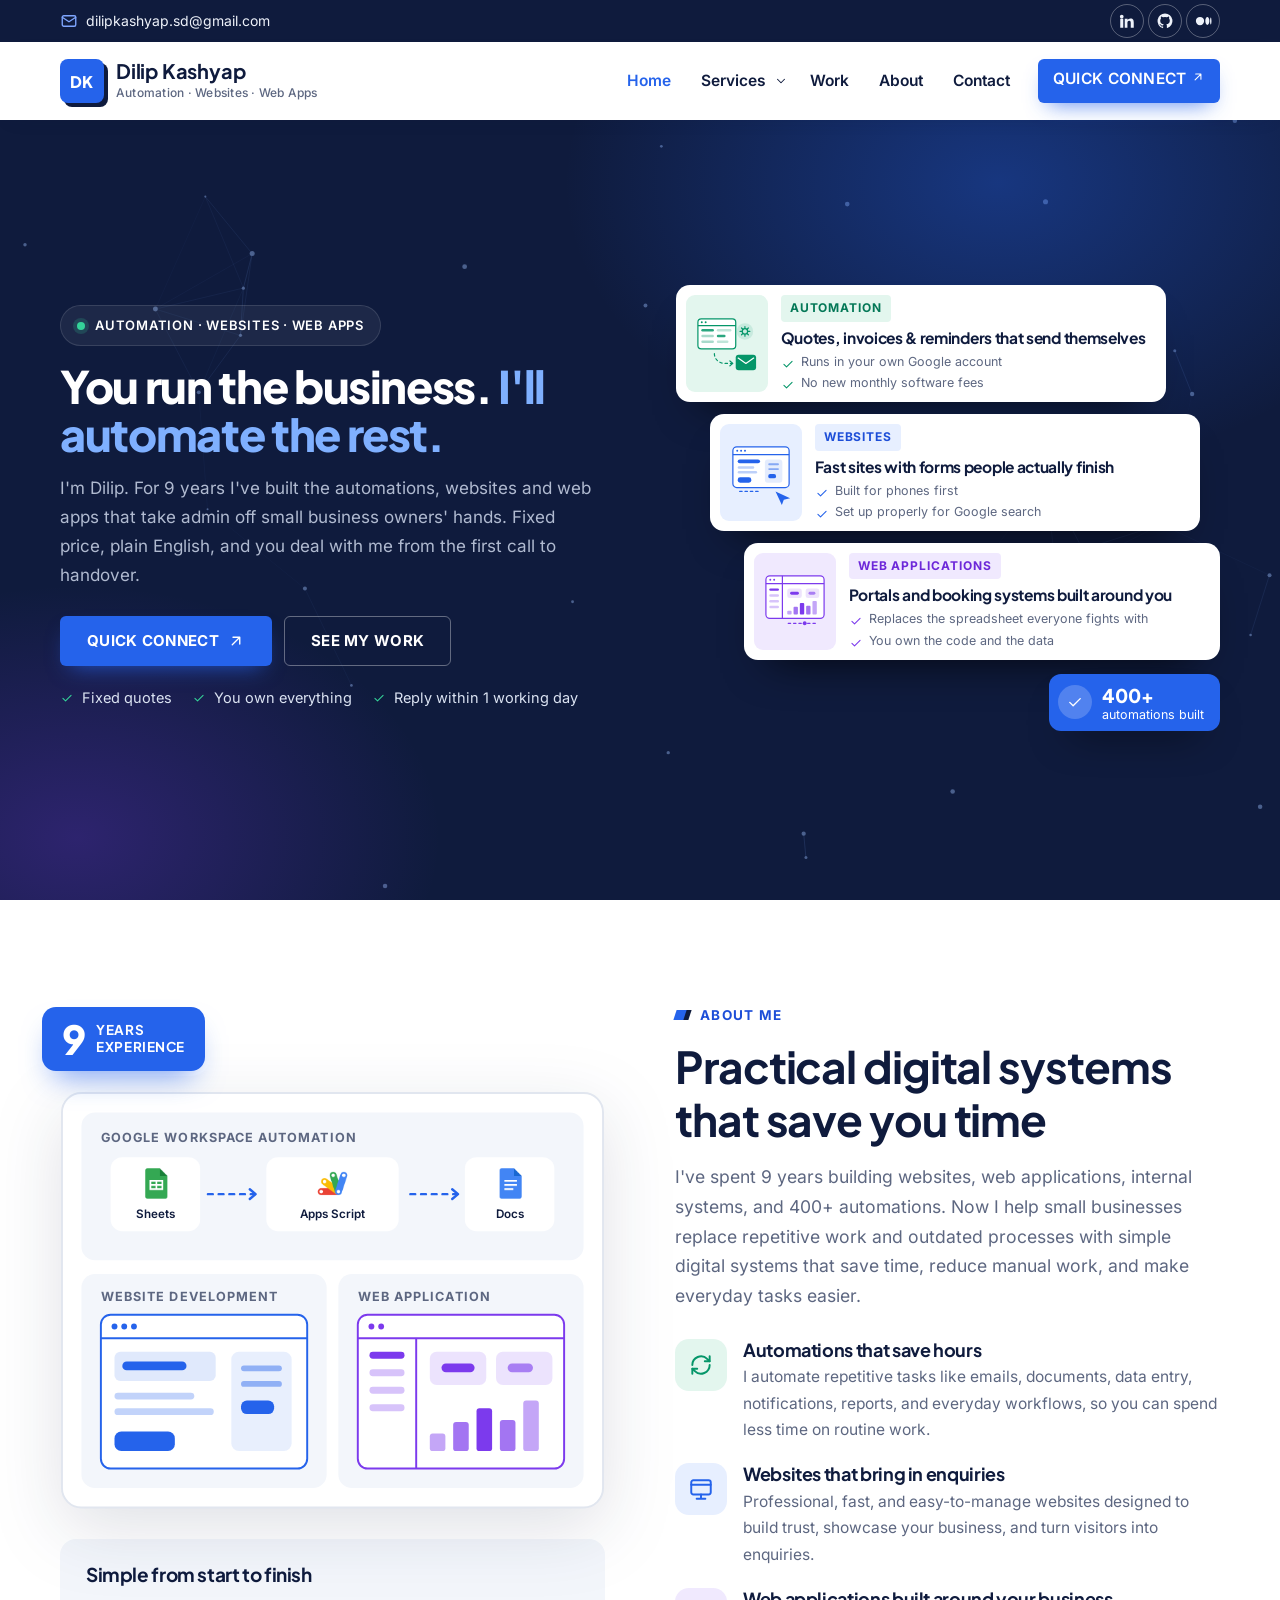
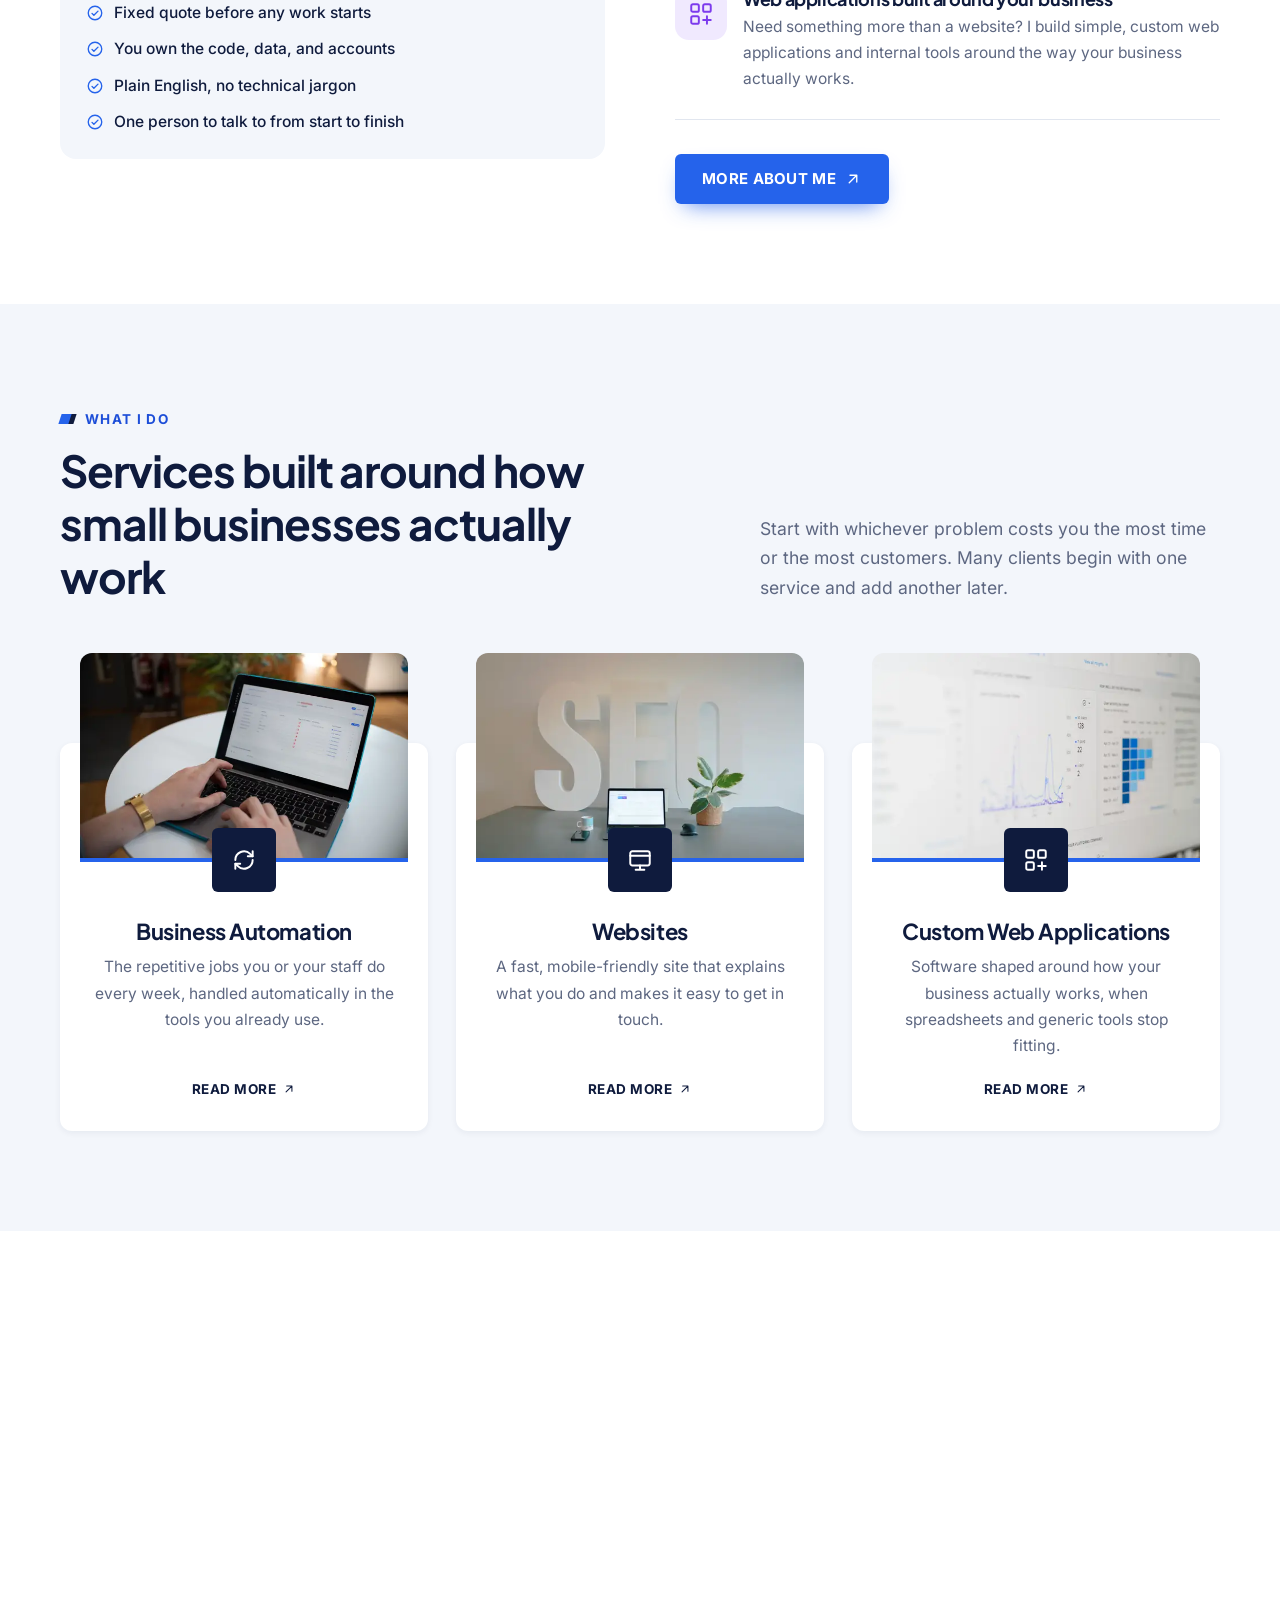
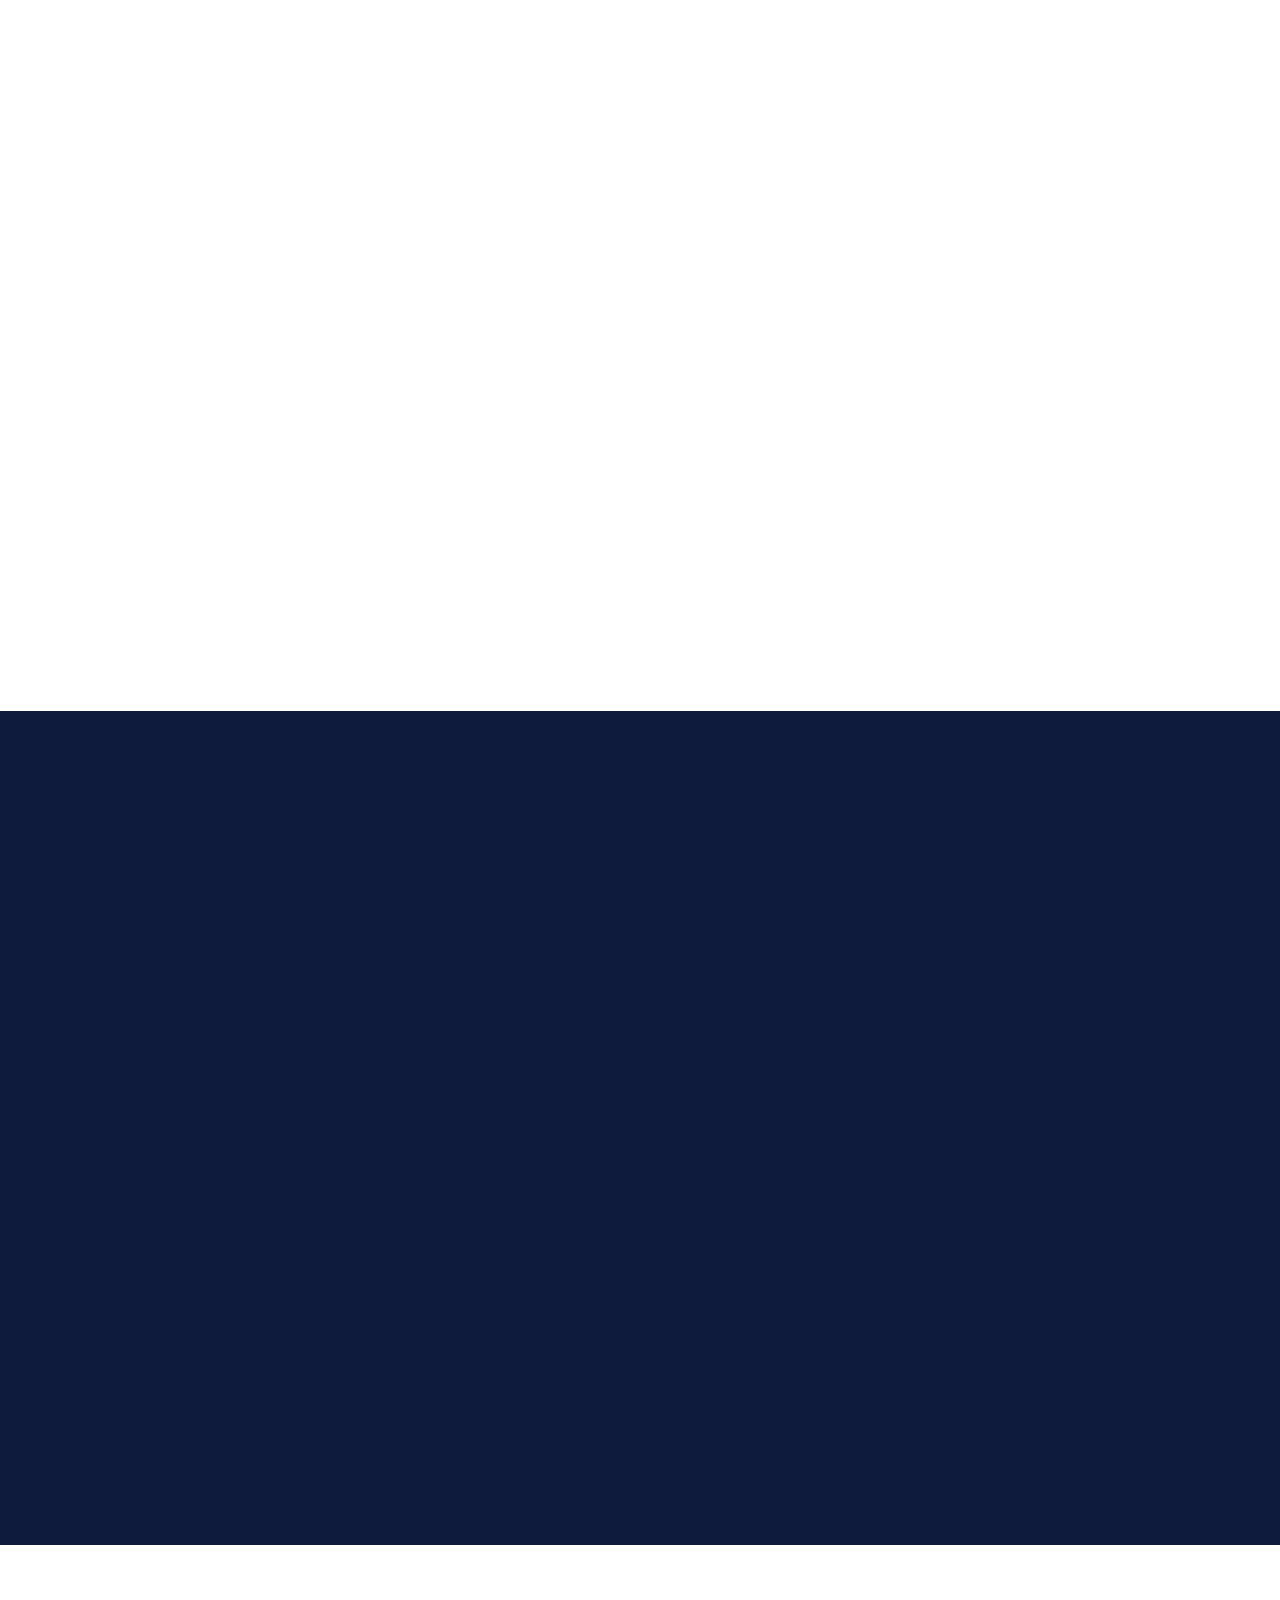
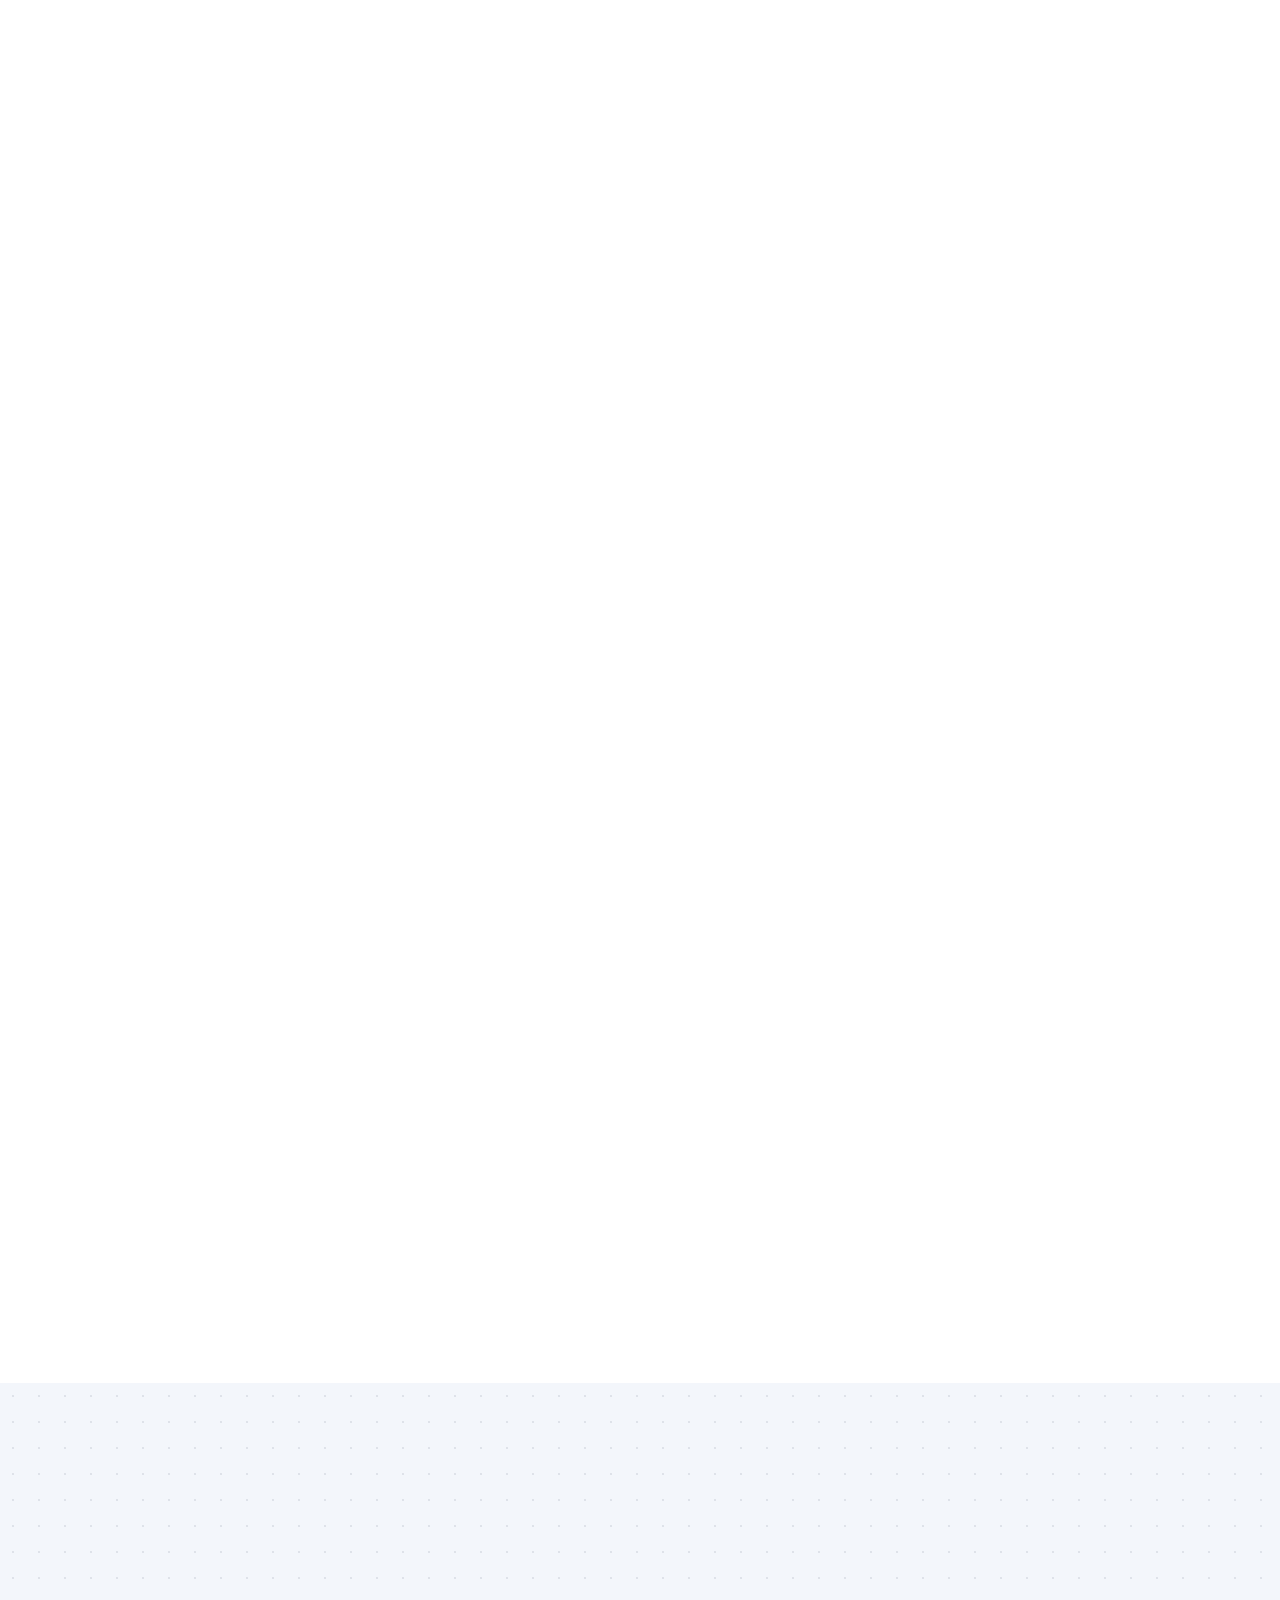
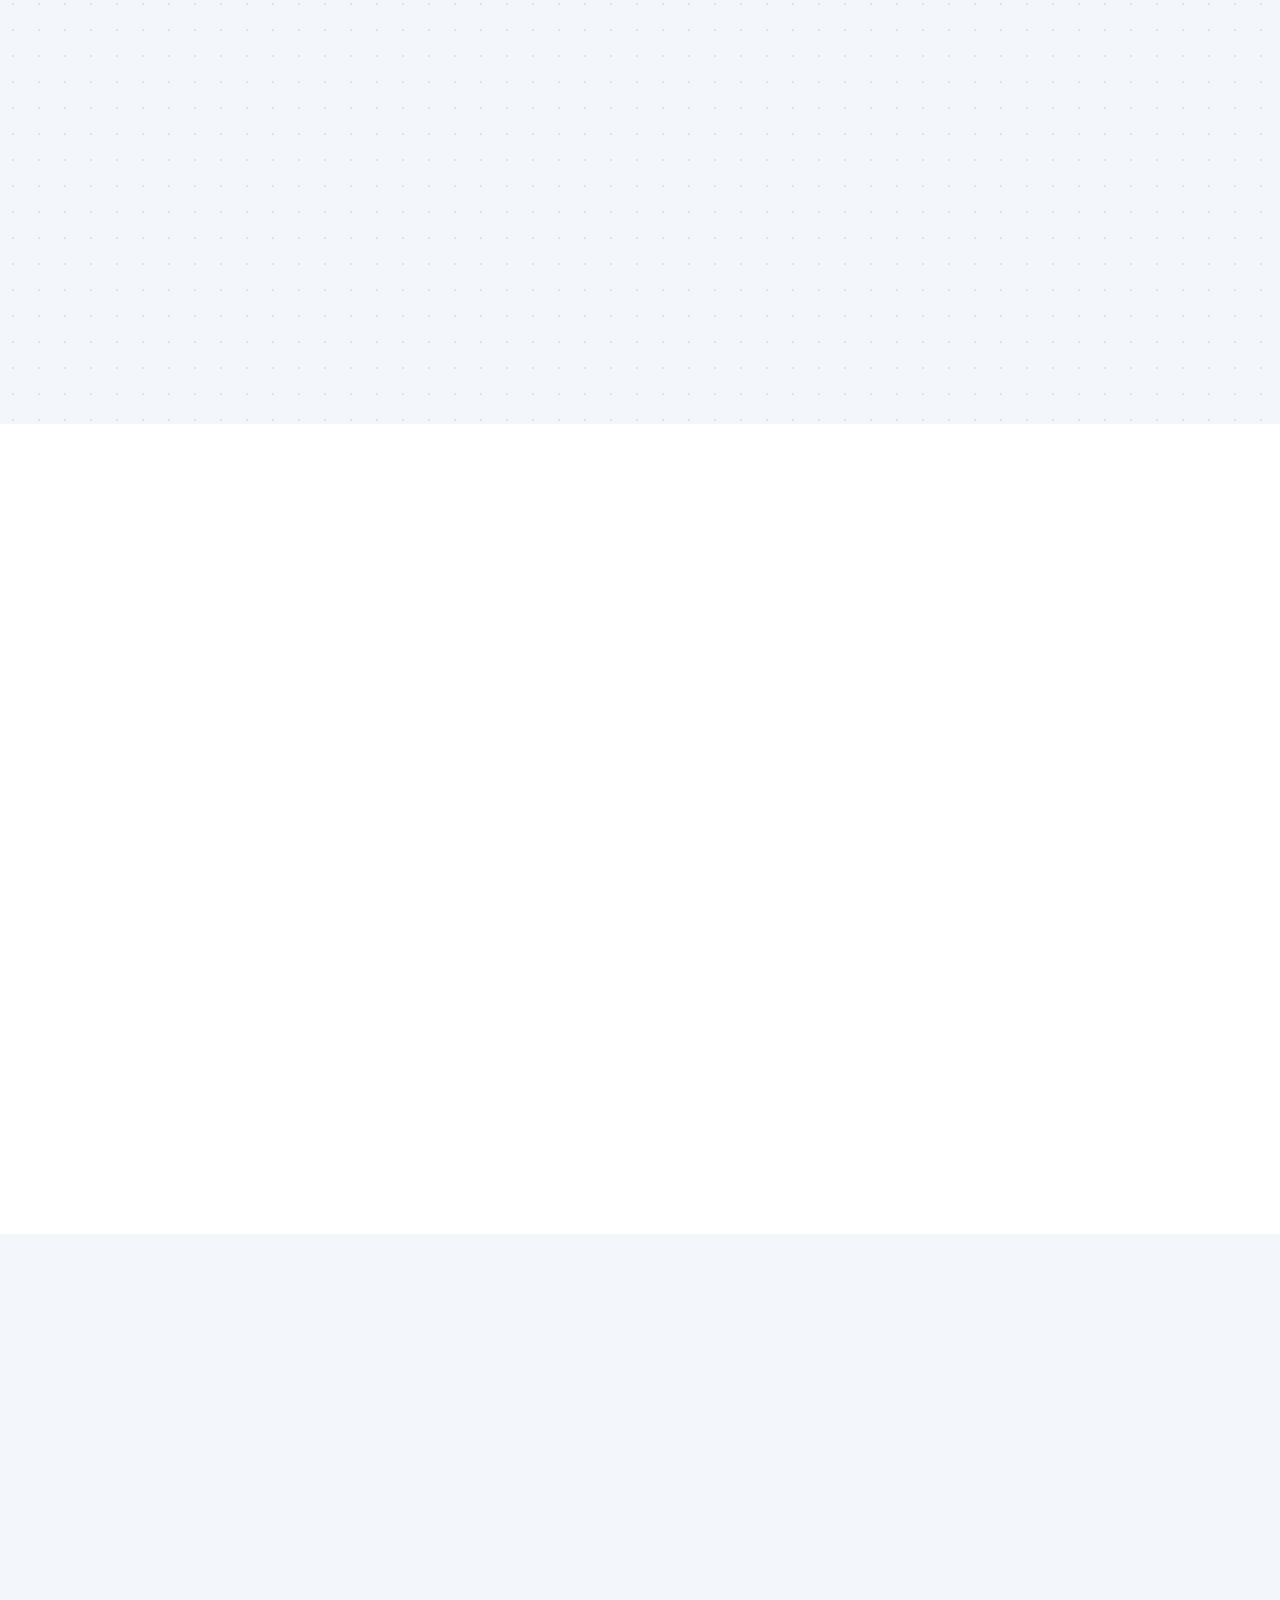
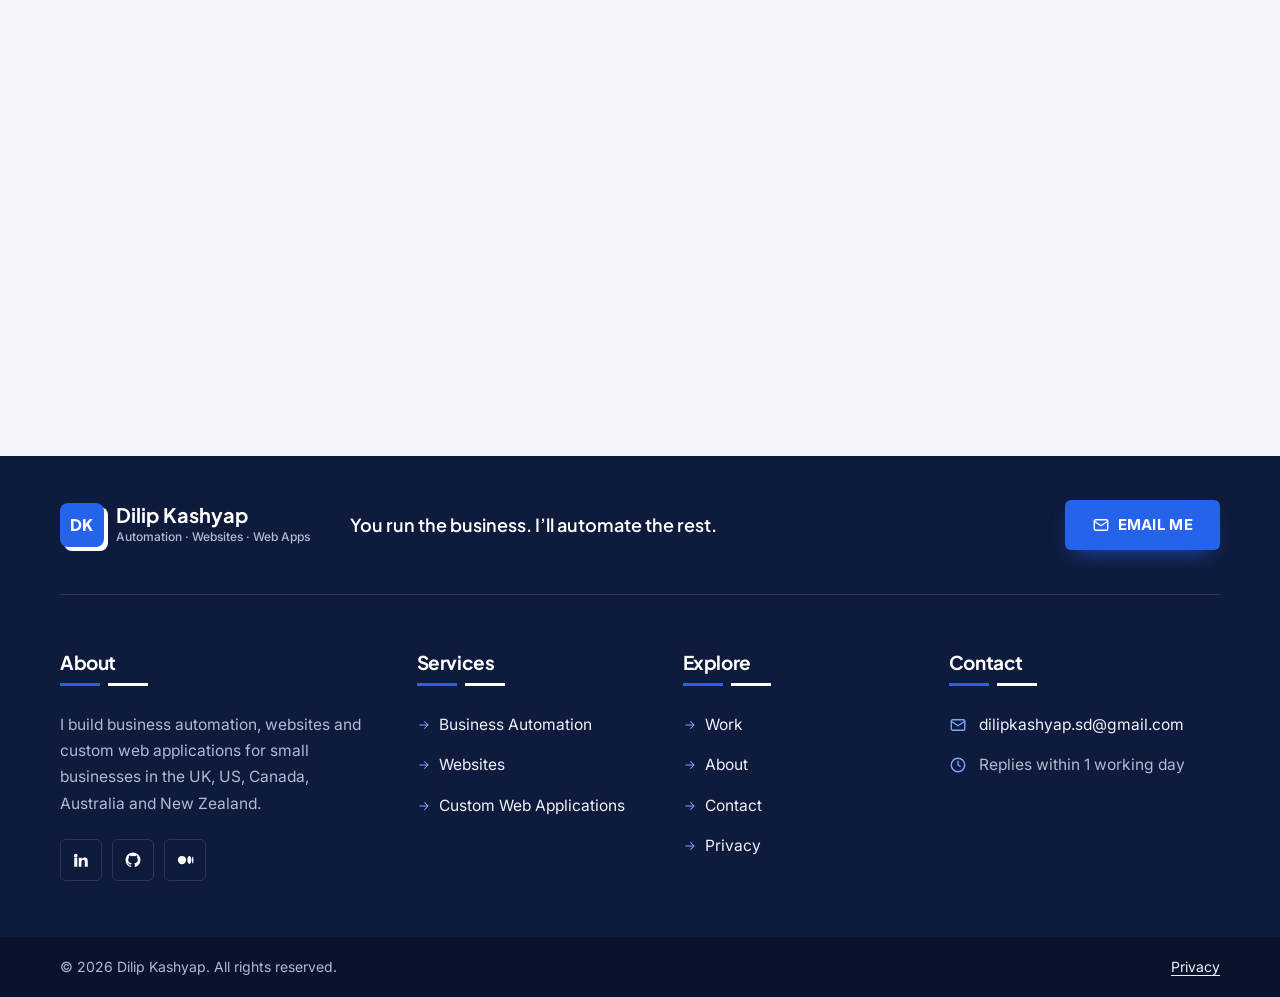
<file: index.html>
<!doctype html>
<html lang="en-GB">
<head>
<meta charset="utf-8">
<meta name="viewport" content="width=device-width, initial-scale=1">
<title>Dilip Kashyap · Full Stack Developer &amp; Business Automation</title>
<meta name="description" content="Websites, business automation and custom web apps for small businesses in the UK, US, Canada, Australia and NZ. 9 years' experience and fixed quotes.">
<link rel="canonical" href="https://dilipk15.github.io/">
<meta name="author" content="Dilip Kashyap">
<meta name="theme-color" content="#0b1220">
<meta property="og:type" content="website">
<meta property="og:site_name" content="Dilip Kashyap">
<meta property="og:title" content="Dilip Kashyap · Full Stack Developer &amp; Business Automation">
<meta property="og:description" content="Websites, business automation and custom web apps for small businesses in the UK, US, Canada, Australia and NZ. 9 years' experience and fixed quotes.">
<meta property="og:url" content="https://dilipk15.github.io/">
<meta property="og:image" content="https://dilipk15.github.io/assets/img/og.png">
<meta property="og:image:width" content="1200">
<meta property="og:image:height" content="630">
<meta property="og:locale" content="en_GB">
<meta name="twitter:card" content="summary_large_image">
<meta name="twitter:title" content="Dilip Kashyap · Full Stack Developer &amp; Business Automation">
<meta name="twitter:description" content="Websites, business automation and custom web apps for small businesses in the UK, US, Canada, Australia and NZ. 9 years' experience and fixed quotes.">
<meta name="twitter:image" content="https://dilipk15.github.io/assets/img/og.png">
<link rel="icon" href="/favicon.svg" type="image/svg+xml">
<script>document.documentElement.classList.add('js')</script>
<link rel="preload" href="/assets/fonts/inter-latin.woff2" as="font" type="font/woff2" crossorigin>
<link rel="preload" href="/assets/fonts/jakarta-latin.woff2" as="font" type="font/woff2" crossorigin>
<link rel="stylesheet" href="/assets/css/styles.css">
<link rel="alternate" type="text/plain" href="/llms.txt" title="Site summary for AI assistants">
<script type="application/ld+json">{"@context":"https://schema.org","@graph":[{"@type":"WebSite","@id":"https://dilipk15.github.io/#website","url":"https://dilipk15.github.io/","name":"Dilip Kashyap","description":"Dilip Kashyap is a software developer based in India, with 9 years of experience. He builds business automation (including Google Workspace and Apps Script), websites and custom web applications for small businesses in the UK, US, Canada, Australia and New Zealand. Projects are quoted at a fixed price, and clients own all code and data.","inLanguage":"en-GB","publisher":{"@id":"https://dilipk15.github.io/#business"}},{"@type":"Person","@id":"https://dilipk15.github.io/#person","name":"Dilip Kashyap","jobTitle":"Automation and full stack developer for small businesses","url":"https://dilipk15.github.io/about/","email":"mailto:dilipkashyap.sd@gmail.com","address":{"@type":"PostalAddress","addressCountry":"IN"},"sameAs":["https://www.linkedin.com/in/dilipkashyapofficial/","https://dilipkashyap15.medium.com/","https://github.com/dilipk15"],"knowsAbout":["Web development","Business process automation","Google Apps Script","Google Workspace","PHP","Laravel","JavaScript","MySQL","Custom web applications"]},{"@type":"ProfessionalService","@id":"https://dilipk15.github.io/#business","name":"Dilip Kashyap: Automation, Websites & Web Apps","url":"https://dilipk15.github.io/","email":"dilipkashyap.sd@gmail.com","description":"Dilip Kashyap is a software developer based in India, with 9 years of experience. He builds business automation (including Google Workspace and Apps Script), websites and custom web applications for small businesses in the UK, US, Canada, Australia and New Zealand. Projects are quoted at a fixed price, and clients own all code and data.","founder":{"@id":"https://dilipk15.github.io/#person"},"address":{"@type":"PostalAddress","addressCountry":"IN"},"areaServed":[{"@type":"Country","name":"United Kingdom"},{"@type":"Country","name":"United States"},{"@type":"Country","name":"Canada"},{"@type":"Country","name":"Australia"},{"@type":"Country","name":"New Zealand"}],"sameAs":["https://www.linkedin.com/in/dilipkashyapofficial/","https://dilipkashyap15.medium.com/","https://github.com/dilipk15"],"hasOfferCatalog":{"@type":"OfferCatalog","name":"Services","itemListElement":[{"@type":"Offer","itemOffered":{"@type":"Service","name":"Business Automation","url":"https://dilipk15.github.io/services/automation/"}},{"@type":"Offer","itemOffered":{"@type":"Service","name":"Websites","url":"https://dilipk15.github.io/services/websites/"}},{"@type":"Offer","itemOffered":{"@type":"Service","name":"Custom Web Applications","url":"https://dilipk15.github.io/services/web-applications/"}}]}},{"@type":"WebPage","@id":"https://dilipk15.github.io/#webpage","url":"https://dilipk15.github.io/","name":"Dilip Kashyap · Full Stack Developer & Business Automation","description":"Websites, business automation and custom web apps for small businesses in the UK, US, Canada, Australia and NZ. 9 years' experience and fixed quotes.","isPartOf":{"@id":"https://dilipk15.github.io/#website"},"about":{"@id":"https://dilipk15.github.io/#business"}},{"@type":"FAQPage","@id":"https://dilipk15.github.io/#faq","mainEntity":[{"@type":"Question","name":"How much does a project cost?","acceptedAnswer":{"@type":"Answer","text":"It depends on the scope, so I give a fixed price after a short call rather than a vague range. You always know the full price before agreeing to anything."}},{"@type":"Question","name":"You're in India. How does working together work?","acceptedAnswer":{"@type":"Answer","text":"We talk over video call and email. I'm available during UK afternoons, US mornings and Australian afternoons, and can arrange other times when needed."}},{"@type":"Question","name":"Who owns the website, code and data?","acceptedAnswer":{"@type":"Answer","text":"You do. Everything is set up in your own accounts where possible, and all code and documentation are handed over when the project is paid."}},{"@type":"Question","name":"What happens after the project is finished?","acceptedAnswer":{"@type":"Answer","text":"You get 30 days of free fixes. After that you can come back for changes whenever you need them, or ask about a small monthly support plan."}},{"@type":"Question","name":"Do I need to use Google Workspace?","acceptedAnswer":{"@type":"Answer","text":"No. Automations are often built on Google Workspace because many small businesses already use it, but websites and web applications work with whatever email and office tools you use."}}]}]}</script>
</head>
<body>

<a class="skip-link" href="#main">Skip to content</a>
<div class="topbar">
  <div class="wrap topbar-inner">
    <ul class="topbar-info">
      <li><a href="mailto:dilipkashyap.sd@gmail.com"><svg class="icon-sm" viewBox="0 0 24 24" fill="none" stroke="currentColor" stroke-width="1.8" stroke-linecap="round" stroke-linejoin="round" aria-hidden="true"><rect x="3" y="5" width="18" height="14" rx="2"/><path d="m3 7 9 6 9-6"/></svg> dilipkashyap.sd@gmail.com</a></li>
    </ul>
    <div class="topbar-social">
      <a class="" href="https://www.linkedin.com/in/dilipkashyapofficial/" target="_blank" rel="noopener" aria-label="LinkedIn (opens in a new tab)"><svg class="icon-sm brand-icon" viewBox="0 0 24 24" fill="none" stroke="currentColor" stroke-width="1.8" stroke-linecap="round" stroke-linejoin="round" aria-hidden="true"><path d="M4.98 3.5a2.5 2.5 0 1 1 0 5 2.5 2.5 0 0 1 0-5M3 9h4v12H3zM9 9h3.8v1.7h.05c.53-.95 1.83-1.95 3.77-1.95C20.5 8.75 21 11.2 21 14.1V21h-4v-6.1c0-1.45-.03-3.32-2.05-3.32-2.05 0-2.37 1.58-2.37 3.21V21H9z"/></svg></a>
      <a class="" href="https://github.com/dilipk15" target="_blank" rel="noopener" aria-label="GitHub (opens in a new tab)"><svg class="icon-sm brand-icon" viewBox="0 0 24 24" fill="none" stroke="currentColor" stroke-width="1.8" stroke-linecap="round" stroke-linejoin="round" aria-hidden="true"><path d="M12 2a10 10 0 0 0-3.16 19.49c.5.09.68-.22.68-.48l-.01-1.7c-2.78.6-3.37-1.34-3.37-1.34-.45-1.16-1.11-1.47-1.11-1.47-.91-.62.07-.61.07-.61 1 .07 1.53 1.03 1.53 1.03.9 1.53 2.36 1.09 2.94.83.09-.65.35-1.09.63-1.34-2.22-.25-4.56-1.11-4.56-4.95 0-1.09.39-1.99 1.03-2.69-.1-.25-.45-1.27.1-2.65 0 0 .84-.27 2.75 1.03a9.5 9.5 0 0 1 5 0c1.91-1.3 2.75-1.03 2.75-1.03.55 1.38.2 2.4.1 2.65.64.7 1.03 1.6 1.03 2.69 0 3.85-2.34 4.7-4.57 4.94.36.31.68.92.68 1.85l-.01 2.75c0 .27.18.58.69.48A10 10 0 0 0 12 2"/></svg></a>
      <a class="" href="https://dilipkashyap15.medium.com/" target="_blank" rel="noopener" aria-label="Medium (opens in a new tab)"><svg class="icon-sm brand-icon" viewBox="0 0 24 24" fill="none" stroke="currentColor" stroke-width="1.8" stroke-linecap="round" stroke-linejoin="round" aria-hidden="true"><path d="M2.5 12a5.5 5.5 0 1 1 11 0 5.5 5.5 0 0 1-11 0M15.1 12c0-2.9 1.2-5.2 2.7-5.2s2.7 2.3 2.7 5.2-1.2 5.2-2.7 5.2-2.7-2.3-2.7-5.2M21.4 12c0-2.6.43-4.7.96-4.7s.96 2.1.96 4.7-.43 4.7-.96 4.7-.96-2.1-.96-4.7"/></svg></a></div>
  </div>
</div>
<header class="site-header">
  <div class="wrap header-inner">
    <a class="brand" href="/"><span class="brand-mark" aria-hidden="true">DK</span><span class="brand-text">Dilip Kashyap<small>Automation · Websites · Web Apps</small></span></a>
    <button type="button" class="menu-toggle" aria-expanded="false" aria-controls="site-nav">
      <span class="menu-icon" aria-hidden="true"></span><span class="visually-hidden">Menu</span>
    </button>
    <nav id="site-nav" class="site-nav" aria-label="Main">
      <ul class="nav-list">
        <li><a href="/" aria-current="page">Home</a></li>
        <li class="has-sub">
          <a href="/services/">Services</a>
          <button type="button" class="sub-toggle" aria-expanded="false" aria-controls="sub-services"><span class="visually-hidden">Show services</span><svg class="icon-xs" viewBox="0 0 24 24" fill="none" stroke="currentColor" stroke-width="1.8" stroke-linecap="round" stroke-linejoin="round" aria-hidden="true"><path d="m6 9 6 6 6-6"/></svg></button>
          <ul class="sub-menu" id="sub-services">
            <li><a href="/services/automation/">Business Automation</a></li><li><a href="/services/websites/">Websites</a></li><li><a href="/services/web-applications/">Custom Web Applications</a></li>
          </ul>
        </li>
        <li><a href="/#work">Work</a></li>
        <li><a href="/about/">About</a></li>
        <li><a href="/contact/">Contact</a></li>
        <li class="nav-cta"><a class="btn btn-primary btn-small" href="/contact/">Quick Connect <svg class="icon-xs" viewBox="0 0 24 24" fill="none" stroke="currentColor" stroke-width="1.8" stroke-linecap="round" stroke-linejoin="round" aria-hidden="true"><path d="M7 17 17 7M8 7h9v9"/></svg></a></li>
      </ul>
    </nav>
  </div>
</header>
<main id="main">

<header class="hero">
  <canvas class="hero-net" id="hero-net" aria-hidden="true"></canvas>
  <div class="hero-glow" aria-hidden="true"></div>
  <div class="wrap hero-grid">
    <div class="hero-copy">
      <p class="status-pill"><span class="dot" aria-hidden="true"></span>Automation · Websites · Web Apps</p>
      <h1>You run the business.<span> I'll automate the rest.</span></h1>
      <p class="lead">I'm Dilip. For 9 years I've built the automations, websites and web apps that take admin off small business owners' hands. Fixed price, plain English, and you deal with me from the first call to handover.</p>
      <div class="hero-actions">
        <a class="btn btn-primary" href="/contact/">Quick Connect <svg class="icon-sm" viewBox="0 0 24 24" fill="none" stroke="currentColor" stroke-width="1.8" stroke-linecap="round" stroke-linejoin="round" aria-hidden="true"><path d="M7 17 17 7M8 7h9v9"/></svg></a>
        <a class="btn btn-ghost-light" href="#work">See my work</a>
      </div>
      <ul class="hero-points">
        <li><svg class="icon-xs" viewBox="0 0 24 24" fill="none" stroke="currentColor" stroke-width="1.8" stroke-linecap="round" stroke-linejoin="round" aria-hidden="true"><path d="m5 12.5 4.5 4.5L19 7.5"/></svg> Fixed quotes</li>
        <li><svg class="icon-xs" viewBox="0 0 24 24" fill="none" stroke="currentColor" stroke-width="1.8" stroke-linecap="round" stroke-linejoin="round" aria-hidden="true"><path d="m5 12.5 4.5 4.5L19 7.5"/></svg> You own everything</li>
        <li><svg class="icon-xs" viewBox="0 0 24 24" fill="none" stroke="currentColor" stroke-width="1.8" stroke-linecap="round" stroke-linejoin="round" aria-hidden="true"><path d="m5 12.5 4.5 4.5L19 7.5"/></svg> Reply within 1 working day</li>
      </ul>
    </div>
    <div class="hero-packs" aria-label="What I build">
      <article class="pack-card cat-automation">
        <div class="pack-art"><svg class="art" viewBox="0 0 132 132" role="img" aria-label="A spreadsheet that sends an email by itself">
    <rect x="6" y="14" width="78" height="62" rx="7" fill="#fff" stroke="var(--c)" stroke-width="2.5"/>
    <path d="M6 28h78" stroke="var(--c)" stroke-width="2.5"/>
    <circle cx="14" cy="21" r="2" fill="var(--c)"/><circle cx="22" cy="21" r="2" fill="var(--c)"/>
    <rect x="13" y="35" width="26" height="5" rx="2.5" fill="var(--c)" opacity=".85"/>
    <rect x="45" y="35" width="30" height="5" rx="2.5" fill="var(--c)" opacity=".25"/>
    <rect x="13" y="47" width="26" height="5" rx="2.5" fill="var(--c)" opacity=".35"/>
    <rect x="45" y="47" width="18" height="5" rx="2.5" fill="var(--c)" opacity=".85"/>
    <rect x="13" y="59" width="26" height="5" rx="2.5" fill="var(--c)" opacity=".35"/>
    <rect x="45" y="59" width="24" height="5" rx="2.5" fill="var(--c)" opacity=".25"/>
    <path d="M40 86c0 12 10 20 22 20h14" fill="none" stroke="var(--c)" stroke-width="2.5" stroke-linecap="round" stroke-dasharray="5 6"/>
    <path d="M72 101l6 5-6 5" fill="none" stroke="var(--c)" stroke-width="2.5" stroke-linecap="round" stroke-linejoin="round"/>
    <rect x="84" y="88" width="42" height="32" rx="6" fill="var(--c)"/>
    <path d="M89 95l16 11 16-11" fill="none" stroke="#fff" stroke-width="2.5" stroke-linecap="round" stroke-linejoin="round"/>
    <circle cx="103" cy="40" r="17" fill="var(--c)" opacity=".12"/>
    <path d="M103 30v4M103 46v4M93 40h4M109 40h4M96 33l3 3M107 44l3 3M96 47l3-3M107 36l3-3" stroke="var(--c)" stroke-width="2.5" stroke-linecap="round"/>
    <circle cx="103" cy="40" r="5.5" fill="none" stroke="var(--c)" stroke-width="2.5"/>
  </svg></div>
        <div class="pack-body">
          <span class="pack-tag">Automation</span>
          <h2 class="pack-title">Quotes, invoices &amp; reminders that send themselves</h2>
          <ul class="pack-points"><li><svg class="icon-xs" viewBox="0 0 24 24" fill="none" stroke="currentColor" stroke-width="1.8" stroke-linecap="round" stroke-linejoin="round" aria-hidden="true"><path d="m5 12.5 4.5 4.5L19 7.5"/></svg>Runs in your own Google account</li><li><svg class="icon-xs" viewBox="0 0 24 24" fill="none" stroke="currentColor" stroke-width="1.8" stroke-linecap="round" stroke-linejoin="round" aria-hidden="true"><path d="m5 12.5 4.5 4.5L19 7.5"/></svg>No new monthly software fees</li></ul>
        </div>
      </article>
      <article class="pack-card cat-website">
        <div class="pack-art"><svg class="art" viewBox="0 0 132 132" role="img" aria-label="A website page with a contact form">
    <rect x="8" y="12" width="116" height="84" rx="8" fill="#fff" stroke="var(--c)" stroke-width="2.5"/>
    <path d="M8 28h116" stroke="var(--c)" stroke-width="2.5"/>
    <circle cx="17" cy="20" r="2" fill="var(--c)"/><circle cx="25" cy="20" r="2" fill="var(--c)"/><circle cx="33" cy="20" r="2" fill="var(--c)"/>
    <rect x="18" y="38" width="46" height="8" rx="4" fill="var(--c)"/>
    <rect x="18" y="52" width="34" height="5" rx="2.5" fill="var(--c)" opacity=".3"/>
    <rect x="18" y="62" width="40" height="5" rx="2.5" fill="var(--c)" opacity=".3"/>
    <rect x="18" y="75" width="28" height="11" rx="5" fill="var(--c)"/>
    <rect x="74" y="38" width="36" height="48" rx="6" fill="var(--c)" opacity=".12"/>
    <rect x="81" y="46" width="22" height="4" rx="2" fill="var(--c)" opacity=".5"/>
    <rect x="81" y="56" width="22" height="4" rx="2" fill="var(--c)" opacity=".5"/>
    <rect x="81" y="68" width="16" height="9" rx="4" fill="var(--c)"/>
    <path d="M96 104l30 14-13 3-4 11z" fill="var(--c)"/>
    <path d="M22 104h44" stroke="var(--c)" stroke-width="2.5" stroke-linecap="round" stroke-dasharray="5 6"/>
  </svg></div>
        <div class="pack-body">
          <span class="pack-tag">Websites</span>
          <h2 class="pack-title">Fast sites with forms people actually finish</h2>
          <ul class="pack-points"><li><svg class="icon-xs" viewBox="0 0 24 24" fill="none" stroke="currentColor" stroke-width="1.8" stroke-linecap="round" stroke-linejoin="round" aria-hidden="true"><path d="m5 12.5 4.5 4.5L19 7.5"/></svg>Built for phones first</li><li><svg class="icon-xs" viewBox="0 0 24 24" fill="none" stroke="currentColor" stroke-width="1.8" stroke-linecap="round" stroke-linejoin="round" aria-hidden="true"><path d="m5 12.5 4.5 4.5L19 7.5"/></svg>Set up properly for Google search</li></ul>
        </div>
      </article>
      <article class="pack-card cat-webapp">
        <div class="pack-art"><svg class="art" viewBox="0 0 132 132" role="img" aria-label="A web application dashboard">
    <rect x="6" y="14" width="120" height="88" rx="8" fill="#fff" stroke="var(--c)" stroke-width="2.5"/>
    <path d="M40 14v88M6 30h120" stroke="var(--c)" stroke-width="2.5"/>
    <circle cx="15" cy="22" r="2" fill="var(--c)"/><circle cx="23" cy="22" r="2" fill="var(--c)"/>
    <rect x="13" y="40" width="20" height="5" rx="2.5" fill="var(--c)"/>
    <rect x="13" y="52" width="20" height="5" rx="2.5" fill="var(--c)" opacity=".3"/>
    <rect x="13" y="64" width="20" height="5" rx="2.5" fill="var(--c)" opacity=".3"/>
    <rect x="13" y="76" width="20" height="5" rx="2.5" fill="var(--c)" opacity=".3"/>
    <rect x="50" y="40" width="30" height="20" rx="5" fill="var(--c)" opacity=".14"/>
    <rect x="88" y="40" width="28" height="20" rx="5" fill="var(--c)" opacity=".14"/>
    <rect x="56" y="47" width="18" height="6" rx="3" fill="var(--c)"/>
    <rect x="94" y="47" width="14" height="6" rx="3" fill="var(--c)" opacity=".6"/>
    <rect x="50" y="86" width="9" height="8" rx="2" fill="var(--c)" opacity=".45"/>
    <rect x="63" y="78" width="9" height="16" rx="2" fill="var(--c)" opacity=".7"/>
    <rect x="76" y="70" width="9" height="24" rx="2" fill="var(--c)"/>
    <rect x="89" y="76" width="9" height="18" rx="2" fill="var(--c)" opacity=".7"/>
    <rect x="102" y="66" width="9" height="28" rx="2" fill="var(--c)" opacity=".45"/>
    <path d="M52 112h28M92 112h18" stroke="var(--c)" stroke-width="2.5" stroke-linecap="round" stroke-dasharray="5 6"/>
    <circle cx="86" cy="112" r="4" fill="var(--c)"/>
  </svg></div>
        <div class="pack-body">
          <span class="pack-tag">Web Applications</span>
          <h2 class="pack-title">Portals and booking systems built around you</h2>
          <ul class="pack-points"><li><svg class="icon-xs" viewBox="0 0 24 24" fill="none" stroke="currentColor" stroke-width="1.8" stroke-linecap="round" stroke-linejoin="round" aria-hidden="true"><path d="m5 12.5 4.5 4.5L19 7.5"/></svg>Replaces the spreadsheet everyone fights with</li><li><svg class="icon-xs" viewBox="0 0 24 24" fill="none" stroke="currentColor" stroke-width="1.8" stroke-linecap="round" stroke-linejoin="round" aria-hidden="true"><path d="m5 12.5 4.5 4.5L19 7.5"/></svg>You own the code and the data</li></ul>
        </div>
      </article>
      <div class="float-card">
        <span class='round-icon solid'><svg class="icon-sm" viewBox="0 0 24 24" fill="none" stroke="currentColor" stroke-width="1.8" stroke-linecap="round" stroke-linejoin="round" aria-hidden="true"><path d="m5 12.5 4.5 4.5L19 7.5"/></svg></span>
        <div><strong>400+</strong><span>automations built</span></div>
      </div>
    </div>
  </div>
</header>

<section class="section" id="about">
  <div class="wrap about-grid">
    <div class="about-visual">
      <div class="build-frame">
        <svg class="art-frame" viewBox="0 0 560 430" role="img" aria-label="What I build: a Google Workspace automation connecting Sheets, Apps Script and Docs, a website, and a web application">
    <rect x="2" y="2" width="556" height="426" rx="20" fill="#fff" stroke="var(--line)" stroke-width="2"/>

    <!-- 1. Google Workspace connection -->
    <rect x="22" y="22" width="516" height="152" rx="14" fill="#f3f6fb"/>
    <text x="42" y="52" font-family="Inter, Arial, sans-serif" font-size="13" font-weight="700" letter-spacing="1.1" fill="#5d6781">GOOGLE WORKSPACE AUTOMATION</text>
    <rect x="52" y="68" width="92" height="76" rx="12" fill="#fff"/>
    <image href="/assets/img/tools/sheets.png" x="82" y="78" width="34" height="34"/>
    <text x="98" y="130" text-anchor="middle" font-family="Inter, Arial, sans-serif" font-size="12" font-weight="600" fill="#0f1b3d">Sheets</text>
    <path d="M152 106h48" stroke="#2563eb" stroke-width="2.5" stroke-linecap="round" stroke-dasharray="5 6"/>
    <path d="M195 101l6 5-6 5" fill="none" stroke="#2563eb" stroke-width="2.5" stroke-linecap="round" stroke-linejoin="round"/>
    <rect x="212" y="68" width="136" height="76" rx="12" fill="#fff"/>
    <image href="/assets/img/tools/apps-script.png" x="263" y="78" width="34" height="34"/>
    <text x="280" y="130" text-anchor="middle" font-family="Inter, Arial, sans-serif" font-size="12" font-weight="600" fill="#0f1b3d">Apps Script</text>
    <path d="M360 106h48" stroke="#2563eb" stroke-width="2.5" stroke-linecap="round" stroke-dasharray="5 6"/>
    <path d="M403 101l6 5-6 5" fill="none" stroke="#2563eb" stroke-width="2.5" stroke-linecap="round" stroke-linejoin="round"/>
    <rect x="416" y="68" width="92" height="76" rx="12" fill="#fff"/>
    <image href="/assets/img/tools/docs.png" x="446" y="78" width="34" height="34"/>
    <text x="462" y="130" text-anchor="middle" font-family="Inter, Arial, sans-serif" font-size="12" font-weight="600" fill="#0f1b3d">Docs</text>

    <!-- 2. Website development -->
    <rect x="22" y="188" width="252" height="220" rx="14" fill="#f3f6fb"/>
    <text x="42" y="216" font-family="Inter, Arial, sans-serif" font-size="13" font-weight="700" letter-spacing="1.1" fill="#5d6781">WEBSITE DEVELOPMENT</text>
    <rect x="42" y="230" width="212" height="158" rx="10" fill="#fff" stroke="#2563eb" stroke-width="2"/>
    <path d="M42 254h212" stroke="#2563eb" stroke-width="2"/>
    <circle cx="56" cy="242" r="3" fill="#2563eb"/><circle cx="66" cy="242" r="3" fill="#2563eb"/><circle cx="76" cy="242" r="3" fill="#2563eb"/>
    <rect x="56" y="268" width="104" height="30" rx="6" fill="#2563eb" opacity=".14"/>
    <rect x="64" y="278" width="66" height="9" rx="4.5" fill="#2563eb"/>
    <rect x="56" y="310" width="82" height="7" rx="3.5" fill="#2563eb" opacity=".28"/>
    <rect x="56" y="326" width="102" height="7" rx="3.5" fill="#2563eb" opacity=".28"/>
    <rect x="56" y="350" width="62" height="20" rx="7" fill="#2563eb"/>
    <rect x="176" y="268" width="62" height="102" rx="8" fill="#2563eb" opacity=".1"/>
    <rect x="186" y="282" width="42" height="6" rx="3" fill="#2563eb" opacity=".45"/>
    <rect x="186" y="298" width="42" height="6" rx="3" fill="#2563eb" opacity=".45"/>
    <rect x="186" y="318" width="34" height="14" rx="6" fill="#2563eb"/>

    <!-- 3. Web application -->
    <rect x="286" y="188" width="252" height="220" rx="14" fill="#f3f6fb"/>
    <text x="306" y="216" font-family="Inter, Arial, sans-serif" font-size="13" font-weight="700" letter-spacing="1.1" fill="#5d6781">WEB APPLICATION</text>
    <rect x="306" y="230" width="212" height="158" rx="10" fill="#fff" stroke="#7c3aed" stroke-width="2"/>
    <path d="M306 254h212M366 254v134" stroke="#7c3aed" stroke-width="2"/>
    <circle cx="320" cy="242" r="3" fill="#7c3aed"/><circle cx="330" cy="242" r="3" fill="#7c3aed"/>
    <rect x="318" y="268" width="36" height="7" rx="3.5" fill="#7c3aed"/>
    <rect x="318" y="286" width="36" height="7" rx="3.5" fill="#7c3aed" opacity=".3"/>
    <rect x="318" y="304" width="36" height="7" rx="3.5" fill="#7c3aed" opacity=".3"/>
    <rect x="318" y="322" width="36" height="7" rx="3.5" fill="#7c3aed" opacity=".3"/>
    <rect x="380" y="268" width="58" height="34" rx="7" fill="#7c3aed" opacity=".14"/>
    <rect x="392" y="280" width="34" height="9" rx="4.5" fill="#7c3aed"/>
    <rect x="448" y="268" width="58" height="34" rx="7" fill="#7c3aed" opacity=".14"/>
    <rect x="460" y="280" width="26" height="9" rx="4.5" fill="#7c3aed" opacity=".6"/>
    <rect x="380" y="352" width="16" height="18" rx="3" fill="#7c3aed" opacity=".45"/>
    <rect x="404" y="340" width="16" height="30" rx="3" fill="#7c3aed" opacity=".7"/>
    <rect x="428" y="326" width="16" height="44" rx="3" fill="#7c3aed"/>
    <rect x="452" y="338" width="16" height="32" rx="3" fill="#7c3aed" opacity=".7"/>
    <rect x="476" y="318" width="16" height="52" rx="3" fill="#7c3aed" opacity=".45"/>
  </svg>
        <div class="exp-badge"><strong>9</strong><span>Years<br>Experience</span></div>
      </div>
      <div class="about-promise">
          <h3 class="about-sub">Simple from start to finish</h3>
          <ul class="tick-list">
            <li><svg class="icon-sm" viewBox="0 0 24 24" fill="none" stroke="currentColor" stroke-width="1.8" stroke-linecap="round" stroke-linejoin="round" aria-hidden="true"><circle cx="12" cy="12" r="9"/><path d="m8 12.5 2.5 2.5L16 9.5"/></svg> <span>Fixed quote before any work starts</span></li>
            <li><svg class="icon-sm" viewBox="0 0 24 24" fill="none" stroke="currentColor" stroke-width="1.8" stroke-linecap="round" stroke-linejoin="round" aria-hidden="true"><circle cx="12" cy="12" r="9"/><path d="m8 12.5 2.5 2.5L16 9.5"/></svg> <span>You own the code, data, and accounts</span></li>
            <li><svg class="icon-sm" viewBox="0 0 24 24" fill="none" stroke="currentColor" stroke-width="1.8" stroke-linecap="round" stroke-linejoin="round" aria-hidden="true"><circle cx="12" cy="12" r="9"/><path d="m8 12.5 2.5 2.5L16 9.5"/></svg> <span>Plain English, no technical jargon</span></li>
            <li><svg class="icon-sm" viewBox="0 0 24 24" fill="none" stroke="currentColor" stroke-width="1.8" stroke-linecap="round" stroke-linejoin="round" aria-hidden="true"><circle cx="12" cy="12" r="9"/><path d="m8 12.5 2.5 2.5L16 9.5"/></svg> <span>One person to talk to from start to finish</span></li>
          </ul>
      </div>
    </div>
    <div class="about-copy">
      <p class="eyebrow">About me</p>
      <h2 class="section-title">Practical digital systems that save you time</h2>
      <p class="section-lead">I've spent 9 years building websites, web applications, internal systems, and 400+ automations. Now I help small businesses replace repetitive work and outdated processes with simple digital systems that save time, reduce manual work, and make everyday tasks easier.</p>
      <ul class="about-services">
        <li class="cat-automation">
          <span class="line-icon"><svg class="icon" viewBox="0 0 24 24" fill="none" stroke="currentColor" stroke-width="1.8" stroke-linecap="round" stroke-linejoin="round" aria-hidden="true"><path d="M4 12a8 8 0 0 1 13.7-5.6L20 8.5"/><path d="M20 4v4.5h-4.5"/><path d="M20 12a8 8 0 0 1-13.7 5.6L4 15.5"/><path d="M4 20v-4.5h4.5"/></svg></span>
          <div>
            <h3>Automations that save hours</h3>
            <p>I automate repetitive tasks like emails, documents, data entry, notifications, reports, and everyday workflows, so you can spend less time on routine work.</p>
          </div>
        </li>
        <li class="cat-website">
          <span class="line-icon"><svg class="icon" viewBox="0 0 24 24" fill="none" stroke="currentColor" stroke-width="1.8" stroke-linecap="round" stroke-linejoin="round" aria-hidden="true"><rect x="3" y="4" width="18" height="13" rx="2"/><path d="M3 8h18M8 21h8M12 17v4"/></svg></span>
          <div>
            <h3>Websites that bring in enquiries</h3>
            <p>Professional, fast, and easy-to-manage websites designed to build trust, showcase your business, and turn visitors into enquiries.</p>
          </div>
        </li>
        <li class="cat-webapp">
          <span class="line-icon"><svg class="icon" viewBox="0 0 24 24" fill="none" stroke="currentColor" stroke-width="1.8" stroke-linecap="round" stroke-linejoin="round" aria-hidden="true"><rect x="3" y="3" width="7" height="7" rx="1.5"/><rect x="14" y="3" width="7" height="7" rx="1.5"/><rect x="3" y="14" width="7" height="7" rx="1.5"/><path d="M17.5 14v7M14 17.5h7"/></svg></span>
          <div>
            <h3>Web applications built around your business</h3>
            <p>Need something more than a website? I build simple, custom web applications and internal tools around the way your business actually works.</p>
          </div>
        </li>
      </ul>
      <div class="about-foot">
        <a class="btn btn-primary" href="/about/">More about me <svg class="icon-sm" viewBox="0 0 24 24" fill="none" stroke="currentColor" stroke-width="1.8" stroke-linecap="round" stroke-linejoin="round" aria-hidden="true"><path d="M7 17 17 7M8 7h9v9"/></svg></a>
      </div>
    </div>
  </div>
</section>

<section class="section tinted" id="services">
  <div class="wrap">
    <div class="head-split">
      <div><p class="eyebrow">What I do</p><h2 class="section-title">Services built around how small businesses actually work</h2></div>
      <p class="section-lead">Start with whichever problem costs you the most time or the most customers. Many clients begin with one service and add another later.</p>
    </div>
    
<div class="svc-grid">
  
  <article class="svc-card cat-automation">
    <div class="svc-photo"><img class="" src="/assets/img/stock/svc-automation-1200.webp" srcset="/assets/img/stock/svc-automation-360.webp 360w, /assets/img/stock/svc-automation-640.webp 640w, /assets/img/stock/svc-automation-1200.webp 1200w" sizes="(max-width: 680px) 100vw, 33vw" width="1200" height="800" alt="" loading="lazy" decoding="async"></div>
    <div class="svc-body">
      <span class="svc-badge"><svg class="icon" viewBox="0 0 24 24" fill="none" stroke="currentColor" stroke-width="1.8" stroke-linecap="round" stroke-linejoin="round" aria-hidden="true"><path d="M4 12a8 8 0 0 1 13.7-5.6L20 8.5"/><path d="M20 4v4.5h-4.5"/><path d="M20 12a8 8 0 0 1-13.7 5.6L4 15.5"/><path d="M4 20v-4.5h4.5"/></svg></span>
      <h3><a href="/services/automation/" class="stretched">Business Automation</a></h3>
      <p>The repetitive jobs you or your staff do every week, handled automatically in the tools you already use.</p>
      <span class="read-more">Read more <svg class="icon-xs" viewBox="0 0 24 24" fill="none" stroke="currentColor" stroke-width="1.8" stroke-linecap="round" stroke-linejoin="round" aria-hidden="true"><path d="M7 17 17 7M8 7h9v9"/></svg></span>
    </div>
  </article>
  <article class="svc-card cat-website">
    <div class="svc-photo"><img class="" src="/assets/img/stock/svc-websites-1200.webp" srcset="/assets/img/stock/svc-websites-360.webp 360w, /assets/img/stock/svc-websites-640.webp 640w, /assets/img/stock/svc-websites-1200.webp 1200w" sizes="(max-width: 680px) 100vw, 33vw" width="1200" height="675" alt="" loading="lazy" decoding="async"></div>
    <div class="svc-body">
      <span class="svc-badge"><svg class="icon" viewBox="0 0 24 24" fill="none" stroke="currentColor" stroke-width="1.8" stroke-linecap="round" stroke-linejoin="round" aria-hidden="true"><rect x="3" y="4" width="18" height="13" rx="2"/><path d="M3 8h18M8 21h8M12 17v4"/></svg></span>
      <h3><a href="/services/websites/" class="stretched">Websites</a></h3>
      <p>A fast, mobile-friendly site that explains what you do and makes it easy to get in touch.</p>
      <span class="read-more">Read more <svg class="icon-xs" viewBox="0 0 24 24" fill="none" stroke="currentColor" stroke-width="1.8" stroke-linecap="round" stroke-linejoin="round" aria-hidden="true"><path d="M7 17 17 7M8 7h9v9"/></svg></span>
    </div>
  </article>
  <article class="svc-card cat-webapp">
    <div class="svc-photo"><img class="" src="/assets/img/stock/svc-webapps-1200.webp" srcset="/assets/img/stock/svc-webapps-360.webp 360w, /assets/img/stock/svc-webapps-640.webp 640w, /assets/img/stock/svc-webapps-1200.webp 1200w" sizes="(max-width: 680px) 100vw, 33vw" width="1200" height="675" alt="" loading="lazy" decoding="async"></div>
    <div class="svc-body">
      <span class="svc-badge"><svg class="icon" viewBox="0 0 24 24" fill="none" stroke="currentColor" stroke-width="1.8" stroke-linecap="round" stroke-linejoin="round" aria-hidden="true"><rect x="3" y="3" width="7" height="7" rx="1.5"/><rect x="14" y="3" width="7" height="7" rx="1.5"/><rect x="3" y="14" width="7" height="7" rx="1.5"/><path d="M17.5 14v7M14 17.5h7"/></svg></span>
      <h3><a href="/services/web-applications/" class="stretched">Custom Web Applications</a></h3>
      <p>Software shaped around how your business actually works, when spreadsheets and generic tools stop fitting.</p>
      <span class="read-more">Read more <svg class="icon-xs" viewBox="0 0 24 24" fill="none" stroke="currentColor" stroke-width="1.8" stroke-linecap="round" stroke-linejoin="round" aria-hidden="true"><path d="M7 17 17 7M8 7h9v9"/></svg></span>
    </div>
  </article>
</div>
  </div>
</section>

<section class="section" id="why">
  <div class="wrap">
    <div class="head-center"><p class="eyebrow center">Why work with me</p><h2 class="section-title">Because your business deserves software that fits</h2></div>
    <div class="why-check">
      <p class="why-intro">Off-the-shelf tools make you work their way. I build around your process, keep things simple, and hand everything over so you're never locked in. Here's what that means in practice.</p>
      <ul class="check-grid">
        <li><span class="check-mark"><svg class="icon-sm" viewBox="0 0 24 24" fill="none" stroke="currentColor" stroke-width="1.8" stroke-linecap="round" stroke-linejoin="round" aria-hidden="true"><path d="m5 12.5 4.5 4.5L19 7.5"/></svg></span><div><h3>One person, start to finish</h3><p>No account managers or handoffs. The person you speak to is the person building it.</p></div></li><li><span class="check-mark"><svg class="icon-sm" viewBox="0 0 24 24" fill="none" stroke="currentColor" stroke-width="1.8" stroke-linecap="round" stroke-linejoin="round" aria-hidden="true"><path d="m5 12.5 4.5 4.5L19 7.5"/></svg></span><div><h3>9 years of experience</h3><p>Web applications, full-stack development and more than 400 automations built for real teams.</p></div></li><li><span class="check-mark"><svg class="icon-sm" viewBox="0 0 24 24" fill="none" stroke="currentColor" stroke-width="1.8" stroke-linecap="round" stroke-linejoin="round" aria-hidden="true"><path d="m5 12.5 4.5 4.5L19 7.5"/></svg></span><div><h3>You own everything</h3><p>Code, data and accounts are yours. No lock-in, and no new monthly fee unless you choose one.</p></div></li><li><span class="check-mark"><svg class="icon-sm" viewBox="0 0 24 24" fill="none" stroke="currentColor" stroke-width="1.8" stroke-linecap="round" stroke-linejoin="round" aria-hidden="true"><path d="m5 12.5 4.5 4.5L19 7.5"/></svg></span><div><h3>Plain English</h3><p>I explain options and trade-offs without jargon, so you can decide with confidence.</p></div></li><li><span class="check-mark"><svg class="icon-sm" viewBox="0 0 24 24" fill="none" stroke="currentColor" stroke-width="1.8" stroke-linecap="round" stroke-linejoin="round" aria-hidden="true"><path d="m5 12.5 4.5 4.5L19 7.5"/></svg></span><div><h3>Hours that overlap</h3><p>I'm in India and available during UK afternoons, US mornings and Australian afternoons. Work often moves forward while you're closed.</p></div></li><li><span class="check-mark"><svg class="icon-sm" viewBox="0 0 24 24" fill="none" stroke="currentColor" stroke-width="1.8" stroke-linecap="round" stroke-linejoin="round" aria-hidden="true"><path d="m5 12.5 4.5 4.5L19 7.5"/></svg></span><div><h3>Right-sized solutions</h3><p>If a simple fix or an existing tool will do the job, I'll tell you instead of selling a bigger project.</p></div></li>
      </ul>
      <div class="why-cta">
        <p>Not sure what to automate first? That's what the free first call is for.</p>
        <a class="btn btn-primary" href="/contact/">Quick Connect <svg class="icon-sm" viewBox="0 0 24 24" fill="none" stroke="currentColor" stroke-width="1.8" stroke-linecap="round" stroke-linejoin="round" aria-hidden="true"><path d="M7 17 17 7M8 7h9v9"/></svg></a>
      </div>
    </div>
  </div>
</section>

<section class="section navy" id="before-after">
  <div class="wrap">
    <div class="head-center"><p class="eyebrow center">Before &amp; after</p><h2 class="section-title">What automation changes in a normal week</h2></div>
    <div class="ba">
      <div class="ba-panel ba-before">
        <span class="ba-label">Before</span>
        <h3>Handling a new enquiry by hand</h3>
        <ul>
          <li><svg class="icon-sm" viewBox="0 0 24 24" fill="none" stroke="currentColor" stroke-width="1.8" stroke-linecap="round" stroke-linejoin="round" aria-hidden="true"><circle cx="12" cy="12" r="9"/><path d="m9 9 6 6M15 9l-6 6"/></svg>Copy details from the email into a spreadsheet</li><li><svg class="icon-sm" viewBox="0 0 24 24" fill="none" stroke="currentColor" stroke-width="1.8" stroke-linecap="round" stroke-linejoin="round" aria-hidden="true"><circle cx="12" cy="12" r="9"/><path d="m9 9 6 6M15 9l-6 6"/></svg>Build the quote in Word and save it as a PDF</li><li><svg class="icon-sm" viewBox="0 0 24 24" fill="none" stroke="currentColor" stroke-width="1.8" stroke-linecap="round" stroke-linejoin="round" aria-hidden="true"><circle cx="12" cy="12" r="9"/><path d="m9 9 6 6M15 9l-6 6"/></svg>Remember to email it, then remember to follow up</li><li><svg class="icon-sm" viewBox="0 0 24 24" fill="none" stroke="currentColor" stroke-width="1.8" stroke-linecap="round" stroke-linejoin="round" aria-hidden="true"><circle cx="12" cy="12" r="9"/><path d="m9 9 6 6M15 9l-6 6"/></svg>Chase the invoice when someone notices it's late</li>
        </ul>
        <p class="ba-time"><svg class="icon-sm" viewBox="0 0 24 24" fill="none" stroke="currentColor" stroke-width="1.8" stroke-linecap="round" stroke-linejoin="round" aria-hidden="true"><circle cx="12" cy="12" r="9"/><path d="M12 7v5l3 2"/></svg> 30 to 45 minutes per enquiry</p>
      </div>
      <span class="ba-switch" aria-hidden="true"><svg class="icon" viewBox="0 0 24 24" fill="none" stroke="currentColor" stroke-width="1.8" stroke-linecap="round" stroke-linejoin="round" aria-hidden="true"><path d="M5 12h14M13 6l6 6-6 6"/></svg></span>
      <div class="ba-panel ba-after">
        <span class="ba-label">After</span>
        <h3>The same enquiry, automated</h3>
        <ul>
          <li><svg class="icon-sm" viewBox="0 0 24 24" fill="none" stroke="currentColor" stroke-width="1.8" stroke-linecap="round" stroke-linejoin="round" aria-hidden="true"><circle cx="12" cy="12" r="9"/><path d="m8 12.5 2.5 2.5L16 9.5"/></svg>The form saves every detail to your sheet</li><li><svg class="icon-sm" viewBox="0 0 24 24" fill="none" stroke="currentColor" stroke-width="1.8" stroke-linecap="round" stroke-linejoin="round" aria-hidden="true"><circle cx="12" cy="12" r="9"/><path d="m8 12.5 2.5 2.5L16 9.5"/></svg>A branded quote is created and emailed straight away</li><li><svg class="icon-sm" viewBox="0 0 24 24" fill="none" stroke="currentColor" stroke-width="1.8" stroke-linecap="round" stroke-linejoin="round" aria-hidden="true"><circle cx="12" cy="12" r="9"/><path d="m8 12.5 2.5 2.5L16 9.5"/></svg>A polite follow-up goes out if there's no reply</li><li><svg class="icon-sm" viewBox="0 0 24 24" fill="none" stroke="currentColor" stroke-width="1.8" stroke-linecap="round" stroke-linejoin="round" aria-hidden="true"><circle cx="12" cy="12" r="9"/><path d="m8 12.5 2.5 2.5L16 9.5"/></svg>Invoice reminders are sent on schedule</li>
        </ul>
        <p class="ba-time"><svg class="icon-sm" viewBox="0 0 24 24" fill="none" stroke="currentColor" stroke-width="1.8" stroke-linecap="round" stroke-linejoin="round" aria-hidden="true"><circle cx="12" cy="12" r="9"/><path d="M12 7v5l3 2"/></svg> A quick check, then back to your customers</p>
      </div>
    </div>
    <p class="ba-note">A typical example. Every business is different, and the first call is where we work out what's worth automating.</p>
  </div>
</section>

<section class="section" id="work">
  <div class="wrap">
    <div class="head-split">
      <div><p class="eyebrow">Projects</p><h2 class="section-title">A few of the things I have built</h2></div>
      <p class="section-lead">Grouped by what they do. Where a project is open source, the write-up and the code are linked so you can check it yourself.</p>
    </div>
    
<div class="ptabs">
  <div class="ptab-list" role="tablist" aria-label="Project types">
    <button type="button" class="ptab is-active" role="tab" id="ptab-automation" aria-controls="ppanel-automation" aria-selected="true" tabindex="0"><svg class="icon-sm" viewBox="0 0 24 24" fill="none" stroke="currentColor" stroke-width="1.8" stroke-linecap="round" stroke-linejoin="round" aria-hidden="true"><path d="M4 12a8 8 0 0 1 13.7-5.6L20 8.5"/><path d="M20 4v4.5h-4.5"/><path d="M20 12a8 8 0 0 1-13.7 5.6L4 15.5"/><path d="M4 20v-4.5h4.5"/></svg>Automation</button><button type="button" class="ptab" role="tab" id="ptab-website" aria-controls="ppanel-website" aria-selected="false" tabindex="-1"><svg class="icon-sm" viewBox="0 0 24 24" fill="none" stroke="currentColor" stroke-width="1.8" stroke-linecap="round" stroke-linejoin="round" aria-hidden="true"><rect x="3" y="4" width="18" height="13" rx="2"/><path d="M3 8h18M8 21h8M12 17v4"/></svg>Websites</button><button type="button" class="ptab" role="tab" id="ptab-webapp" aria-controls="ppanel-webapp" aria-selected="false" tabindex="-1"><svg class="icon-sm" viewBox="0 0 24 24" fill="none" stroke="currentColor" stroke-width="1.8" stroke-linecap="round" stroke-linejoin="round" aria-hidden="true"><rect x="3" y="3" width="7" height="7" rx="1.5"/><rect x="14" y="3" width="7" height="7" rx="1.5"/><rect x="3" y="14" width="7" height="7" rx="1.5"/><path d="M17.5 14v7M14 17.5h7"/></svg>Web Applications</button>
  </div>
  
  <section class="ppanel cat-automation" id="ppanel-automation" role="tabpanel" aria-labelledby="ptab-automation">
    <p class="ppanel-note">Some of my recent work only, from the 400+ automations I have built. Where a tool is open source, the code and the write-up are linked.</p>
    <ul class="pgroup-list">
      
      <li>
        <div class="pitem-main">
          <h3>Smart Quote Generator</h3>
          <p>Form to priced PDF quote, emailed and followed up automatically</p>
        </div>
        <div class="pitem-links"><a href="https://dilipkashyap15.medium.com/i-replaced-paid-proposal-software-with-one-google-apps-script-file-free-open-source-b0fd71939ab9" target="_blank" rel="noopener"><svg class="icon-xs" viewBox="0 0 24 24" fill="none" stroke="currentColor" stroke-width="1.8" stroke-linecap="round" stroke-linejoin="round" aria-hidden="true"><path d="M4 5a2 2 0 0 1 2-2h13v16H6a2 2 0 0 0-2 2z"/><path d="M4 21V5M9 7h6"/></svg>Article<span class="visually-hidden"> for Smart Quote Generator (opens in a new tab)</span></a><a href="https://github.com/dilipk15/automation_sqg" target="_blank" rel="noopener"><svg class="icon-xs" viewBox="0 0 24 24" fill="none" stroke="currentColor" stroke-width="1.8" stroke-linecap="round" stroke-linejoin="round" aria-hidden="true"><path d="M9 19c-4.3 1.4-4.3-2.5-6-3m12 5v-3.5c0-1 .1-1.4-.5-2 2.8-.3 5.5-1.4 5.5-6a4.6 4.6 0 0 0-1.3-3.2 4.2 4.2 0 0 0-.1-3.2s-1.1-.3-3.5 1.3a12.3 12.3 0 0 0-6.2 0C6.5 2.8 5.4 3.1 5.4 3.1a4.2 4.2 0 0 0-.1 3.2A4.6 4.6 0 0 0 4 9.5c0 4.6 2.7 5.7 5.5 6-.6.6-.6 1.2-.5 2V21"/></svg>GitHub<span class="visually-hidden"> for Smart Quote Generator (opens in a new tab)</span></a><a href="https://youtu.be/pbLiCOTb4T0" target="_blank" rel="noopener"><svg class="icon-xs" viewBox="0 0 24 24" fill="none" stroke="currentColor" stroke-width="1.8" stroke-linecap="round" stroke-linejoin="round" aria-hidden="true"><circle cx="12" cy="12" r="9"/><path d="m10 8.5 5 3.5-5 3.5z"/></svg>Demo video<span class="visually-hidden"> for Smart Quote Generator (opens in a new tab)</span></a></div>
      </li>
      <li>
        <div class="pitem-main">
          <h3>Invoice Chaser</h3>
          <p>Tracks invoices and sends escalating payment reminders</p>
        </div>
        <div class="pitem-links"><a href="https://levelup.gitconnected.com/i-built-2-free-automation-tools-for-small-businesses-quote-generator-invoice-chaser-open-33447f834622" target="_blank" rel="noopener"><svg class="icon-xs" viewBox="0 0 24 24" fill="none" stroke="currentColor" stroke-width="1.8" stroke-linecap="round" stroke-linejoin="round" aria-hidden="true"><path d="M4 5a2 2 0 0 1 2-2h13v16H6a2 2 0 0 0-2 2z"/><path d="M4 21V5M9 7h6"/></svg>Article<span class="visually-hidden"> for Invoice Chaser (opens in a new tab)</span></a><a href="https://github.com/dilipk15/invoice_chaser" target="_blank" rel="noopener"><svg class="icon-xs" viewBox="0 0 24 24" fill="none" stroke="currentColor" stroke-width="1.8" stroke-linecap="round" stroke-linejoin="round" aria-hidden="true"><path d="M9 19c-4.3 1.4-4.3-2.5-6-3m12 5v-3.5c0-1 .1-1.4-.5-2 2.8-.3 5.5-1.4 5.5-6a4.6 4.6 0 0 0-1.3-3.2 4.2 4.2 0 0 0-.1-3.2s-1.1-.3-3.5 1.3a12.3 12.3 0 0 0-6.2 0C6.5 2.8 5.4 3.1 5.4 3.1a4.2 4.2 0 0 0-.1 3.2A4.6 4.6 0 0 0 4 9.5c0 4.6 2.7 5.7 5.5 6-.6.6-.6 1.2-.5 2V21"/></svg>GitHub<span class="visually-hidden"> for Invoice Chaser (opens in a new tab)</span></a></div>
      </li>
      <li>
        <div class="pitem-main">
          <h3>AI Meeting Notes</h3>
          <p>Summarises Google Meet transcripts with Gemini and emails the notes</p>
        </div>
        <div class="pitem-links"><a href="https://levelup.gitconnected.com/i-built-a-free-otter-ai-alternative-for-google-meet-using-gemini-apps-script-fd4b055f9913" target="_blank" rel="noopener"><svg class="icon-xs" viewBox="0 0 24 24" fill="none" stroke="currentColor" stroke-width="1.8" stroke-linecap="round" stroke-linejoin="round" aria-hidden="true"><path d="M4 5a2 2 0 0 1 2-2h13v16H6a2 2 0 0 0-2 2z"/><path d="M4 21V5M9 7h6"/></svg>Article<span class="visually-hidden"> for AI Meeting Notes (opens in a new tab)</span></a><a href="https://github.com/dilipk15/dilipkashyap/tree/main/tools/meeting-notes-ai" target="_blank" rel="noopener"><svg class="icon-xs" viewBox="0 0 24 24" fill="none" stroke="currentColor" stroke-width="1.8" stroke-linecap="round" stroke-linejoin="round" aria-hidden="true"><path d="M9 19c-4.3 1.4-4.3-2.5-6-3m12 5v-3.5c0-1 .1-1.4-.5-2 2.8-.3 5.5-1.4 5.5-6a4.6 4.6 0 0 0-1.3-3.2 4.2 4.2 0 0 0-.1-3.2s-1.1-.3-3.5 1.3a12.3 12.3 0 0 0-6.2 0C6.5 2.8 5.4 3.1 5.4 3.1a4.2 4.2 0 0 0-.1 3.2A4.6 4.6 0 0 0 4 9.5c0 4.6 2.7 5.7 5.5 6-.6.6-.6 1.2-.5 2V21"/></svg>GitHub<span class="visually-hidden"> for AI Meeting Notes (opens in a new tab)</span></a></div>
      </li>
      <li>
        <div class="pitem-main">
          <h3>FormPay: payments for Google Forms</h3>
          <p>Turns a Google Form into paid registration through Razorpay</p>
        </div>
        <div class="pitem-links"><a href="https://levelup.gitconnected.com/google-forms-doesnt-accept-payments-here-s-how-i-built-a-bridge-to-razorpay-ea0763459bbc" target="_blank" rel="noopener"><svg class="icon-xs" viewBox="0 0 24 24" fill="none" stroke="currentColor" stroke-width="1.8" stroke-linecap="round" stroke-linejoin="round" aria-hidden="true"><path d="M4 5a2 2 0 0 1 2-2h13v16H6a2 2 0 0 0-2 2z"/><path d="M4 21V5M9 7h6"/></svg>Article<span class="visually-hidden"> for FormPay: payments for Google Forms (opens in a new tab)</span></a><a href="https://youtu.be/tw5LwsUpbik" target="_blank" rel="noopener"><svg class="icon-xs" viewBox="0 0 24 24" fill="none" stroke="currentColor" stroke-width="1.8" stroke-linecap="round" stroke-linejoin="round" aria-hidden="true"><circle cx="12" cy="12" r="9"/><path d="m10 8.5 5 3.5-5 3.5z"/></svg>Demo video<span class="visually-hidden"> for FormPay: payments for Google Forms (opens in a new tab)</span></a></div>
      </li>
      <li>
        <div class="pitem-main">
          <h3>AI Cold Email Workflow</h3>
          <p>Researches each lead and drafts a personal first email</p>
        </div>
        <div class="pitem-links"><a href="https://levelup.gitconnected.com/i-stopped-sending-cold-email-templates-this-ai-workflow-replaced-them-5063f37c15f2" target="_blank" rel="noopener"><svg class="icon-xs" viewBox="0 0 24 24" fill="none" stroke="currentColor" stroke-width="1.8" stroke-linecap="round" stroke-linejoin="round" aria-hidden="true"><path d="M4 5a2 2 0 0 1 2-2h13v16H6a2 2 0 0 0-2 2z"/><path d="M4 21V5M9 7h6"/></svg>Article<span class="visually-hidden"> for AI Cold Email Workflow (opens in a new tab)</span></a></div>
      </li>
      <li>
        <div class="pitem-main">
          <h3>Outreach Engine</h3>
          <p>Sends personalised emails in batches and tracks every reply</p>
        </div>
        
      </li>
      <li>
        <div class="pitem-main">
          <h3>Smart Scheduler</h3>
          <p>Public booking page with live availability and confirmation emails</p>
        </div>
        <div class="pitem-links"><a href="https://levelup.gitconnected.com/the-calendly-alternative-thats-just-a-google-sheet-c1747f7b2e5a" target="_blank" rel="noopener"><svg class="icon-xs" viewBox="0 0 24 24" fill="none" stroke="currentColor" stroke-width="1.8" stroke-linecap="round" stroke-linejoin="round" aria-hidden="true"><path d="M4 5a2 2 0 0 1 2-2h13v16H6a2 2 0 0 0-2 2z"/><path d="M4 21V5M9 7h6"/></svg>Article<span class="visually-hidden"> for Smart Scheduler (opens in a new tab)</span></a><a href="https://github.com/dilipk15/smart-scheduler" target="_blank" rel="noopener"><svg class="icon-xs" viewBox="0 0 24 24" fill="none" stroke="currentColor" stroke-width="1.8" stroke-linecap="round" stroke-linejoin="round" aria-hidden="true"><path d="M9 19c-4.3 1.4-4.3-2.5-6-3m12 5v-3.5c0-1 .1-1.4-.5-2 2.8-.3 5.5-1.4 5.5-6a4.6 4.6 0 0 0-1.3-3.2 4.2 4.2 0 0 0-.1-3.2s-1.1-.3-3.5 1.3a12.3 12.3 0 0 0-6.2 0C6.5 2.8 5.4 3.1 5.4 3.1a4.2 4.2 0 0 0-.1 3.2A4.6 4.6 0 0 0 4 9.5c0 4.6 2.7 5.7 5.5 6-.6.6-.6 1.2-.5 2V21"/></svg>GitHub<span class="visually-hidden"> for Smart Scheduler (opens in a new tab)</span></a><a href="https://youtu.be/nhLArXObFEg" target="_blank" rel="noopener"><svg class="icon-xs" viewBox="0 0 24 24" fill="none" stroke="currentColor" stroke-width="1.8" stroke-linecap="round" stroke-linejoin="round" aria-hidden="true"><circle cx="12" cy="12" r="9"/><path d="m10 8.5 5 3.5-5 3.5z"/></svg>Demo video<span class="visually-hidden"> for Smart Scheduler (opens in a new tab)</span></a></div>
      </li>
      <li>
        <div class="pitem-main">
          <h3>Purchase request to purchase order</h3>
          <p>Approval workflow that turns a request into an order document</p>
        </div>
        
      </li>
      <li>
        <div class="pitem-main">
          <h3>Scholarship bulk-email automation</h3>
          <p>Personalised bulk emails and status updates for thousands of applicants</p>
        </div>
        
      </li>
      <li>
        <div class="pitem-main">
          <h3>QR meal validation</h3>
          <p>QR check-in that validates thousands of meals a day and logs them</p>
        </div>
        
      </li>
    </ul>
    <div class="pgroup-tags"><span>Also built:</span><em>Automatic report emails</em><em>Form to sheet routing</em><em>Document and PDF generation</em><em>Reminder and follow-up systems</em><em>Data sync between apps</em><em>Approval workflows</em><em>Dashboards from Sheets</em><em>Calendar and booking automation</em></div>
  </section>
  <section class="ppanel cat-website" id="ppanel-website" role="tabpanel" aria-labelledby="ptab-website" data-secondary>
    <p class="ppanel-note">Some of my recent work only. Websites I build for small businesses and institutions.</p>
    <ul class="pgroup-list">
      
      <li>
        <div class="pitem-main">
          <h3>Institute and university websites</h3>
          <p>Department, programme and admissions sites with easy content updates</p>
        </div>
        
      </li>
      <li>
        <div class="pitem-main">
          <h3>Portfolio websites</h3>
          <p>Personal and studio sites that show work and bring in enquiries</p>
        </div>
        
      </li>
      <li>
        <div class="pitem-main">
          <h3>Real estate websites</h3>
          <p>Listings, enquiry forms and area pages built for search</p>
        </div>
        
      </li>
      <li>
        <div class="pitem-main">
          <h3>Store and product-selling websites</h3>
          <p>Product pages, enquiries and payment links</p>
        </div>
        
      </li>
      <li>
        <div class="pitem-main">
          <h3>Digital services websites</h3>
          <p>Service pages, quote forms and booking, like this site</p>
        </div>
        
      </li>
      <li>
        <div class="pitem-main">
          <h3>AI Automation Tools Directory</h3>
          <p>Searchable directory of AI tools, built as a fast static site</p>
        </div>
        <div class="pitem-links"><a href="https://dilipk15.github.io/aitools/" target="_blank" rel="noopener"><svg class="icon-xs" viewBox="0 0 24 24" fill="none" stroke="currentColor" stroke-width="1.8" stroke-linecap="round" stroke-linejoin="round" aria-hidden="true"><path d="M14 4h6v6M20 4l-9 9"/><path d="M18 14v5a1 1 0 0 1-1 1H5a1 1 0 0 1-1-1V7a1 1 0 0 1 1-1h5"/></svg>Live site<span class="visually-hidden"> for AI Automation Tools Directory (opens in a new tab)</span></a><a href="https://github.com/dilipk15/aitools" target="_blank" rel="noopener"><svg class="icon-xs" viewBox="0 0 24 24" fill="none" stroke="currentColor" stroke-width="1.8" stroke-linecap="round" stroke-linejoin="round" aria-hidden="true"><path d="M9 19c-4.3 1.4-4.3-2.5-6-3m12 5v-3.5c0-1 .1-1.4-.5-2 2.8-.3 5.5-1.4 5.5-6a4.6 4.6 0 0 0-1.3-3.2 4.2 4.2 0 0 0-.1-3.2s-1.1-.3-3.5 1.3a12.3 12.3 0 0 0-6.2 0C6.5 2.8 5.4 3.1 5.4 3.1a4.2 4.2 0 0 0-.1 3.2A4.6 4.6 0 0 0 4 9.5c0 4.6 2.7 5.7 5.5 6-.6.6-.6 1.2-.5 2V21"/></svg>GitHub<span class="visually-hidden"> for AI Automation Tools Directory (opens in a new tab)</span></a></div>
      </li>
    </ul>
    
  </section>
  <section class="ppanel cat-webapp" id="ppanel-webapp" role="tabpanel" aria-labelledby="ptab-webapp" data-secondary>
    <p class="ppanel-note">Some of my recent work only. Custom systems built around how an organisation actually works.</p>
    <ul class="pgroup-list">
      
      <li>
        <div class="pitem-main">
          <h3>AI Assistant web application</h3>
          <p>A chat assistant that answers questions from your own content and passes real enquiries to you</p>
        </div>
        
      </li>
      <li>
        <div class="pitem-main">
          <h3>Student Affairs Portal</h3>
          <p>One portal covering hostel management, fees, medical reimbursement, certificates, events, inventory and clubs</p>
        </div>
        
      </li>
      <li>
        <div class="pitem-main">
          <h3>Financial Aid Portal</h3>
          <p>Scholarship applications, review and bulk communication in one place</p>
        </div>
        
      </li>
      <li>
        <div class="pitem-main">
          <h3>Internships Portal</h3>
          <p>Replaced 24 forms and spreadsheets with one self-service portal</p>
        </div>
        
      </li>
      <li>
        <div class="pitem-main">
          <h3>Member Hub with QR check-in</h3>
          <p>Memberships, QR check-in at the door and renewal reminders</p>
        </div>
        <div class="pitem-links"><a href="https://dilipkashyap15.medium.com/i-built-a-free-membership-qr-check-in-system-that-replaces-mindbody-glofox-clubready-open-c874ed1d9661" target="_blank" rel="noopener"><svg class="icon-xs" viewBox="0 0 24 24" fill="none" stroke="currentColor" stroke-width="1.8" stroke-linecap="round" stroke-linejoin="round" aria-hidden="true"><path d="M4 5a2 2 0 0 1 2-2h13v16H6a2 2 0 0 0-2 2z"/><path d="M4 21V5M9 7h6"/></svg>Article<span class="visually-hidden"> for Member Hub with QR check-in (opens in a new tab)</span></a><a href="https://github.com/dilipk15/qrmembershipsystem" target="_blank" rel="noopener"><svg class="icon-xs" viewBox="0 0 24 24" fill="none" stroke="currentColor" stroke-width="1.8" stroke-linecap="round" stroke-linejoin="round" aria-hidden="true"><path d="M9 19c-4.3 1.4-4.3-2.5-6-3m12 5v-3.5c0-1 .1-1.4-.5-2 2.8-.3 5.5-1.4 5.5-6a4.6 4.6 0 0 0-1.3-3.2 4.2 4.2 0 0 0-.1-3.2s-1.1-.3-3.5 1.3a12.3 12.3 0 0 0-6.2 0C6.5 2.8 5.4 3.1 5.4 3.1a4.2 4.2 0 0 0-.1 3.2A4.6 4.6 0 0 0 4 9.5c0 4.6 2.7 5.7 5.5 6-.6.6-.6 1.2-.5 2V21"/></svg>GitHub<span class="visually-hidden"> for Member Hub with QR check-in (opens in a new tab)</span></a></div>
      </li>
    </ul>
    
  </section>
</div>
  </div>
</section>


<section class="section dotted" id="process">
  <div class="wrap">
    <div class="head-center"><p class="eyebrow center">Working process</p><h2 class="section-title">Simple from first call to handover</h2></div>
    
<ol class="process">
  
  <li class="process-card">
    <span class="process-num" aria-hidden="true">01</span>
    <span class="process-icon"><svg class="icon" viewBox="0 0 24 24" fill="none" stroke="currentColor" stroke-width="1.8" stroke-linecap="round" stroke-linejoin="round" aria-hidden="true"><path d="M21 12a8 8 0 0 1-11.6 7.1L4 20l1-4.6A8 8 0 1 1 21 12z"/><path d="M8.5 12h.01M12 12h.01M15.5 12h.01"/></svg></span>
    <h3>Short call</h3>
    <p>A 20 to 30 minute video call about your business and the problem. No cost, no obligation.</p>
  </li>
  <li class="process-card">
    <span class="process-num" aria-hidden="true">02</span>
    <span class="process-icon"><svg class="icon" viewBox="0 0 24 24" fill="none" stroke="currentColor" stroke-width="1.8" stroke-linecap="round" stroke-linejoin="round" aria-hidden="true"><path d="M3 12V4a1 1 0 0 1 1-1h8l9 9-9 9z"/><circle cx="8" cy="8" r="1.5"/></svg></span>
    <h3>Fixed quote</h3>
    <p>Within 2 working days you get a written scope, timeline and fixed price. No hourly surprises.</p>
  </li>
  <li class="process-card">
    <span class="process-num" aria-hidden="true">03</span>
    <span class="process-icon"><svg class="icon" viewBox="0 0 24 24" fill="none" stroke="currentColor" stroke-width="1.8" stroke-linecap="round" stroke-linejoin="round" aria-hidden="true"><path d="M14.7 6.3a4 4 0 0 0-5.4 5.4L3 18l3 3 6.3-6.3a4 4 0 0 0 5.4-5.4l-2.5 2.5-2.4-.6-.6-2.4z"/></svg></span>
    <h3>Build</h3>
    <p>50% to start. You see progress along the way and can give feedback before anything is final.</p>
  </li>
  <li class="process-card">
    <span class="process-num" aria-hidden="true">04</span>
    <span class="process-icon"><svg class="icon" viewBox="0 0 24 24" fill="none" stroke="currentColor" stroke-width="1.8" stroke-linecap="round" stroke-linejoin="round" aria-hidden="true"><path d="M5 15c-1.5 1-2 4-2 6 2 0 5-.5 6-2M9 13l2 2M14.5 4.5c3-1.5 5.5-1.5 5.5-1.5s0 2.5-1.5 5.5L13 14l-3-3z"/><circle cx="15.5" cy="8.5" r="1.3"/></svg></span>
    <h3>Handover</h3>
    <p>The remaining 50% on completion. You get everything, a simple guide, and 30 days of free fixes.</p>
  </li>
</ol>
  </div>
</section>

<section class="section" id="articles">
  <div class="wrap">
    <div class="head-split">
      <div><p class="eyebrow">Articles</p><h2 class="section-title">Latest write-ups</h2></div>
      <a class="btn btn-outline" href="https://dilipkashyap15.medium.com/" target="_blank" rel="noopener">View all articles <svg class="icon-sm" viewBox="0 0 24 24" fill="none" stroke="currentColor" stroke-width="1.8" stroke-linecap="round" stroke-linejoin="round" aria-hidden="true"><path d="M7 17 17 7M8 7h9v9"/></svg></a>
    </div>
    <div class="article-grid">
      
      <article class="article-card">
        <div class="article-img"><img src="/assets/img/articles/meeting-notes.webp" alt="" width="720" height="450" loading="lazy" decoding="async"><span class="article-topic">Automation</span></div>
        <div class="article-body">
          <p class="article-meta"><svg class="icon-xs" viewBox="0 0 24 24" fill="none" stroke="currentColor" stroke-width="1.8" stroke-linecap="round" stroke-linejoin="round" aria-hidden="true"><path d="M4 5a2 2 0 0 1 2-2h13v16H6a2 2 0 0 0-2 2z"/><path d="M4 21V5M9 7h6"/></svg> Medium · Level Up Coding</p>
          <h3><a class="stretched" href="https://levelup.gitconnected.com/i-built-a-free-otter-ai-alternative-for-google-meet-using-gemini-apps-script-fd4b055f9913" target="_blank" rel="noopener">I Built a Free Otter.ai Alternative for Google Meet Using Gemini + Apps Script</a></h3>
          <p>Meet transcripts summarised by Gemini, saved as a Doc and emailed to everyone who was on the call.</p>
          <span class="read-more">Read article <svg class="icon-xs" viewBox="0 0 24 24" fill="none" stroke="currentColor" stroke-width="1.8" stroke-linecap="round" stroke-linejoin="round" aria-hidden="true"><path d="M7 17 17 7M8 7h9v9"/></svg></span>
        </div>
      </article>
      <article class="article-card">
        <div class="article-img"><img src="/assets/img/articles/formpay.webp" alt="" width="720" height="360" loading="lazy" decoding="async"><span class="article-topic">Automation</span></div>
        <div class="article-body">
          <p class="article-meta"><svg class="icon-xs" viewBox="0 0 24 24" fill="none" stroke="currentColor" stroke-width="1.8" stroke-linecap="round" stroke-linejoin="round" aria-hidden="true"><path d="M4 5a2 2 0 0 1 2-2h13v16H6a2 2 0 0 0-2 2z"/><path d="M4 21V5M9 7h6"/></svg> Medium · Level Up Coding</p>
          <h3><a class="stretched" href="https://levelup.gitconnected.com/google-forms-doesnt-accept-payments-here-s-how-i-built-a-bridge-to-razorpay-ea0763459bbc" target="_blank" rel="noopener">Google Forms Doesn't Accept Payments. Here's How I Built a Bridge to Razorpay.</a></h3>
          <p>How I turned a Google Form into a paid registration flow, and the three bugs worth writing about.</p>
          <span class="read-more">Read article <svg class="icon-xs" viewBox="0 0 24 24" fill="none" stroke="currentColor" stroke-width="1.8" stroke-linecap="round" stroke-linejoin="round" aria-hidden="true"><path d="M7 17 17 7M8 7h9v9"/></svg></span>
        </div>
      </article>
      <article class="article-card">
        <div class="article-img"><img src="/assets/img/articles/ai-cold-email.webp" alt="" width="720" height="480" loading="lazy" decoding="async"><span class="article-topic">AI workflow</span></div>
        <div class="article-body">
          <p class="article-meta"><svg class="icon-xs" viewBox="0 0 24 24" fill="none" stroke="currentColor" stroke-width="1.8" stroke-linecap="round" stroke-linejoin="round" aria-hidden="true"><path d="M4 5a2 2 0 0 1 2-2h13v16H6a2 2 0 0 0-2 2z"/><path d="M4 21V5M9 7h6"/></svg> Medium · Level Up Coding</p>
          <h3><a class="stretched" href="https://levelup.gitconnected.com/i-stopped-sending-cold-email-templates-this-ai-workflow-replaced-them-5063f37c15f2" target="_blank" rel="noopener">I Stopped Sending Cold Email Templates. This AI Workflow Replaced Them</a></h3>
          <p>A research-first way to write outreach emails that read like one person wrote them to another.</p>
          <span class="read-more">Read article <svg class="icon-xs" viewBox="0 0 24 24" fill="none" stroke="currentColor" stroke-width="1.8" stroke-linecap="round" stroke-linejoin="round" aria-hidden="true"><path d="M7 17 17 7M8 7h9v9"/></svg></span>
        </div>
      </article>
    </div>
  </div>
</section>

<section class="section tinted">
  <div class="wrap faq-layout">
    <div>
      <p class="eyebrow">FAQ</p>
      <h2 class="section-title">Common questions</h2>
      <p class="section-lead">Can't find your answer? <a href="/contact/">Send me a message</a>.</p>
    </div>
    
  <div class="faq-list">
    
    <details>
      <summary>How much does a project cost?</summary>
      <p>It depends on the scope, so I give a fixed price after a short call rather than a vague range. You always know the full price before agreeing to anything.</p>
    </details>
    <details>
      <summary>You're in India. How does working together work?</summary>
      <p>We talk over video call and email. I'm available during UK afternoons, US mornings and Australian afternoons, and can arrange other times when needed.</p>
    </details>
    <details>
      <summary>Who owns the website, code and data?</summary>
      <p>You do. Everything is set up in your own accounts where possible, and all code and documentation are handed over when the project is paid.</p>
    </details>
    <details>
      <summary>What happens after the project is finished?</summary>
      <p>You get 30 days of free fixes. After that you can come back for changes whenever you need them, or ask about a small monthly support plan.</p>
    </details>
    <details>
      <summary>Do I need to use Google Workspace?</summary>
      <p>No. Automations are often built on Google Workspace because many small businesses already use it, but websites and web applications work with whatever email and office tools you use.</p>
    </details>
  </div>
  </div>
</section>

<section class="cta-strip">
  <div class="wrap">
    <div class="cta-inner">
      <div class="cta-mark" aria-hidden="true"><svg class="icon" viewBox="0 0 24 24" fill="none" stroke="currentColor" stroke-width="1.8" stroke-linecap="round" stroke-linejoin="round" aria-hidden="true"><path d="M12 3v4M12 17v4M3 12h4M17 12h4M6 6l2.5 2.5M15.5 15.5 18 18M6 18l2.5-2.5M15.5 8.5 18 6"/></svg></div>
      <div class="cta-text">
        <h2>Have a process that eats up your week?</h2>
        <p>Tell me about it. I reply within one working day, and the first call is free.</p>
      </div>
      <a class="btn btn-primary" href="/contact/">Quick Connect <svg class="icon-sm" viewBox="0 0 24 24" fill="none" stroke="currentColor" stroke-width="1.8" stroke-linecap="round" stroke-linejoin="round" aria-hidden="true"><path d="M7 17 17 7M8 7h9v9"/></svg></a>
    </div>
  </div>
</section>
</main>

<footer class="site-footer">
  <div class="wrap">
    <div class="footer-top">
      <a class="footer-brand" href="/"><span class="brand-mark" aria-hidden="true">DK</span><span>Dilip Kashyap<small>Automation · Websites · Web Apps</small></span></a>
      <p class="footer-pitch">You run the business. I&rsquo;ll automate the rest.</p>
      <a class="btn btn-primary" href="mailto:dilipkashyap.sd@gmail.com?subject=Project%20enquiry"><svg class="icon-sm" viewBox="0 0 24 24" fill="none" stroke="currentColor" stroke-width="1.8" stroke-linecap="round" stroke-linejoin="round" aria-hidden="true"><rect x="3" y="5" width="18" height="14" rx="2"/><path d="m3 7 9 6 9-6"/></svg> Email me</a>
    </div>
    <div class="footer-grid">
      <div>
        <h2 class="footer-title">About</h2>
        <p>I build business automation, websites and custom web applications for small businesses in the UK, US, Canada, Australia and New Zealand.</p>
        <div class="footer-social">
          <a href="https://www.linkedin.com/in/dilipkashyapofficial/" target="_blank" rel="noopener" aria-label="LinkedIn (opens in a new tab)"><svg class="icon-sm brand-icon" viewBox="0 0 24 24" fill="none" stroke="currentColor" stroke-width="1.8" stroke-linecap="round" stroke-linejoin="round" aria-hidden="true"><path d="M4.98 3.5a2.5 2.5 0 1 1 0 5 2.5 2.5 0 0 1 0-5M3 9h4v12H3zM9 9h3.8v1.7h.05c.53-.95 1.83-1.95 3.77-1.95C20.5 8.75 21 11.2 21 14.1V21h-4v-6.1c0-1.45-.03-3.32-2.05-3.32-2.05 0-2.37 1.58-2.37 3.21V21H9z"/></svg></a>
          <a href="https://github.com/dilipk15" target="_blank" rel="noopener" aria-label="GitHub (opens in a new tab)"><svg class="icon-sm brand-icon" viewBox="0 0 24 24" fill="none" stroke="currentColor" stroke-width="1.8" stroke-linecap="round" stroke-linejoin="round" aria-hidden="true"><path d="M12 2a10 10 0 0 0-3.16 19.49c.5.09.68-.22.68-.48l-.01-1.7c-2.78.6-3.37-1.34-3.37-1.34-.45-1.16-1.11-1.47-1.11-1.47-.91-.62.07-.61.07-.61 1 .07 1.53 1.03 1.53 1.03.9 1.53 2.36 1.09 2.94.83.09-.65.35-1.09.63-1.34-2.22-.25-4.56-1.11-4.56-4.95 0-1.09.39-1.99 1.03-2.69-.1-.25-.45-1.27.1-2.65 0 0 .84-.27 2.75 1.03a9.5 9.5 0 0 1 5 0c1.91-1.3 2.75-1.03 2.75-1.03.55 1.38.2 2.4.1 2.65.64.7 1.03 1.6 1.03 2.69 0 3.85-2.34 4.7-4.57 4.94.36.31.68.92.68 1.85l-.01 2.75c0 .27.18.58.69.48A10 10 0 0 0 12 2"/></svg></a>
          <a href="https://dilipkashyap15.medium.com/" target="_blank" rel="noopener" aria-label="Medium (opens in a new tab)"><svg class="icon-sm brand-icon" viewBox="0 0 24 24" fill="none" stroke="currentColor" stroke-width="1.8" stroke-linecap="round" stroke-linejoin="round" aria-hidden="true"><path d="M2.5 12a5.5 5.5 0 1 1 11 0 5.5 5.5 0 0 1-11 0M15.1 12c0-2.9 1.2-5.2 2.7-5.2s2.7 2.3 2.7 5.2-1.2 5.2-2.7 5.2-2.7-2.3-2.7-5.2M21.4 12c0-2.6.43-4.7.96-4.7s.96 2.1.96 4.7-.43 4.7-.96 4.7-.96-2.1-.96-4.7"/></svg></a>
        </div>
      </div>
      <div>
        <h2 class="footer-title">Services</h2>
        <ul class="footer-links"><li><a href="/services/automation/"><svg class="icon-xs" viewBox="0 0 24 24" fill="none" stroke="currentColor" stroke-width="1.8" stroke-linecap="round" stroke-linejoin="round" aria-hidden="true"><path d="M5 12h14M13 6l6 6-6 6"/></svg> Business Automation</a></li><li><a href="/services/websites/"><svg class="icon-xs" viewBox="0 0 24 24" fill="none" stroke="currentColor" stroke-width="1.8" stroke-linecap="round" stroke-linejoin="round" aria-hidden="true"><path d="M5 12h14M13 6l6 6-6 6"/></svg> Websites</a></li><li><a href="/services/web-applications/"><svg class="icon-xs" viewBox="0 0 24 24" fill="none" stroke="currentColor" stroke-width="1.8" stroke-linecap="round" stroke-linejoin="round" aria-hidden="true"><path d="M5 12h14M13 6l6 6-6 6"/></svg> Custom Web Applications</a></li></ul>
      </div>
      <div>
        <h2 class="footer-title">Explore</h2>
        <ul class="footer-links">
          <li><a href="/#work"><svg class="icon-xs" viewBox="0 0 24 24" fill="none" stroke="currentColor" stroke-width="1.8" stroke-linecap="round" stroke-linejoin="round" aria-hidden="true"><path d="M5 12h14M13 6l6 6-6 6"/></svg> Work</a></li>
          <li><a href="/about/"><svg class="icon-xs" viewBox="0 0 24 24" fill="none" stroke="currentColor" stroke-width="1.8" stroke-linecap="round" stroke-linejoin="round" aria-hidden="true"><path d="M5 12h14M13 6l6 6-6 6"/></svg> About</a></li>
          <li><a href="/contact/"><svg class="icon-xs" viewBox="0 0 24 24" fill="none" stroke="currentColor" stroke-width="1.8" stroke-linecap="round" stroke-linejoin="round" aria-hidden="true"><path d="M5 12h14M13 6l6 6-6 6"/></svg> Contact</a></li>
          <li><a href="/privacy/"><svg class="icon-xs" viewBox="0 0 24 24" fill="none" stroke="currentColor" stroke-width="1.8" stroke-linecap="round" stroke-linejoin="round" aria-hidden="true"><path d="M5 12h14M13 6l6 6-6 6"/></svg> Privacy</a></li>
        </ul>
      </div>
      <div>
        <h2 class="footer-title">Contact</h2>
        <ul class="footer-contact">
          <li><svg class="icon-sm" viewBox="0 0 24 24" fill="none" stroke="currentColor" stroke-width="1.8" stroke-linecap="round" stroke-linejoin="round" aria-hidden="true"><rect x="3" y="5" width="18" height="14" rx="2"/><path d="m3 7 9 6 9-6"/></svg><a href="mailto:dilipkashyap.sd@gmail.com">dilipkashyap.sd@gmail.com</a></li>
          <li><svg class="icon-sm" viewBox="0 0 24 24" fill="none" stroke="currentColor" stroke-width="1.8" stroke-linecap="round" stroke-linejoin="round" aria-hidden="true"><circle cx="12" cy="12" r="9"/><path d="M12 7v5l3 2"/></svg><span>Replies within 1 working day</span></li>
        </ul>
      </div>
    </div>
  </div>
  <div class="footer-bottom">
    <div class="wrap footer-bottom-inner">
      <p>© 2026 Dilip Kashyap. All rights reserved.</p>
      <p><a href="/privacy/">Privacy</a></p>
    </div>
  </div>
</footer>
<script src="/assets/js/site.js" defer></script>
</body>
</html>
</file>
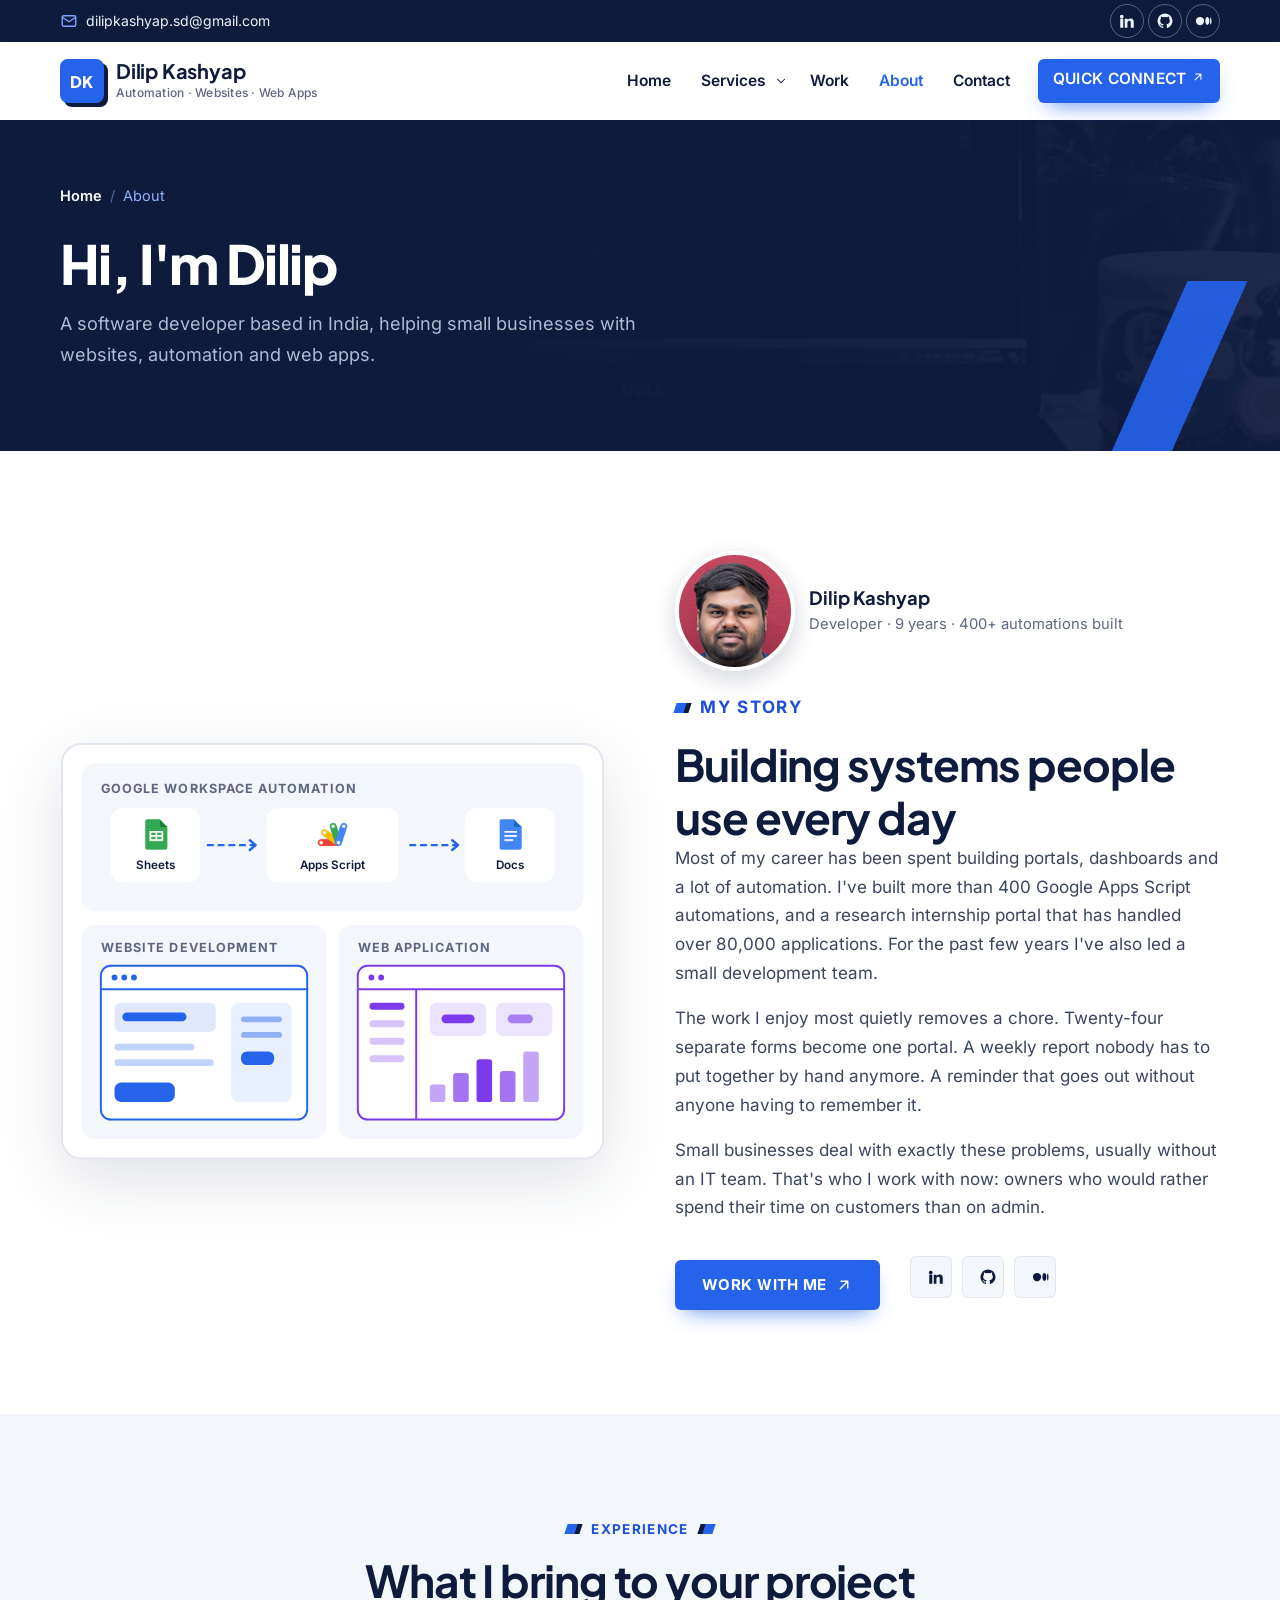
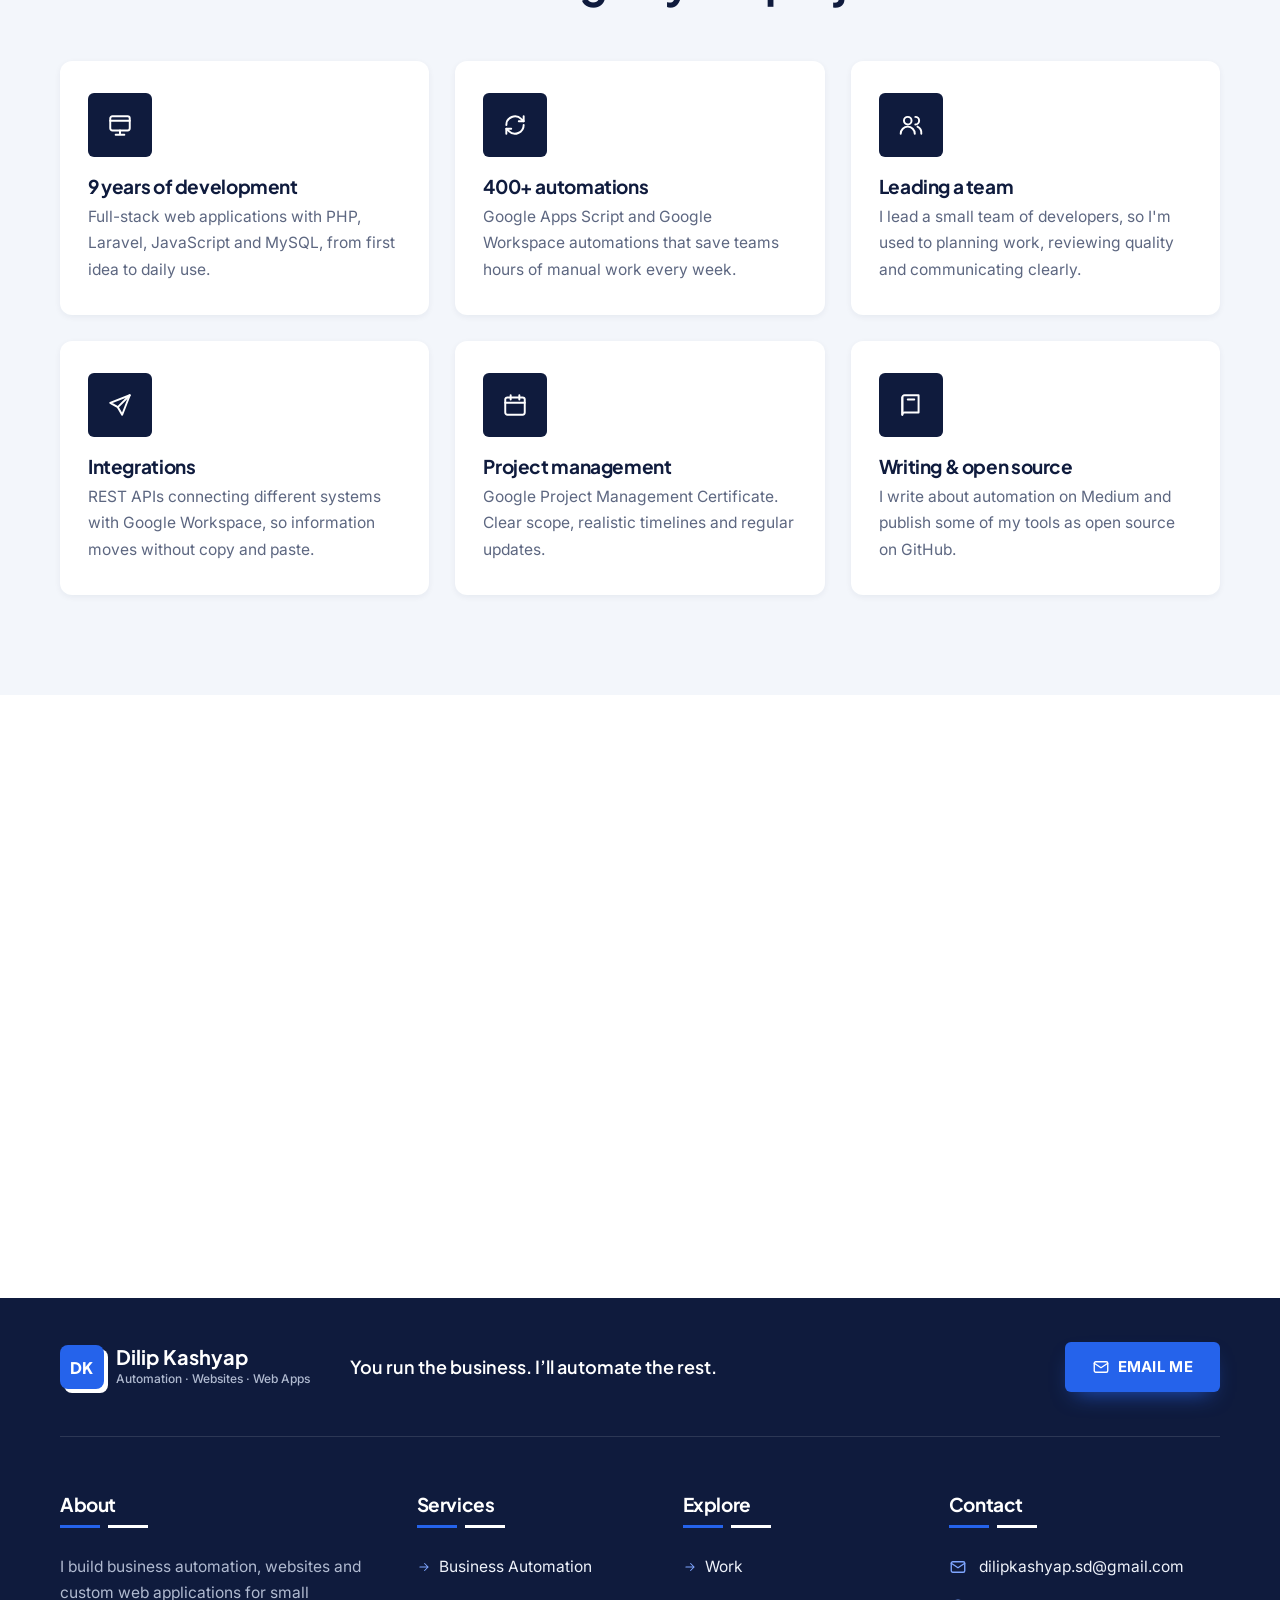
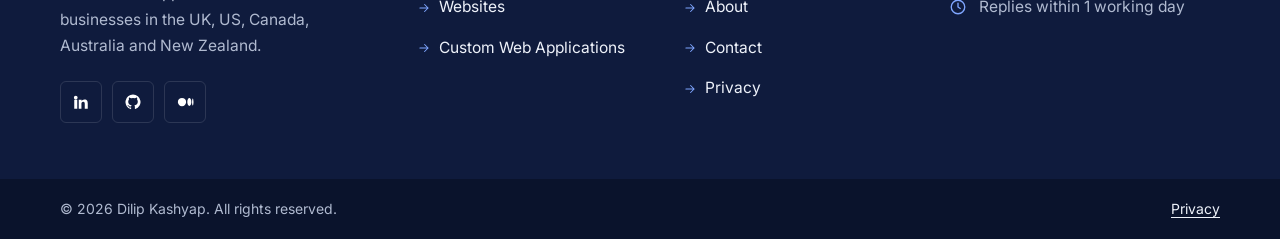
<file: about/index.html>
<!doctype html>
<html lang="en-GB">
<head>
<meta charset="utf-8">
<meta name="viewport" content="width=device-width, initial-scale=1">
<title>About Dilip Kashyap · Developer for Small Businesses</title>
<meta name="description" content="Dilip Kashyap is a developer in India, with 9 years' experience and 400+ automations built, helping small businesses with websites and automation.">
<link rel="canonical" href="https://dilipk15.github.io/about/">
<meta name="author" content="Dilip Kashyap">
<meta name="theme-color" content="#0b1220">
<meta property="og:type" content="website">
<meta property="og:site_name" content="Dilip Kashyap">
<meta property="og:title" content="About Dilip Kashyap · Developer for Small Businesses">
<meta property="og:description" content="Dilip Kashyap is a developer in India, with 9 years' experience and 400+ automations built, helping small businesses with websites and automation.">
<meta property="og:url" content="https://dilipk15.github.io/about/">
<meta property="og:image" content="https://dilipk15.github.io/assets/img/og.png">
<meta property="og:image:width" content="1200">
<meta property="og:image:height" content="630">
<meta property="og:locale" content="en_GB">
<meta name="twitter:card" content="summary_large_image">
<meta name="twitter:title" content="About Dilip Kashyap · Developer for Small Businesses">
<meta name="twitter:description" content="Dilip Kashyap is a developer in India, with 9 years' experience and 400+ automations built, helping small businesses with websites and automation.">
<meta name="twitter:image" content="https://dilipk15.github.io/assets/img/og.png">
<link rel="icon" href="/favicon.svg" type="image/svg+xml">
<script>document.documentElement.classList.add('js')</script>
<link rel="preload" href="/assets/fonts/inter-latin.woff2" as="font" type="font/woff2" crossorigin>
<link rel="preload" href="/assets/fonts/jakarta-latin.woff2" as="font" type="font/woff2" crossorigin>
<link rel="stylesheet" href="/assets/css/styles.css">
<link rel="alternate" type="text/plain" href="/llms.txt" title="Site summary for AI assistants">
<script type="application/ld+json">{"@context":"https://schema.org","@graph":[{"@type":"WebSite","@id":"https://dilipk15.github.io/#website","url":"https://dilipk15.github.io/","name":"Dilip Kashyap","description":"Dilip Kashyap is a software developer based in India, with 9 years of experience. He builds business automation (including Google Workspace and Apps Script), websites and custom web applications for small businesses in the UK, US, Canada, Australia and New Zealand. Projects are quoted at a fixed price, and clients own all code and data.","inLanguage":"en-GB","publisher":{"@id":"https://dilipk15.github.io/#business"}},{"@type":"Person","@id":"https://dilipk15.github.io/#person","name":"Dilip Kashyap","jobTitle":"Automation and full stack developer for small businesses","url":"https://dilipk15.github.io/about/","email":"mailto:dilipkashyap.sd@gmail.com","address":{"@type":"PostalAddress","addressCountry":"IN"},"sameAs":["https://www.linkedin.com/in/dilipkashyapofficial/","https://dilipkashyap15.medium.com/","https://github.com/dilipk15"],"knowsAbout":["Web development","Business process automation","Google Apps Script","Google Workspace","PHP","Laravel","JavaScript","MySQL","Custom web applications"]},{"@type":"ProfessionalService","@id":"https://dilipk15.github.io/#business","name":"Dilip Kashyap: Automation, Websites & Web Apps","url":"https://dilipk15.github.io/","email":"dilipkashyap.sd@gmail.com","description":"Dilip Kashyap is a software developer based in India, with 9 years of experience. He builds business automation (including Google Workspace and Apps Script), websites and custom web applications for small businesses in the UK, US, Canada, Australia and New Zealand. Projects are quoted at a fixed price, and clients own all code and data.","founder":{"@id":"https://dilipk15.github.io/#person"},"address":{"@type":"PostalAddress","addressCountry":"IN"},"areaServed":[{"@type":"Country","name":"United Kingdom"},{"@type":"Country","name":"United States"},{"@type":"Country","name":"Canada"},{"@type":"Country","name":"Australia"},{"@type":"Country","name":"New Zealand"}],"sameAs":["https://www.linkedin.com/in/dilipkashyapofficial/","https://dilipkashyap15.medium.com/","https://github.com/dilipk15"],"hasOfferCatalog":{"@type":"OfferCatalog","name":"Services","itemListElement":[{"@type":"Offer","itemOffered":{"@type":"Service","name":"Business Automation","url":"https://dilipk15.github.io/services/automation/"}},{"@type":"Offer","itemOffered":{"@type":"Service","name":"Websites","url":"https://dilipk15.github.io/services/websites/"}},{"@type":"Offer","itemOffered":{"@type":"Service","name":"Custom Web Applications","url":"https://dilipk15.github.io/services/web-applications/"}}]}},{"@type":"ProfilePage","@id":"https://dilipk15.github.io/about/#webpage","url":"https://dilipk15.github.io/about/","name":"About Dilip Kashyap · Developer for Small Businesses","description":"Dilip Kashyap is a developer in India, with 9 years' experience and 400+ automations built, helping small businesses with websites and automation.","isPartOf":{"@id":"https://dilipk15.github.io/#website"},"about":{"@id":"https://dilipk15.github.io/#person"},"breadcrumb":{"@id":"https://dilipk15.github.io/about/#breadcrumb"}},{"@type":"BreadcrumbList","@id":"https://dilipk15.github.io/about/#breadcrumb","itemListElement":[{"@type":"ListItem","position":1,"name":"Home","item":"https://dilipk15.github.io/"},{"@type":"ListItem","position":2,"name":"About","item":"https://dilipk15.github.io/about/"}]}]}</script>
</head>
<body>

<a class="skip-link" href="#main">Skip to content</a>
<div class="topbar">
  <div class="wrap topbar-inner">
    <ul class="topbar-info">
      <li><a href="mailto:dilipkashyap.sd@gmail.com"><svg class="icon-sm" viewBox="0 0 24 24" fill="none" stroke="currentColor" stroke-width="1.8" stroke-linecap="round" stroke-linejoin="round" aria-hidden="true"><rect x="3" y="5" width="18" height="14" rx="2"/><path d="m3 7 9 6 9-6"/></svg> dilipkashyap.sd@gmail.com</a></li>
    </ul>
    <div class="topbar-social">
      <a class="" href="https://www.linkedin.com/in/dilipkashyapofficial/" target="_blank" rel="noopener" aria-label="LinkedIn (opens in a new tab)"><svg class="icon-sm brand-icon" viewBox="0 0 24 24" fill="none" stroke="currentColor" stroke-width="1.8" stroke-linecap="round" stroke-linejoin="round" aria-hidden="true"><path d="M4.98 3.5a2.5 2.5 0 1 1 0 5 2.5 2.5 0 0 1 0-5M3 9h4v12H3zM9 9h3.8v1.7h.05c.53-.95 1.83-1.95 3.77-1.95C20.5 8.75 21 11.2 21 14.1V21h-4v-6.1c0-1.45-.03-3.32-2.05-3.32-2.05 0-2.37 1.58-2.37 3.21V21H9z"/></svg></a>
      <a class="" href="https://github.com/dilipk15" target="_blank" rel="noopener" aria-label="GitHub (opens in a new tab)"><svg class="icon-sm brand-icon" viewBox="0 0 24 24" fill="none" stroke="currentColor" stroke-width="1.8" stroke-linecap="round" stroke-linejoin="round" aria-hidden="true"><path d="M12 2a10 10 0 0 0-3.16 19.49c.5.09.68-.22.68-.48l-.01-1.7c-2.78.6-3.37-1.34-3.37-1.34-.45-1.16-1.11-1.47-1.11-1.47-.91-.62.07-.61.07-.61 1 .07 1.53 1.03 1.53 1.03.9 1.53 2.36 1.09 2.94.83.09-.65.35-1.09.63-1.34-2.22-.25-4.56-1.11-4.56-4.95 0-1.09.39-1.99 1.03-2.69-.1-.25-.45-1.27.1-2.65 0 0 .84-.27 2.75 1.03a9.5 9.5 0 0 1 5 0c1.91-1.3 2.75-1.03 2.75-1.03.55 1.38.2 2.4.1 2.65.64.7 1.03 1.6 1.03 2.69 0 3.85-2.34 4.7-4.57 4.94.36.31.68.92.68 1.85l-.01 2.75c0 .27.18.58.69.48A10 10 0 0 0 12 2"/></svg></a>
      <a class="" href="https://dilipkashyap15.medium.com/" target="_blank" rel="noopener" aria-label="Medium (opens in a new tab)"><svg class="icon-sm brand-icon" viewBox="0 0 24 24" fill="none" stroke="currentColor" stroke-width="1.8" stroke-linecap="round" stroke-linejoin="round" aria-hidden="true"><path d="M2.5 12a5.5 5.5 0 1 1 11 0 5.5 5.5 0 0 1-11 0M15.1 12c0-2.9 1.2-5.2 2.7-5.2s2.7 2.3 2.7 5.2-1.2 5.2-2.7 5.2-2.7-2.3-2.7-5.2M21.4 12c0-2.6.43-4.7.96-4.7s.96 2.1.96 4.7-.43 4.7-.96 4.7-.96-2.1-.96-4.7"/></svg></a></div>
  </div>
</div>
<header class="site-header">
  <div class="wrap header-inner">
    <a class="brand" href="/"><span class="brand-mark" aria-hidden="true">DK</span><span class="brand-text">Dilip Kashyap<small>Automation · Websites · Web Apps</small></span></a>
    <button type="button" class="menu-toggle" aria-expanded="false" aria-controls="site-nav">
      <span class="menu-icon" aria-hidden="true"></span><span class="visually-hidden">Menu</span>
    </button>
    <nav id="site-nav" class="site-nav" aria-label="Main">
      <ul class="nav-list">
        <li><a href="/">Home</a></li>
        <li class="has-sub">
          <a href="/services/">Services</a>
          <button type="button" class="sub-toggle" aria-expanded="false" aria-controls="sub-services"><span class="visually-hidden">Show services</span><svg class="icon-xs" viewBox="0 0 24 24" fill="none" stroke="currentColor" stroke-width="1.8" stroke-linecap="round" stroke-linejoin="round" aria-hidden="true"><path d="m6 9 6 6 6-6"/></svg></button>
          <ul class="sub-menu" id="sub-services">
            <li><a href="/services/automation/">Business Automation</a></li><li><a href="/services/websites/">Websites</a></li><li><a href="/services/web-applications/">Custom Web Applications</a></li>
          </ul>
        </li>
        <li><a href="/#work">Work</a></li>
        <li><a href="/about/" aria-current="page">About</a></li>
        <li><a href="/contact/">Contact</a></li>
        <li class="nav-cta"><a class="btn btn-primary btn-small" href="/contact/">Quick Connect <svg class="icon-xs" viewBox="0 0 24 24" fill="none" stroke="currentColor" stroke-width="1.8" stroke-linecap="round" stroke-linejoin="round" aria-hidden="true"><path d="M7 17 17 7M8 7h9v9"/></svg></a></li>
      </ul>
    </nav>
  </div>
</header>
<main id="main">


<header class="page-banner">
  <div class="banner-photo" aria-hidden="true"><img class="cover" src="/assets/img/stock/hero-laptop-1200.webp" srcset="/assets/img/stock/hero-laptop-360.webp 360w, /assets/img/stock/hero-laptop-640.webp 640w, /assets/img/stock/hero-laptop-1200.webp 1200w" sizes="100vw" width="1200" height="789" alt="" fetchpriority="high"></div>
  <div class="wrap">
    
<nav class="breadcrumbs" aria-label="Breadcrumb">
  <ol>
    <li><a href="/">Home</a></li><li aria-current="page">About</li>
  </ol>
</nav>
    <h1>Hi, I'm Dilip</h1>
    <p class="lead">A software developer based in India, helping small businesses with websites, automation and web apps.</p>
    
  </div>
</header>
<section class="section">
  <div class="wrap about-grid">
    <div class="build-frame">
      <svg class="art-frame" viewBox="0 0 560 430" role="img" aria-label="What I build: a Google Workspace automation connecting Sheets, Apps Script and Docs, a website, and a web application">
    <rect x="2" y="2" width="556" height="426" rx="20" fill="#fff" stroke="var(--line)" stroke-width="2"/>

    <!-- 1. Google Workspace connection -->
    <rect x="22" y="22" width="516" height="152" rx="14" fill="#f3f6fb"/>
    <text x="42" y="52" font-family="Inter, Arial, sans-serif" font-size="13" font-weight="700" letter-spacing="1.1" fill="#5d6781">GOOGLE WORKSPACE AUTOMATION</text>
    <rect x="52" y="68" width="92" height="76" rx="12" fill="#fff"/>
    <image href="/assets/img/tools/sheets.png" x="82" y="78" width="34" height="34"/>
    <text x="98" y="130" text-anchor="middle" font-family="Inter, Arial, sans-serif" font-size="12" font-weight="600" fill="#0f1b3d">Sheets</text>
    <path d="M152 106h48" stroke="#2563eb" stroke-width="2.5" stroke-linecap="round" stroke-dasharray="5 6"/>
    <path d="M195 101l6 5-6 5" fill="none" stroke="#2563eb" stroke-width="2.5" stroke-linecap="round" stroke-linejoin="round"/>
    <rect x="212" y="68" width="136" height="76" rx="12" fill="#fff"/>
    <image href="/assets/img/tools/apps-script.png" x="263" y="78" width="34" height="34"/>
    <text x="280" y="130" text-anchor="middle" font-family="Inter, Arial, sans-serif" font-size="12" font-weight="600" fill="#0f1b3d">Apps Script</text>
    <path d="M360 106h48" stroke="#2563eb" stroke-width="2.5" stroke-linecap="round" stroke-dasharray="5 6"/>
    <path d="M403 101l6 5-6 5" fill="none" stroke="#2563eb" stroke-width="2.5" stroke-linecap="round" stroke-linejoin="round"/>
    <rect x="416" y="68" width="92" height="76" rx="12" fill="#fff"/>
    <image href="/assets/img/tools/docs.png" x="446" y="78" width="34" height="34"/>
    <text x="462" y="130" text-anchor="middle" font-family="Inter, Arial, sans-serif" font-size="12" font-weight="600" fill="#0f1b3d">Docs</text>

    <!-- 2. Website development -->
    <rect x="22" y="188" width="252" height="220" rx="14" fill="#f3f6fb"/>
    <text x="42" y="216" font-family="Inter, Arial, sans-serif" font-size="13" font-weight="700" letter-spacing="1.1" fill="#5d6781">WEBSITE DEVELOPMENT</text>
    <rect x="42" y="230" width="212" height="158" rx="10" fill="#fff" stroke="#2563eb" stroke-width="2"/>
    <path d="M42 254h212" stroke="#2563eb" stroke-width="2"/>
    <circle cx="56" cy="242" r="3" fill="#2563eb"/><circle cx="66" cy="242" r="3" fill="#2563eb"/><circle cx="76" cy="242" r="3" fill="#2563eb"/>
    <rect x="56" y="268" width="104" height="30" rx="6" fill="#2563eb" opacity=".14"/>
    <rect x="64" y="278" width="66" height="9" rx="4.5" fill="#2563eb"/>
    <rect x="56" y="310" width="82" height="7" rx="3.5" fill="#2563eb" opacity=".28"/>
    <rect x="56" y="326" width="102" height="7" rx="3.5" fill="#2563eb" opacity=".28"/>
    <rect x="56" y="350" width="62" height="20" rx="7" fill="#2563eb"/>
    <rect x="176" y="268" width="62" height="102" rx="8" fill="#2563eb" opacity=".1"/>
    <rect x="186" y="282" width="42" height="6" rx="3" fill="#2563eb" opacity=".45"/>
    <rect x="186" y="298" width="42" height="6" rx="3" fill="#2563eb" opacity=".45"/>
    <rect x="186" y="318" width="34" height="14" rx="6" fill="#2563eb"/>

    <!-- 3. Web application -->
    <rect x="286" y="188" width="252" height="220" rx="14" fill="#f3f6fb"/>
    <text x="306" y="216" font-family="Inter, Arial, sans-serif" font-size="13" font-weight="700" letter-spacing="1.1" fill="#5d6781">WEB APPLICATION</text>
    <rect x="306" y="230" width="212" height="158" rx="10" fill="#fff" stroke="#7c3aed" stroke-width="2"/>
    <path d="M306 254h212M366 254v134" stroke="#7c3aed" stroke-width="2"/>
    <circle cx="320" cy="242" r="3" fill="#7c3aed"/><circle cx="330" cy="242" r="3" fill="#7c3aed"/>
    <rect x="318" y="268" width="36" height="7" rx="3.5" fill="#7c3aed"/>
    <rect x="318" y="286" width="36" height="7" rx="3.5" fill="#7c3aed" opacity=".3"/>
    <rect x="318" y="304" width="36" height="7" rx="3.5" fill="#7c3aed" opacity=".3"/>
    <rect x="318" y="322" width="36" height="7" rx="3.5" fill="#7c3aed" opacity=".3"/>
    <rect x="380" y="268" width="58" height="34" rx="7" fill="#7c3aed" opacity=".14"/>
    <rect x="392" y="280" width="34" height="9" rx="4.5" fill="#7c3aed"/>
    <rect x="448" y="268" width="58" height="34" rx="7" fill="#7c3aed" opacity=".14"/>
    <rect x="460" y="280" width="26" height="9" rx="4.5" fill="#7c3aed" opacity=".6"/>
    <rect x="380" y="352" width="16" height="18" rx="3" fill="#7c3aed" opacity=".45"/>
    <rect x="404" y="340" width="16" height="30" rx="3" fill="#7c3aed" opacity=".7"/>
    <rect x="428" y="326" width="16" height="44" rx="3" fill="#7c3aed"/>
    <rect x="452" y="338" width="16" height="32" rx="3" fill="#7c3aed" opacity=".7"/>
    <rect x="476" y="318" width="16" height="52" rx="3" fill="#7c3aed" opacity=".45"/>
  </svg>
    </div>
    <div class="about-copy prose">
      <div class="byline">
        <img class="byline-photo" src="/assets/img/dilip.jpg" alt="Dilip Kashyap" width="120" height="120" loading="lazy">
        <div class="byline-text"><strong class="byline-name">Dilip Kashyap</strong><span class="byline-meta">Developer · 9 years · 400+ automations built</span></div>
      </div>
      <p class="eyebrow">My story</p>
      <h2 class="section-title">Building systems people use every day</h2>
      <p>Most of my career has been spent building portals, dashboards and a lot of automation. I've built more than 400 Google Apps Script automations, and a research internship portal that has handled over 80,000 applications. For the past few years I've also led a small development team.</p>
      <p>The work I enjoy most quietly removes a chore. Twenty-four separate forms become one portal. A weekly report nobody has to put together by hand anymore. A reminder that goes out without anyone having to remember it.</p>
      <p>Small businesses deal with exactly these problems, usually without an IT team. That's who I work with now: owners who would rather spend their time on customers than on admin.</p>
      <div class="about-foot">
        <a class="btn btn-primary" href="/contact/">Work with me <svg class="icon-sm" viewBox="0 0 24 24" fill="none" stroke="currentColor" stroke-width="1.8" stroke-linecap="round" stroke-linejoin="round" aria-hidden="true"><path d="M7 17 17 7M8 7h9v9"/></svg></a>
        <p class="social-row">
          <a href="https://www.linkedin.com/in/dilipkashyapofficial/" target="_blank" rel="noopener" aria-label="LinkedIn (opens in a new tab)"><svg class="icon-sm brand-icon" viewBox="0 0 24 24" fill="none" stroke="currentColor" stroke-width="1.8" stroke-linecap="round" stroke-linejoin="round" aria-hidden="true"><path d="M4.98 3.5a2.5 2.5 0 1 1 0 5 2.5 2.5 0 0 1 0-5M3 9h4v12H3zM9 9h3.8v1.7h.05c.53-.95 1.83-1.95 3.77-1.95C20.5 8.75 21 11.2 21 14.1V21h-4v-6.1c0-1.45-.03-3.32-2.05-3.32-2.05 0-2.37 1.58-2.37 3.21V21H9z"/></svg></a>
          <a href="https://github.com/dilipk15" target="_blank" rel="noopener" aria-label="GitHub (opens in a new tab)"><svg class="icon-sm brand-icon" viewBox="0 0 24 24" fill="none" stroke="currentColor" stroke-width="1.8" stroke-linecap="round" stroke-linejoin="round" aria-hidden="true"><path d="M12 2a10 10 0 0 0-3.16 19.49c.5.09.68-.22.68-.48l-.01-1.7c-2.78.6-3.37-1.34-3.37-1.34-.45-1.16-1.11-1.47-1.11-1.47-.91-.62.07-.61.07-.61 1 .07 1.53 1.03 1.53 1.03.9 1.53 2.36 1.09 2.94.83.09-.65.35-1.09.63-1.34-2.22-.25-4.56-1.11-4.56-4.95 0-1.09.39-1.99 1.03-2.69-.1-.25-.45-1.27.1-2.65 0 0 .84-.27 2.75 1.03a9.5 9.5 0 0 1 5 0c1.91-1.3 2.75-1.03 2.75-1.03.55 1.38.2 2.4.1 2.65.64.7 1.03 1.6 1.03 2.69 0 3.85-2.34 4.7-4.57 4.94.36.31.68.92.68 1.85l-.01 2.75c0 .27.18.58.69.48A10 10 0 0 0 12 2"/></svg></a>
          <a href="https://dilipkashyap15.medium.com/" target="_blank" rel="noopener" aria-label="Medium (opens in a new tab)"><svg class="icon-sm brand-icon" viewBox="0 0 24 24" fill="none" stroke="currentColor" stroke-width="1.8" stroke-linecap="round" stroke-linejoin="round" aria-hidden="true"><path d="M2.5 12a5.5 5.5 0 1 1 11 0 5.5 5.5 0 0 1-11 0M15.1 12c0-2.9 1.2-5.2 2.7-5.2s2.7 2.3 2.7 5.2-1.2 5.2-2.7 5.2-2.7-2.3-2.7-5.2M21.4 12c0-2.6.43-4.7.96-4.7s.96 2.1.96 4.7-.43 4.7-.96 4.7-.96-2.1-.96-4.7"/></svg></a>
        </p>
      </div>
    </div>
  </div>
</section>

<section class="section tinted">
  <div class="wrap">
    <div class="head-center"><p class="eyebrow center">Experience</p><h2 class="section-title">What I bring to your project</h2></div>
    <div class="feature-grid">
      <div class="feature"><span class="svc-badge"><svg class="icon" viewBox="0 0 24 24" fill="none" stroke="currentColor" stroke-width="1.8" stroke-linecap="round" stroke-linejoin="round" aria-hidden="true"><rect x="3" y="4" width="18" height="13" rx="2"/><path d="M3 8h18M8 21h8M12 17v4"/></svg></span><h3>9 years of development</h3><p>Full-stack web applications with PHP, Laravel, JavaScript and MySQL, from first idea to daily use.</p></div><div class="feature"><span class="svc-badge"><svg class="icon" viewBox="0 0 24 24" fill="none" stroke="currentColor" stroke-width="1.8" stroke-linecap="round" stroke-linejoin="round" aria-hidden="true"><path d="M4 12a8 8 0 0 1 13.7-5.6L20 8.5"/><path d="M20 4v4.5h-4.5"/><path d="M20 12a8 8 0 0 1-13.7 5.6L4 15.5"/><path d="M4 20v-4.5h4.5"/></svg></span><h3>400+ automations</h3><p>Google Apps Script and Google Workspace automations that save teams hours of manual work every week.</p></div><div class="feature"><span class="svc-badge"><svg class="icon" viewBox="0 0 24 24" fill="none" stroke="currentColor" stroke-width="1.8" stroke-linecap="round" stroke-linejoin="round" aria-hidden="true"><circle cx="9" cy="8" r="3.5"/><path d="M2.5 20a6.5 6.5 0 0 1 13 0M16 4.5a3.5 3.5 0 0 1 0 7M18 13.5a6.5 6.5 0 0 1 3.5 6.5"/></svg></span><h3>Leading a team</h3><p>I lead a small team of developers, so I'm used to planning work, reviewing quality and communicating clearly.</p></div><div class="feature"><span class="svc-badge"><svg class="icon" viewBox="0 0 24 24" fill="none" stroke="currentColor" stroke-width="1.8" stroke-linecap="round" stroke-linejoin="round" aria-hidden="true"><path d="M21 3 10 14"/><path d="m21 3-7 18-4-7-7-4z"/></svg></span><h3>Integrations</h3><p>REST APIs connecting different systems with Google Workspace, so information moves without copy and paste.</p></div><div class="feature"><span class="svc-badge"><svg class="icon" viewBox="0 0 24 24" fill="none" stroke="currentColor" stroke-width="1.8" stroke-linecap="round" stroke-linejoin="round" aria-hidden="true"><rect x="3" y="5" width="18" height="16" rx="2"/><path d="M3 10h18M8 3v4M16 3v4"/></svg></span><h3>Project management</h3><p>Google Project Management Certificate. Clear scope, realistic timelines and regular updates.</p></div><div class="feature"><span class="svc-badge"><svg class="icon" viewBox="0 0 24 24" fill="none" stroke="currentColor" stroke-width="1.8" stroke-linecap="round" stroke-linejoin="round" aria-hidden="true"><path d="M4 5a2 2 0 0 1 2-2h13v16H6a2 2 0 0 0-2 2z"/><path d="M4 21V5M9 7h6"/></svg></span><h3>Writing &amp; open source</h3><p>I write about automation on Medium and publish some of my tools as open source on GitHub.</p></div>
    </div>
  </div>
</section>

<section class="section">
  <div class="wrap narrow-copy">
    <p class="eyebrow">Location &amp; hours</p>
    <h2 class="section-title">Working across time zones</h2>
    <p class="section-lead">I work from India (India Standard Time, UTC+5:30). Calls can be arranged to suit any time zone, so wherever you are, we find a time that works.</p>
  </div>
</section>

<section class="cta-strip">
  <div class="wrap">
    <div class="cta-inner">
      <div class="cta-mark" aria-hidden="true"><svg class="icon" viewBox="0 0 24 24" fill="none" stroke="currentColor" stroke-width="1.8" stroke-linecap="round" stroke-linejoin="round" aria-hidden="true"><path d="M12 3v4M12 17v4M3 12h4M17 12h4M6 6l2.5 2.5M15.5 15.5 18 18M6 18l2.5-2.5M15.5 8.5 18 6"/></svg></div>
      <div class="cta-text">
        <h2>Let's talk about your business</h2>
        <p>Send a short message about what you'd like to fix. I reply within one working day.</p>
      </div>
      <a class="btn btn-primary" href="/contact/">Quick Connect <svg class="icon-sm" viewBox="0 0 24 24" fill="none" stroke="currentColor" stroke-width="1.8" stroke-linecap="round" stroke-linejoin="round" aria-hidden="true"><path d="M7 17 17 7M8 7h9v9"/></svg></a>
    </div>
  </div>
</section>
</main>

<footer class="site-footer">
  <div class="wrap">
    <div class="footer-top">
      <a class="footer-brand" href="/"><span class="brand-mark" aria-hidden="true">DK</span><span>Dilip Kashyap<small>Automation · Websites · Web Apps</small></span></a>
      <p class="footer-pitch">You run the business. I&rsquo;ll automate the rest.</p>
      <a class="btn btn-primary" href="mailto:dilipkashyap.sd@gmail.com?subject=Project%20enquiry"><svg class="icon-sm" viewBox="0 0 24 24" fill="none" stroke="currentColor" stroke-width="1.8" stroke-linecap="round" stroke-linejoin="round" aria-hidden="true"><rect x="3" y="5" width="18" height="14" rx="2"/><path d="m3 7 9 6 9-6"/></svg> Email me</a>
    </div>
    <div class="footer-grid">
      <div>
        <h2 class="footer-title">About</h2>
        <p>I build business automation, websites and custom web applications for small businesses in the UK, US, Canada, Australia and New Zealand.</p>
        <div class="footer-social">
          <a href="https://www.linkedin.com/in/dilipkashyapofficial/" target="_blank" rel="noopener" aria-label="LinkedIn (opens in a new tab)"><svg class="icon-sm brand-icon" viewBox="0 0 24 24" fill="none" stroke="currentColor" stroke-width="1.8" stroke-linecap="round" stroke-linejoin="round" aria-hidden="true"><path d="M4.98 3.5a2.5 2.5 0 1 1 0 5 2.5 2.5 0 0 1 0-5M3 9h4v12H3zM9 9h3.8v1.7h.05c.53-.95 1.83-1.95 3.77-1.95C20.5 8.75 21 11.2 21 14.1V21h-4v-6.1c0-1.45-.03-3.32-2.05-3.32-2.05 0-2.37 1.58-2.37 3.21V21H9z"/></svg></a>
          <a href="https://github.com/dilipk15" target="_blank" rel="noopener" aria-label="GitHub (opens in a new tab)"><svg class="icon-sm brand-icon" viewBox="0 0 24 24" fill="none" stroke="currentColor" stroke-width="1.8" stroke-linecap="round" stroke-linejoin="round" aria-hidden="true"><path d="M12 2a10 10 0 0 0-3.16 19.49c.5.09.68-.22.68-.48l-.01-1.7c-2.78.6-3.37-1.34-3.37-1.34-.45-1.16-1.11-1.47-1.11-1.47-.91-.62.07-.61.07-.61 1 .07 1.53 1.03 1.53 1.03.9 1.53 2.36 1.09 2.94.83.09-.65.35-1.09.63-1.34-2.22-.25-4.56-1.11-4.56-4.95 0-1.09.39-1.99 1.03-2.69-.1-.25-.45-1.27.1-2.65 0 0 .84-.27 2.75 1.03a9.5 9.5 0 0 1 5 0c1.91-1.3 2.75-1.03 2.75-1.03.55 1.38.2 2.4.1 2.65.64.7 1.03 1.6 1.03 2.69 0 3.85-2.34 4.7-4.57 4.94.36.31.68.92.68 1.85l-.01 2.75c0 .27.18.58.69.48A10 10 0 0 0 12 2"/></svg></a>
          <a href="https://dilipkashyap15.medium.com/" target="_blank" rel="noopener" aria-label="Medium (opens in a new tab)"><svg class="icon-sm brand-icon" viewBox="0 0 24 24" fill="none" stroke="currentColor" stroke-width="1.8" stroke-linecap="round" stroke-linejoin="round" aria-hidden="true"><path d="M2.5 12a5.5 5.5 0 1 1 11 0 5.5 5.5 0 0 1-11 0M15.1 12c0-2.9 1.2-5.2 2.7-5.2s2.7 2.3 2.7 5.2-1.2 5.2-2.7 5.2-2.7-2.3-2.7-5.2M21.4 12c0-2.6.43-4.7.96-4.7s.96 2.1.96 4.7-.43 4.7-.96 4.7-.96-2.1-.96-4.7"/></svg></a>
        </div>
      </div>
      <div>
        <h2 class="footer-title">Services</h2>
        <ul class="footer-links"><li><a href="/services/automation/"><svg class="icon-xs" viewBox="0 0 24 24" fill="none" stroke="currentColor" stroke-width="1.8" stroke-linecap="round" stroke-linejoin="round" aria-hidden="true"><path d="M5 12h14M13 6l6 6-6 6"/></svg> Business Automation</a></li><li><a href="/services/websites/"><svg class="icon-xs" viewBox="0 0 24 24" fill="none" stroke="currentColor" stroke-width="1.8" stroke-linecap="round" stroke-linejoin="round" aria-hidden="true"><path d="M5 12h14M13 6l6 6-6 6"/></svg> Websites</a></li><li><a href="/services/web-applications/"><svg class="icon-xs" viewBox="0 0 24 24" fill="none" stroke="currentColor" stroke-width="1.8" stroke-linecap="round" stroke-linejoin="round" aria-hidden="true"><path d="M5 12h14M13 6l6 6-6 6"/></svg> Custom Web Applications</a></li></ul>
      </div>
      <div>
        <h2 class="footer-title">Explore</h2>
        <ul class="footer-links">
          <li><a href="/#work"><svg class="icon-xs" viewBox="0 0 24 24" fill="none" stroke="currentColor" stroke-width="1.8" stroke-linecap="round" stroke-linejoin="round" aria-hidden="true"><path d="M5 12h14M13 6l6 6-6 6"/></svg> Work</a></li>
          <li><a href="/about/"><svg class="icon-xs" viewBox="0 0 24 24" fill="none" stroke="currentColor" stroke-width="1.8" stroke-linecap="round" stroke-linejoin="round" aria-hidden="true"><path d="M5 12h14M13 6l6 6-6 6"/></svg> About</a></li>
          <li><a href="/contact/"><svg class="icon-xs" viewBox="0 0 24 24" fill="none" stroke="currentColor" stroke-width="1.8" stroke-linecap="round" stroke-linejoin="round" aria-hidden="true"><path d="M5 12h14M13 6l6 6-6 6"/></svg> Contact</a></li>
          <li><a href="/privacy/"><svg class="icon-xs" viewBox="0 0 24 24" fill="none" stroke="currentColor" stroke-width="1.8" stroke-linecap="round" stroke-linejoin="round" aria-hidden="true"><path d="M5 12h14M13 6l6 6-6 6"/></svg> Privacy</a></li>
        </ul>
      </div>
      <div>
        <h2 class="footer-title">Contact</h2>
        <ul class="footer-contact">
          <li><svg class="icon-sm" viewBox="0 0 24 24" fill="none" stroke="currentColor" stroke-width="1.8" stroke-linecap="round" stroke-linejoin="round" aria-hidden="true"><rect x="3" y="5" width="18" height="14" rx="2"/><path d="m3 7 9 6 9-6"/></svg><a href="mailto:dilipkashyap.sd@gmail.com">dilipkashyap.sd@gmail.com</a></li>
          <li><svg class="icon-sm" viewBox="0 0 24 24" fill="none" stroke="currentColor" stroke-width="1.8" stroke-linecap="round" stroke-linejoin="round" aria-hidden="true"><circle cx="12" cy="12" r="9"/><path d="M12 7v5l3 2"/></svg><span>Replies within 1 working day</span></li>
        </ul>
      </div>
    </div>
  </div>
  <div class="footer-bottom">
    <div class="wrap footer-bottom-inner">
      <p>© 2026 Dilip Kashyap. All rights reserved.</p>
      <p><a href="/privacy/">Privacy</a></p>
    </div>
  </div>
</footer>
<script src="/assets/js/site.js" defer></script>
</body>
</html>
</file>
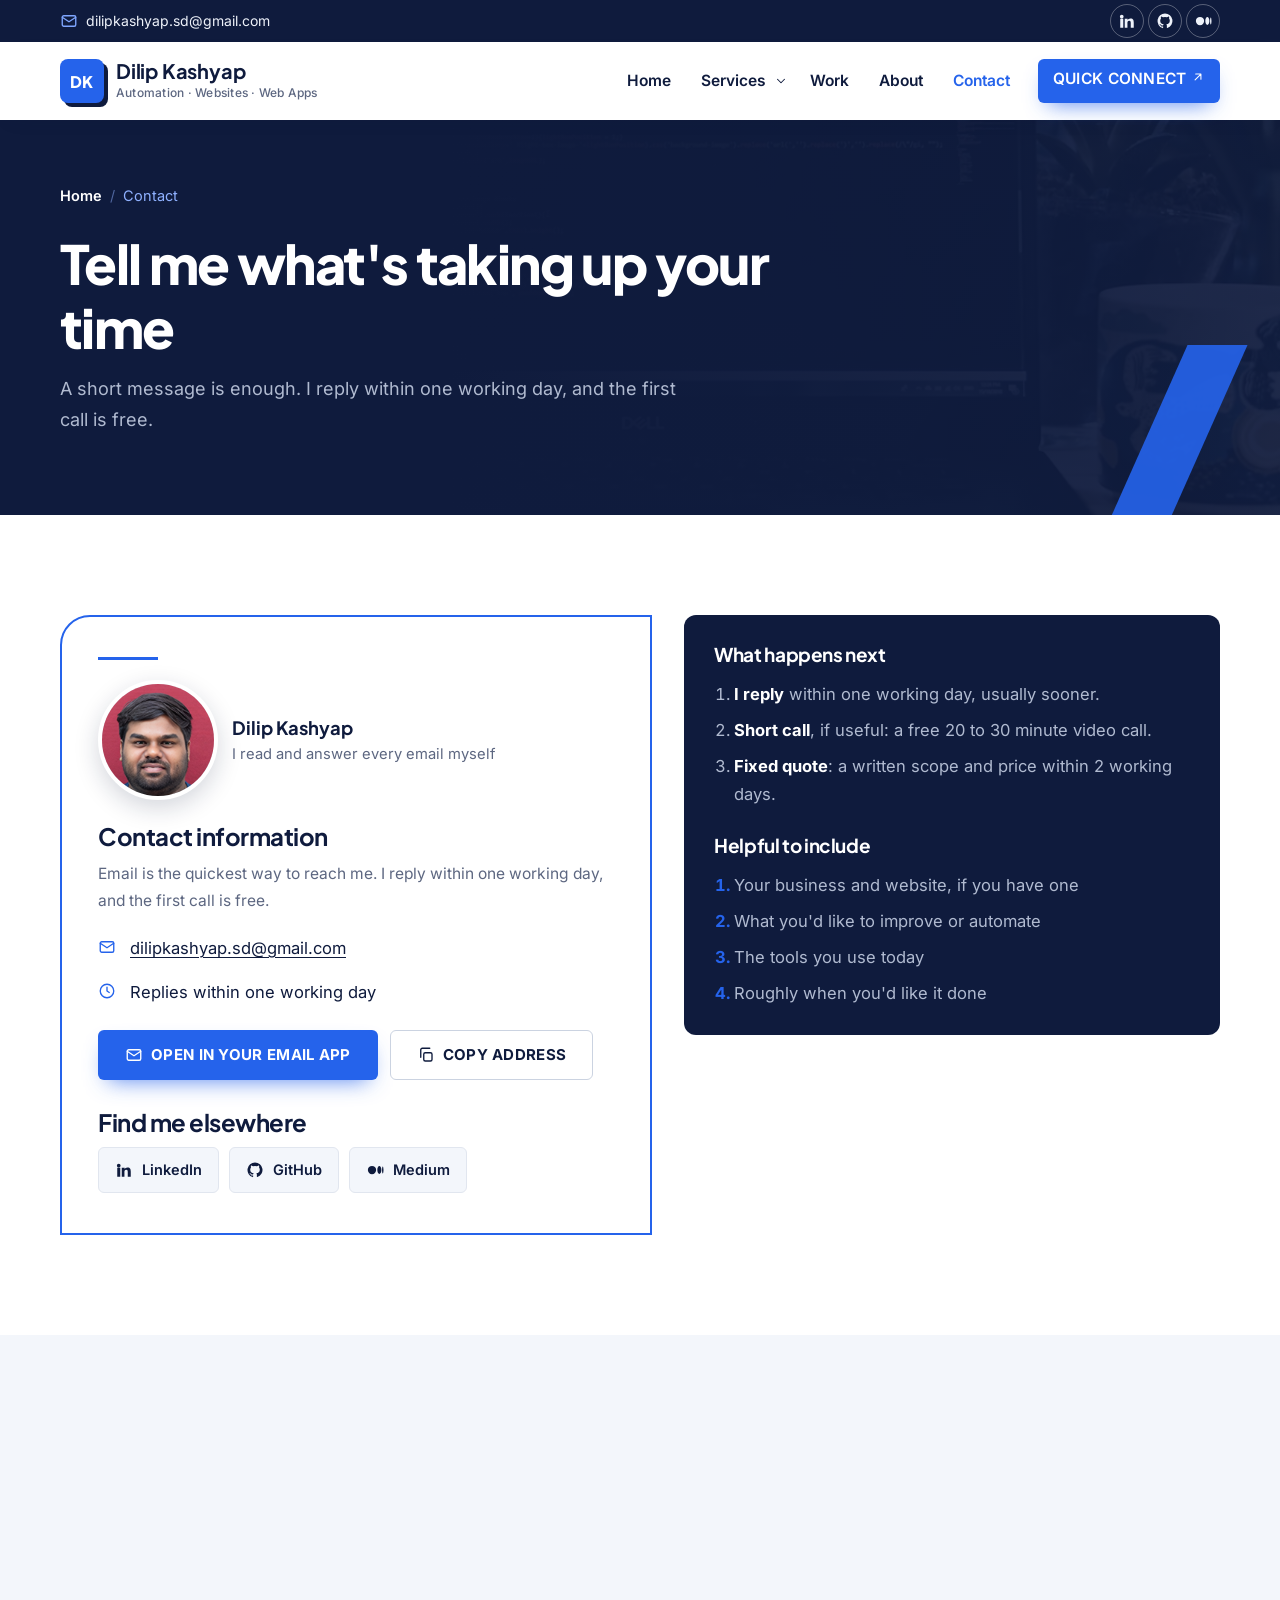
<file: contact/index.html>
<!doctype html>
<html lang="en-GB">
<head>
<meta charset="utf-8">
<meta name="viewport" content="width=device-width, initial-scale=1">
<title>Contact Dilip Kashyap · Websites, Automation &amp; Web Apps</title>
<meta name="description" content="Get in touch about a website, automation or web application project. Email dilipkashyap.sd@gmail.com. Replies within one working day, and the first call is free.">
<link rel="canonical" href="https://dilipk15.github.io/contact/">
<meta name="author" content="Dilip Kashyap">
<meta name="theme-color" content="#0b1220">
<meta property="og:type" content="website">
<meta property="og:site_name" content="Dilip Kashyap">
<meta property="og:title" content="Contact Dilip Kashyap · Websites, Automation &amp; Web Apps">
<meta property="og:description" content="Get in touch about a website, automation or web application project. Email dilipkashyap.sd@gmail.com. Replies within one working day, and the first call is free.">
<meta property="og:url" content="https://dilipk15.github.io/contact/">
<meta property="og:image" content="https://dilipk15.github.io/assets/img/og.png">
<meta property="og:image:width" content="1200">
<meta property="og:image:height" content="630">
<meta property="og:locale" content="en_GB">
<meta name="twitter:card" content="summary_large_image">
<meta name="twitter:title" content="Contact Dilip Kashyap · Websites, Automation &amp; Web Apps">
<meta name="twitter:description" content="Get in touch about a website, automation or web application project. Email dilipkashyap.sd@gmail.com. Replies within one working day, and the first call is free.">
<meta name="twitter:image" content="https://dilipk15.github.io/assets/img/og.png">
<link rel="icon" href="/favicon.svg" type="image/svg+xml">
<script>document.documentElement.classList.add('js')</script>
<link rel="preload" href="/assets/fonts/inter-latin.woff2" as="font" type="font/woff2" crossorigin>
<link rel="preload" href="/assets/fonts/jakarta-latin.woff2" as="font" type="font/woff2" crossorigin>
<link rel="stylesheet" href="/assets/css/styles.css">
<link rel="alternate" type="text/plain" href="/llms.txt" title="Site summary for AI assistants">
<script type="application/ld+json">{"@context":"https://schema.org","@graph":[{"@type":"WebSite","@id":"https://dilipk15.github.io/#website","url":"https://dilipk15.github.io/","name":"Dilip Kashyap","description":"Dilip Kashyap is a software developer based in India, with 9 years of experience. He builds business automation (including Google Workspace and Apps Script), websites and custom web applications for small businesses in the UK, US, Canada, Australia and New Zealand. Projects are quoted at a fixed price, and clients own all code and data.","inLanguage":"en-GB","publisher":{"@id":"https://dilipk15.github.io/#business"}},{"@type":"Person","@id":"https://dilipk15.github.io/#person","name":"Dilip Kashyap","jobTitle":"Automation and full stack developer for small businesses","url":"https://dilipk15.github.io/about/","email":"mailto:dilipkashyap.sd@gmail.com","address":{"@type":"PostalAddress","addressCountry":"IN"},"sameAs":["https://www.linkedin.com/in/dilipkashyapofficial/","https://dilipkashyap15.medium.com/","https://github.com/dilipk15"],"knowsAbout":["Web development","Business process automation","Google Apps Script","Google Workspace","PHP","Laravel","JavaScript","MySQL","Custom web applications"]},{"@type":"ProfessionalService","@id":"https://dilipk15.github.io/#business","name":"Dilip Kashyap: Automation, Websites & Web Apps","url":"https://dilipk15.github.io/","email":"dilipkashyap.sd@gmail.com","description":"Dilip Kashyap is a software developer based in India, with 9 years of experience. He builds business automation (including Google Workspace and Apps Script), websites and custom web applications for small businesses in the UK, US, Canada, Australia and New Zealand. Projects are quoted at a fixed price, and clients own all code and data.","founder":{"@id":"https://dilipk15.github.io/#person"},"address":{"@type":"PostalAddress","addressCountry":"IN"},"areaServed":[{"@type":"Country","name":"United Kingdom"},{"@type":"Country","name":"United States"},{"@type":"Country","name":"Canada"},{"@type":"Country","name":"Australia"},{"@type":"Country","name":"New Zealand"}],"sameAs":["https://www.linkedin.com/in/dilipkashyapofficial/","https://dilipkashyap15.medium.com/","https://github.com/dilipk15"],"hasOfferCatalog":{"@type":"OfferCatalog","name":"Services","itemListElement":[{"@type":"Offer","itemOffered":{"@type":"Service","name":"Business Automation","url":"https://dilipk15.github.io/services/automation/"}},{"@type":"Offer","itemOffered":{"@type":"Service","name":"Websites","url":"https://dilipk15.github.io/services/websites/"}},{"@type":"Offer","itemOffered":{"@type":"Service","name":"Custom Web Applications","url":"https://dilipk15.github.io/services/web-applications/"}}]}},{"@type":"ContactPage","@id":"https://dilipk15.github.io/contact/#webpage","url":"https://dilipk15.github.io/contact/","name":"Contact Dilip Kashyap · Websites, Automation & Web Apps","description":"Get in touch about a website, automation or web application project. Email dilipkashyap.sd@gmail.com. Replies within one working day, and the first call is free.","isPartOf":{"@id":"https://dilipk15.github.io/#website"},"about":{"@id":"https://dilipk15.github.io/#business"},"breadcrumb":{"@id":"https://dilipk15.github.io/contact/#breadcrumb"}},{"@type":"BreadcrumbList","@id":"https://dilipk15.github.io/contact/#breadcrumb","itemListElement":[{"@type":"ListItem","position":1,"name":"Home","item":"https://dilipk15.github.io/"},{"@type":"ListItem","position":2,"name":"Contact","item":"https://dilipk15.github.io/contact/"}]},{"@type":"FAQPage","@id":"https://dilipk15.github.io/contact/#faq","mainEntity":[{"@type":"Question","name":"Is the first call free?","acceptedAnswer":{"@type":"Answer","text":"Yes. The first call is free and there's no obligation. It's mainly a chance to understand what you need and whether I'm the right person for it."}},{"@type":"Question","name":"Do I need to know exactly what I want?","acceptedAnswer":{"@type":"Answer","text":"No. Describe the problem in your own words, for example \"we lose track of quotes\", and we'll work out the solution together."}},{"@type":"Question","name":"Can you sign an NDA?","acceptedAnswer":{"@type":"Answer","text":"Yes, happy to sign a reasonable NDA before you share anything sensitive."}},{"@type":"Question","name":"Can you work with my time zone?","acceptedAnswer":{"@type":"Answer","text":"Yes. I work with clients in the UK, US, Canada, Australia and New Zealand, and arrange calls at a time that suits you. Day to day most things happen over email, so you are never waiting on a call to make progress."}}]}]}</script>
</head>
<body>

<a class="skip-link" href="#main">Skip to content</a>
<div class="topbar">
  <div class="wrap topbar-inner">
    <ul class="topbar-info">
      <li><a href="mailto:dilipkashyap.sd@gmail.com"><svg class="icon-sm" viewBox="0 0 24 24" fill="none" stroke="currentColor" stroke-width="1.8" stroke-linecap="round" stroke-linejoin="round" aria-hidden="true"><rect x="3" y="5" width="18" height="14" rx="2"/><path d="m3 7 9 6 9-6"/></svg> dilipkashyap.sd@gmail.com</a></li>
    </ul>
    <div class="topbar-social">
      <a class="" href="https://www.linkedin.com/in/dilipkashyapofficial/" target="_blank" rel="noopener" aria-label="LinkedIn (opens in a new tab)"><svg class="icon-sm brand-icon" viewBox="0 0 24 24" fill="none" stroke="currentColor" stroke-width="1.8" stroke-linecap="round" stroke-linejoin="round" aria-hidden="true"><path d="M4.98 3.5a2.5 2.5 0 1 1 0 5 2.5 2.5 0 0 1 0-5M3 9h4v12H3zM9 9h3.8v1.7h.05c.53-.95 1.83-1.95 3.77-1.95C20.5 8.75 21 11.2 21 14.1V21h-4v-6.1c0-1.45-.03-3.32-2.05-3.32-2.05 0-2.37 1.58-2.37 3.21V21H9z"/></svg></a>
      <a class="" href="https://github.com/dilipk15" target="_blank" rel="noopener" aria-label="GitHub (opens in a new tab)"><svg class="icon-sm brand-icon" viewBox="0 0 24 24" fill="none" stroke="currentColor" stroke-width="1.8" stroke-linecap="round" stroke-linejoin="round" aria-hidden="true"><path d="M12 2a10 10 0 0 0-3.16 19.49c.5.09.68-.22.68-.48l-.01-1.7c-2.78.6-3.37-1.34-3.37-1.34-.45-1.16-1.11-1.47-1.11-1.47-.91-.62.07-.61.07-.61 1 .07 1.53 1.03 1.53 1.03.9 1.53 2.36 1.09 2.94.83.09-.65.35-1.09.63-1.34-2.22-.25-4.56-1.11-4.56-4.95 0-1.09.39-1.99 1.03-2.69-.1-.25-.45-1.27.1-2.65 0 0 .84-.27 2.75 1.03a9.5 9.5 0 0 1 5 0c1.91-1.3 2.75-1.03 2.75-1.03.55 1.38.2 2.4.1 2.65.64.7 1.03 1.6 1.03 2.69 0 3.85-2.34 4.7-4.57 4.94.36.31.68.92.68 1.85l-.01 2.75c0 .27.18.58.69.48A10 10 0 0 0 12 2"/></svg></a>
      <a class="" href="https://dilipkashyap15.medium.com/" target="_blank" rel="noopener" aria-label="Medium (opens in a new tab)"><svg class="icon-sm brand-icon" viewBox="0 0 24 24" fill="none" stroke="currentColor" stroke-width="1.8" stroke-linecap="round" stroke-linejoin="round" aria-hidden="true"><path d="M2.5 12a5.5 5.5 0 1 1 11 0 5.5 5.5 0 0 1-11 0M15.1 12c0-2.9 1.2-5.2 2.7-5.2s2.7 2.3 2.7 5.2-1.2 5.2-2.7 5.2-2.7-2.3-2.7-5.2M21.4 12c0-2.6.43-4.7.96-4.7s.96 2.1.96 4.7-.43 4.7-.96 4.7-.96-2.1-.96-4.7"/></svg></a></div>
  </div>
</div>
<header class="site-header">
  <div class="wrap header-inner">
    <a class="brand" href="/"><span class="brand-mark" aria-hidden="true">DK</span><span class="brand-text">Dilip Kashyap<small>Automation · Websites · Web Apps</small></span></a>
    <button type="button" class="menu-toggle" aria-expanded="false" aria-controls="site-nav">
      <span class="menu-icon" aria-hidden="true"></span><span class="visually-hidden">Menu</span>
    </button>
    <nav id="site-nav" class="site-nav" aria-label="Main">
      <ul class="nav-list">
        <li><a href="/">Home</a></li>
        <li class="has-sub">
          <a href="/services/">Services</a>
          <button type="button" class="sub-toggle" aria-expanded="false" aria-controls="sub-services"><span class="visually-hidden">Show services</span><svg class="icon-xs" viewBox="0 0 24 24" fill="none" stroke="currentColor" stroke-width="1.8" stroke-linecap="round" stroke-linejoin="round" aria-hidden="true"><path d="m6 9 6 6 6-6"/></svg></button>
          <ul class="sub-menu" id="sub-services">
            <li><a href="/services/automation/">Business Automation</a></li><li><a href="/services/websites/">Websites</a></li><li><a href="/services/web-applications/">Custom Web Applications</a></li>
          </ul>
        </li>
        <li><a href="/#work">Work</a></li>
        <li><a href="/about/">About</a></li>
        <li><a href="/contact/" aria-current="page">Contact</a></li>
        <li class="nav-cta"><a class="btn btn-primary btn-small" href="/contact/">Quick Connect <svg class="icon-xs" viewBox="0 0 24 24" fill="none" stroke="currentColor" stroke-width="1.8" stroke-linecap="round" stroke-linejoin="round" aria-hidden="true"><path d="M7 17 17 7M8 7h9v9"/></svg></a></li>
      </ul>
    </nav>
  </div>
</header>
<main id="main">


<header class="page-banner">
  <div class="banner-photo" aria-hidden="true"><img class="cover" src="/assets/img/stock/hero-laptop-1200.webp" srcset="/assets/img/stock/hero-laptop-360.webp 360w, /assets/img/stock/hero-laptop-640.webp 640w, /assets/img/stock/hero-laptop-1200.webp 1200w" sizes="100vw" width="1200" height="789" alt="" fetchpriority="high"></div>
  <div class="wrap">
    
<nav class="breadcrumbs" aria-label="Breadcrumb">
  <ol>
    <li><a href="/">Home</a></li><li aria-current="page">Contact</li>
  </ol>
</nav>
    <h1>Tell me what's taking up your time</h1>
    <p class="lead">A short message is enough. I reply within one working day, and the first call is free.</p>
    
  </div>
</header>
<section class="section">
  <div class="wrap contact-block single">
    <div class="info-card">
      <span class="info-rule" aria-hidden="true"></span>
      <div class="byline">
        <img class="byline-photo" src="/assets/img/dilip.jpg" alt="Dilip Kashyap" width="120" height="120" loading="lazy">
        <div class="byline-text"><strong class="byline-name">Dilip Kashyap</strong><span class="byline-meta">I read and answer every email myself</span></div>
      </div>
      <h2 class="panel-title">Contact information</h2>
      <p>Email is the quickest way to reach me. I reply within one working day, and the first call is free.</p>
      <ul class="info-list">
        <li><svg class="icon-sm" viewBox="0 0 24 24" fill="none" stroke="currentColor" stroke-width="1.8" stroke-linecap="round" stroke-linejoin="round" aria-hidden="true"><rect x="3" y="5" width="18" height="14" rx="2"/><path d="m3 7 9 6 9-6"/></svg><a href="mailto:dilipkashyap.sd@gmail.com?subject=Project%20enquiry">dilipkashyap.sd@gmail.com</a></li>
        <li><svg class="icon-sm" viewBox="0 0 24 24" fill="none" stroke="currentColor" stroke-width="1.8" stroke-linecap="round" stroke-linejoin="round" aria-hidden="true"><circle cx="12" cy="12" r="9"/><path d="M12 7v5l3 2"/></svg><span>Replies within one working day</span></li>
      </ul>
      <div class="actions">
        <a class="btn btn-primary" href="mailto:dilipkashyap.sd@gmail.com?subject=Project%20enquiry"><svg class="icon-sm" viewBox="0 0 24 24" fill="none" stroke="currentColor" stroke-width="1.8" stroke-linecap="round" stroke-linejoin="round" aria-hidden="true"><rect x="3" y="5" width="18" height="14" rx="2"/><path d="m3 7 9 6 9-6"/></svg> Open in your email app</a>
        <button type="button" class="btn btn-outline js-copy" data-copy="dilipkashyap.sd@gmail.com" hidden><svg class="icon-sm" viewBox="0 0 24 24" fill="none" stroke="currentColor" stroke-width="1.8" stroke-linecap="round" stroke-linejoin="round" aria-hidden="true"><rect x="9" y="9" width="11" height="11" rx="2"/><path d="M5 15V5a2 2 0 0 1 2-2h10"/></svg> <span>Copy address</span></button>
      </div>
      <h3 class="email-sub">Find me elsewhere</h3>
      <div class="social-row">
        <a href="https://www.linkedin.com/in/dilipkashyapofficial/" target="_blank" rel="noopener"><svg class="icon-sm brand-icon" viewBox="0 0 24 24" fill="none" stroke="currentColor" stroke-width="1.8" stroke-linecap="round" stroke-linejoin="round" aria-hidden="true"><path d="M4.98 3.5a2.5 2.5 0 1 1 0 5 2.5 2.5 0 0 1 0-5M3 9h4v12H3zM9 9h3.8v1.7h.05c.53-.95 1.83-1.95 3.77-1.95C20.5 8.75 21 11.2 21 14.1V21h-4v-6.1c0-1.45-.03-3.32-2.05-3.32-2.05 0-2.37 1.58-2.37 3.21V21H9z"/></svg><span>LinkedIn</span></a>
        <a href="https://github.com/dilipk15" target="_blank" rel="noopener"><svg class="icon-sm brand-icon" viewBox="0 0 24 24" fill="none" stroke="currentColor" stroke-width="1.8" stroke-linecap="round" stroke-linejoin="round" aria-hidden="true"><path d="M12 2a10 10 0 0 0-3.16 19.49c.5.09.68-.22.68-.48l-.01-1.7c-2.78.6-3.37-1.34-3.37-1.34-.45-1.16-1.11-1.47-1.11-1.47-.91-.62.07-.61.07-.61 1 .07 1.53 1.03 1.53 1.03.9 1.53 2.36 1.09 2.94.83.09-.65.35-1.09.63-1.34-2.22-.25-4.56-1.11-4.56-4.95 0-1.09.39-1.99 1.03-2.69-.1-.25-.45-1.27.1-2.65 0 0 .84-.27 2.75 1.03a9.5 9.5 0 0 1 5 0c1.91-1.3 2.75-1.03 2.75-1.03.55 1.38.2 2.4.1 2.65.64.7 1.03 1.6 1.03 2.69 0 3.85-2.34 4.7-4.57 4.94.36.31.68.92.68 1.85l-.01 2.75c0 .27.18.58.69.48A10 10 0 0 0 12 2"/></svg><span>GitHub</span></a>
        <a href="https://dilipkashyap15.medium.com/" target="_blank" rel="noopener"><svg class="icon-sm brand-icon" viewBox="0 0 24 24" fill="none" stroke="currentColor" stroke-width="1.8" stroke-linecap="round" stroke-linejoin="round" aria-hidden="true"><path d="M2.5 12a5.5 5.5 0 1 1 11 0 5.5 5.5 0 0 1-11 0M15.1 12c0-2.9 1.2-5.2 2.7-5.2s2.7 2.3 2.7 5.2-1.2 5.2-2.7 5.2-2.7-2.3-2.7-5.2M21.4 12c0-2.6.43-4.7.96-4.7s.96 2.1.96 4.7-.43 4.7-.96 4.7-.96-2.1-.96-4.7"/></svg><span>Medium</span></a>
      </div>
    </div>
    <div class="next-steps">
      <h3>What happens next</h3>
      <ol>
        <li><strong>I reply</strong> within one working day, usually sooner.</li>
        <li><strong>Short call</strong>, if useful: a free 20 to 30 minute video call.</li>
        <li><strong>Fixed quote</strong>: a written scope and price within 2 working days.</li>
      </ol>
      <h3 class="email-sub">Helpful to include</h3>
      <ol class="num-list">
        <li>Your business and website, if you have one</li>
        <li>What you'd like to improve or automate</li>
        <li>The tools you use today</li>
        <li>Roughly when you'd like it done</li>
      </ol>
    </div>
  </div>
</section>
<section class="section tinted">
  <div class="wrap faq-layout">
    <div>
      <p class="eyebrow">FAQ</p>
      <h2 class="section-title">Before you get in touch</h2>
    </div>
    
  <div class="faq-list">
    
    <details>
      <summary>Is the first call free?</summary>
      <p>Yes. The first call is free and there's no obligation. It's mainly a chance to understand what you need and whether I'm the right person for it.</p>
    </details>
    <details>
      <summary>Do I need to know exactly what I want?</summary>
      <p>No. Describe the problem in your own words, for example &quot;we lose track of quotes&quot;, and we'll work out the solution together.</p>
    </details>
    <details>
      <summary>Can you sign an NDA?</summary>
      <p>Yes, happy to sign a reasonable NDA before you share anything sensitive.</p>
    </details>
    <details>
      <summary>Can you work with my time zone?</summary>
      <p>Yes. I work with clients in the UK, US, Canada, Australia and New Zealand, and arrange calls at a time that suits you. Day to day most things happen over email, so you are never waiting on a call to make progress.</p>
    </details>
  </div>
  </div>
</section>
</main>

<footer class="site-footer">
  <div class="wrap">
    <div class="footer-top">
      <a class="footer-brand" href="/"><span class="brand-mark" aria-hidden="true">DK</span><span>Dilip Kashyap<small>Automation · Websites · Web Apps</small></span></a>
      <p class="footer-pitch">You run the business. I&rsquo;ll automate the rest.</p>
      <a class="btn btn-primary" href="mailto:dilipkashyap.sd@gmail.com?subject=Project%20enquiry"><svg class="icon-sm" viewBox="0 0 24 24" fill="none" stroke="currentColor" stroke-width="1.8" stroke-linecap="round" stroke-linejoin="round" aria-hidden="true"><rect x="3" y="5" width="18" height="14" rx="2"/><path d="m3 7 9 6 9-6"/></svg> Email me</a>
    </div>
    <div class="footer-grid">
      <div>
        <h2 class="footer-title">About</h2>
        <p>I build business automation, websites and custom web applications for small businesses in the UK, US, Canada, Australia and New Zealand.</p>
        <div class="footer-social">
          <a href="https://www.linkedin.com/in/dilipkashyapofficial/" target="_blank" rel="noopener" aria-label="LinkedIn (opens in a new tab)"><svg class="icon-sm brand-icon" viewBox="0 0 24 24" fill="none" stroke="currentColor" stroke-width="1.8" stroke-linecap="round" stroke-linejoin="round" aria-hidden="true"><path d="M4.98 3.5a2.5 2.5 0 1 1 0 5 2.5 2.5 0 0 1 0-5M3 9h4v12H3zM9 9h3.8v1.7h.05c.53-.95 1.83-1.95 3.77-1.95C20.5 8.75 21 11.2 21 14.1V21h-4v-6.1c0-1.45-.03-3.32-2.05-3.32-2.05 0-2.37 1.58-2.37 3.21V21H9z"/></svg></a>
          <a href="https://github.com/dilipk15" target="_blank" rel="noopener" aria-label="GitHub (opens in a new tab)"><svg class="icon-sm brand-icon" viewBox="0 0 24 24" fill="none" stroke="currentColor" stroke-width="1.8" stroke-linecap="round" stroke-linejoin="round" aria-hidden="true"><path d="M12 2a10 10 0 0 0-3.16 19.49c.5.09.68-.22.68-.48l-.01-1.7c-2.78.6-3.37-1.34-3.37-1.34-.45-1.16-1.11-1.47-1.11-1.47-.91-.62.07-.61.07-.61 1 .07 1.53 1.03 1.53 1.03.9 1.53 2.36 1.09 2.94.83.09-.65.35-1.09.63-1.34-2.22-.25-4.56-1.11-4.56-4.95 0-1.09.39-1.99 1.03-2.69-.1-.25-.45-1.27.1-2.65 0 0 .84-.27 2.75 1.03a9.5 9.5 0 0 1 5 0c1.91-1.3 2.75-1.03 2.75-1.03.55 1.38.2 2.4.1 2.65.64.7 1.03 1.6 1.03 2.69 0 3.85-2.34 4.7-4.57 4.94.36.31.68.92.68 1.85l-.01 2.75c0 .27.18.58.69.48A10 10 0 0 0 12 2"/></svg></a>
          <a href="https://dilipkashyap15.medium.com/" target="_blank" rel="noopener" aria-label="Medium (opens in a new tab)"><svg class="icon-sm brand-icon" viewBox="0 0 24 24" fill="none" stroke="currentColor" stroke-width="1.8" stroke-linecap="round" stroke-linejoin="round" aria-hidden="true"><path d="M2.5 12a5.5 5.5 0 1 1 11 0 5.5 5.5 0 0 1-11 0M15.1 12c0-2.9 1.2-5.2 2.7-5.2s2.7 2.3 2.7 5.2-1.2 5.2-2.7 5.2-2.7-2.3-2.7-5.2M21.4 12c0-2.6.43-4.7.96-4.7s.96 2.1.96 4.7-.43 4.7-.96 4.7-.96-2.1-.96-4.7"/></svg></a>
        </div>
      </div>
      <div>
        <h2 class="footer-title">Services</h2>
        <ul class="footer-links"><li><a href="/services/automation/"><svg class="icon-xs" viewBox="0 0 24 24" fill="none" stroke="currentColor" stroke-width="1.8" stroke-linecap="round" stroke-linejoin="round" aria-hidden="true"><path d="M5 12h14M13 6l6 6-6 6"/></svg> Business Automation</a></li><li><a href="/services/websites/"><svg class="icon-xs" viewBox="0 0 24 24" fill="none" stroke="currentColor" stroke-width="1.8" stroke-linecap="round" stroke-linejoin="round" aria-hidden="true"><path d="M5 12h14M13 6l6 6-6 6"/></svg> Websites</a></li><li><a href="/services/web-applications/"><svg class="icon-xs" viewBox="0 0 24 24" fill="none" stroke="currentColor" stroke-width="1.8" stroke-linecap="round" stroke-linejoin="round" aria-hidden="true"><path d="M5 12h14M13 6l6 6-6 6"/></svg> Custom Web Applications</a></li></ul>
      </div>
      <div>
        <h2 class="footer-title">Explore</h2>
        <ul class="footer-links">
          <li><a href="/#work"><svg class="icon-xs" viewBox="0 0 24 24" fill="none" stroke="currentColor" stroke-width="1.8" stroke-linecap="round" stroke-linejoin="round" aria-hidden="true"><path d="M5 12h14M13 6l6 6-6 6"/></svg> Work</a></li>
          <li><a href="/about/"><svg class="icon-xs" viewBox="0 0 24 24" fill="none" stroke="currentColor" stroke-width="1.8" stroke-linecap="round" stroke-linejoin="round" aria-hidden="true"><path d="M5 12h14M13 6l6 6-6 6"/></svg> About</a></li>
          <li><a href="/contact/"><svg class="icon-xs" viewBox="0 0 24 24" fill="none" stroke="currentColor" stroke-width="1.8" stroke-linecap="round" stroke-linejoin="round" aria-hidden="true"><path d="M5 12h14M13 6l6 6-6 6"/></svg> Contact</a></li>
          <li><a href="/privacy/"><svg class="icon-xs" viewBox="0 0 24 24" fill="none" stroke="currentColor" stroke-width="1.8" stroke-linecap="round" stroke-linejoin="round" aria-hidden="true"><path d="M5 12h14M13 6l6 6-6 6"/></svg> Privacy</a></li>
        </ul>
      </div>
      <div>
        <h2 class="footer-title">Contact</h2>
        <ul class="footer-contact">
          <li><svg class="icon-sm" viewBox="0 0 24 24" fill="none" stroke="currentColor" stroke-width="1.8" stroke-linecap="round" stroke-linejoin="round" aria-hidden="true"><rect x="3" y="5" width="18" height="14" rx="2"/><path d="m3 7 9 6 9-6"/></svg><a href="mailto:dilipkashyap.sd@gmail.com">dilipkashyap.sd@gmail.com</a></li>
          <li><svg class="icon-sm" viewBox="0 0 24 24" fill="none" stroke="currentColor" stroke-width="1.8" stroke-linecap="round" stroke-linejoin="round" aria-hidden="true"><circle cx="12" cy="12" r="9"/><path d="M12 7v5l3 2"/></svg><span>Replies within 1 working day</span></li>
        </ul>
      </div>
    </div>
  </div>
  <div class="footer-bottom">
    <div class="wrap footer-bottom-inner">
      <p>© 2026 Dilip Kashyap. All rights reserved.</p>
      <p><a href="/privacy/">Privacy</a></p>
    </div>
  </div>
</footer>
<script src="/assets/js/site.js" defer></script>
</body>
</html>
</file>
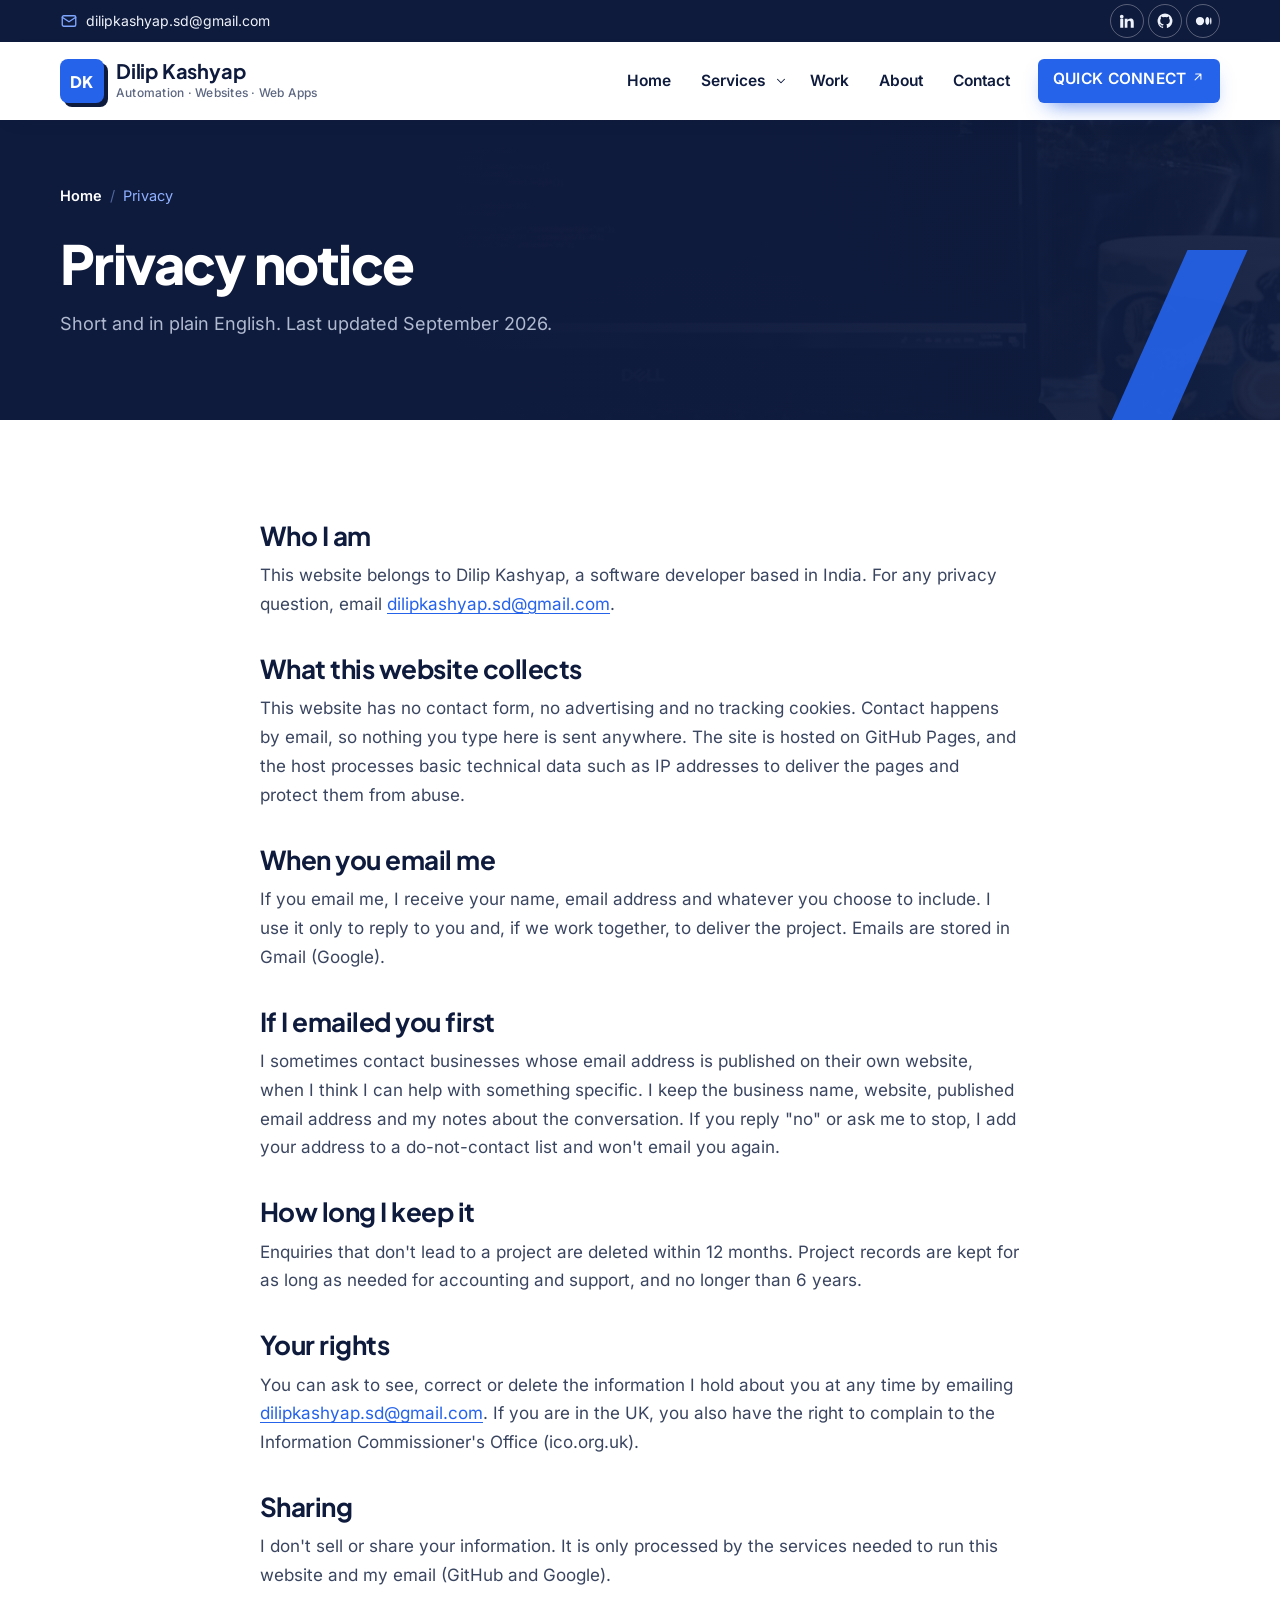
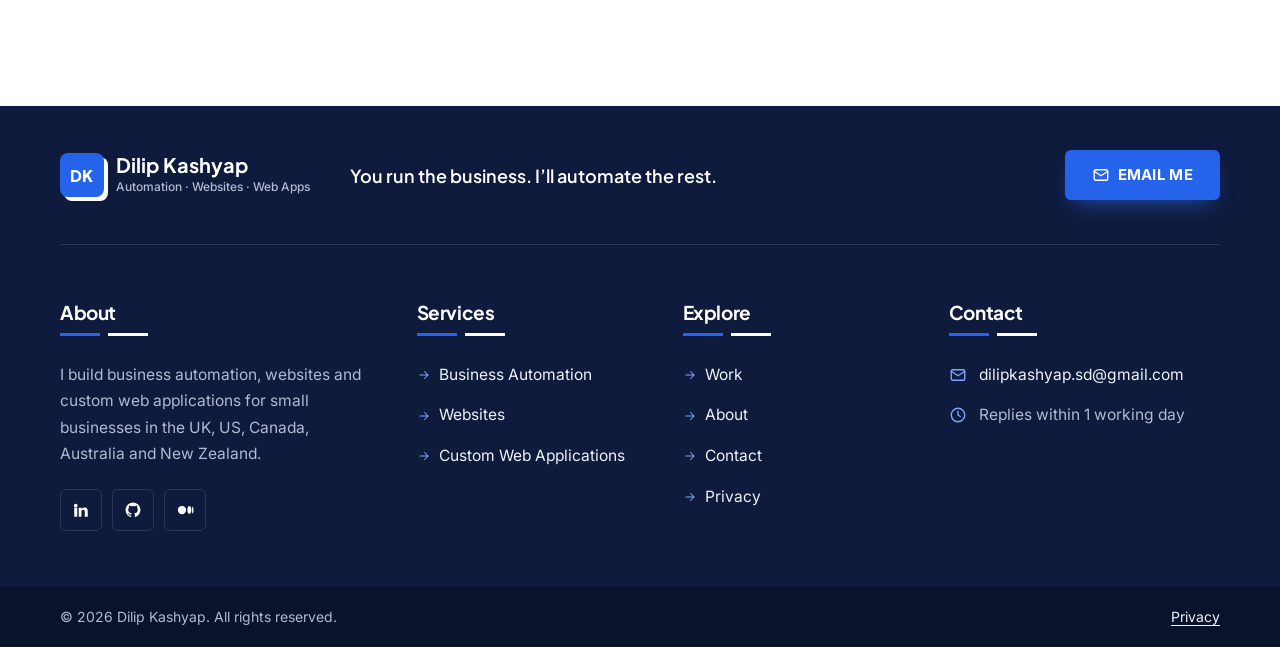
<file: privacy/index.html>
<!doctype html>
<html lang="en-GB">
<head>
<meta charset="utf-8">
<meta name="viewport" content="width=device-width, initial-scale=1">
<title>Privacy Notice · Dilip Kashyap</title>
<meta name="description" content="How Dilip Kashyap handles personal information sent by email and what this website collects.">
<link rel="canonical" href="https://dilipk15.github.io/privacy/">
<meta name="author" content="Dilip Kashyap">
<meta name="theme-color" content="#0b1220">
<meta property="og:type" content="website">
<meta property="og:site_name" content="Dilip Kashyap">
<meta property="og:title" content="Privacy Notice · Dilip Kashyap">
<meta property="og:description" content="How Dilip Kashyap handles personal information sent by email and what this website collects.">
<meta property="og:url" content="https://dilipk15.github.io/privacy/">
<meta property="og:image" content="https://dilipk15.github.io/assets/img/og.png">
<meta property="og:image:width" content="1200">
<meta property="og:image:height" content="630">
<meta property="og:locale" content="en_GB">
<meta name="twitter:card" content="summary_large_image">
<meta name="twitter:title" content="Privacy Notice · Dilip Kashyap">
<meta name="twitter:description" content="How Dilip Kashyap handles personal information sent by email and what this website collects.">
<meta name="twitter:image" content="https://dilipk15.github.io/assets/img/og.png">
<link rel="icon" href="/favicon.svg" type="image/svg+xml">
<script>document.documentElement.classList.add('js')</script>
<link rel="preload" href="/assets/fonts/inter-latin.woff2" as="font" type="font/woff2" crossorigin>
<link rel="preload" href="/assets/fonts/jakarta-latin.woff2" as="font" type="font/woff2" crossorigin>
<link rel="stylesheet" href="/assets/css/styles.css">
<link rel="alternate" type="text/plain" href="/llms.txt" title="Site summary for AI assistants">
<script type="application/ld+json">{"@context":"https://schema.org","@graph":[{"@type":"WebSite","@id":"https://dilipk15.github.io/#website","url":"https://dilipk15.github.io/","name":"Dilip Kashyap","description":"Dilip Kashyap is a software developer based in India, with 9 years of experience. He builds business automation (including Google Workspace and Apps Script), websites and custom web applications for small businesses in the UK, US, Canada, Australia and New Zealand. Projects are quoted at a fixed price, and clients own all code and data.","inLanguage":"en-GB","publisher":{"@id":"https://dilipk15.github.io/#business"}},{"@type":"Person","@id":"https://dilipk15.github.io/#person","name":"Dilip Kashyap","jobTitle":"Automation and full stack developer for small businesses","url":"https://dilipk15.github.io/about/","email":"mailto:dilipkashyap.sd@gmail.com","address":{"@type":"PostalAddress","addressCountry":"IN"},"sameAs":["https://www.linkedin.com/in/dilipkashyapofficial/","https://dilipkashyap15.medium.com/","https://github.com/dilipk15"],"knowsAbout":["Web development","Business process automation","Google Apps Script","Google Workspace","PHP","Laravel","JavaScript","MySQL","Custom web applications"]},{"@type":"ProfessionalService","@id":"https://dilipk15.github.io/#business","name":"Dilip Kashyap: Automation, Websites & Web Apps","url":"https://dilipk15.github.io/","email":"dilipkashyap.sd@gmail.com","description":"Dilip Kashyap is a software developer based in India, with 9 years of experience. He builds business automation (including Google Workspace and Apps Script), websites and custom web applications for small businesses in the UK, US, Canada, Australia and New Zealand. Projects are quoted at a fixed price, and clients own all code and data.","founder":{"@id":"https://dilipk15.github.io/#person"},"address":{"@type":"PostalAddress","addressCountry":"IN"},"areaServed":[{"@type":"Country","name":"United Kingdom"},{"@type":"Country","name":"United States"},{"@type":"Country","name":"Canada"},{"@type":"Country","name":"Australia"},{"@type":"Country","name":"New Zealand"}],"sameAs":["https://www.linkedin.com/in/dilipkashyapofficial/","https://dilipkashyap15.medium.com/","https://github.com/dilipk15"],"hasOfferCatalog":{"@type":"OfferCatalog","name":"Services","itemListElement":[{"@type":"Offer","itemOffered":{"@type":"Service","name":"Business Automation","url":"https://dilipk15.github.io/services/automation/"}},{"@type":"Offer","itemOffered":{"@type":"Service","name":"Websites","url":"https://dilipk15.github.io/services/websites/"}},{"@type":"Offer","itemOffered":{"@type":"Service","name":"Custom Web Applications","url":"https://dilipk15.github.io/services/web-applications/"}}]}},{"@type":"WebPage","@id":"https://dilipk15.github.io/privacy/#webpage","url":"https://dilipk15.github.io/privacy/","name":"Privacy Notice · Dilip Kashyap","description":"How Dilip Kashyap handles personal information sent by email and what this website collects.","isPartOf":{"@id":"https://dilipk15.github.io/#website"},"about":{"@id":"https://dilipk15.github.io/#business"},"breadcrumb":{"@id":"https://dilipk15.github.io/privacy/#breadcrumb"}},{"@type":"BreadcrumbList","@id":"https://dilipk15.github.io/privacy/#breadcrumb","itemListElement":[{"@type":"ListItem","position":1,"name":"Home","item":"https://dilipk15.github.io/"},{"@type":"ListItem","position":2,"name":"Privacy","item":"https://dilipk15.github.io/privacy/"}]}]}</script>
</head>
<body>

<a class="skip-link" href="#main">Skip to content</a>
<div class="topbar">
  <div class="wrap topbar-inner">
    <ul class="topbar-info">
      <li><a href="mailto:dilipkashyap.sd@gmail.com"><svg class="icon-sm" viewBox="0 0 24 24" fill="none" stroke="currentColor" stroke-width="1.8" stroke-linecap="round" stroke-linejoin="round" aria-hidden="true"><rect x="3" y="5" width="18" height="14" rx="2"/><path d="m3 7 9 6 9-6"/></svg> dilipkashyap.sd@gmail.com</a></li>
    </ul>
    <div class="topbar-social">
      <a class="" href="https://www.linkedin.com/in/dilipkashyapofficial/" target="_blank" rel="noopener" aria-label="LinkedIn (opens in a new tab)"><svg class="icon-sm brand-icon" viewBox="0 0 24 24" fill="none" stroke="currentColor" stroke-width="1.8" stroke-linecap="round" stroke-linejoin="round" aria-hidden="true"><path d="M4.98 3.5a2.5 2.5 0 1 1 0 5 2.5 2.5 0 0 1 0-5M3 9h4v12H3zM9 9h3.8v1.7h.05c.53-.95 1.83-1.95 3.77-1.95C20.5 8.75 21 11.2 21 14.1V21h-4v-6.1c0-1.45-.03-3.32-2.05-3.32-2.05 0-2.37 1.58-2.37 3.21V21H9z"/></svg></a>
      <a class="" href="https://github.com/dilipk15" target="_blank" rel="noopener" aria-label="GitHub (opens in a new tab)"><svg class="icon-sm brand-icon" viewBox="0 0 24 24" fill="none" stroke="currentColor" stroke-width="1.8" stroke-linecap="round" stroke-linejoin="round" aria-hidden="true"><path d="M12 2a10 10 0 0 0-3.16 19.49c.5.09.68-.22.68-.48l-.01-1.7c-2.78.6-3.37-1.34-3.37-1.34-.45-1.16-1.11-1.47-1.11-1.47-.91-.62.07-.61.07-.61 1 .07 1.53 1.03 1.53 1.03.9 1.53 2.36 1.09 2.94.83.09-.65.35-1.09.63-1.34-2.22-.25-4.56-1.11-4.56-4.95 0-1.09.39-1.99 1.03-2.69-.1-.25-.45-1.27.1-2.65 0 0 .84-.27 2.75 1.03a9.5 9.5 0 0 1 5 0c1.91-1.3 2.75-1.03 2.75-1.03.55 1.38.2 2.4.1 2.65.64.7 1.03 1.6 1.03 2.69 0 3.85-2.34 4.7-4.57 4.94.36.31.68.92.68 1.85l-.01 2.75c0 .27.18.58.69.48A10 10 0 0 0 12 2"/></svg></a>
      <a class="" href="https://dilipkashyap15.medium.com/" target="_blank" rel="noopener" aria-label="Medium (opens in a new tab)"><svg class="icon-sm brand-icon" viewBox="0 0 24 24" fill="none" stroke="currentColor" stroke-width="1.8" stroke-linecap="round" stroke-linejoin="round" aria-hidden="true"><path d="M2.5 12a5.5 5.5 0 1 1 11 0 5.5 5.5 0 0 1-11 0M15.1 12c0-2.9 1.2-5.2 2.7-5.2s2.7 2.3 2.7 5.2-1.2 5.2-2.7 5.2-2.7-2.3-2.7-5.2M21.4 12c0-2.6.43-4.7.96-4.7s.96 2.1.96 4.7-.43 4.7-.96 4.7-.96-2.1-.96-4.7"/></svg></a></div>
  </div>
</div>
<header class="site-header">
  <div class="wrap header-inner">
    <a class="brand" href="/"><span class="brand-mark" aria-hidden="true">DK</span><span class="brand-text">Dilip Kashyap<small>Automation · Websites · Web Apps</small></span></a>
    <button type="button" class="menu-toggle" aria-expanded="false" aria-controls="site-nav">
      <span class="menu-icon" aria-hidden="true"></span><span class="visually-hidden">Menu</span>
    </button>
    <nav id="site-nav" class="site-nav" aria-label="Main">
      <ul class="nav-list">
        <li><a href="/">Home</a></li>
        <li class="has-sub">
          <a href="/services/">Services</a>
          <button type="button" class="sub-toggle" aria-expanded="false" aria-controls="sub-services"><span class="visually-hidden">Show services</span><svg class="icon-xs" viewBox="0 0 24 24" fill="none" stroke="currentColor" stroke-width="1.8" stroke-linecap="round" stroke-linejoin="round" aria-hidden="true"><path d="m6 9 6 6 6-6"/></svg></button>
          <ul class="sub-menu" id="sub-services">
            <li><a href="/services/automation/">Business Automation</a></li><li><a href="/services/websites/">Websites</a></li><li><a href="/services/web-applications/">Custom Web Applications</a></li>
          </ul>
        </li>
        <li><a href="/#work">Work</a></li>
        <li><a href="/about/">About</a></li>
        <li><a href="/contact/">Contact</a></li>
        <li class="nav-cta"><a class="btn btn-primary btn-small" href="/contact/">Quick Connect <svg class="icon-xs" viewBox="0 0 24 24" fill="none" stroke="currentColor" stroke-width="1.8" stroke-linecap="round" stroke-linejoin="round" aria-hidden="true"><path d="M7 17 17 7M8 7h9v9"/></svg></a></li>
      </ul>
    </nav>
  </div>
</header>
<main id="main">


<header class="page-banner">
  <div class="banner-photo" aria-hidden="true"><img class="cover" src="/assets/img/stock/hero-laptop-1200.webp" srcset="/assets/img/stock/hero-laptop-360.webp 360w, /assets/img/stock/hero-laptop-640.webp 640w, /assets/img/stock/hero-laptop-1200.webp 1200w" sizes="100vw" width="1200" height="789" alt="" fetchpriority="high"></div>
  <div class="wrap">
    
<nav class="breadcrumbs" aria-label="Breadcrumb">
  <ol>
    <li><a href="/">Home</a></li><li aria-current="page">Privacy</li>
  </ol>
</nav>
    <h1>Privacy notice</h1>
    <p class="lead">Short and in plain English. Last updated September 2026.</p>
    
  </div>
</header>
<section class="section">
  <div class="wrap narrow prose">
    <h2>Who I am</h2>
    <p>This website belongs to Dilip Kashyap, a software developer based in India. For any privacy question, email <a href="mailto:dilipkashyap.sd@gmail.com">dilipkashyap.sd@gmail.com</a>.</p>
    <h2>What this website collects</h2>
    <p>This website has no contact form, no advertising and no tracking cookies. Contact happens by email, so nothing you type here is sent anywhere. The site is hosted on GitHub Pages, and the host processes basic technical data such as IP addresses to deliver the pages and protect them from abuse.</p>
    <h2>When you email me</h2>
    <p>If you email me, I receive your name, email address and whatever you choose to include. I use it only to reply to you and, if we work together, to deliver the project. Emails are stored in Gmail (Google).</p>
    <h2>If I emailed you first</h2>
    <p>I sometimes contact businesses whose email address is published on their own website, when I think I can help with something specific. I keep the business name, website, published email address and my notes about the conversation. If you reply "no" or ask me to stop, I add your address to a do-not-contact list and won't email you again.</p>
    <h2>How long I keep it</h2>
    <p>Enquiries that don't lead to a project are deleted within 12 months. Project records are kept for as long as needed for accounting and support, and no longer than 6 years.</p>
    <h2>Your rights</h2>
    <p>You can ask to see, correct or delete the information I hold about you at any time by emailing <a href="mailto:dilipkashyap.sd@gmail.com">dilipkashyap.sd@gmail.com</a>. If you are in the UK, you also have the right to complain to the Information Commissioner's Office (ico.org.uk).</p>
    <h2>Sharing</h2>
    <p>I don't sell or share your information. It is only processed by the services needed to run this website and my email (GitHub and Google).</p>
  </div>
</section>
</main>

<footer class="site-footer">
  <div class="wrap">
    <div class="footer-top">
      <a class="footer-brand" href="/"><span class="brand-mark" aria-hidden="true">DK</span><span>Dilip Kashyap<small>Automation · Websites · Web Apps</small></span></a>
      <p class="footer-pitch">You run the business. I&rsquo;ll automate the rest.</p>
      <a class="btn btn-primary" href="mailto:dilipkashyap.sd@gmail.com?subject=Project%20enquiry"><svg class="icon-sm" viewBox="0 0 24 24" fill="none" stroke="currentColor" stroke-width="1.8" stroke-linecap="round" stroke-linejoin="round" aria-hidden="true"><rect x="3" y="5" width="18" height="14" rx="2"/><path d="m3 7 9 6 9-6"/></svg> Email me</a>
    </div>
    <div class="footer-grid">
      <div>
        <h2 class="footer-title">About</h2>
        <p>I build business automation, websites and custom web applications for small businesses in the UK, US, Canada, Australia and New Zealand.</p>
        <div class="footer-social">
          <a href="https://www.linkedin.com/in/dilipkashyapofficial/" target="_blank" rel="noopener" aria-label="LinkedIn (opens in a new tab)"><svg class="icon-sm brand-icon" viewBox="0 0 24 24" fill="none" stroke="currentColor" stroke-width="1.8" stroke-linecap="round" stroke-linejoin="round" aria-hidden="true"><path d="M4.98 3.5a2.5 2.5 0 1 1 0 5 2.5 2.5 0 0 1 0-5M3 9h4v12H3zM9 9h3.8v1.7h.05c.53-.95 1.83-1.95 3.77-1.95C20.5 8.75 21 11.2 21 14.1V21h-4v-6.1c0-1.45-.03-3.32-2.05-3.32-2.05 0-2.37 1.58-2.37 3.21V21H9z"/></svg></a>
          <a href="https://github.com/dilipk15" target="_blank" rel="noopener" aria-label="GitHub (opens in a new tab)"><svg class="icon-sm brand-icon" viewBox="0 0 24 24" fill="none" stroke="currentColor" stroke-width="1.8" stroke-linecap="round" stroke-linejoin="round" aria-hidden="true"><path d="M12 2a10 10 0 0 0-3.16 19.49c.5.09.68-.22.68-.48l-.01-1.7c-2.78.6-3.37-1.34-3.37-1.34-.45-1.16-1.11-1.47-1.11-1.47-.91-.62.07-.61.07-.61 1 .07 1.53 1.03 1.53 1.03.9 1.53 2.36 1.09 2.94.83.09-.65.35-1.09.63-1.34-2.22-.25-4.56-1.11-4.56-4.95 0-1.09.39-1.99 1.03-2.69-.1-.25-.45-1.27.1-2.65 0 0 .84-.27 2.75 1.03a9.5 9.5 0 0 1 5 0c1.91-1.3 2.75-1.03 2.75-1.03.55 1.38.2 2.4.1 2.65.64.7 1.03 1.6 1.03 2.69 0 3.85-2.34 4.7-4.57 4.94.36.31.68.92.68 1.85l-.01 2.75c0 .27.18.58.69.48A10 10 0 0 0 12 2"/></svg></a>
          <a href="https://dilipkashyap15.medium.com/" target="_blank" rel="noopener" aria-label="Medium (opens in a new tab)"><svg class="icon-sm brand-icon" viewBox="0 0 24 24" fill="none" stroke="currentColor" stroke-width="1.8" stroke-linecap="round" stroke-linejoin="round" aria-hidden="true"><path d="M2.5 12a5.5 5.5 0 1 1 11 0 5.5 5.5 0 0 1-11 0M15.1 12c0-2.9 1.2-5.2 2.7-5.2s2.7 2.3 2.7 5.2-1.2 5.2-2.7 5.2-2.7-2.3-2.7-5.2M21.4 12c0-2.6.43-4.7.96-4.7s.96 2.1.96 4.7-.43 4.7-.96 4.7-.96-2.1-.96-4.7"/></svg></a>
        </div>
      </div>
      <div>
        <h2 class="footer-title">Services</h2>
        <ul class="footer-links"><li><a href="/services/automation/"><svg class="icon-xs" viewBox="0 0 24 24" fill="none" stroke="currentColor" stroke-width="1.8" stroke-linecap="round" stroke-linejoin="round" aria-hidden="true"><path d="M5 12h14M13 6l6 6-6 6"/></svg> Business Automation</a></li><li><a href="/services/websites/"><svg class="icon-xs" viewBox="0 0 24 24" fill="none" stroke="currentColor" stroke-width="1.8" stroke-linecap="round" stroke-linejoin="round" aria-hidden="true"><path d="M5 12h14M13 6l6 6-6 6"/></svg> Websites</a></li><li><a href="/services/web-applications/"><svg class="icon-xs" viewBox="0 0 24 24" fill="none" stroke="currentColor" stroke-width="1.8" stroke-linecap="round" stroke-linejoin="round" aria-hidden="true"><path d="M5 12h14M13 6l6 6-6 6"/></svg> Custom Web Applications</a></li></ul>
      </div>
      <div>
        <h2 class="footer-title">Explore</h2>
        <ul class="footer-links">
          <li><a href="/#work"><svg class="icon-xs" viewBox="0 0 24 24" fill="none" stroke="currentColor" stroke-width="1.8" stroke-linecap="round" stroke-linejoin="round" aria-hidden="true"><path d="M5 12h14M13 6l6 6-6 6"/></svg> Work</a></li>
          <li><a href="/about/"><svg class="icon-xs" viewBox="0 0 24 24" fill="none" stroke="currentColor" stroke-width="1.8" stroke-linecap="round" stroke-linejoin="round" aria-hidden="true"><path d="M5 12h14M13 6l6 6-6 6"/></svg> About</a></li>
          <li><a href="/contact/"><svg class="icon-xs" viewBox="0 0 24 24" fill="none" stroke="currentColor" stroke-width="1.8" stroke-linecap="round" stroke-linejoin="round" aria-hidden="true"><path d="M5 12h14M13 6l6 6-6 6"/></svg> Contact</a></li>
          <li><a href="/privacy/"><svg class="icon-xs" viewBox="0 0 24 24" fill="none" stroke="currentColor" stroke-width="1.8" stroke-linecap="round" stroke-linejoin="round" aria-hidden="true"><path d="M5 12h14M13 6l6 6-6 6"/></svg> Privacy</a></li>
        </ul>
      </div>
      <div>
        <h2 class="footer-title">Contact</h2>
        <ul class="footer-contact">
          <li><svg class="icon-sm" viewBox="0 0 24 24" fill="none" stroke="currentColor" stroke-width="1.8" stroke-linecap="round" stroke-linejoin="round" aria-hidden="true"><rect x="3" y="5" width="18" height="14" rx="2"/><path d="m3 7 9 6 9-6"/></svg><a href="mailto:dilipkashyap.sd@gmail.com">dilipkashyap.sd@gmail.com</a></li>
          <li><svg class="icon-sm" viewBox="0 0 24 24" fill="none" stroke="currentColor" stroke-width="1.8" stroke-linecap="round" stroke-linejoin="round" aria-hidden="true"><circle cx="12" cy="12" r="9"/><path d="M12 7v5l3 2"/></svg><span>Replies within 1 working day</span></li>
        </ul>
      </div>
    </div>
  </div>
  <div class="footer-bottom">
    <div class="wrap footer-bottom-inner">
      <p>© 2026 Dilip Kashyap. All rights reserved.</p>
      <p><a href="/privacy/">Privacy</a></p>
    </div>
  </div>
</footer>
<script src="/assets/js/site.js" defer></script>
</body>
</html>
</file>
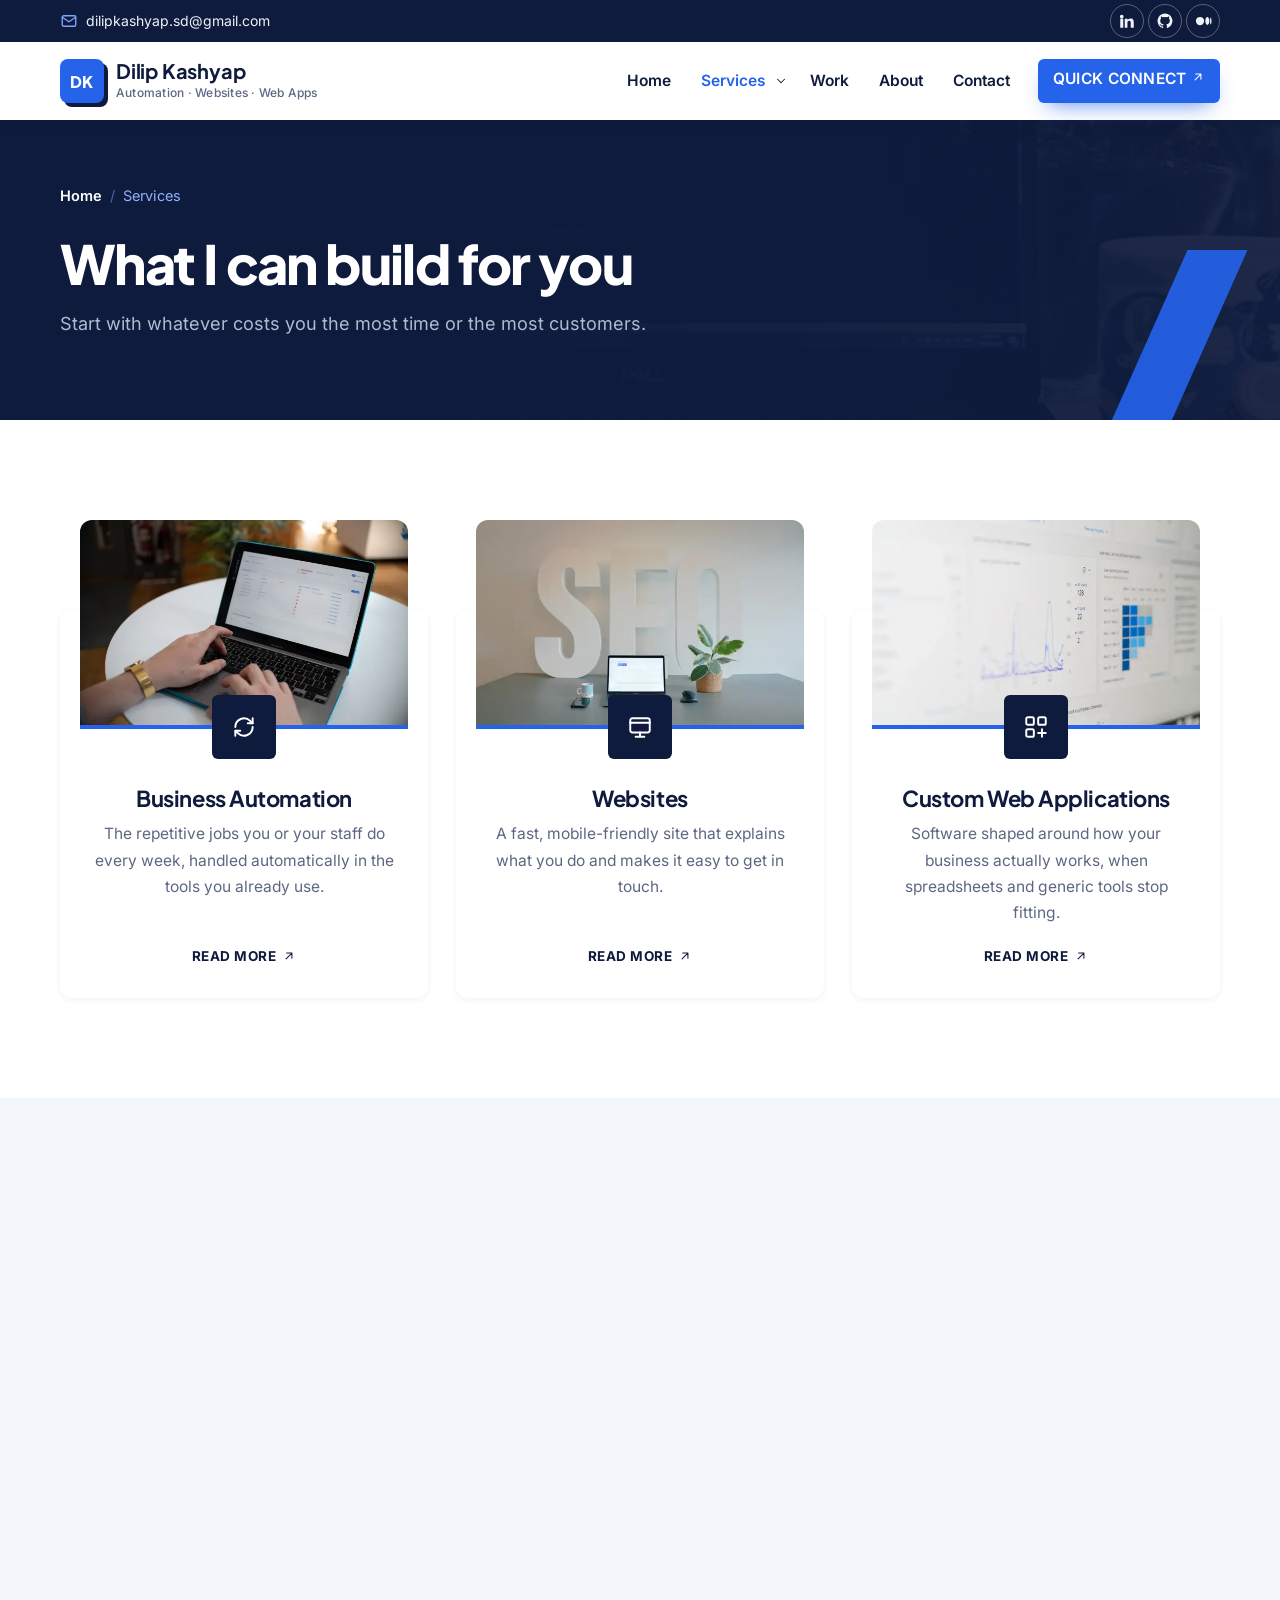
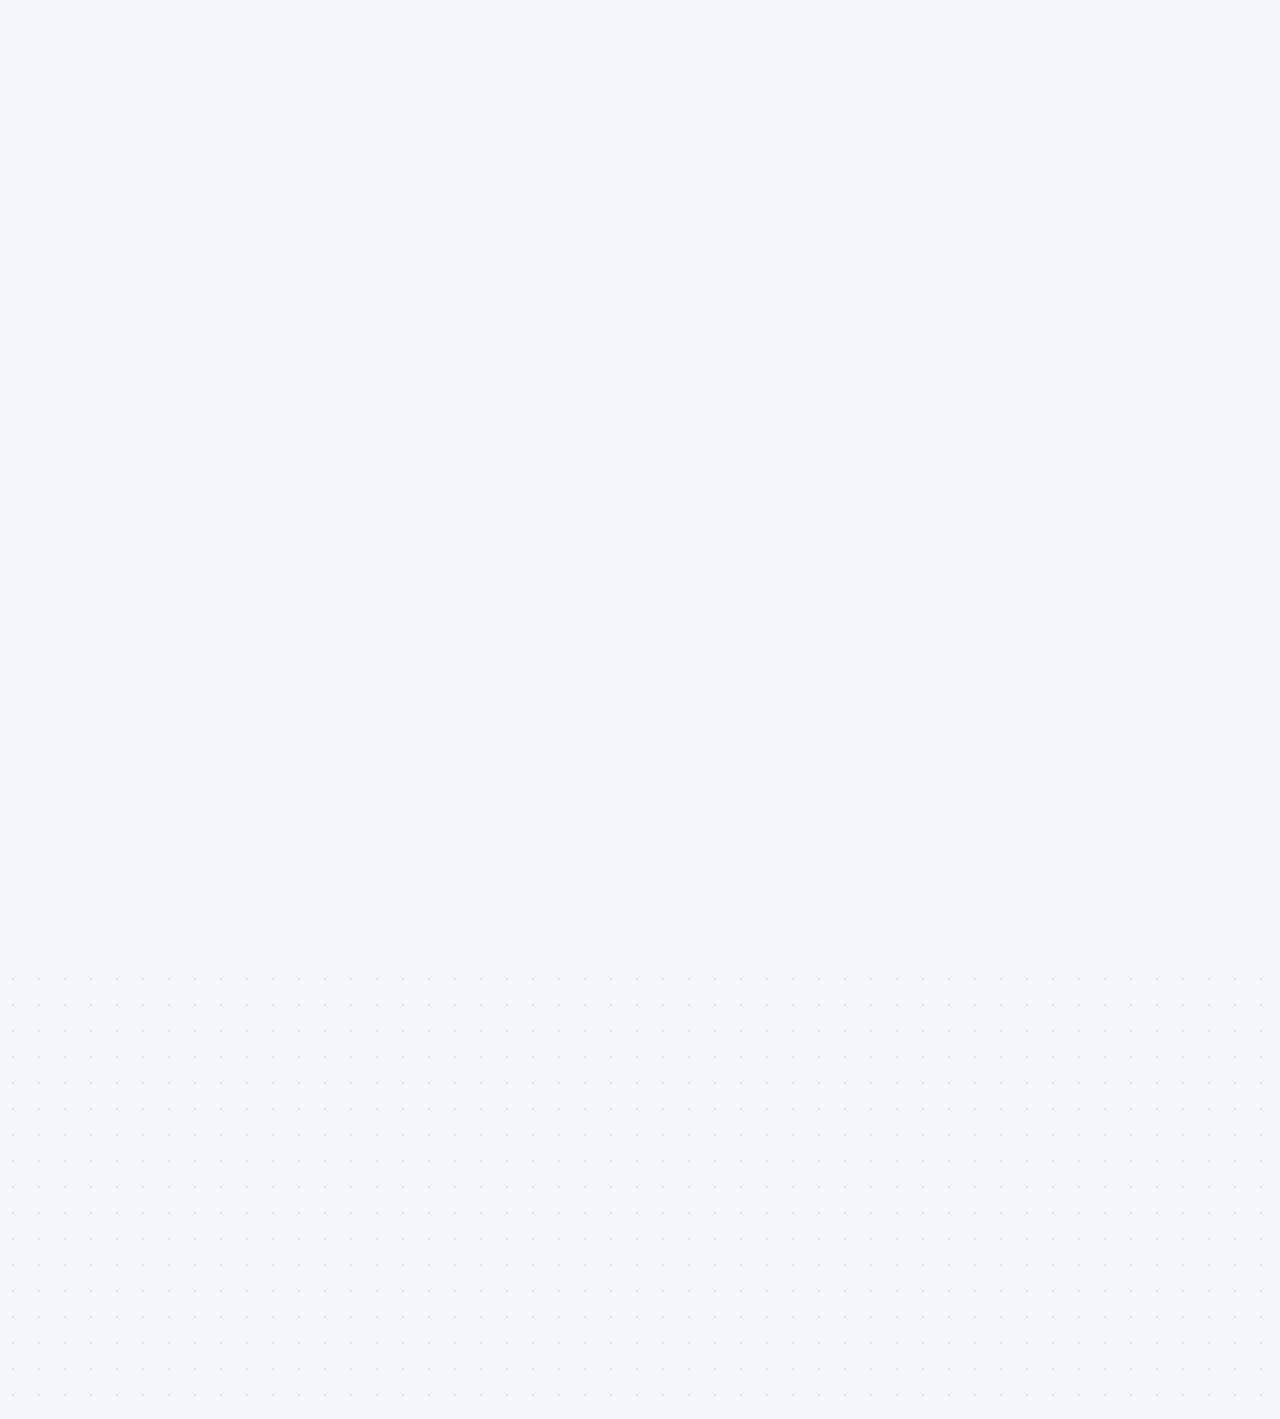
<file: services/index.html>
<!doctype html>
<html lang="en-GB">
<head>
<meta charset="utf-8">
<meta name="viewport" content="width=device-width, initial-scale=1">
<title>Services: Websites, Automation &amp; Web Apps · Dilip Kashyap</title>
<meta name="description" content="Websites, business automation and custom web applications for small businesses, with fixed quotes and full ownership of everything built.">
<link rel="canonical" href="https://dilipk15.github.io/services/">
<meta name="author" content="Dilip Kashyap">
<meta name="theme-color" content="#0b1220">
<meta property="og:type" content="website">
<meta property="og:site_name" content="Dilip Kashyap">
<meta property="og:title" content="Services: Websites, Automation &amp; Web Apps · Dilip Kashyap">
<meta property="og:description" content="Websites, business automation and custom web applications for small businesses, with fixed quotes and full ownership of everything built.">
<meta property="og:url" content="https://dilipk15.github.io/services/">
<meta property="og:image" content="https://dilipk15.github.io/assets/img/og.png">
<meta property="og:image:width" content="1200">
<meta property="og:image:height" content="630">
<meta property="og:locale" content="en_GB">
<meta name="twitter:card" content="summary_large_image">
<meta name="twitter:title" content="Services: Websites, Automation &amp; Web Apps · Dilip Kashyap">
<meta name="twitter:description" content="Websites, business automation and custom web applications for small businesses, with fixed quotes and full ownership of everything built.">
<meta name="twitter:image" content="https://dilipk15.github.io/assets/img/og.png">
<link rel="icon" href="/favicon.svg" type="image/svg+xml">
<script>document.documentElement.classList.add('js')</script>
<link rel="preload" href="/assets/fonts/inter-latin.woff2" as="font" type="font/woff2" crossorigin>
<link rel="preload" href="/assets/fonts/jakarta-latin.woff2" as="font" type="font/woff2" crossorigin>
<link rel="stylesheet" href="/assets/css/styles.css">
<link rel="alternate" type="text/plain" href="/llms.txt" title="Site summary for AI assistants">
<script type="application/ld+json">{"@context":"https://schema.org","@graph":[{"@type":"WebSite","@id":"https://dilipk15.github.io/#website","url":"https://dilipk15.github.io/","name":"Dilip Kashyap","description":"Dilip Kashyap is a software developer based in India, with 9 years of experience. He builds business automation (including Google Workspace and Apps Script), websites and custom web applications for small businesses in the UK, US, Canada, Australia and New Zealand. Projects are quoted at a fixed price, and clients own all code and data.","inLanguage":"en-GB","publisher":{"@id":"https://dilipk15.github.io/#business"}},{"@type":"Person","@id":"https://dilipk15.github.io/#person","name":"Dilip Kashyap","jobTitle":"Automation and full stack developer for small businesses","url":"https://dilipk15.github.io/about/","email":"mailto:dilipkashyap.sd@gmail.com","address":{"@type":"PostalAddress","addressCountry":"IN"},"sameAs":["https://www.linkedin.com/in/dilipkashyapofficial/","https://dilipkashyap15.medium.com/","https://github.com/dilipk15"],"knowsAbout":["Web development","Business process automation","Google Apps Script","Google Workspace","PHP","Laravel","JavaScript","MySQL","Custom web applications"]},{"@type":"ProfessionalService","@id":"https://dilipk15.github.io/#business","name":"Dilip Kashyap: Automation, Websites & Web Apps","url":"https://dilipk15.github.io/","email":"dilipkashyap.sd@gmail.com","description":"Dilip Kashyap is a software developer based in India, with 9 years of experience. He builds business automation (including Google Workspace and Apps Script), websites and custom web applications for small businesses in the UK, US, Canada, Australia and New Zealand. Projects are quoted at a fixed price, and clients own all code and data.","founder":{"@id":"https://dilipk15.github.io/#person"},"address":{"@type":"PostalAddress","addressCountry":"IN"},"areaServed":[{"@type":"Country","name":"United Kingdom"},{"@type":"Country","name":"United States"},{"@type":"Country","name":"Canada"},{"@type":"Country","name":"Australia"},{"@type":"Country","name":"New Zealand"}],"sameAs":["https://www.linkedin.com/in/dilipkashyapofficial/","https://dilipkashyap15.medium.com/","https://github.com/dilipk15"],"hasOfferCatalog":{"@type":"OfferCatalog","name":"Services","itemListElement":[{"@type":"Offer","itemOffered":{"@type":"Service","name":"Business Automation","url":"https://dilipk15.github.io/services/automation/"}},{"@type":"Offer","itemOffered":{"@type":"Service","name":"Websites","url":"https://dilipk15.github.io/services/websites/"}},{"@type":"Offer","itemOffered":{"@type":"Service","name":"Custom Web Applications","url":"https://dilipk15.github.io/services/web-applications/"}}]}},{"@type":"WebPage","@id":"https://dilipk15.github.io/services/#webpage","url":"https://dilipk15.github.io/services/","name":"Services: Websites, Automation & Web Apps · Dilip Kashyap","description":"Websites, business automation and custom web applications for small businesses, with fixed quotes and full ownership of everything built.","isPartOf":{"@id":"https://dilipk15.github.io/#website"},"about":{"@id":"https://dilipk15.github.io/#business"},"breadcrumb":{"@id":"https://dilipk15.github.io/services/#breadcrumb"}},{"@type":"BreadcrumbList","@id":"https://dilipk15.github.io/services/#breadcrumb","itemListElement":[{"@type":"ListItem","position":1,"name":"Home","item":"https://dilipk15.github.io/"},{"@type":"ListItem","position":2,"name":"Services","item":"https://dilipk15.github.io/services/"}]}]}</script>
</head>
<body>

<a class="skip-link" href="#main">Skip to content</a>
<div class="topbar">
  <div class="wrap topbar-inner">
    <ul class="topbar-info">
      <li><a href="mailto:dilipkashyap.sd@gmail.com"><svg class="icon-sm" viewBox="0 0 24 24" fill="none" stroke="currentColor" stroke-width="1.8" stroke-linecap="round" stroke-linejoin="round" aria-hidden="true"><rect x="3" y="5" width="18" height="14" rx="2"/><path d="m3 7 9 6 9-6"/></svg> dilipkashyap.sd@gmail.com</a></li>
    </ul>
    <div class="topbar-social">
      <a class="" href="https://www.linkedin.com/in/dilipkashyapofficial/" target="_blank" rel="noopener" aria-label="LinkedIn (opens in a new tab)"><svg class="icon-sm brand-icon" viewBox="0 0 24 24" fill="none" stroke="currentColor" stroke-width="1.8" stroke-linecap="round" stroke-linejoin="round" aria-hidden="true"><path d="M4.98 3.5a2.5 2.5 0 1 1 0 5 2.5 2.5 0 0 1 0-5M3 9h4v12H3zM9 9h3.8v1.7h.05c.53-.95 1.83-1.95 3.77-1.95C20.5 8.75 21 11.2 21 14.1V21h-4v-6.1c0-1.45-.03-3.32-2.05-3.32-2.05 0-2.37 1.58-2.37 3.21V21H9z"/></svg></a>
      <a class="" href="https://github.com/dilipk15" target="_blank" rel="noopener" aria-label="GitHub (opens in a new tab)"><svg class="icon-sm brand-icon" viewBox="0 0 24 24" fill="none" stroke="currentColor" stroke-width="1.8" stroke-linecap="round" stroke-linejoin="round" aria-hidden="true"><path d="M12 2a10 10 0 0 0-3.16 19.49c.5.09.68-.22.68-.48l-.01-1.7c-2.78.6-3.37-1.34-3.37-1.34-.45-1.16-1.11-1.47-1.11-1.47-.91-.62.07-.61.07-.61 1 .07 1.53 1.03 1.53 1.03.9 1.53 2.36 1.09 2.94.83.09-.65.35-1.09.63-1.34-2.22-.25-4.56-1.11-4.56-4.95 0-1.09.39-1.99 1.03-2.69-.1-.25-.45-1.27.1-2.65 0 0 .84-.27 2.75 1.03a9.5 9.5 0 0 1 5 0c1.91-1.3 2.75-1.03 2.75-1.03.55 1.38.2 2.4.1 2.65.64.7 1.03 1.6 1.03 2.69 0 3.85-2.34 4.7-4.57 4.94.36.31.68.92.68 1.85l-.01 2.75c0 .27.18.58.69.48A10 10 0 0 0 12 2"/></svg></a>
      <a class="" href="https://dilipkashyap15.medium.com/" target="_blank" rel="noopener" aria-label="Medium (opens in a new tab)"><svg class="icon-sm brand-icon" viewBox="0 0 24 24" fill="none" stroke="currentColor" stroke-width="1.8" stroke-linecap="round" stroke-linejoin="round" aria-hidden="true"><path d="M2.5 12a5.5 5.5 0 1 1 11 0 5.5 5.5 0 0 1-11 0M15.1 12c0-2.9 1.2-5.2 2.7-5.2s2.7 2.3 2.7 5.2-1.2 5.2-2.7 5.2-2.7-2.3-2.7-5.2M21.4 12c0-2.6.43-4.7.96-4.7s.96 2.1.96 4.7-.43 4.7-.96 4.7-.96-2.1-.96-4.7"/></svg></a></div>
  </div>
</div>
<header class="site-header">
  <div class="wrap header-inner">
    <a class="brand" href="/"><span class="brand-mark" aria-hidden="true">DK</span><span class="brand-text">Dilip Kashyap<small>Automation · Websites · Web Apps</small></span></a>
    <button type="button" class="menu-toggle" aria-expanded="false" aria-controls="site-nav">
      <span class="menu-icon" aria-hidden="true"></span><span class="visually-hidden">Menu</span>
    </button>
    <nav id="site-nav" class="site-nav" aria-label="Main">
      <ul class="nav-list">
        <li><a href="/">Home</a></li>
        <li class="has-sub">
          <a href="/services/" aria-current="page">Services</a>
          <button type="button" class="sub-toggle" aria-expanded="false" aria-controls="sub-services"><span class="visually-hidden">Show services</span><svg class="icon-xs" viewBox="0 0 24 24" fill="none" stroke="currentColor" stroke-width="1.8" stroke-linecap="round" stroke-linejoin="round" aria-hidden="true"><path d="m6 9 6 6 6-6"/></svg></button>
          <ul class="sub-menu" id="sub-services">
            <li><a href="/services/automation/">Business Automation</a></li><li><a href="/services/websites/">Websites</a></li><li><a href="/services/web-applications/">Custom Web Applications</a></li>
          </ul>
        </li>
        <li><a href="/#work">Work</a></li>
        <li><a href="/about/">About</a></li>
        <li><a href="/contact/">Contact</a></li>
        <li class="nav-cta"><a class="btn btn-primary btn-small" href="/contact/">Quick Connect <svg class="icon-xs" viewBox="0 0 24 24" fill="none" stroke="currentColor" stroke-width="1.8" stroke-linecap="round" stroke-linejoin="round" aria-hidden="true"><path d="M7 17 17 7M8 7h9v9"/></svg></a></li>
      </ul>
    </nav>
  </div>
</header>
<main id="main">


<header class="page-banner">
  <div class="banner-photo" aria-hidden="true"><img class="cover" src="/assets/img/stock/hero-laptop-1200.webp" srcset="/assets/img/stock/hero-laptop-360.webp 360w, /assets/img/stock/hero-laptop-640.webp 640w, /assets/img/stock/hero-laptop-1200.webp 1200w" sizes="100vw" width="1200" height="789" alt="" fetchpriority="high"></div>
  <div class="wrap">
    
<nav class="breadcrumbs" aria-label="Breadcrumb">
  <ol>
    <li><a href="/">Home</a></li><li aria-current="page">Services</li>
  </ol>
</nav>
    <h1>What I can build for you</h1>
    <p class="lead">Start with whatever costs you the most time or the most customers.</p>
    
  </div>
</header>
<section class="section">
  <div class="wrap">
    
<div class="svc-grid">
  
  <article class="svc-card cat-automation">
    <div class="svc-photo"><img class="" src="/assets/img/stock/svc-automation-1200.webp" srcset="/assets/img/stock/svc-automation-360.webp 360w, /assets/img/stock/svc-automation-640.webp 640w, /assets/img/stock/svc-automation-1200.webp 1200w" sizes="(max-width: 680px) 100vw, 33vw" width="1200" height="800" alt="" loading="lazy" decoding="async"></div>
    <div class="svc-body">
      <span class="svc-badge"><svg class="icon" viewBox="0 0 24 24" fill="none" stroke="currentColor" stroke-width="1.8" stroke-linecap="round" stroke-linejoin="round" aria-hidden="true"><path d="M4 12a8 8 0 0 1 13.7-5.6L20 8.5"/><path d="M20 4v4.5h-4.5"/><path d="M20 12a8 8 0 0 1-13.7 5.6L4 15.5"/><path d="M4 20v-4.5h4.5"/></svg></span>
      <h2><a href="/services/automation/" class="stretched">Business Automation</a></h2>
      <p>The repetitive jobs you or your staff do every week, handled automatically in the tools you already use.</p>
      <span class="read-more">Read more <svg class="icon-xs" viewBox="0 0 24 24" fill="none" stroke="currentColor" stroke-width="1.8" stroke-linecap="round" stroke-linejoin="round" aria-hidden="true"><path d="M7 17 17 7M8 7h9v9"/></svg></span>
    </div>
  </article>
  <article class="svc-card cat-website">
    <div class="svc-photo"><img class="" src="/assets/img/stock/svc-websites-1200.webp" srcset="/assets/img/stock/svc-websites-360.webp 360w, /assets/img/stock/svc-websites-640.webp 640w, /assets/img/stock/svc-websites-1200.webp 1200w" sizes="(max-width: 680px) 100vw, 33vw" width="1200" height="675" alt="" loading="lazy" decoding="async"></div>
    <div class="svc-body">
      <span class="svc-badge"><svg class="icon" viewBox="0 0 24 24" fill="none" stroke="currentColor" stroke-width="1.8" stroke-linecap="round" stroke-linejoin="round" aria-hidden="true"><rect x="3" y="4" width="18" height="13" rx="2"/><path d="M3 8h18M8 21h8M12 17v4"/></svg></span>
      <h2><a href="/services/websites/" class="stretched">Websites</a></h2>
      <p>A fast, mobile-friendly site that explains what you do and makes it easy to get in touch.</p>
      <span class="read-more">Read more <svg class="icon-xs" viewBox="0 0 24 24" fill="none" stroke="currentColor" stroke-width="1.8" stroke-linecap="round" stroke-linejoin="round" aria-hidden="true"><path d="M7 17 17 7M8 7h9v9"/></svg></span>
    </div>
  </article>
  <article class="svc-card cat-webapp">
    <div class="svc-photo"><img class="" src="/assets/img/stock/svc-webapps-1200.webp" srcset="/assets/img/stock/svc-webapps-360.webp 360w, /assets/img/stock/svc-webapps-640.webp 640w, /assets/img/stock/svc-webapps-1200.webp 1200w" sizes="(max-width: 680px) 100vw, 33vw" width="1200" height="675" alt="" loading="lazy" decoding="async"></div>
    <div class="svc-body">
      <span class="svc-badge"><svg class="icon" viewBox="0 0 24 24" fill="none" stroke="currentColor" stroke-width="1.8" stroke-linecap="round" stroke-linejoin="round" aria-hidden="true"><rect x="3" y="3" width="7" height="7" rx="1.5"/><rect x="14" y="3" width="7" height="7" rx="1.5"/><rect x="3" y="14" width="7" height="7" rx="1.5"/><path d="M17.5 14v7M14 17.5h7"/></svg></span>
      <h2><a href="/services/web-applications/" class="stretched">Custom Web Applications</a></h2>
      <p>Software shaped around how your business actually works, when spreadsheets and generic tools stop fitting.</p>
      <span class="read-more">Read more <svg class="icon-xs" viewBox="0 0 24 24" fill="none" stroke="currentColor" stroke-width="1.8" stroke-linecap="round" stroke-linejoin="round" aria-hidden="true"><path d="M7 17 17 7M8 7h9v9"/></svg></span>
    </div>
  </article>
</div>
  </div>
</section>
<section class="section tinted">
  <div class="wrap split">
    <div>
      <p class="eyebrow">After launch</p>
      <h2 class="section-title">Ongoing support</h2>
      <p class="section-lead">Every project includes 30 days of free fixes. After that, ask for changes whenever you need them, or choose a small monthly plan covering updates, monitoring and minor improvements.</p>
    </div>
    <div class="panel">
      <h3 class="panel-title">Every project includes</h3>
      <ul class="tick-list">
        <li><svg class="icon-sm" viewBox="0 0 24 24" fill="none" stroke="currentColor" stroke-width="1.8" stroke-linecap="round" stroke-linejoin="round" aria-hidden="true"><circle cx="12" cy="12" r="9"/><path d="m8 12.5 2.5 2.5L16 9.5"/></svg> A clear written scope and fixed price</li><li><svg class="icon-sm" viewBox="0 0 24 24" fill="none" stroke="currentColor" stroke-width="1.8" stroke-linecap="round" stroke-linejoin="round" aria-hidden="true"><circle cx="12" cy="12" r="9"/><path d="m8 12.5 2.5 2.5L16 9.5"/></svg> Progress you can see along the way</li><li><svg class="icon-sm" viewBox="0 0 24 24" fill="none" stroke="currentColor" stroke-width="1.8" stroke-linecap="round" stroke-linejoin="round" aria-hidden="true"><circle cx="12" cy="12" r="9"/><path d="m8 12.5 2.5 2.5L16 9.5"/></svg> Full ownership of code, data and accounts</li><li><svg class="icon-sm" viewBox="0 0 24 24" fill="none" stroke="currentColor" stroke-width="1.8" stroke-linecap="round" stroke-linejoin="round" aria-hidden="true"><circle cx="12" cy="12" r="9"/><path d="m8 12.5 2.5 2.5L16 9.5"/></svg> A simple guide for you and your team</li><li><svg class="icon-sm" viewBox="0 0 24 24" fill="none" stroke="currentColor" stroke-width="1.8" stroke-linecap="round" stroke-linejoin="round" aria-hidden="true"><circle cx="12" cy="12" r="9"/><path d="m8 12.5 2.5 2.5L16 9.5"/></svg> 30 days of free fixes after launch</li>
      </ul>
    </div>
  </div>
</section>
<section class="section dotted">
  <div class="wrap">
    <div class="head-center"><p class="eyebrow center">Working process</p><h2 class="section-title">Simple from first call to handover</h2></div>
    
<ol class="process">
  
  <li class="process-card">
    <span class="process-num" aria-hidden="true">01</span>
    <span class="process-icon"><svg class="icon" viewBox="0 0 24 24" fill="none" stroke="currentColor" stroke-width="1.8" stroke-linecap="round" stroke-linejoin="round" aria-hidden="true"><path d="M21 12a8 8 0 0 1-11.6 7.1L4 20l1-4.6A8 8 0 1 1 21 12z"/><path d="M8.5 12h.01M12 12h.01M15.5 12h.01"/></svg></span>
    <h3>Short call</h3>
    <p>A 20 to 30 minute video call about your business and the problem. No cost, no obligation.</p>
  </li>
  <li class="process-card">
    <span class="process-num" aria-hidden="true">02</span>
    <span class="process-icon"><svg class="icon" viewBox="0 0 24 24" fill="none" stroke="currentColor" stroke-width="1.8" stroke-linecap="round" stroke-linejoin="round" aria-hidden="true"><path d="M3 12V4a1 1 0 0 1 1-1h8l9 9-9 9z"/><circle cx="8" cy="8" r="1.5"/></svg></span>
    <h3>Fixed quote</h3>
    <p>Within 2 working days you get a written scope, timeline and fixed price. No hourly surprises.</p>
  </li>
  <li class="process-card">
    <span class="process-num" aria-hidden="true">03</span>
    <span class="process-icon"><svg class="icon" viewBox="0 0 24 24" fill="none" stroke="currentColor" stroke-width="1.8" stroke-linecap="round" stroke-linejoin="round" aria-hidden="true"><path d="M14.7 6.3a4 4 0 0 0-5.4 5.4L3 18l3 3 6.3-6.3a4 4 0 0 0 5.4-5.4l-2.5 2.5-2.4-.6-.6-2.4z"/></svg></span>
    <h3>Build</h3>
    <p>50% to start. You see progress along the way and can give feedback before anything is final.</p>
  </li>
  <li class="process-card">
    <span class="process-num" aria-hidden="true">04</span>
    <span class="process-icon"><svg class="icon" viewBox="0 0 24 24" fill="none" stroke="currentColor" stroke-width="1.8" stroke-linecap="round" stroke-linejoin="round" aria-hidden="true"><path d="M5 15c-1.5 1-2 4-2 6 2 0 5-.5 6-2M9 13l2 2M14.5 4.5c3-1.5 5.5-1.5 5.5-1.5s0 2.5-1.5 5.5L13 14l-3-3z"/><circle cx="15.5" cy="8.5" r="1.3"/></svg></span>
    <h3>Handover</h3>
    <p>The remaining 50% on completion. You get everything, a simple guide, and 30 days of free fixes.</p>
  </li>
</ol>
  </div>
</section>

<section class="cta-strip">
  <div class="wrap">
    <div class="cta-inner">
      <div class="cta-mark" aria-hidden="true"><svg class="icon" viewBox="0 0 24 24" fill="none" stroke="currentColor" stroke-width="1.8" stroke-linecap="round" stroke-linejoin="round" aria-hidden="true"><path d="M12 3v4M12 17v4M3 12h4M17 12h4M6 6l2.5 2.5M15.5 15.5 18 18M6 18l2.5-2.5M15.5 8.5 18 6"/></svg></div>
      <div class="cta-text">
        <h2>Not sure which service you need?</h2>
        <p>Describe the problem in your own words and I'll suggest the simplest fix.</p>
      </div>
      <a class="btn btn-primary" href="/contact/">Quick Connect <svg class="icon-sm" viewBox="0 0 24 24" fill="none" stroke="currentColor" stroke-width="1.8" stroke-linecap="round" stroke-linejoin="round" aria-hidden="true"><path d="M7 17 17 7M8 7h9v9"/></svg></a>
    </div>
  </div>
</section>
</main>

<footer class="site-footer">
  <div class="wrap">
    <div class="footer-top">
      <a class="footer-brand" href="/"><span class="brand-mark" aria-hidden="true">DK</span><span>Dilip Kashyap<small>Automation · Websites · Web Apps</small></span></a>
      <p class="footer-pitch">You run the business. I&rsquo;ll automate the rest.</p>
      <a class="btn btn-primary" href="mailto:dilipkashyap.sd@gmail.com?subject=Project%20enquiry"><svg class="icon-sm" viewBox="0 0 24 24" fill="none" stroke="currentColor" stroke-width="1.8" stroke-linecap="round" stroke-linejoin="round" aria-hidden="true"><rect x="3" y="5" width="18" height="14" rx="2"/><path d="m3 7 9 6 9-6"/></svg> Email me</a>
    </div>
    <div class="footer-grid">
      <div>
        <h2 class="footer-title">About</h2>
        <p>I build business automation, websites and custom web applications for small businesses in the UK, US, Canada, Australia and New Zealand.</p>
        <div class="footer-social">
          <a href="https://www.linkedin.com/in/dilipkashyapofficial/" target="_blank" rel="noopener" aria-label="LinkedIn (opens in a new tab)"><svg class="icon-sm brand-icon" viewBox="0 0 24 24" fill="none" stroke="currentColor" stroke-width="1.8" stroke-linecap="round" stroke-linejoin="round" aria-hidden="true"><path d="M4.98 3.5a2.5 2.5 0 1 1 0 5 2.5 2.5 0 0 1 0-5M3 9h4v12H3zM9 9h3.8v1.7h.05c.53-.95 1.83-1.95 3.77-1.95C20.5 8.75 21 11.2 21 14.1V21h-4v-6.1c0-1.45-.03-3.32-2.05-3.32-2.05 0-2.37 1.58-2.37 3.21V21H9z"/></svg></a>
          <a href="https://github.com/dilipk15" target="_blank" rel="noopener" aria-label="GitHub (opens in a new tab)"><svg class="icon-sm brand-icon" viewBox="0 0 24 24" fill="none" stroke="currentColor" stroke-width="1.8" stroke-linecap="round" stroke-linejoin="round" aria-hidden="true"><path d="M12 2a10 10 0 0 0-3.16 19.49c.5.09.68-.22.68-.48l-.01-1.7c-2.78.6-3.37-1.34-3.37-1.34-.45-1.16-1.11-1.47-1.11-1.47-.91-.62.07-.61.07-.61 1 .07 1.53 1.03 1.53 1.03.9 1.53 2.36 1.09 2.94.83.09-.65.35-1.09.63-1.34-2.22-.25-4.56-1.11-4.56-4.95 0-1.09.39-1.99 1.03-2.69-.1-.25-.45-1.27.1-2.65 0 0 .84-.27 2.75 1.03a9.5 9.5 0 0 1 5 0c1.91-1.3 2.75-1.03 2.75-1.03.55 1.38.2 2.4.1 2.65.64.7 1.03 1.6 1.03 2.69 0 3.85-2.34 4.7-4.57 4.94.36.31.68.92.68 1.85l-.01 2.75c0 .27.18.58.69.48A10 10 0 0 0 12 2"/></svg></a>
          <a href="https://dilipkashyap15.medium.com/" target="_blank" rel="noopener" aria-label="Medium (opens in a new tab)"><svg class="icon-sm brand-icon" viewBox="0 0 24 24" fill="none" stroke="currentColor" stroke-width="1.8" stroke-linecap="round" stroke-linejoin="round" aria-hidden="true"><path d="M2.5 12a5.5 5.5 0 1 1 11 0 5.5 5.5 0 0 1-11 0M15.1 12c0-2.9 1.2-5.2 2.7-5.2s2.7 2.3 2.7 5.2-1.2 5.2-2.7 5.2-2.7-2.3-2.7-5.2M21.4 12c0-2.6.43-4.7.96-4.7s.96 2.1.96 4.7-.43 4.7-.96 4.7-.96-2.1-.96-4.7"/></svg></a>
        </div>
      </div>
      <div>
        <h2 class="footer-title">Services</h2>
        <ul class="footer-links"><li><a href="/services/automation/"><svg class="icon-xs" viewBox="0 0 24 24" fill="none" stroke="currentColor" stroke-width="1.8" stroke-linecap="round" stroke-linejoin="round" aria-hidden="true"><path d="M5 12h14M13 6l6 6-6 6"/></svg> Business Automation</a></li><li><a href="/services/websites/"><svg class="icon-xs" viewBox="0 0 24 24" fill="none" stroke="currentColor" stroke-width="1.8" stroke-linecap="round" stroke-linejoin="round" aria-hidden="true"><path d="M5 12h14M13 6l6 6-6 6"/></svg> Websites</a></li><li><a href="/services/web-applications/"><svg class="icon-xs" viewBox="0 0 24 24" fill="none" stroke="currentColor" stroke-width="1.8" stroke-linecap="round" stroke-linejoin="round" aria-hidden="true"><path d="M5 12h14M13 6l6 6-6 6"/></svg> Custom Web Applications</a></li></ul>
      </div>
      <div>
        <h2 class="footer-title">Explore</h2>
        <ul class="footer-links">
          <li><a href="/#work"><svg class="icon-xs" viewBox="0 0 24 24" fill="none" stroke="currentColor" stroke-width="1.8" stroke-linecap="round" stroke-linejoin="round" aria-hidden="true"><path d="M5 12h14M13 6l6 6-6 6"/></svg> Work</a></li>
          <li><a href="/about/"><svg class="icon-xs" viewBox="0 0 24 24" fill="none" stroke="currentColor" stroke-width="1.8" stroke-linecap="round" stroke-linejoin="round" aria-hidden="true"><path d="M5 12h14M13 6l6 6-6 6"/></svg> About</a></li>
          <li><a href="/contact/"><svg class="icon-xs" viewBox="0 0 24 24" fill="none" stroke="currentColor" stroke-width="1.8" stroke-linecap="round" stroke-linejoin="round" aria-hidden="true"><path d="M5 12h14M13 6l6 6-6 6"/></svg> Contact</a></li>
          <li><a href="/privacy/"><svg class="icon-xs" viewBox="0 0 24 24" fill="none" stroke="currentColor" stroke-width="1.8" stroke-linecap="round" stroke-linejoin="round" aria-hidden="true"><path d="M5 12h14M13 6l6 6-6 6"/></svg> Privacy</a></li>
        </ul>
      </div>
      <div>
        <h2 class="footer-title">Contact</h2>
        <ul class="footer-contact">
          <li><svg class="icon-sm" viewBox="0 0 24 24" fill="none" stroke="currentColor" stroke-width="1.8" stroke-linecap="round" stroke-linejoin="round" aria-hidden="true"><rect x="3" y="5" width="18" height="14" rx="2"/><path d="m3 7 9 6 9-6"/></svg><a href="mailto:dilipkashyap.sd@gmail.com">dilipkashyap.sd@gmail.com</a></li>
          <li><svg class="icon-sm" viewBox="0 0 24 24" fill="none" stroke="currentColor" stroke-width="1.8" stroke-linecap="round" stroke-linejoin="round" aria-hidden="true"><circle cx="12" cy="12" r="9"/><path d="M12 7v5l3 2"/></svg><span>Replies within 1 working day</span></li>
        </ul>
      </div>
    </div>
  </div>
  <div class="footer-bottom">
    <div class="wrap footer-bottom-inner">
      <p>© 2026 Dilip Kashyap. All rights reserved.</p>
      <p><a href="/privacy/">Privacy</a></p>
    </div>
  </div>
</footer>
<script src="/assets/js/site.js" defer></script>
</body>
</html>
</file>
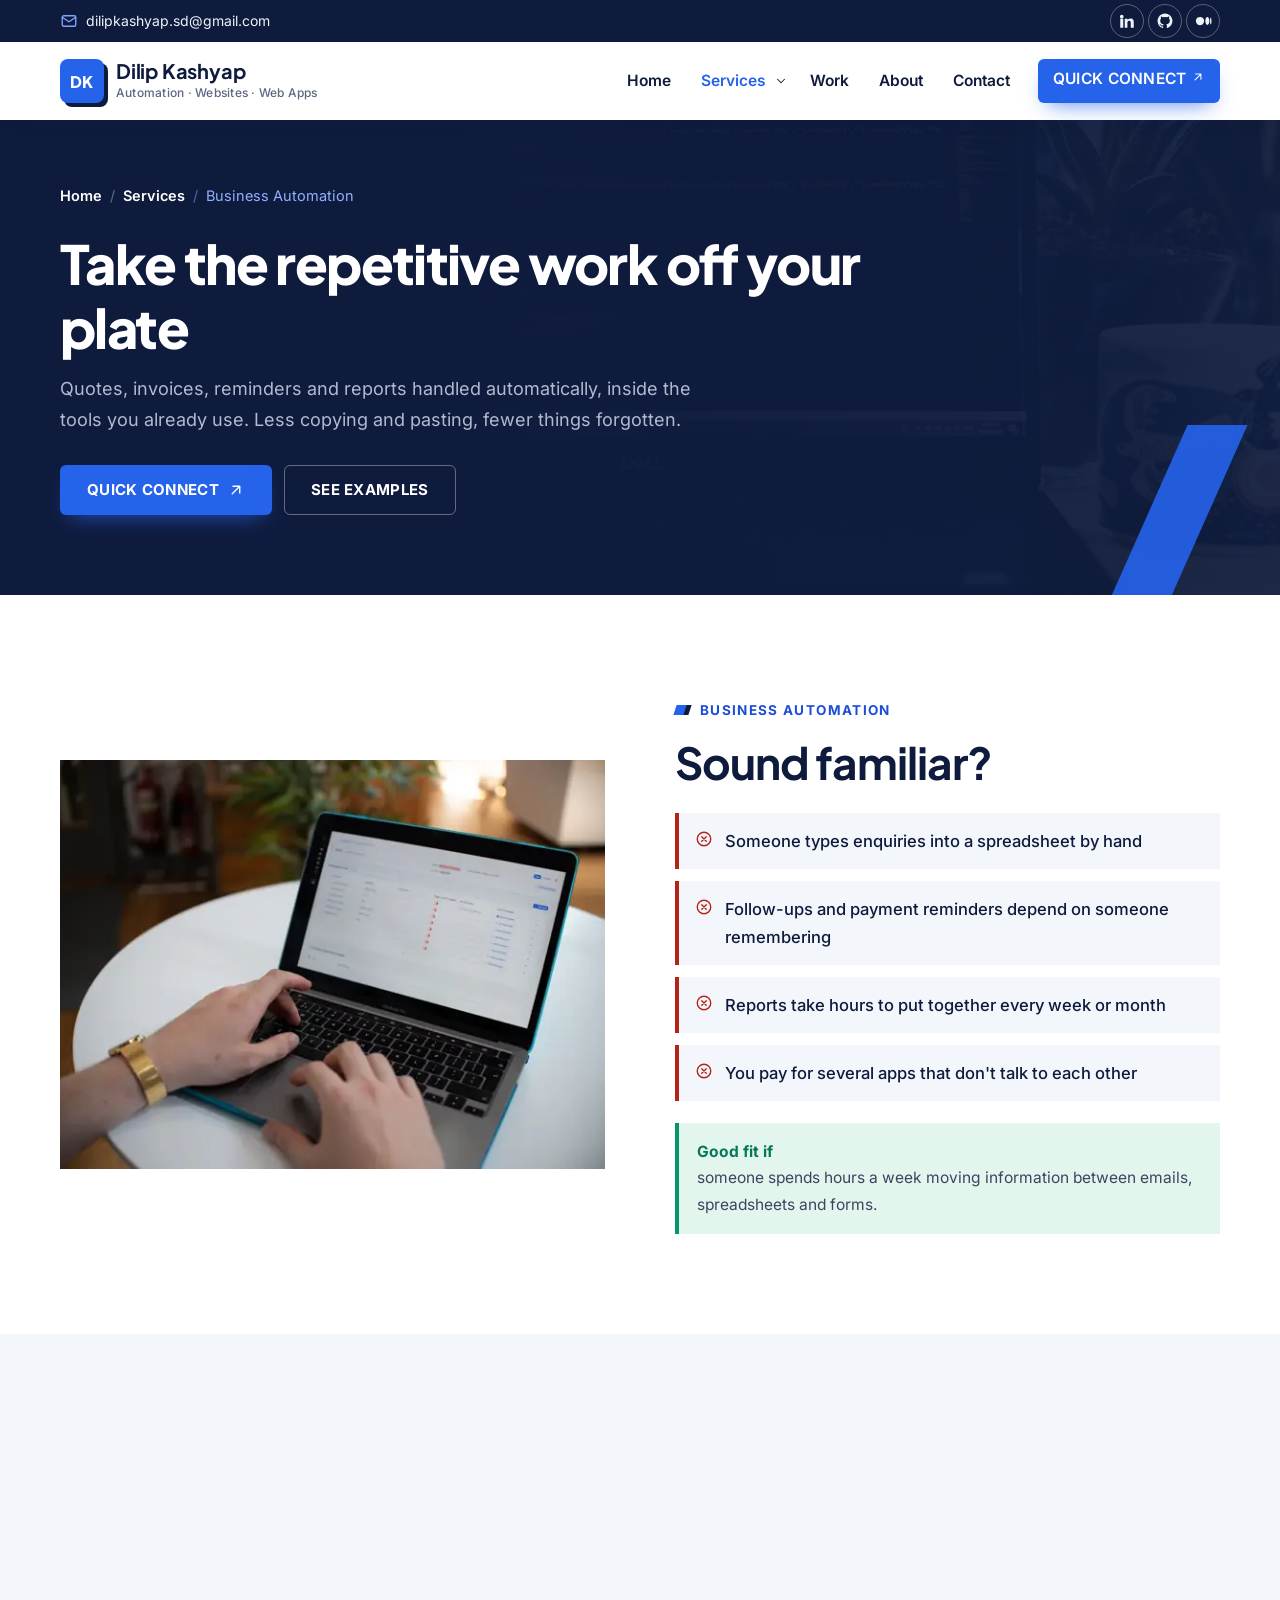
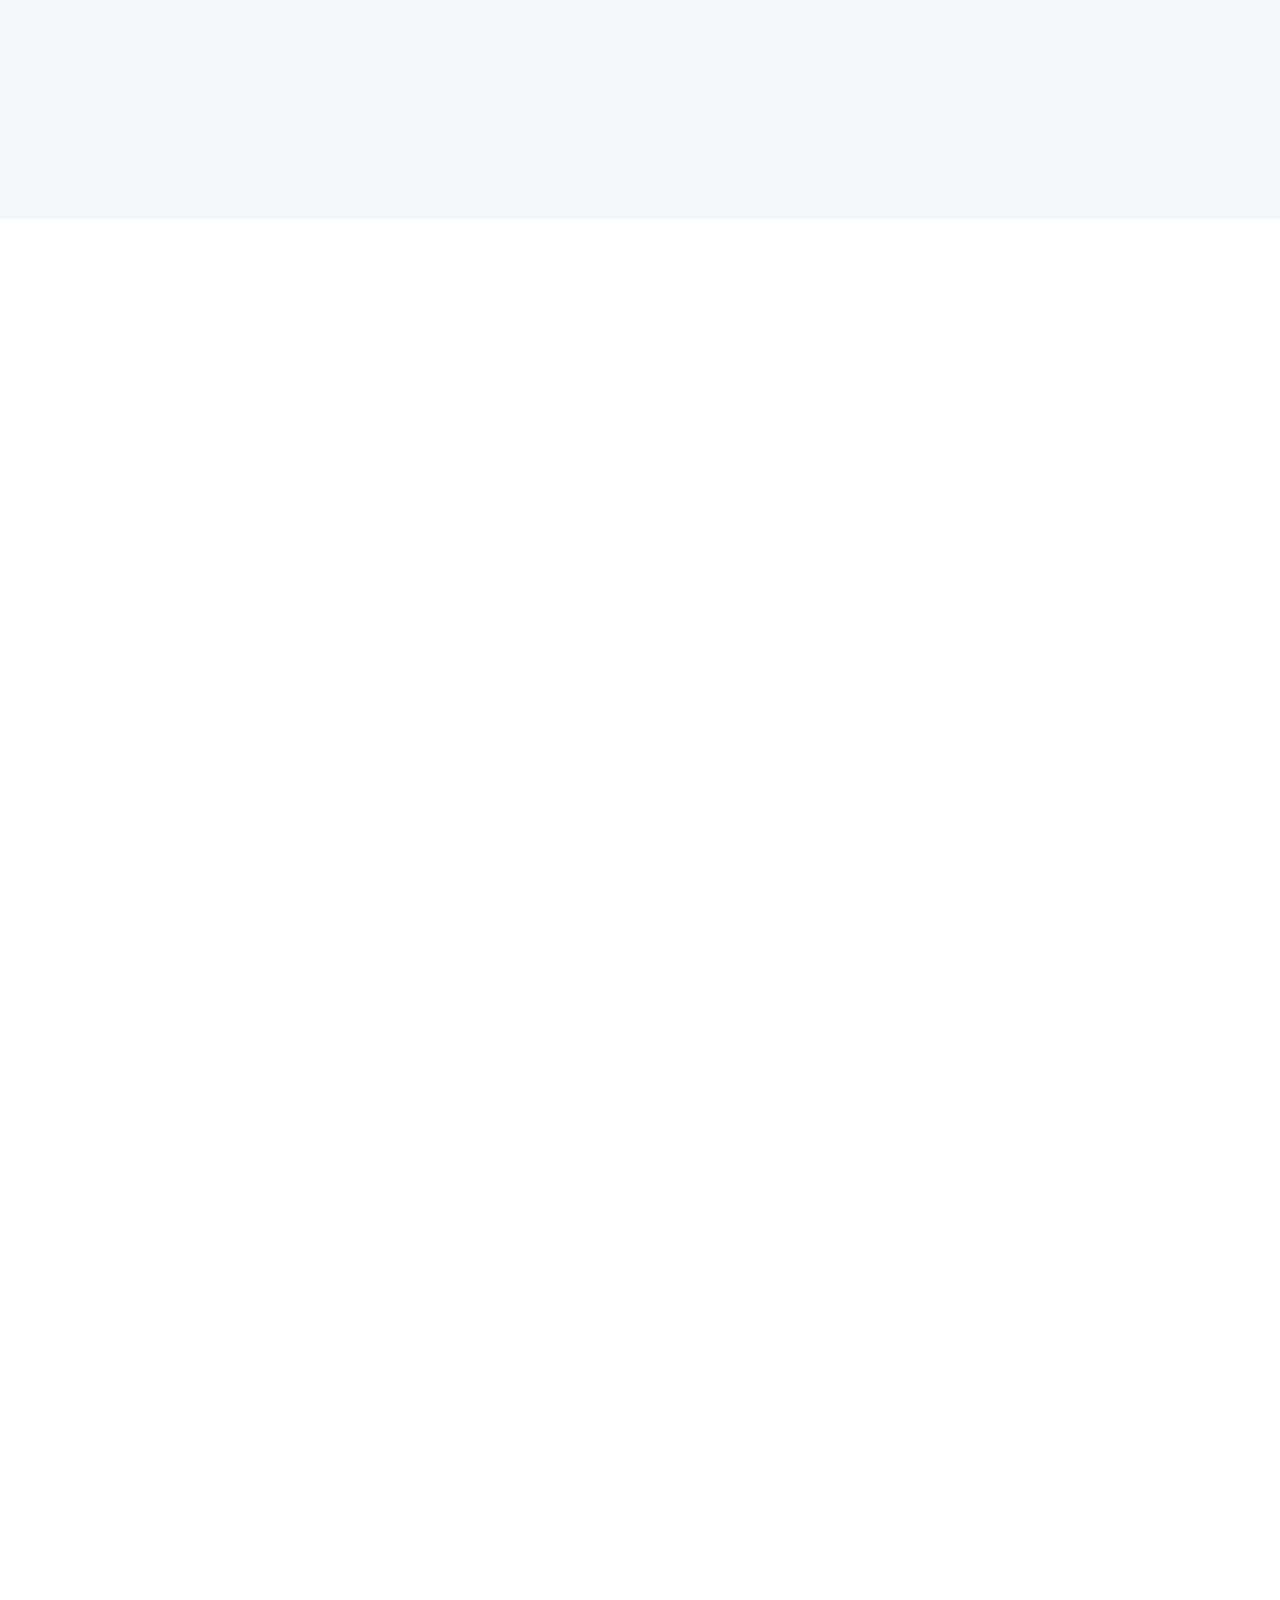
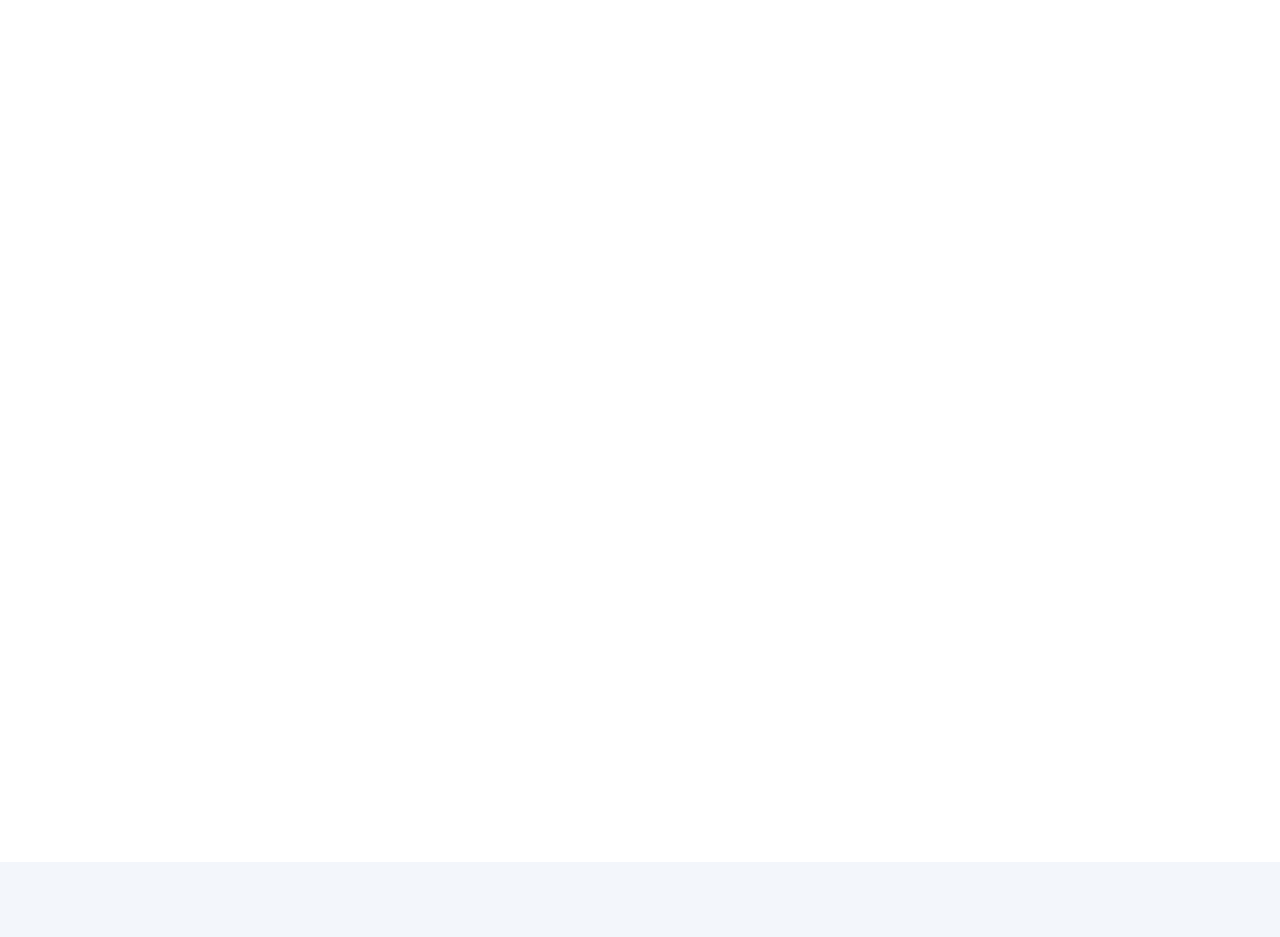
<file: services/automation/index.html>
<!doctype html>
<html lang="en-GB">
<head>
<meta charset="utf-8">
<meta name="viewport" content="width=device-width, initial-scale=1">
<title>Business Automation &amp; Google Workspace · Dilip Kashyap</title>
<meta name="description" content="Automate quotes, invoices, payment reminders, bookings and reports for your small business with Google Workspace, Apps Script and the tools you already use.">
<link rel="canonical" href="https://dilipk15.github.io/services/automation/">
<meta name="author" content="Dilip Kashyap">
<meta name="theme-color" content="#0b1220">
<meta property="og:type" content="website">
<meta property="og:site_name" content="Dilip Kashyap">
<meta property="og:title" content="Business Automation &amp; Google Workspace · Dilip Kashyap">
<meta property="og:description" content="Automate quotes, invoices, payment reminders, bookings and reports for your small business with Google Workspace, Apps Script and the tools you already use.">
<meta property="og:url" content="https://dilipk15.github.io/services/automation/">
<meta property="og:image" content="https://dilipk15.github.io/assets/img/og.png">
<meta property="og:image:width" content="1200">
<meta property="og:image:height" content="630">
<meta property="og:locale" content="en_GB">
<meta name="twitter:card" content="summary_large_image">
<meta name="twitter:title" content="Business Automation &amp; Google Workspace · Dilip Kashyap">
<meta name="twitter:description" content="Automate quotes, invoices, payment reminders, bookings and reports for your small business with Google Workspace, Apps Script and the tools you already use.">
<meta name="twitter:image" content="https://dilipk15.github.io/assets/img/og.png">
<link rel="icon" href="/favicon.svg" type="image/svg+xml">
<script>document.documentElement.classList.add('js')</script>
<link rel="preload" href="/assets/fonts/inter-latin.woff2" as="font" type="font/woff2" crossorigin>
<link rel="preload" href="/assets/fonts/jakarta-latin.woff2" as="font" type="font/woff2" crossorigin>
<link rel="stylesheet" href="/assets/css/styles.css">
<link rel="alternate" type="text/plain" href="/llms.txt" title="Site summary for AI assistants">
<script type="application/ld+json">{"@context":"https://schema.org","@graph":[{"@type":"WebSite","@id":"https://dilipk15.github.io/#website","url":"https://dilipk15.github.io/","name":"Dilip Kashyap","description":"Dilip Kashyap is a software developer based in India, with 9 years of experience. He builds business automation (including Google Workspace and Apps Script), websites and custom web applications for small businesses in the UK, US, Canada, Australia and New Zealand. Projects are quoted at a fixed price, and clients own all code and data.","inLanguage":"en-GB","publisher":{"@id":"https://dilipk15.github.io/#business"}},{"@type":"Person","@id":"https://dilipk15.github.io/#person","name":"Dilip Kashyap","jobTitle":"Automation and full stack developer for small businesses","url":"https://dilipk15.github.io/about/","email":"mailto:dilipkashyap.sd@gmail.com","address":{"@type":"PostalAddress","addressCountry":"IN"},"sameAs":["https://www.linkedin.com/in/dilipkashyapofficial/","https://dilipkashyap15.medium.com/","https://github.com/dilipk15"],"knowsAbout":["Web development","Business process automation","Google Apps Script","Google Workspace","PHP","Laravel","JavaScript","MySQL","Custom web applications"]},{"@type":"ProfessionalService","@id":"https://dilipk15.github.io/#business","name":"Dilip Kashyap: Automation, Websites & Web Apps","url":"https://dilipk15.github.io/","email":"dilipkashyap.sd@gmail.com","description":"Dilip Kashyap is a software developer based in India, with 9 years of experience. He builds business automation (including Google Workspace and Apps Script), websites and custom web applications for small businesses in the UK, US, Canada, Australia and New Zealand. Projects are quoted at a fixed price, and clients own all code and data.","founder":{"@id":"https://dilipk15.github.io/#person"},"address":{"@type":"PostalAddress","addressCountry":"IN"},"areaServed":[{"@type":"Country","name":"United Kingdom"},{"@type":"Country","name":"United States"},{"@type":"Country","name":"Canada"},{"@type":"Country","name":"Australia"},{"@type":"Country","name":"New Zealand"}],"sameAs":["https://www.linkedin.com/in/dilipkashyapofficial/","https://dilipkashyap15.medium.com/","https://github.com/dilipk15"],"hasOfferCatalog":{"@type":"OfferCatalog","name":"Services","itemListElement":[{"@type":"Offer","itemOffered":{"@type":"Service","name":"Business Automation","url":"https://dilipk15.github.io/services/automation/"}},{"@type":"Offer","itemOffered":{"@type":"Service","name":"Websites","url":"https://dilipk15.github.io/services/websites/"}},{"@type":"Offer","itemOffered":{"@type":"Service","name":"Custom Web Applications","url":"https://dilipk15.github.io/services/web-applications/"}}]}},{"@type":"WebPage","@id":"https://dilipk15.github.io/services/automation/#webpage","url":"https://dilipk15.github.io/services/automation/","name":"Business Automation & Google Workspace · Dilip Kashyap","description":"Automate quotes, invoices, payment reminders, bookings and reports for your small business with Google Workspace, Apps Script and the tools you already use.","isPartOf":{"@id":"https://dilipk15.github.io/#website"},"about":{"@id":"https://dilipk15.github.io/#business"},"breadcrumb":{"@id":"https://dilipk15.github.io/services/automation/#breadcrumb"}},{"@type":"BreadcrumbList","@id":"https://dilipk15.github.io/services/automation/#breadcrumb","itemListElement":[{"@type":"ListItem","position":1,"name":"Home","item":"https://dilipk15.github.io/"},{"@type":"ListItem","position":2,"name":"Services","item":"https://dilipk15.github.io/services/"},{"@type":"ListItem","position":3,"name":"Business Automation","item":"https://dilipk15.github.io/services/automation/"}]},{"@type":"Service","@id":"https://dilipk15.github.io/services/automation/#service","name":"Business Automation","serviceType":"Business Automation","description":"Automate quotes, invoices, payment reminders, bookings and reports for your small business with Google Workspace, Apps Script and the tools you already use.","url":"https://dilipk15.github.io/services/automation/","provider":{"@id":"https://dilipk15.github.io/#business"},"areaServed":[{"@type":"Country","name":"United Kingdom"},{"@type":"Country","name":"United States"},{"@type":"Country","name":"Canada"},{"@type":"Country","name":"Australia"},{"@type":"Country","name":"New Zealand"}],"hasOfferCatalog":{"@type":"OfferCatalog","name":"Business Automation services","itemListElement":[{"@type":"Offer","itemOffered":{"@type":"Service","name":"Enquiry → quote → follow-up, without copy and paste"}},{"@type":"Offer","itemOffered":{"@type":"Service","name":"Invoices, payment reminders and receipts"}},{"@type":"Offer","itemOffered":{"@type":"Service","name":"Booking confirmations and appointment reminders"}},{"@type":"Offer","itemOffered":{"@type":"Service","name":"Reports and dashboards built from Google Sheets"}},{"@type":"Offer","itemOffered":{"@type":"Service","name":"Google Workspace automation (Gmail, Sheets, Docs, Drive, Calendar, Forms) with Apps Script"}},{"@type":"Offer","itemOffered":{"@type":"Service","name":"Connecting forms, CRMs and payment tools so information moves on its own"}}]}},{"@type":"FAQPage","@id":"https://dilipk15.github.io/services/automation/#faq","mainEntity":[{"@type":"Question","name":"What kind of work can be automated?","acceptedAnswer":{"@type":"Answer","text":"Anything repetitive that follows the same steps: sending quotes and invoices, reminders, confirmations, moving information from forms into sheets, building reports, creating documents from templates. On a short call we can work out what's worth automating first."}},{"@type":"Question","name":"Do I need Google Workspace?","acceptedAnswer":{"@type":"Answer","text":"Many automations are built on Google Workspace because lots of small businesses already use Gmail and Google Sheets. If you use other tools, we can often connect them through their own integrations."}},{"@type":"Question","name":"What happens if something stops working?","acceptedAnswer":{"@type":"Answer","text":"You get 30 days of free fixes after handover, a plain-English guide, and a log that shows what the automation did. After that, I'm available for changes or a small monthly support plan."}},{"@type":"Question","name":"Is my data safe?","acceptedAnswer":{"@type":"Answer","text":"Automations run inside your own accounts, so your data stays with you. I only need access while building, and you can remove it afterwards."}},{"@type":"Question","name":"Will there be new monthly fees?","acceptedAnswer":{"@type":"Answer","text":"Usually not. Most automations run on tools you already pay for. If a paid service would genuinely be better, I'll tell you and explain why."}}]}]}</script>
</head>
<body>

<a class="skip-link" href="#main">Skip to content</a>
<div class="topbar">
  <div class="wrap topbar-inner">
    <ul class="topbar-info">
      <li><a href="mailto:dilipkashyap.sd@gmail.com"><svg class="icon-sm" viewBox="0 0 24 24" fill="none" stroke="currentColor" stroke-width="1.8" stroke-linecap="round" stroke-linejoin="round" aria-hidden="true"><rect x="3" y="5" width="18" height="14" rx="2"/><path d="m3 7 9 6 9-6"/></svg> dilipkashyap.sd@gmail.com</a></li>
    </ul>
    <div class="topbar-social">
      <a class="" href="https://www.linkedin.com/in/dilipkashyapofficial/" target="_blank" rel="noopener" aria-label="LinkedIn (opens in a new tab)"><svg class="icon-sm brand-icon" viewBox="0 0 24 24" fill="none" stroke="currentColor" stroke-width="1.8" stroke-linecap="round" stroke-linejoin="round" aria-hidden="true"><path d="M4.98 3.5a2.5 2.5 0 1 1 0 5 2.5 2.5 0 0 1 0-5M3 9h4v12H3zM9 9h3.8v1.7h.05c.53-.95 1.83-1.95 3.77-1.95C20.5 8.75 21 11.2 21 14.1V21h-4v-6.1c0-1.45-.03-3.32-2.05-3.32-2.05 0-2.37 1.58-2.37 3.21V21H9z"/></svg></a>
      <a class="" href="https://github.com/dilipk15" target="_blank" rel="noopener" aria-label="GitHub (opens in a new tab)"><svg class="icon-sm brand-icon" viewBox="0 0 24 24" fill="none" stroke="currentColor" stroke-width="1.8" stroke-linecap="round" stroke-linejoin="round" aria-hidden="true"><path d="M12 2a10 10 0 0 0-3.16 19.49c.5.09.68-.22.68-.48l-.01-1.7c-2.78.6-3.37-1.34-3.37-1.34-.45-1.16-1.11-1.47-1.11-1.47-.91-.62.07-.61.07-.61 1 .07 1.53 1.03 1.53 1.03.9 1.53 2.36 1.09 2.94.83.09-.65.35-1.09.63-1.34-2.22-.25-4.56-1.11-4.56-4.95 0-1.09.39-1.99 1.03-2.69-.1-.25-.45-1.27.1-2.65 0 0 .84-.27 2.75 1.03a9.5 9.5 0 0 1 5 0c1.91-1.3 2.75-1.03 2.75-1.03.55 1.38.2 2.4.1 2.65.64.7 1.03 1.6 1.03 2.69 0 3.85-2.34 4.7-4.57 4.94.36.31.68.92.68 1.85l-.01 2.75c0 .27.18.58.69.48A10 10 0 0 0 12 2"/></svg></a>
      <a class="" href="https://dilipkashyap15.medium.com/" target="_blank" rel="noopener" aria-label="Medium (opens in a new tab)"><svg class="icon-sm brand-icon" viewBox="0 0 24 24" fill="none" stroke="currentColor" stroke-width="1.8" stroke-linecap="round" stroke-linejoin="round" aria-hidden="true"><path d="M2.5 12a5.5 5.5 0 1 1 11 0 5.5 5.5 0 0 1-11 0M15.1 12c0-2.9 1.2-5.2 2.7-5.2s2.7 2.3 2.7 5.2-1.2 5.2-2.7 5.2-2.7-2.3-2.7-5.2M21.4 12c0-2.6.43-4.7.96-4.7s.96 2.1.96 4.7-.43 4.7-.96 4.7-.96-2.1-.96-4.7"/></svg></a></div>
  </div>
</div>
<header class="site-header">
  <div class="wrap header-inner">
    <a class="brand" href="/"><span class="brand-mark" aria-hidden="true">DK</span><span class="brand-text">Dilip Kashyap<small>Automation · Websites · Web Apps</small></span></a>
    <button type="button" class="menu-toggle" aria-expanded="false" aria-controls="site-nav">
      <span class="menu-icon" aria-hidden="true"></span><span class="visually-hidden">Menu</span>
    </button>
    <nav id="site-nav" class="site-nav" aria-label="Main">
      <ul class="nav-list">
        <li><a href="/">Home</a></li>
        <li class="has-sub">
          <a href="/services/" aria-current="page">Services</a>
          <button type="button" class="sub-toggle" aria-expanded="false" aria-controls="sub-services"><span class="visually-hidden">Show services</span><svg class="icon-xs" viewBox="0 0 24 24" fill="none" stroke="currentColor" stroke-width="1.8" stroke-linecap="round" stroke-linejoin="round" aria-hidden="true"><path d="m6 9 6 6 6-6"/></svg></button>
          <ul class="sub-menu" id="sub-services">
            <li><a href="/services/automation/" aria-current="page">Business Automation</a></li><li><a href="/services/websites/">Websites</a></li><li><a href="/services/web-applications/">Custom Web Applications</a></li>
          </ul>
        </li>
        <li><a href="/#work">Work</a></li>
        <li><a href="/about/">About</a></li>
        <li><a href="/contact/">Contact</a></li>
        <li class="nav-cta"><a class="btn btn-primary btn-small" href="/contact/">Quick Connect <svg class="icon-xs" viewBox="0 0 24 24" fill="none" stroke="currentColor" stroke-width="1.8" stroke-linecap="round" stroke-linejoin="round" aria-hidden="true"><path d="M7 17 17 7M8 7h9v9"/></svg></a></li>
      </ul>
    </nav>
  </div>
</header>
<main id="main">


<header class="page-banner">
  <div class="banner-photo" aria-hidden="true"><img class="cover" src="/assets/img/stock/hero-laptop-1200.webp" srcset="/assets/img/stock/hero-laptop-360.webp 360w, /assets/img/stock/hero-laptop-640.webp 640w, /assets/img/stock/hero-laptop-1200.webp 1200w" sizes="100vw" width="1200" height="789" alt="" fetchpriority="high"></div>
  <div class="wrap">
    
<nav class="breadcrumbs" aria-label="Breadcrumb">
  <ol>
    <li><a href="/">Home</a></li><li><a href="/services/">Services</a></li><li aria-current="page">Business Automation</li>
  </ol>
</nav>
    <h1>Take the repetitive work off your plate</h1>
    <p class="lead">Quotes, invoices, reminders and reports handled automatically, inside the tools you already use. Less copying and pasting, fewer things forgotten.</p>
    <div class="actions"><a class="btn btn-primary" href="/contact/">Quick Connect <svg class="icon-sm" viewBox="0 0 24 24" fill="none" stroke="currentColor" stroke-width="1.8" stroke-linecap="round" stroke-linejoin="round" aria-hidden="true"><path d="M7 17 17 7M8 7h9v9"/></svg></a><a class="btn btn-ghost-light" href="#examples">See examples</a></div>
  </div>
</header>
<section class="section">
  <div class="wrap about-grid">
    <div class="svc-feature-photo framed-left"><img class="" src="/assets/img/stock/svc-automation-1200.webp" srcset="/assets/img/stock/svc-automation-360.webp 360w, /assets/img/stock/svc-automation-640.webp 640w, /assets/img/stock/svc-automation-1200.webp 1200w" sizes="(max-width: 960px) 100vw, 50vw" width="1200" height="800" alt="" loading="lazy" decoding="async"></div>
    <div>
      <p class="eyebrow">Business Automation</p>
      <h2 class="section-title">Sound familiar?</h2>
      <ul class="problem-list">
        <li><svg class="icon-sm" viewBox="0 0 24 24" fill="none" stroke="currentColor" stroke-width="1.8" stroke-linecap="round" stroke-linejoin="round" aria-hidden="true"><circle cx="12" cy="12" r="9"/><path d="m9 9 6 6M15 9l-6 6"/></svg>Someone types enquiries into a spreadsheet by hand</li><li><svg class="icon-sm" viewBox="0 0 24 24" fill="none" stroke="currentColor" stroke-width="1.8" stroke-linecap="round" stroke-linejoin="round" aria-hidden="true"><circle cx="12" cy="12" r="9"/><path d="m9 9 6 6M15 9l-6 6"/></svg>Follow-ups and payment reminders depend on someone remembering</li><li><svg class="icon-sm" viewBox="0 0 24 24" fill="none" stroke="currentColor" stroke-width="1.8" stroke-linecap="round" stroke-linejoin="round" aria-hidden="true"><circle cx="12" cy="12" r="9"/><path d="m9 9 6 6M15 9l-6 6"/></svg>Reports take hours to put together every week or month</li><li><svg class="icon-sm" viewBox="0 0 24 24" fill="none" stroke="currentColor" stroke-width="1.8" stroke-linecap="round" stroke-linejoin="round" aria-hidden="true"><circle cx="12" cy="12" r="9"/><path d="m9 9 6 6M15 9l-6 6"/></svg>You pay for several apps that don't talk to each other</li>
      </ul>
      <p class="fit cat-automation"><strong>Good fit if</strong> someone spends hours a week moving information between emails, spreadsheets and forms.</p>
    </div>
  </div>
</section>
<section class="section tinted">
  <div class="wrap split">
    <div>
      <p class="eyebrow">What's included</p>
      <h2 class="section-title">Everything you need, nothing you don't</h2>
      <p class="section-lead">Every project is scoped to your business. These are the most common pieces.</p>
    </div>
    <div class="panel">
      <ul class="tick-list">
        <li><svg class="icon-sm" viewBox="0 0 24 24" fill="none" stroke="currentColor" stroke-width="1.8" stroke-linecap="round" stroke-linejoin="round" aria-hidden="true"><circle cx="12" cy="12" r="9"/><path d="m8 12.5 2.5 2.5L16 9.5"/></svg> Enquiry → quote → follow-up, without copy and paste</li><li><svg class="icon-sm" viewBox="0 0 24 24" fill="none" stroke="currentColor" stroke-width="1.8" stroke-linecap="round" stroke-linejoin="round" aria-hidden="true"><circle cx="12" cy="12" r="9"/><path d="m8 12.5 2.5 2.5L16 9.5"/></svg> Invoices, payment reminders and receipts</li><li><svg class="icon-sm" viewBox="0 0 24 24" fill="none" stroke="currentColor" stroke-width="1.8" stroke-linecap="round" stroke-linejoin="round" aria-hidden="true"><circle cx="12" cy="12" r="9"/><path d="m8 12.5 2.5 2.5L16 9.5"/></svg> Booking confirmations and appointment reminders</li><li><svg class="icon-sm" viewBox="0 0 24 24" fill="none" stroke="currentColor" stroke-width="1.8" stroke-linecap="round" stroke-linejoin="round" aria-hidden="true"><circle cx="12" cy="12" r="9"/><path d="m8 12.5 2.5 2.5L16 9.5"/></svg> Reports and dashboards built from Google Sheets</li><li><svg class="icon-sm" viewBox="0 0 24 24" fill="none" stroke="currentColor" stroke-width="1.8" stroke-linecap="round" stroke-linejoin="round" aria-hidden="true"><circle cx="12" cy="12" r="9"/><path d="m8 12.5 2.5 2.5L16 9.5"/></svg> Google Workspace automation (Gmail, Sheets, Docs, Drive, Calendar, Forms) with Apps Script</li><li><svg class="icon-sm" viewBox="0 0 24 24" fill="none" stroke="currentColor" stroke-width="1.8" stroke-linecap="round" stroke-linejoin="round" aria-hidden="true"><circle cx="12" cy="12" r="9"/><path d="m8 12.5 2.5 2.5L16 9.5"/></svg> Connecting forms, CRMs and payment tools so information moves on its own</li>
      </ul>
      <h3 class="panel-subtitle">Tools &amp; technology</h3>
      <ul class="chips chips-lg"><li>Google Apps Script</li><li>Google Sheets, Docs, Gmail, Drive, Calendar and Forms</li><li>REST APIs and webhooks</li><li>PDF generation and email automation</li></ul>
    </div>
  </div>
</section>
<section class="section" id="examples">
  <div class="wrap">
    <div class="head-center"><p class="eyebrow center">Examples</p><h2 class="section-title">What this looks like in practice</h2></div>
    
<div class="usecase-grid">
  
  <div class="usecase">
    <span class="tag">Automation</span>
    <p class="before"><span class="label">Before</span>Every enquiry gets typed into a spreadsheet by hand, and follow-ups depend on someone remembering.</p>
    <p class="after"><span class="label">After</span>Enquiries land in a sheet automatically, a reply goes out, and a reminder is set if nobody responds.</p>
  </div>
  <div class="usecase">
    <span class="tag">Automation</span>
    <p class="before"><span class="label">Before</span>Invoices are made one by one in Word, and late payers are chased when someone notices.</p>
    <p class="after"><span class="label">After</span>Invoices created from a sheet and sent as PDFs, with polite reminders going out on schedule.</p>
  </div>
  <div class="usecase">
    <span class="tag">Automation</span>
    <p class="before"><span class="label">Before</span>The weekly report means copying numbers from three places into one document.</p>
    <p class="after"><span class="label">After</span>A dashboard that updates itself, and a summary email every Monday morning.</p>
  </div>
</div>
  </div>
</section>

<section class="section tinted">
  <div class="wrap">
    <div class="head-split">
      <div><p class="eyebrow">Related work</p><h2 class="section-title">Things I've built</h2></div>
      <a class="btn btn-outline" href="/#work">See all projects <svg class="icon-sm" viewBox="0 0 24 24" fill="none" stroke="currentColor" stroke-width="1.8" stroke-linecap="round" stroke-linejoin="round" aria-hidden="true"><path d="M7 17 17 7M8 7h9v9"/></svg></a>
    </div>
    
  
  <div class="work-grid">
    
<article class="work-card cat-automation" data-category="automation">
  <div class="work-cover" aria-hidden="true">
    <span class="cover-grid"></span>
    <span class="cover-icon"><svg class="icon" viewBox="0 0 24 24" fill="none" stroke="currentColor" stroke-width="1.8" stroke-linecap="round" stroke-linejoin="round" aria-hidden="true"><path d="M14 3H7a2 2 0 0 0-2 2v14a2 2 0 0 0 2 2h10a2 2 0 0 0 2-2V8z"/><path d="M14 3v5h5M9 13h6M9 17h4"/></svg></span>
    <span class="cover-tag">Automation</span>
  </div>
  <div class="work-body">
    <p class="work-label">Open source</p>
    <h3 class="work-title">Smart Quote Generator</h3>
    <p class="work-summary">Turns a quote request form into a priced, branded PDF quote, emails it to the customer and follows up automatically.</p>
    
    <ul class="chips" aria-label="Technology used"><li>Apps Script</li><li>Google Forms</li><li>Docs</li><li>Gmail</li></ul>
    
    <div class="work-links">
      <a href="https://dilipkashyap15.medium.com/i-replaced-paid-proposal-software-with-one-google-apps-script-file-free-open-source-b0fd71939ab9" target="_blank" rel="noopener"><svg class="icon-sm" viewBox="0 0 24 24" fill="none" stroke="currentColor" stroke-width="1.8" stroke-linecap="round" stroke-linejoin="round" aria-hidden="true"><path d="M4 5a2 2 0 0 1 2-2h13v16H6a2 2 0 0 0-2 2z"/><path d="M4 21V5M9 7h6"/></svg>Article<span class="visually-hidden"> for Smart Quote Generator (opens in a new tab)</span></a><a href="https://github.com/dilipk15/automation_sqg" target="_blank" rel="noopener"><svg class="icon-sm" viewBox="0 0 24 24" fill="none" stroke="currentColor" stroke-width="1.8" stroke-linecap="round" stroke-linejoin="round" aria-hidden="true"><path d="M9 19c-4.3 1.4-4.3-2.5-6-3m12 5v-3.5c0-1 .1-1.4-.5-2 2.8-.3 5.5-1.4 5.5-6a4.6 4.6 0 0 0-1.3-3.2 4.2 4.2 0 0 0-.1-3.2s-1.1-.3-3.5 1.3a12.3 12.3 0 0 0-6.2 0C6.5 2.8 5.4 3.1 5.4 3.1a4.2 4.2 0 0 0-.1 3.2A4.6 4.6 0 0 0 4 9.5c0 4.6 2.7 5.7 5.5 6-.6.6-.6 1.2-.5 2V21"/></svg>GitHub<span class="visually-hidden"> for Smart Quote Generator (opens in a new tab)</span></a><a href="https://youtu.be/pbLiCOTb4T0" target="_blank" rel="noopener"><svg class="icon-sm" viewBox="0 0 24 24" fill="none" stroke="currentColor" stroke-width="1.8" stroke-linecap="round" stroke-linejoin="round" aria-hidden="true"><circle cx="12" cy="12" r="9"/><path d="m10 8.5 5 3.5-5 3.5z"/></svg>Demo video<span class="visually-hidden"> for Smart Quote Generator (opens in a new tab)</span></a>
    </div>
  </div>
</article>
<article class="work-card cat-automation" data-category="automation">
  <div class="work-cover" aria-hidden="true">
    <span class="cover-grid"></span>
    <span class="cover-icon"><svg class="icon" viewBox="0 0 24 24" fill="none" stroke="currentColor" stroke-width="1.8" stroke-linecap="round" stroke-linejoin="round" aria-hidden="true"><rect x="9" y="3" width="6" height="11" rx="3"/><path d="M5 11a7 7 0 0 0 14 0M12 18v3"/></svg></span>
    <span class="cover-tag">Automation</span>
  </div>
  <div class="work-body">
    <p class="work-label">Open source</p>
    <h3 class="work-title">AI Meeting Notes</h3>
    <p class="work-summary">Picks up new Google Meet transcripts, summarises them with Gemini, saves a formatted Doc and emails the notes to attendees.</p>
    
    <ul class="chips" aria-label="Technology used"><li>Apps Script</li><li>Gemini API</li><li>Google Meet</li><li>Drive</li></ul>
    
    <div class="work-links">
      <a href="https://levelup.gitconnected.com/i-built-a-free-otter-ai-alternative-for-google-meet-using-gemini-apps-script-fd4b055f9913" target="_blank" rel="noopener"><svg class="icon-sm" viewBox="0 0 24 24" fill="none" stroke="currentColor" stroke-width="1.8" stroke-linecap="round" stroke-linejoin="round" aria-hidden="true"><path d="M4 5a2 2 0 0 1 2-2h13v16H6a2 2 0 0 0-2 2z"/><path d="M4 21V5M9 7h6"/></svg>Article<span class="visually-hidden"> for AI Meeting Notes (opens in a new tab)</span></a><a href="https://github.com/dilipk15/dilipkashyap/tree/main/tools/meeting-notes-ai" target="_blank" rel="noopener"><svg class="icon-sm" viewBox="0 0 24 24" fill="none" stroke="currentColor" stroke-width="1.8" stroke-linecap="round" stroke-linejoin="round" aria-hidden="true"><path d="M9 19c-4.3 1.4-4.3-2.5-6-3m12 5v-3.5c0-1 .1-1.4-.5-2 2.8-.3 5.5-1.4 5.5-6a4.6 4.6 0 0 0-1.3-3.2 4.2 4.2 0 0 0-.1-3.2s-1.1-.3-3.5 1.3a12.3 12.3 0 0 0-6.2 0C6.5 2.8 5.4 3.1 5.4 3.1a4.2 4.2 0 0 0-.1 3.2A4.6 4.6 0 0 0 4 9.5c0 4.6 2.7 5.7 5.5 6-.6.6-.6 1.2-.5 2V21"/></svg>GitHub<span class="visually-hidden"> for AI Meeting Notes (opens in a new tab)</span></a>
    </div>
  </div>
</article>
<article class="work-card cat-automation" data-category="automation">
  <div class="work-cover" aria-hidden="true">
    <span class="cover-grid"></span>
    <span class="cover-icon"><svg class="icon" viewBox="0 0 24 24" fill="none" stroke="currentColor" stroke-width="1.8" stroke-linecap="round" stroke-linejoin="round" aria-hidden="true"><rect x="3" y="5" width="18" height="14" rx="2"/><path d="M3 10h18M7 15h3"/></svg></span>
    <span class="cover-tag">Automation</span>
  </div>
  <div class="work-body">
    <p class="work-label">Personal project</p>
    <h3 class="work-title">FormPay: Payments for Google Forms</h3>
    <p class="work-summary">Turns any Google Form into paid registration: each registrant gets a Razorpay payment link, and their row updates to &quot;Paid&quot; automatically.</p>
    
    <ul class="chips" aria-label="Technology used"><li>Apps Script</li><li>Razorpay API</li><li>Google Forms</li><li>Sheets</li></ul>
    
    <div class="work-links">
      <a href="https://levelup.gitconnected.com/google-forms-doesnt-accept-payments-here-s-how-i-built-a-bridge-to-razorpay-ea0763459bbc" target="_blank" rel="noopener"><svg class="icon-sm" viewBox="0 0 24 24" fill="none" stroke="currentColor" stroke-width="1.8" stroke-linecap="round" stroke-linejoin="round" aria-hidden="true"><path d="M4 5a2 2 0 0 1 2-2h13v16H6a2 2 0 0 0-2 2z"/><path d="M4 21V5M9 7h6"/></svg>Article<span class="visually-hidden"> for FormPay: Payments for Google Forms (opens in a new tab)</span></a><a href="https://youtu.be/tw5LwsUpbik" target="_blank" rel="noopener"><svg class="icon-sm" viewBox="0 0 24 24" fill="none" stroke="currentColor" stroke-width="1.8" stroke-linecap="round" stroke-linejoin="round" aria-hidden="true"><circle cx="12" cy="12" r="9"/><path d="m10 8.5 5 3.5-5 3.5z"/></svg>Demo video<span class="visually-hidden"> for FormPay: Payments for Google Forms (opens in a new tab)</span></a>
    </div>
  </div>
</article>
  </div>
  </div>
</section>
<section class="section dotted">
  <div class="wrap">
    <div class="head-center"><p class="eyebrow center">Working process</p><h2 class="section-title">From first call to handover</h2></div>
    
<ol class="process">
  
  <li class="process-card">
    <span class="process-num" aria-hidden="true">01</span>
    <span class="process-icon"><svg class="icon" viewBox="0 0 24 24" fill="none" stroke="currentColor" stroke-width="1.8" stroke-linecap="round" stroke-linejoin="round" aria-hidden="true"><path d="M21 12a8 8 0 0 1-11.6 7.1L4 20l1-4.6A8 8 0 1 1 21 12z"/><path d="M8.5 12h.01M12 12h.01M15.5 12h.01"/></svg></span>
    <h3>Short call</h3>
    <p>A 20 to 30 minute video call about your business and the problem. No cost, no obligation.</p>
  </li>
  <li class="process-card">
    <span class="process-num" aria-hidden="true">02</span>
    <span class="process-icon"><svg class="icon" viewBox="0 0 24 24" fill="none" stroke="currentColor" stroke-width="1.8" stroke-linecap="round" stroke-linejoin="round" aria-hidden="true"><path d="M3 12V4a1 1 0 0 1 1-1h8l9 9-9 9z"/><circle cx="8" cy="8" r="1.5"/></svg></span>
    <h3>Fixed quote</h3>
    <p>Within 2 working days you get a written scope, timeline and fixed price. No hourly surprises.</p>
  </li>
  <li class="process-card">
    <span class="process-num" aria-hidden="true">03</span>
    <span class="process-icon"><svg class="icon" viewBox="0 0 24 24" fill="none" stroke="currentColor" stroke-width="1.8" stroke-linecap="round" stroke-linejoin="round" aria-hidden="true"><path d="M14.7 6.3a4 4 0 0 0-5.4 5.4L3 18l3 3 6.3-6.3a4 4 0 0 0 5.4-5.4l-2.5 2.5-2.4-.6-.6-2.4z"/></svg></span>
    <h3>Build</h3>
    <p>50% to start. You see progress along the way and can give feedback before anything is final.</p>
  </li>
  <li class="process-card">
    <span class="process-num" aria-hidden="true">04</span>
    <span class="process-icon"><svg class="icon" viewBox="0 0 24 24" fill="none" stroke="currentColor" stroke-width="1.8" stroke-linecap="round" stroke-linejoin="round" aria-hidden="true"><path d="M5 15c-1.5 1-2 4-2 6 2 0 5-.5 6-2M9 13l2 2M14.5 4.5c3-1.5 5.5-1.5 5.5-1.5s0 2.5-1.5 5.5L13 14l-3-3z"/><circle cx="15.5" cy="8.5" r="1.3"/></svg></span>
    <h3>Handover</h3>
    <p>The remaining 50% on completion. You get everything, a simple guide, and 30 days of free fixes.</p>
  </li>
</ol>
  </div>
</section>
<section class="section">
  <div class="wrap faq-layout">
    <div>
      <p class="eyebrow">FAQ</p>
      <h2 class="section-title">Questions about business automation</h2>
    </div>
    
  <div class="faq-list">
    
    <details>
      <summary>What kind of work can be automated?</summary>
      <p>Anything repetitive that follows the same steps: sending quotes and invoices, reminders, confirmations, moving information from forms into sheets, building reports, creating documents from templates. On a short call we can work out what's worth automating first.</p>
    </details>
    <details>
      <summary>Do I need Google Workspace?</summary>
      <p>Many automations are built on Google Workspace because lots of small businesses already use Gmail and Google Sheets. If you use other tools, we can often connect them through their own integrations.</p>
    </details>
    <details>
      <summary>What happens if something stops working?</summary>
      <p>You get 30 days of free fixes after handover, a plain-English guide, and a log that shows what the automation did. After that, I'm available for changes or a small monthly support plan.</p>
    </details>
    <details>
      <summary>Is my data safe?</summary>
      <p>Automations run inside your own accounts, so your data stays with you. I only need access while building, and you can remove it afterwards.</p>
    </details>
    <details>
      <summary>Will there be new monthly fees?</summary>
      <p>Usually not. Most automations run on tools you already pay for. If a paid service would genuinely be better, I'll tell you and explain why.</p>
    </details>
  </div>
  </div>
</section>

<section class="cta-strip">
  <div class="wrap">
    <div class="cta-inner">
      <div class="cta-mark" aria-hidden="true"><svg class="icon" viewBox="0 0 24 24" fill="none" stroke="currentColor" stroke-width="1.8" stroke-linecap="round" stroke-linejoin="round" aria-hidden="true"><path d="M12 3v4M12 17v4M3 12h4M17 12h4M6 6l2.5 2.5M15.5 15.5 18 18M6 18l2.5-2.5M15.5 8.5 18 6"/></svg></div>
      <div class="cta-text">
        <h2>Have a process that eats up your week?</h2>
        <p>Tell me about it. I reply within one working day, and the first call is free.</p>
      </div>
      <a class="btn btn-primary" href="/contact/">Quick Connect <svg class="icon-sm" viewBox="0 0 24 24" fill="none" stroke="currentColor" stroke-width="1.8" stroke-linecap="round" stroke-linejoin="round" aria-hidden="true"><path d="M7 17 17 7M8 7h9v9"/></svg></a>
    </div>
  </div>
</section>
</main>

<footer class="site-footer">
  <div class="wrap">
    <div class="footer-top">
      <a class="footer-brand" href="/"><span class="brand-mark" aria-hidden="true">DK</span><span>Dilip Kashyap<small>Automation · Websites · Web Apps</small></span></a>
      <p class="footer-pitch">You run the business. I&rsquo;ll automate the rest.</p>
      <a class="btn btn-primary" href="mailto:dilipkashyap.sd@gmail.com?subject=Project%20enquiry"><svg class="icon-sm" viewBox="0 0 24 24" fill="none" stroke="currentColor" stroke-width="1.8" stroke-linecap="round" stroke-linejoin="round" aria-hidden="true"><rect x="3" y="5" width="18" height="14" rx="2"/><path d="m3 7 9 6 9-6"/></svg> Email me</a>
    </div>
    <div class="footer-grid">
      <div>
        <h2 class="footer-title">About</h2>
        <p>I build business automation, websites and custom web applications for small businesses in the UK, US, Canada, Australia and New Zealand.</p>
        <div class="footer-social">
          <a href="https://www.linkedin.com/in/dilipkashyapofficial/" target="_blank" rel="noopener" aria-label="LinkedIn (opens in a new tab)"><svg class="icon-sm brand-icon" viewBox="0 0 24 24" fill="none" stroke="currentColor" stroke-width="1.8" stroke-linecap="round" stroke-linejoin="round" aria-hidden="true"><path d="M4.98 3.5a2.5 2.5 0 1 1 0 5 2.5 2.5 0 0 1 0-5M3 9h4v12H3zM9 9h3.8v1.7h.05c.53-.95 1.83-1.95 3.77-1.95C20.5 8.75 21 11.2 21 14.1V21h-4v-6.1c0-1.45-.03-3.32-2.05-3.32-2.05 0-2.37 1.58-2.37 3.21V21H9z"/></svg></a>
          <a href="https://github.com/dilipk15" target="_blank" rel="noopener" aria-label="GitHub (opens in a new tab)"><svg class="icon-sm brand-icon" viewBox="0 0 24 24" fill="none" stroke="currentColor" stroke-width="1.8" stroke-linecap="round" stroke-linejoin="round" aria-hidden="true"><path d="M12 2a10 10 0 0 0-3.16 19.49c.5.09.68-.22.68-.48l-.01-1.7c-2.78.6-3.37-1.34-3.37-1.34-.45-1.16-1.11-1.47-1.11-1.47-.91-.62.07-.61.07-.61 1 .07 1.53 1.03 1.53 1.03.9 1.53 2.36 1.09 2.94.83.09-.65.35-1.09.63-1.34-2.22-.25-4.56-1.11-4.56-4.95 0-1.09.39-1.99 1.03-2.69-.1-.25-.45-1.27.1-2.65 0 0 .84-.27 2.75 1.03a9.5 9.5 0 0 1 5 0c1.91-1.3 2.75-1.03 2.75-1.03.55 1.38.2 2.4.1 2.65.64.7 1.03 1.6 1.03 2.69 0 3.85-2.34 4.7-4.57 4.94.36.31.68.92.68 1.85l-.01 2.75c0 .27.18.58.69.48A10 10 0 0 0 12 2"/></svg></a>
          <a href="https://dilipkashyap15.medium.com/" target="_blank" rel="noopener" aria-label="Medium (opens in a new tab)"><svg class="icon-sm brand-icon" viewBox="0 0 24 24" fill="none" stroke="currentColor" stroke-width="1.8" stroke-linecap="round" stroke-linejoin="round" aria-hidden="true"><path d="M2.5 12a5.5 5.5 0 1 1 11 0 5.5 5.5 0 0 1-11 0M15.1 12c0-2.9 1.2-5.2 2.7-5.2s2.7 2.3 2.7 5.2-1.2 5.2-2.7 5.2-2.7-2.3-2.7-5.2M21.4 12c0-2.6.43-4.7.96-4.7s.96 2.1.96 4.7-.43 4.7-.96 4.7-.96-2.1-.96-4.7"/></svg></a>
        </div>
      </div>
      <div>
        <h2 class="footer-title">Services</h2>
        <ul class="footer-links"><li><a href="/services/automation/"><svg class="icon-xs" viewBox="0 0 24 24" fill="none" stroke="currentColor" stroke-width="1.8" stroke-linecap="round" stroke-linejoin="round" aria-hidden="true"><path d="M5 12h14M13 6l6 6-6 6"/></svg> Business Automation</a></li><li><a href="/services/websites/"><svg class="icon-xs" viewBox="0 0 24 24" fill="none" stroke="currentColor" stroke-width="1.8" stroke-linecap="round" stroke-linejoin="round" aria-hidden="true"><path d="M5 12h14M13 6l6 6-6 6"/></svg> Websites</a></li><li><a href="/services/web-applications/"><svg class="icon-xs" viewBox="0 0 24 24" fill="none" stroke="currentColor" stroke-width="1.8" stroke-linecap="round" stroke-linejoin="round" aria-hidden="true"><path d="M5 12h14M13 6l6 6-6 6"/></svg> Custom Web Applications</a></li></ul>
      </div>
      <div>
        <h2 class="footer-title">Explore</h2>
        <ul class="footer-links">
          <li><a href="/#work"><svg class="icon-xs" viewBox="0 0 24 24" fill="none" stroke="currentColor" stroke-width="1.8" stroke-linecap="round" stroke-linejoin="round" aria-hidden="true"><path d="M5 12h14M13 6l6 6-6 6"/></svg> Work</a></li>
          <li><a href="/about/"><svg class="icon-xs" viewBox="0 0 24 24" fill="none" stroke="currentColor" stroke-width="1.8" stroke-linecap="round" stroke-linejoin="round" aria-hidden="true"><path d="M5 12h14M13 6l6 6-6 6"/></svg> About</a></li>
          <li><a href="/contact/"><svg class="icon-xs" viewBox="0 0 24 24" fill="none" stroke="currentColor" stroke-width="1.8" stroke-linecap="round" stroke-linejoin="round" aria-hidden="true"><path d="M5 12h14M13 6l6 6-6 6"/></svg> Contact</a></li>
          <li><a href="/privacy/"><svg class="icon-xs" viewBox="0 0 24 24" fill="none" stroke="currentColor" stroke-width="1.8" stroke-linecap="round" stroke-linejoin="round" aria-hidden="true"><path d="M5 12h14M13 6l6 6-6 6"/></svg> Privacy</a></li>
        </ul>
      </div>
      <div>
        <h2 class="footer-title">Contact</h2>
        <ul class="footer-contact">
          <li><svg class="icon-sm" viewBox="0 0 24 24" fill="none" stroke="currentColor" stroke-width="1.8" stroke-linecap="round" stroke-linejoin="round" aria-hidden="true"><rect x="3" y="5" width="18" height="14" rx="2"/><path d="m3 7 9 6 9-6"/></svg><a href="mailto:dilipkashyap.sd@gmail.com">dilipkashyap.sd@gmail.com</a></li>
          <li><svg class="icon-sm" viewBox="0 0 24 24" fill="none" stroke="currentColor" stroke-width="1.8" stroke-linecap="round" stroke-linejoin="round" aria-hidden="true"><circle cx="12" cy="12" r="9"/><path d="M12 7v5l3 2"/></svg><span>Replies within 1 working day</span></li>
        </ul>
      </div>
    </div>
  </div>
  <div class="footer-bottom">
    <div class="wrap footer-bottom-inner">
      <p>© 2026 Dilip Kashyap. All rights reserved.</p>
      <p><a href="/privacy/">Privacy</a></p>
    </div>
  </div>
</footer>
<script src="/assets/js/site.js" defer></script>
</body>
</html>
</file>
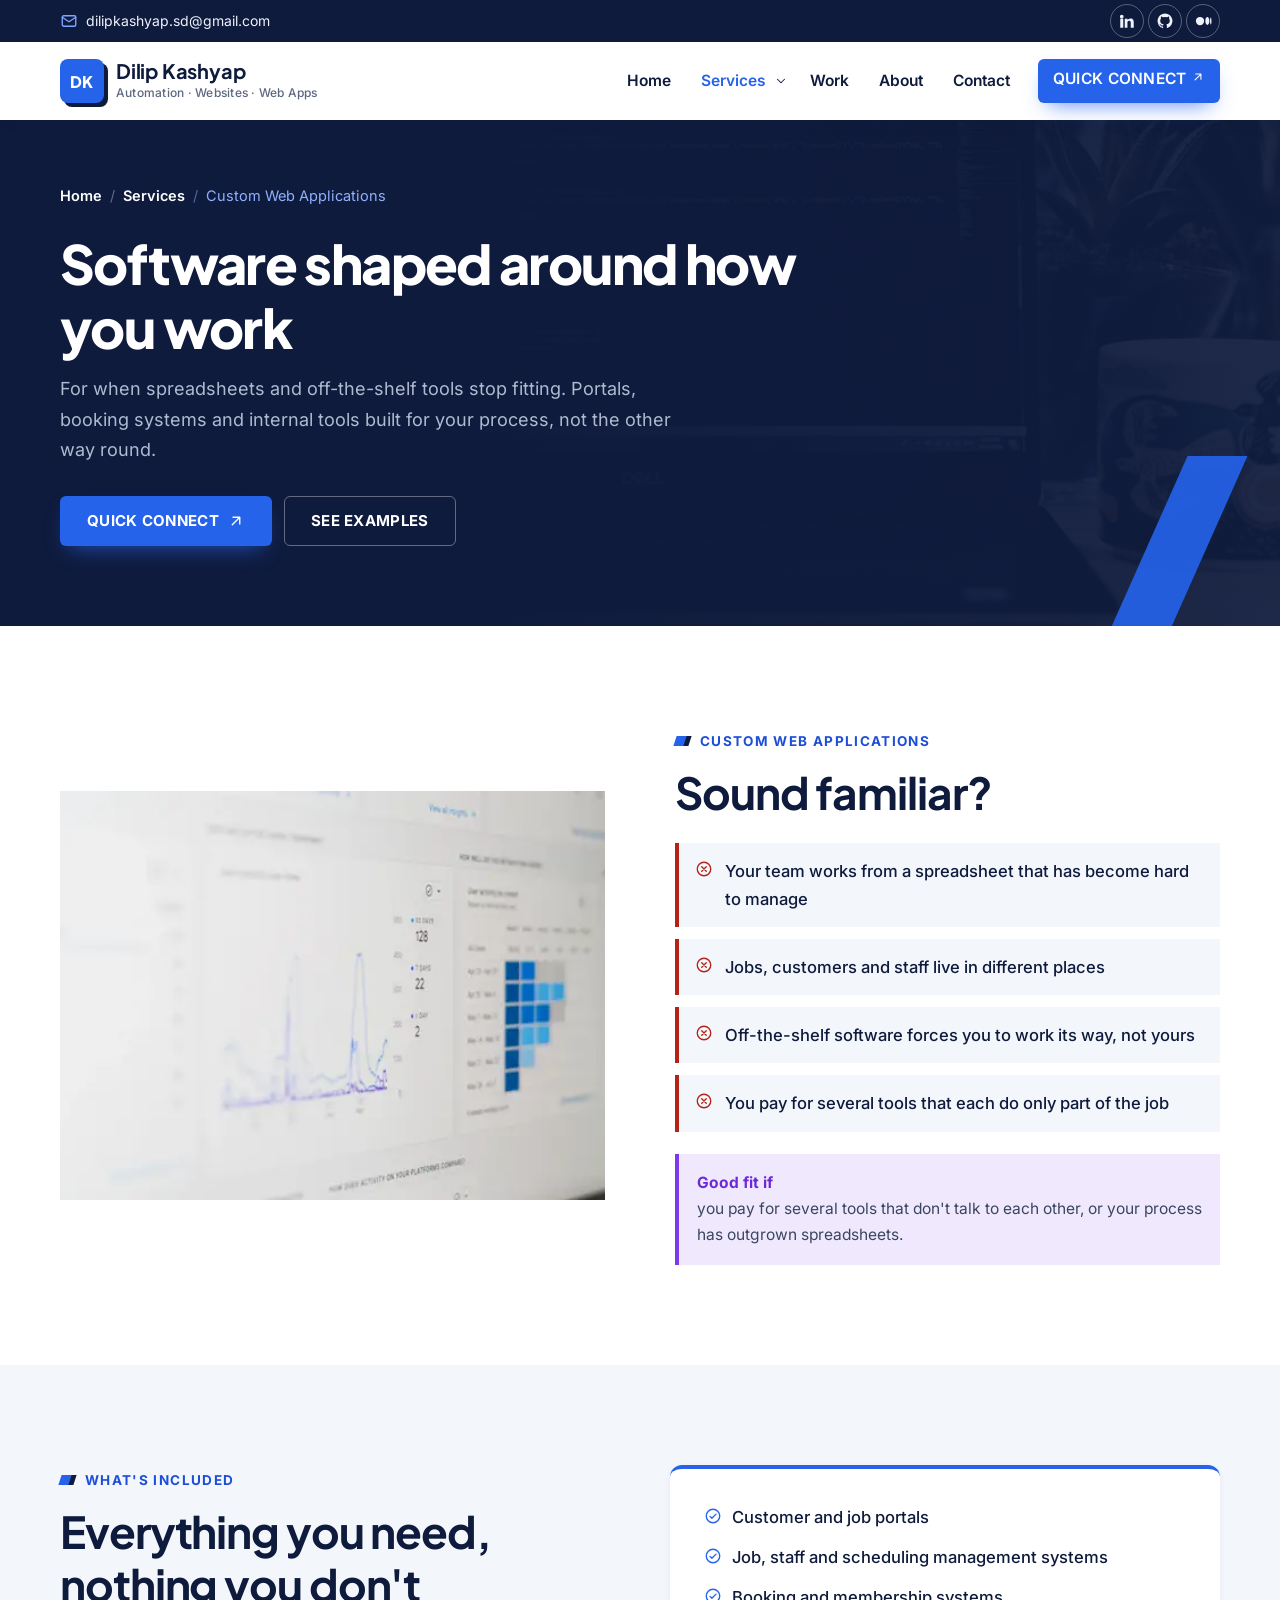
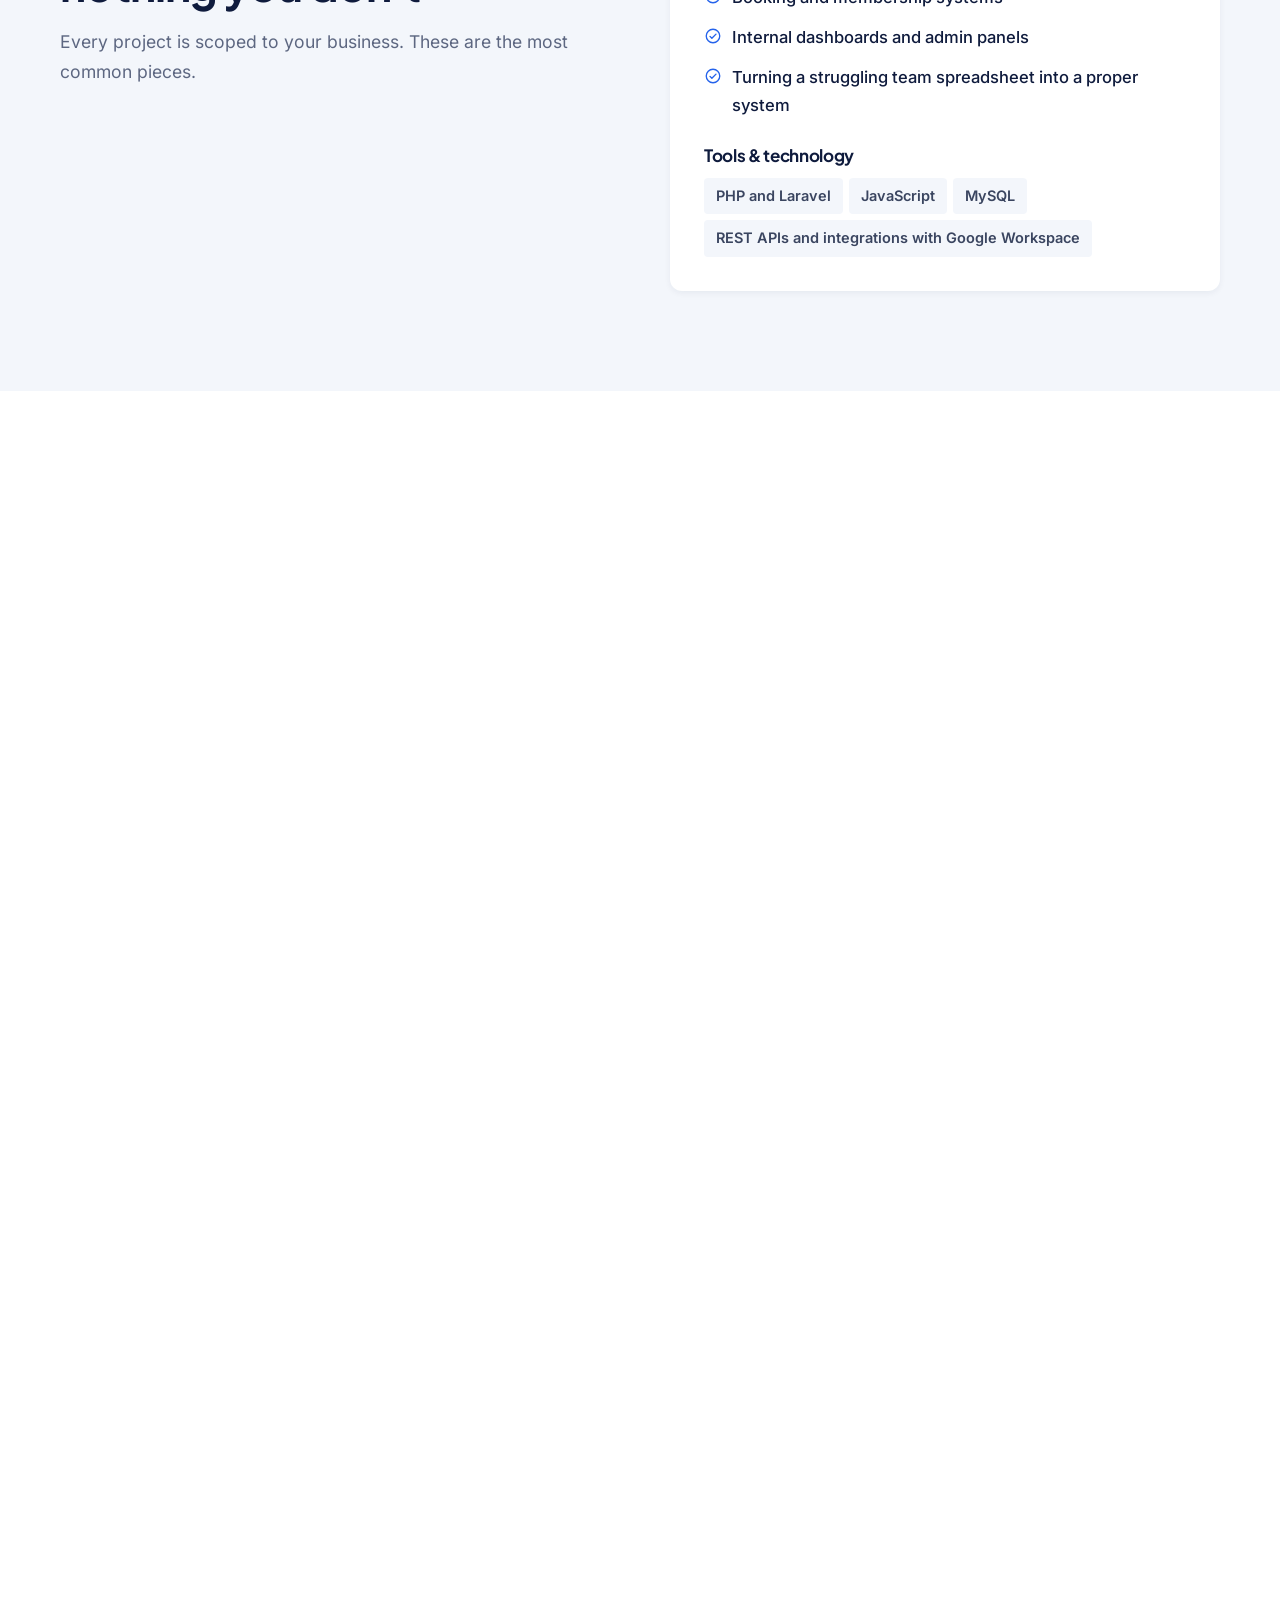
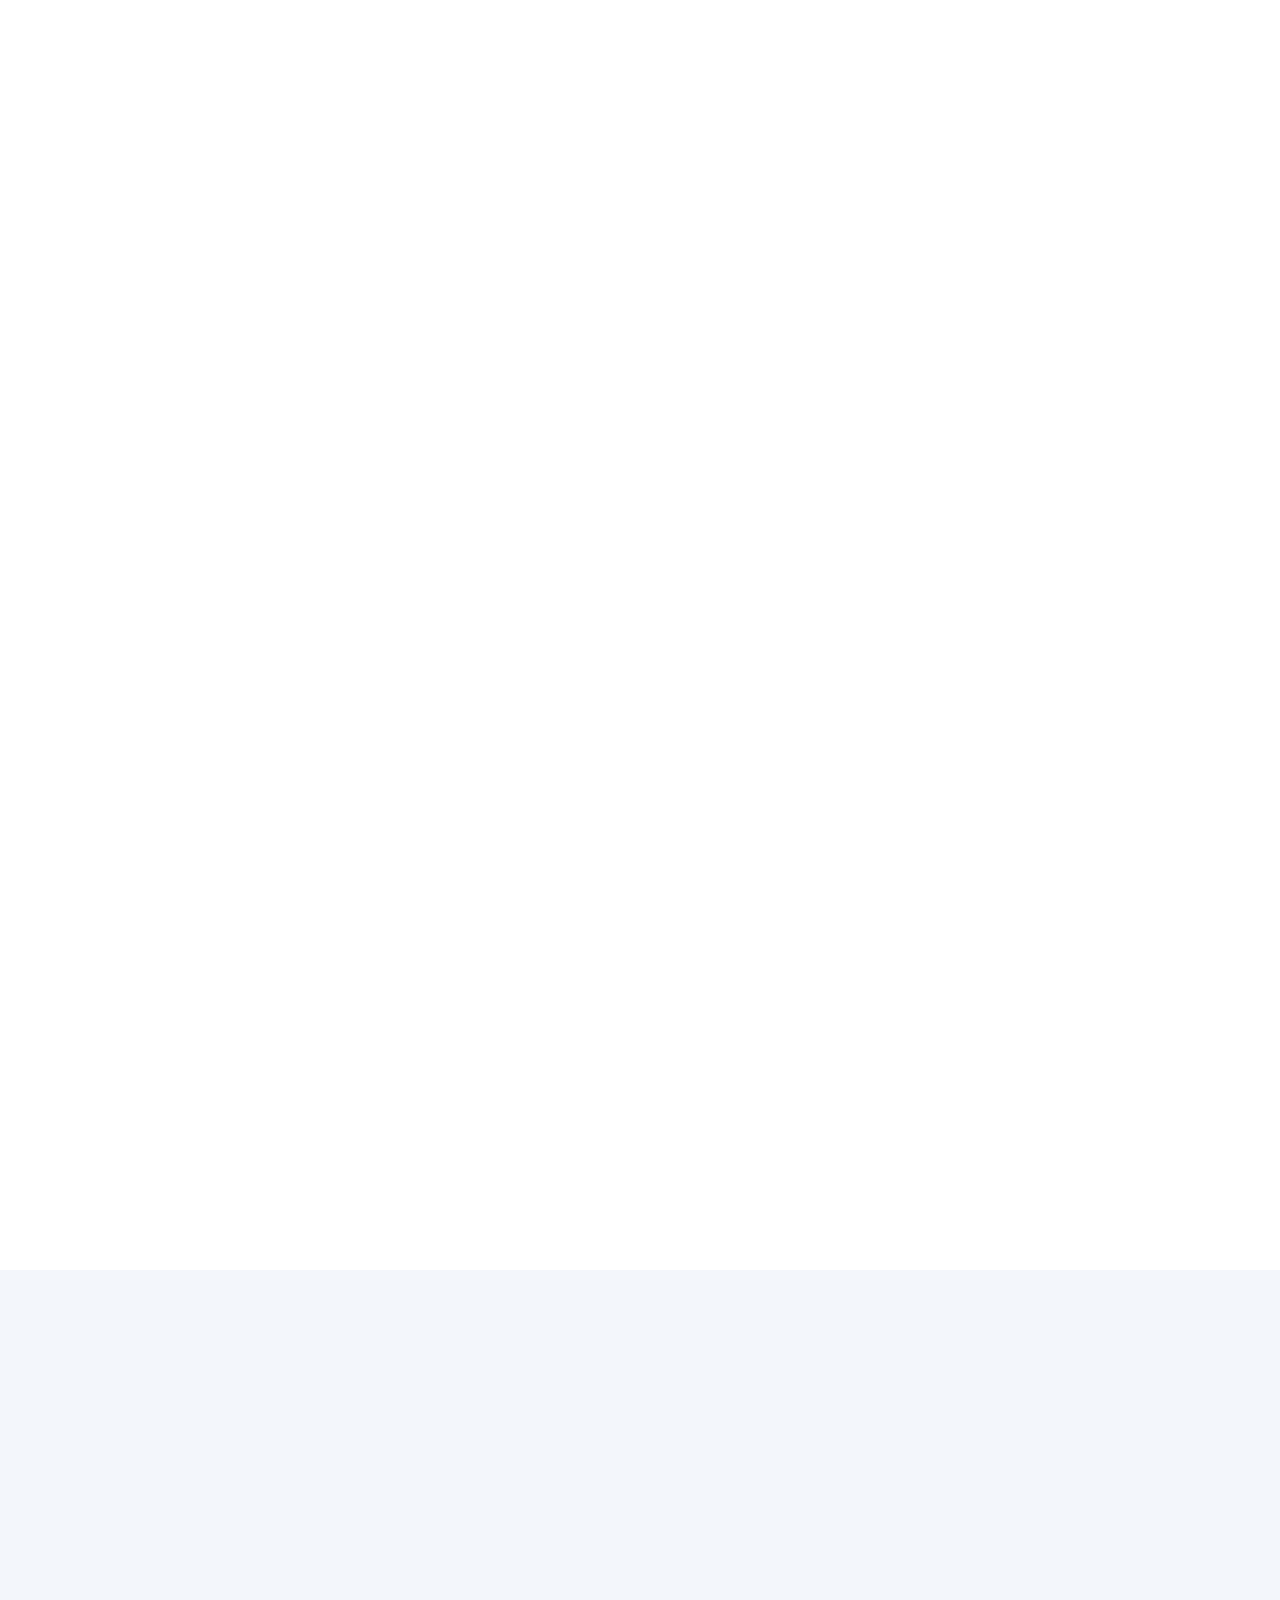
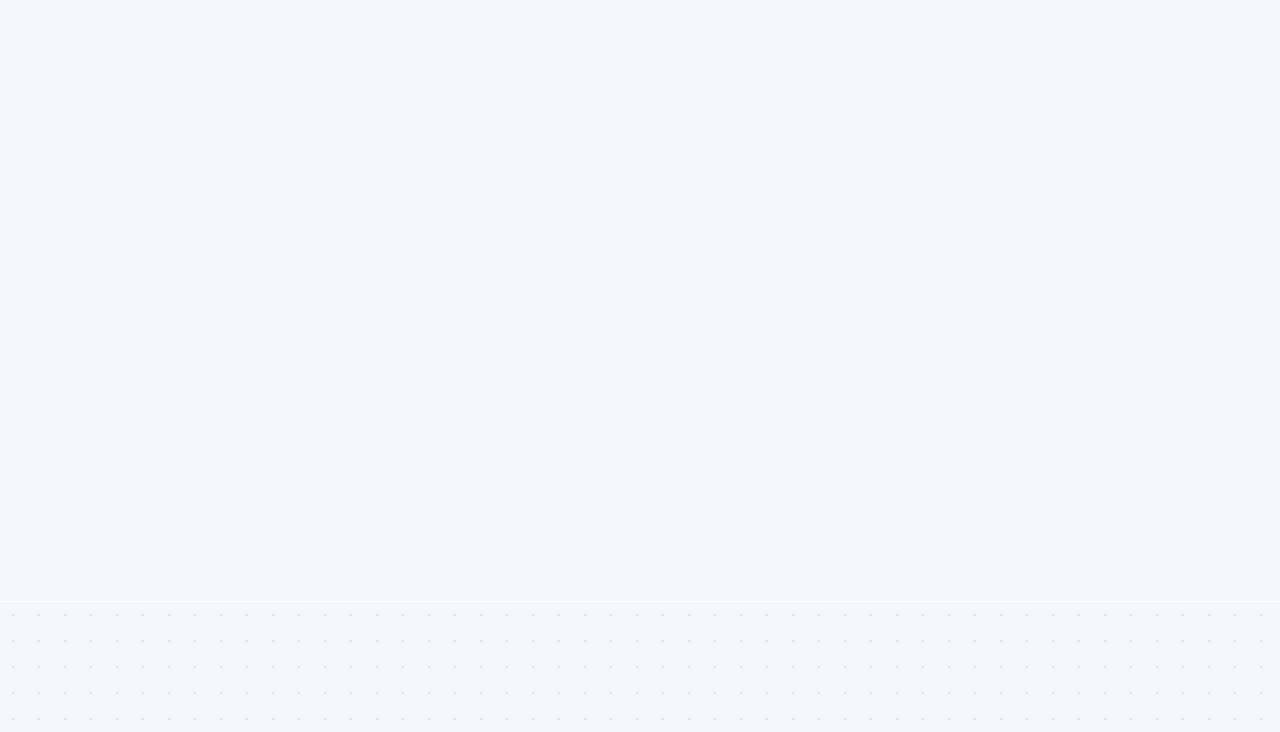
<file: services/web-applications/index.html>
<!doctype html>
<html lang="en-GB">
<head>
<meta charset="utf-8">
<meta name="viewport" content="width=device-width, initial-scale=1">
<title>Custom Web Application Development · Dilip Kashyap</title>
<meta name="description" content="Custom web applications for small businesses: customer and job portals, booking and membership systems, scheduling tools and dashboards, built with Laravel.">
<link rel="canonical" href="https://dilipk15.github.io/services/web-applications/">
<meta name="author" content="Dilip Kashyap">
<meta name="theme-color" content="#0b1220">
<meta property="og:type" content="website">
<meta property="og:site_name" content="Dilip Kashyap">
<meta property="og:title" content="Custom Web Application Development · Dilip Kashyap">
<meta property="og:description" content="Custom web applications for small businesses: customer and job portals, booking and membership systems, scheduling tools and dashboards, built with Laravel.">
<meta property="og:url" content="https://dilipk15.github.io/services/web-applications/">
<meta property="og:image" content="https://dilipk15.github.io/assets/img/og.png">
<meta property="og:image:width" content="1200">
<meta property="og:image:height" content="630">
<meta property="og:locale" content="en_GB">
<meta name="twitter:card" content="summary_large_image">
<meta name="twitter:title" content="Custom Web Application Development · Dilip Kashyap">
<meta name="twitter:description" content="Custom web applications for small businesses: customer and job portals, booking and membership systems, scheduling tools and dashboards, built with Laravel.">
<meta name="twitter:image" content="https://dilipk15.github.io/assets/img/og.png">
<link rel="icon" href="/favicon.svg" type="image/svg+xml">
<script>document.documentElement.classList.add('js')</script>
<link rel="preload" href="/assets/fonts/inter-latin.woff2" as="font" type="font/woff2" crossorigin>
<link rel="preload" href="/assets/fonts/jakarta-latin.woff2" as="font" type="font/woff2" crossorigin>
<link rel="stylesheet" href="/assets/css/styles.css">
<link rel="alternate" type="text/plain" href="/llms.txt" title="Site summary for AI assistants">
<script type="application/ld+json">{"@context":"https://schema.org","@graph":[{"@type":"WebSite","@id":"https://dilipk15.github.io/#website","url":"https://dilipk15.github.io/","name":"Dilip Kashyap","description":"Dilip Kashyap is a software developer based in India, with 9 years of experience. He builds business automation (including Google Workspace and Apps Script), websites and custom web applications for small businesses in the UK, US, Canada, Australia and New Zealand. Projects are quoted at a fixed price, and clients own all code and data.","inLanguage":"en-GB","publisher":{"@id":"https://dilipk15.github.io/#business"}},{"@type":"Person","@id":"https://dilipk15.github.io/#person","name":"Dilip Kashyap","jobTitle":"Automation and full stack developer for small businesses","url":"https://dilipk15.github.io/about/","email":"mailto:dilipkashyap.sd@gmail.com","address":{"@type":"PostalAddress","addressCountry":"IN"},"sameAs":["https://www.linkedin.com/in/dilipkashyapofficial/","https://dilipkashyap15.medium.com/","https://github.com/dilipk15"],"knowsAbout":["Web development","Business process automation","Google Apps Script","Google Workspace","PHP","Laravel","JavaScript","MySQL","Custom web applications"]},{"@type":"ProfessionalService","@id":"https://dilipk15.github.io/#business","name":"Dilip Kashyap: Automation, Websites & Web Apps","url":"https://dilipk15.github.io/","email":"dilipkashyap.sd@gmail.com","description":"Dilip Kashyap is a software developer based in India, with 9 years of experience. He builds business automation (including Google Workspace and Apps Script), websites and custom web applications for small businesses in the UK, US, Canada, Australia and New Zealand. Projects are quoted at a fixed price, and clients own all code and data.","founder":{"@id":"https://dilipk15.github.io/#person"},"address":{"@type":"PostalAddress","addressCountry":"IN"},"areaServed":[{"@type":"Country","name":"United Kingdom"},{"@type":"Country","name":"United States"},{"@type":"Country","name":"Canada"},{"@type":"Country","name":"Australia"},{"@type":"Country","name":"New Zealand"}],"sameAs":["https://www.linkedin.com/in/dilipkashyapofficial/","https://dilipkashyap15.medium.com/","https://github.com/dilipk15"],"hasOfferCatalog":{"@type":"OfferCatalog","name":"Services","itemListElement":[{"@type":"Offer","itemOffered":{"@type":"Service","name":"Business Automation","url":"https://dilipk15.github.io/services/automation/"}},{"@type":"Offer","itemOffered":{"@type":"Service","name":"Websites","url":"https://dilipk15.github.io/services/websites/"}},{"@type":"Offer","itemOffered":{"@type":"Service","name":"Custom Web Applications","url":"https://dilipk15.github.io/services/web-applications/"}}]}},{"@type":"WebPage","@id":"https://dilipk15.github.io/services/web-applications/#webpage","url":"https://dilipk15.github.io/services/web-applications/","name":"Custom Web Application Development · Dilip Kashyap","description":"Custom web applications for small businesses: customer and job portals, booking and membership systems, scheduling tools and dashboards, built with Laravel.","isPartOf":{"@id":"https://dilipk15.github.io/#website"},"about":{"@id":"https://dilipk15.github.io/#business"},"breadcrumb":{"@id":"https://dilipk15.github.io/services/web-applications/#breadcrumb"}},{"@type":"BreadcrumbList","@id":"https://dilipk15.github.io/services/web-applications/#breadcrumb","itemListElement":[{"@type":"ListItem","position":1,"name":"Home","item":"https://dilipk15.github.io/"},{"@type":"ListItem","position":2,"name":"Services","item":"https://dilipk15.github.io/services/"},{"@type":"ListItem","position":3,"name":"Custom Web Applications","item":"https://dilipk15.github.io/services/web-applications/"}]},{"@type":"Service","@id":"https://dilipk15.github.io/services/web-applications/#service","name":"Custom Web Applications","serviceType":"Custom Web Applications","description":"Custom web applications for small businesses: customer and job portals, booking and membership systems, scheduling tools and dashboards, built with Laravel.","url":"https://dilipk15.github.io/services/web-applications/","provider":{"@id":"https://dilipk15.github.io/#business"},"areaServed":[{"@type":"Country","name":"United Kingdom"},{"@type":"Country","name":"United States"},{"@type":"Country","name":"Canada"},{"@type":"Country","name":"Australia"},{"@type":"Country","name":"New Zealand"}],"hasOfferCatalog":{"@type":"OfferCatalog","name":"Custom Web Applications services","itemListElement":[{"@type":"Offer","itemOffered":{"@type":"Service","name":"Customer and job portals"}},{"@type":"Offer","itemOffered":{"@type":"Service","name":"Job, staff and scheduling management systems"}},{"@type":"Offer","itemOffered":{"@type":"Service","name":"Booking and membership systems"}},{"@type":"Offer","itemOffered":{"@type":"Service","name":"Internal dashboards and admin panels"}},{"@type":"Offer","itemOffered":{"@type":"Service","name":"Turning a struggling team spreadsheet into a proper system"}}]}},{"@type":"FAQPage","@id":"https://dilipk15.github.io/services/web-applications/#faq","mainEntity":[{"@type":"Question","name":"Why not just use off-the-shelf software?","acceptedAnswer":{"@type":"Answer","text":"Often you should, and I'll say so if a ready-made tool fits. A custom application makes sense when your process is different enough that you keep working around the software, or when you're paying for several tools to do one job."}},{"@type":"Question","name":"How long does a web application take?","acceptedAnswer":{"@type":"Answer","text":"A focused first version usually takes 4 to 8 weeks. Larger systems are built in stages, so you start using the most important part early."}},{"@type":"Question","name":"Who hosts it, and who owns it?","acceptedAnswer":{"@type":"Answer","text":"It's hosted in an account you own, and you own the code and data. I help set up hosting and explain the monthly running costs up front."}},{"@type":"Question","name":"Can we start small?","acceptedAnswer":{"@type":"Answer","text":"Yes, and it's usually the best way. We build the part that saves the most time first, then add to it once your team is using it."}}]}]}</script>
</head>
<body>

<a class="skip-link" href="#main">Skip to content</a>
<div class="topbar">
  <div class="wrap topbar-inner">
    <ul class="topbar-info">
      <li><a href="mailto:dilipkashyap.sd@gmail.com"><svg class="icon-sm" viewBox="0 0 24 24" fill="none" stroke="currentColor" stroke-width="1.8" stroke-linecap="round" stroke-linejoin="round" aria-hidden="true"><rect x="3" y="5" width="18" height="14" rx="2"/><path d="m3 7 9 6 9-6"/></svg> dilipkashyap.sd@gmail.com</a></li>
    </ul>
    <div class="topbar-social">
      <a class="" href="https://www.linkedin.com/in/dilipkashyapofficial/" target="_blank" rel="noopener" aria-label="LinkedIn (opens in a new tab)"><svg class="icon-sm brand-icon" viewBox="0 0 24 24" fill="none" stroke="currentColor" stroke-width="1.8" stroke-linecap="round" stroke-linejoin="round" aria-hidden="true"><path d="M4.98 3.5a2.5 2.5 0 1 1 0 5 2.5 2.5 0 0 1 0-5M3 9h4v12H3zM9 9h3.8v1.7h.05c.53-.95 1.83-1.95 3.77-1.95C20.5 8.75 21 11.2 21 14.1V21h-4v-6.1c0-1.45-.03-3.32-2.05-3.32-2.05 0-2.37 1.58-2.37 3.21V21H9z"/></svg></a>
      <a class="" href="https://github.com/dilipk15" target="_blank" rel="noopener" aria-label="GitHub (opens in a new tab)"><svg class="icon-sm brand-icon" viewBox="0 0 24 24" fill="none" stroke="currentColor" stroke-width="1.8" stroke-linecap="round" stroke-linejoin="round" aria-hidden="true"><path d="M12 2a10 10 0 0 0-3.16 19.49c.5.09.68-.22.68-.48l-.01-1.7c-2.78.6-3.37-1.34-3.37-1.34-.45-1.16-1.11-1.47-1.11-1.47-.91-.62.07-.61.07-.61 1 .07 1.53 1.03 1.53 1.03.9 1.53 2.36 1.09 2.94.83.09-.65.35-1.09.63-1.34-2.22-.25-4.56-1.11-4.56-4.95 0-1.09.39-1.99 1.03-2.69-.1-.25-.45-1.27.1-2.65 0 0 .84-.27 2.75 1.03a9.5 9.5 0 0 1 5 0c1.91-1.3 2.75-1.03 2.75-1.03.55 1.38.2 2.4.1 2.65.64.7 1.03 1.6 1.03 2.69 0 3.85-2.34 4.7-4.57 4.94.36.31.68.92.68 1.85l-.01 2.75c0 .27.18.58.69.48A10 10 0 0 0 12 2"/></svg></a>
      <a class="" href="https://dilipkashyap15.medium.com/" target="_blank" rel="noopener" aria-label="Medium (opens in a new tab)"><svg class="icon-sm brand-icon" viewBox="0 0 24 24" fill="none" stroke="currentColor" stroke-width="1.8" stroke-linecap="round" stroke-linejoin="round" aria-hidden="true"><path d="M2.5 12a5.5 5.5 0 1 1 11 0 5.5 5.5 0 0 1-11 0M15.1 12c0-2.9 1.2-5.2 2.7-5.2s2.7 2.3 2.7 5.2-1.2 5.2-2.7 5.2-2.7-2.3-2.7-5.2M21.4 12c0-2.6.43-4.7.96-4.7s.96 2.1.96 4.7-.43 4.7-.96 4.7-.96-2.1-.96-4.7"/></svg></a></div>
  </div>
</div>
<header class="site-header">
  <div class="wrap header-inner">
    <a class="brand" href="/"><span class="brand-mark" aria-hidden="true">DK</span><span class="brand-text">Dilip Kashyap<small>Automation · Websites · Web Apps</small></span></a>
    <button type="button" class="menu-toggle" aria-expanded="false" aria-controls="site-nav">
      <span class="menu-icon" aria-hidden="true"></span><span class="visually-hidden">Menu</span>
    </button>
    <nav id="site-nav" class="site-nav" aria-label="Main">
      <ul class="nav-list">
        <li><a href="/">Home</a></li>
        <li class="has-sub">
          <a href="/services/" aria-current="page">Services</a>
          <button type="button" class="sub-toggle" aria-expanded="false" aria-controls="sub-services"><span class="visually-hidden">Show services</span><svg class="icon-xs" viewBox="0 0 24 24" fill="none" stroke="currentColor" stroke-width="1.8" stroke-linecap="round" stroke-linejoin="round" aria-hidden="true"><path d="m6 9 6 6 6-6"/></svg></button>
          <ul class="sub-menu" id="sub-services">
            <li><a href="/services/automation/">Business Automation</a></li><li><a href="/services/websites/">Websites</a></li><li><a href="/services/web-applications/" aria-current="page">Custom Web Applications</a></li>
          </ul>
        </li>
        <li><a href="/#work">Work</a></li>
        <li><a href="/about/">About</a></li>
        <li><a href="/contact/">Contact</a></li>
        <li class="nav-cta"><a class="btn btn-primary btn-small" href="/contact/">Quick Connect <svg class="icon-xs" viewBox="0 0 24 24" fill="none" stroke="currentColor" stroke-width="1.8" stroke-linecap="round" stroke-linejoin="round" aria-hidden="true"><path d="M7 17 17 7M8 7h9v9"/></svg></a></li>
      </ul>
    </nav>
  </div>
</header>
<main id="main">


<header class="page-banner">
  <div class="banner-photo" aria-hidden="true"><img class="cover" src="/assets/img/stock/hero-laptop-1200.webp" srcset="/assets/img/stock/hero-laptop-360.webp 360w, /assets/img/stock/hero-laptop-640.webp 640w, /assets/img/stock/hero-laptop-1200.webp 1200w" sizes="100vw" width="1200" height="789" alt="" fetchpriority="high"></div>
  <div class="wrap">
    
<nav class="breadcrumbs" aria-label="Breadcrumb">
  <ol>
    <li><a href="/">Home</a></li><li><a href="/services/">Services</a></li><li aria-current="page">Custom Web Applications</li>
  </ol>
</nav>
    <h1>Software shaped around how you work</h1>
    <p class="lead">For when spreadsheets and off-the-shelf tools stop fitting. Portals, booking systems and internal tools built for your process, not the other way round.</p>
    <div class="actions"><a class="btn btn-primary" href="/contact/">Quick Connect <svg class="icon-sm" viewBox="0 0 24 24" fill="none" stroke="currentColor" stroke-width="1.8" stroke-linecap="round" stroke-linejoin="round" aria-hidden="true"><path d="M7 17 17 7M8 7h9v9"/></svg></a><a class="btn btn-ghost-light" href="#examples">See examples</a></div>
  </div>
</header>
<section class="section">
  <div class="wrap about-grid">
    <div class="svc-feature-photo framed-left"><img class="" src="/assets/img/stock/svc-webapps-1200.webp" srcset="/assets/img/stock/svc-webapps-360.webp 360w, /assets/img/stock/svc-webapps-640.webp 640w, /assets/img/stock/svc-webapps-1200.webp 1200w" sizes="(max-width: 960px) 100vw, 50vw" width="1200" height="675" alt="" loading="lazy" decoding="async"></div>
    <div>
      <p class="eyebrow">Custom Web Applications</p>
      <h2 class="section-title">Sound familiar?</h2>
      <ul class="problem-list">
        <li><svg class="icon-sm" viewBox="0 0 24 24" fill="none" stroke="currentColor" stroke-width="1.8" stroke-linecap="round" stroke-linejoin="round" aria-hidden="true"><circle cx="12" cy="12" r="9"/><path d="m9 9 6 6M15 9l-6 6"/></svg>Your team works from a spreadsheet that has become hard to manage</li><li><svg class="icon-sm" viewBox="0 0 24 24" fill="none" stroke="currentColor" stroke-width="1.8" stroke-linecap="round" stroke-linejoin="round" aria-hidden="true"><circle cx="12" cy="12" r="9"/><path d="m9 9 6 6M15 9l-6 6"/></svg>Jobs, customers and staff live in different places</li><li><svg class="icon-sm" viewBox="0 0 24 24" fill="none" stroke="currentColor" stroke-width="1.8" stroke-linecap="round" stroke-linejoin="round" aria-hidden="true"><circle cx="12" cy="12" r="9"/><path d="m9 9 6 6M15 9l-6 6"/></svg>Off-the-shelf software forces you to work its way, not yours</li><li><svg class="icon-sm" viewBox="0 0 24 24" fill="none" stroke="currentColor" stroke-width="1.8" stroke-linecap="round" stroke-linejoin="round" aria-hidden="true"><circle cx="12" cy="12" r="9"/><path d="m9 9 6 6M15 9l-6 6"/></svg>You pay for several tools that each do only part of the job</li>
      </ul>
      <p class="fit cat-webapp"><strong>Good fit if</strong> you pay for several tools that don't talk to each other, or your process has outgrown spreadsheets.</p>
    </div>
  </div>
</section>
<section class="section tinted">
  <div class="wrap split">
    <div>
      <p class="eyebrow">What's included</p>
      <h2 class="section-title">Everything you need, nothing you don't</h2>
      <p class="section-lead">Every project is scoped to your business. These are the most common pieces.</p>
    </div>
    <div class="panel">
      <ul class="tick-list">
        <li><svg class="icon-sm" viewBox="0 0 24 24" fill="none" stroke="currentColor" stroke-width="1.8" stroke-linecap="round" stroke-linejoin="round" aria-hidden="true"><circle cx="12" cy="12" r="9"/><path d="m8 12.5 2.5 2.5L16 9.5"/></svg> Customer and job portals</li><li><svg class="icon-sm" viewBox="0 0 24 24" fill="none" stroke="currentColor" stroke-width="1.8" stroke-linecap="round" stroke-linejoin="round" aria-hidden="true"><circle cx="12" cy="12" r="9"/><path d="m8 12.5 2.5 2.5L16 9.5"/></svg> Job, staff and scheduling management systems</li><li><svg class="icon-sm" viewBox="0 0 24 24" fill="none" stroke="currentColor" stroke-width="1.8" stroke-linecap="round" stroke-linejoin="round" aria-hidden="true"><circle cx="12" cy="12" r="9"/><path d="m8 12.5 2.5 2.5L16 9.5"/></svg> Booking and membership systems</li><li><svg class="icon-sm" viewBox="0 0 24 24" fill="none" stroke="currentColor" stroke-width="1.8" stroke-linecap="round" stroke-linejoin="round" aria-hidden="true"><circle cx="12" cy="12" r="9"/><path d="m8 12.5 2.5 2.5L16 9.5"/></svg> Internal dashboards and admin panels</li><li><svg class="icon-sm" viewBox="0 0 24 24" fill="none" stroke="currentColor" stroke-width="1.8" stroke-linecap="round" stroke-linejoin="round" aria-hidden="true"><circle cx="12" cy="12" r="9"/><path d="m8 12.5 2.5 2.5L16 9.5"/></svg> Turning a struggling team spreadsheet into a proper system</li>
      </ul>
      <h3 class="panel-subtitle">Tools &amp; technology</h3>
      <ul class="chips chips-lg"><li>PHP and Laravel</li><li>JavaScript</li><li>MySQL</li><li>REST APIs and integrations with Google Workspace</li></ul>
    </div>
  </div>
</section>
<section class="section" id="examples">
  <div class="wrap">
    <div class="head-center"><p class="eyebrow center">Examples</p><h2 class="section-title">What this looks like in practice</h2></div>
    
<div class="usecase-grid">
  
  <div class="usecase">
    <span class="tag">Web App</span>
    <p class="before"><span class="label">Before</span>Jobs, staff and customers live in three different places, and nobody has the full picture.</p>
    <p class="after"><span class="label">After</span>One simple system where the team sees today's jobs and customers can check their booking.</p>
  </div>
  <div class="usecase">
    <span class="tag">Web App</span>
    <p class="before"><span class="label">Before</span>Applications arrive through dozens of separate forms and are sorted by hand.</p>
    <p class="after"><span class="label">After</span>One portal where people apply, the right person reviews, and everyone sees the status.</p>
  </div>
  <div class="usecase">
    <span class="tag">Web App</span>
    <p class="before"><span class="label">Before</span>Members are tracked on paper and in a spreadsheet at the front desk.</p>
    <p class="after"><span class="label">After</span>A membership system with QR check-in, renewal reminders and a live list of who is active.</p>
  </div>
</div>
  </div>
</section>

<section class="section tinted">
  <div class="wrap">
    <div class="head-split">
      <div><p class="eyebrow">Related work</p><h2 class="section-title">Things I've built</h2></div>
      <a class="btn btn-outline" href="/#work">See all projects <svg class="icon-sm" viewBox="0 0 24 24" fill="none" stroke="currentColor" stroke-width="1.8" stroke-linecap="round" stroke-linejoin="round" aria-hidden="true"><path d="M7 17 17 7M8 7h9v9"/></svg></a>
    </div>
    
  
  <div class="work-grid">
    
<article class="work-card cat-webapp" data-category="webapp">
  <div class="work-cover" aria-hidden="true">
    <span class="cover-grid"></span>
    <span class="cover-icon"><svg class="icon" viewBox="0 0 24 24" fill="none" stroke="currentColor" stroke-width="1.8" stroke-linecap="round" stroke-linejoin="round" aria-hidden="true"><path d="m2 9 10-5 10 5-10 5z"/><path d="M6 11v5c3 2 9 2 12 0v-5M22 9v6"/></svg></span>
    <span class="cover-tag">Web App</span>
  </div>
  <div class="work-body">
    <p class="work-label">Built as lead developer</p>
    <h3 class="work-title">Research Internship Portal</h3>
    <p class="work-summary">Replaced 24 Google Forms and a pile of spreadsheets with one self-service portal for a university research internship programme.</p>
    
    <ul class="chips" aria-label="Technology used"><li>PHP</li><li>MySQL</li><li>JavaScript</li></ul>
    
  </div>
</article>
<article class="work-card cat-webapp" data-category="webapp">
  <div class="work-cover" aria-hidden="true">
    <span class="cover-grid"></span>
    <span class="cover-icon"><svg class="icon" viewBox="0 0 24 24" fill="none" stroke="currentColor" stroke-width="1.8" stroke-linecap="round" stroke-linejoin="round" aria-hidden="true"><rect x="4" y="4" width="6" height="6" rx="1"/><rect x="14" y="4" width="6" height="6" rx="1"/><rect x="4" y="14" width="6" height="6" rx="1"/><path d="M14 14h2v2h-2zM18 18h2v2h-2zM14 18h2M18 14v2"/></svg></span>
    <span class="cover-tag">Web App</span>
  </div>
  <div class="work-body">
    <p class="work-label">Open source</p>
    <h3 class="work-title">Member Hub with QR Check-in</h3>
    <p class="work-summary">Membership system for gyms and studios: members get a QR code, staff scan it at the door, and renewal reminders go out automatically.</p>
    
    <ul class="chips" aria-label="Technology used"><li>Apps Script</li><li>Web app</li><li>Sheets</li><li>Gmail</li></ul>
    
    <div class="work-links">
      <a href="https://dilipkashyap15.medium.com/i-built-a-free-membership-qr-check-in-system-that-replaces-mindbody-glofox-clubready-open-c874ed1d9661" target="_blank" rel="noopener"><svg class="icon-sm" viewBox="0 0 24 24" fill="none" stroke="currentColor" stroke-width="1.8" stroke-linecap="round" stroke-linejoin="round" aria-hidden="true"><path d="M4 5a2 2 0 0 1 2-2h13v16H6a2 2 0 0 0-2 2z"/><path d="M4 21V5M9 7h6"/></svg>Article<span class="visually-hidden"> for Member Hub with QR Check-in (opens in a new tab)</span></a><a href="https://github.com/dilipk15/qrmembershipsystem" target="_blank" rel="noopener"><svg class="icon-sm" viewBox="0 0 24 24" fill="none" stroke="currentColor" stroke-width="1.8" stroke-linecap="round" stroke-linejoin="round" aria-hidden="true"><path d="M9 19c-4.3 1.4-4.3-2.5-6-3m12 5v-3.5c0-1 .1-1.4-.5-2 2.8-.3 5.5-1.4 5.5-6a4.6 4.6 0 0 0-1.3-3.2 4.2 4.2 0 0 0-.1-3.2s-1.1-.3-3.5 1.3a12.3 12.3 0 0 0-6.2 0C6.5 2.8 5.4 3.1 5.4 3.1a4.2 4.2 0 0 0-.1 3.2A4.6 4.6 0 0 0 4 9.5c0 4.6 2.7 5.7 5.5 6-.6.6-.6 1.2-.5 2V21"/></svg>GitHub<span class="visually-hidden"> for Member Hub with QR Check-in (opens in a new tab)</span></a>
    </div>
  </div>
</article>
<article class="work-card cat-webapp" data-category="webapp">
  <div class="work-cover" aria-hidden="true">
    <span class="cover-grid"></span>
    <span class="cover-icon"><svg class="icon" viewBox="0 0 24 24" fill="none" stroke="currentColor" stroke-width="1.8" stroke-linecap="round" stroke-linejoin="round" aria-hidden="true"><rect x="3" y="5" width="18" height="16" rx="2"/><path d="M3 10h18M8 3v4M16 3v4"/></svg></span>
    <span class="cover-tag">Web App</span>
  </div>
  <div class="work-body">
    <p class="work-label">Open source</p>
    <h3 class="work-title">Smart Scheduler</h3>
    <p class="work-summary">A public booking page powered by a Google Sheet, with live availability, double-booking protection and confirmation emails.</p>
    
    <ul class="chips" aria-label="Technology used"><li>Apps Script</li><li>HTML/CSS/JS</li><li>Sheets</li><li>Gmail</li></ul>
    
    <div class="work-links">
      <a href="https://levelup.gitconnected.com/the-calendly-alternative-thats-just-a-google-sheet-c1747f7b2e5a" target="_blank" rel="noopener"><svg class="icon-sm" viewBox="0 0 24 24" fill="none" stroke="currentColor" stroke-width="1.8" stroke-linecap="round" stroke-linejoin="round" aria-hidden="true"><path d="M4 5a2 2 0 0 1 2-2h13v16H6a2 2 0 0 0-2 2z"/><path d="M4 21V5M9 7h6"/></svg>Article<span class="visually-hidden"> for Smart Scheduler (opens in a new tab)</span></a><a href="https://github.com/dilipk15/smart-scheduler" target="_blank" rel="noopener"><svg class="icon-sm" viewBox="0 0 24 24" fill="none" stroke="currentColor" stroke-width="1.8" stroke-linecap="round" stroke-linejoin="round" aria-hidden="true"><path d="M9 19c-4.3 1.4-4.3-2.5-6-3m12 5v-3.5c0-1 .1-1.4-.5-2 2.8-.3 5.5-1.4 5.5-6a4.6 4.6 0 0 0-1.3-3.2 4.2 4.2 0 0 0-.1-3.2s-1.1-.3-3.5 1.3a12.3 12.3 0 0 0-6.2 0C6.5 2.8 5.4 3.1 5.4 3.1a4.2 4.2 0 0 0-.1 3.2A4.6 4.6 0 0 0 4 9.5c0 4.6 2.7 5.7 5.5 6-.6.6-.6 1.2-.5 2V21"/></svg>GitHub<span class="visually-hidden"> for Smart Scheduler (opens in a new tab)</span></a><a href="https://youtu.be/nhLArXObFEg" target="_blank" rel="noopener"><svg class="icon-sm" viewBox="0 0 24 24" fill="none" stroke="currentColor" stroke-width="1.8" stroke-linecap="round" stroke-linejoin="round" aria-hidden="true"><circle cx="12" cy="12" r="9"/><path d="m10 8.5 5 3.5-5 3.5z"/></svg>Demo video<span class="visually-hidden"> for Smart Scheduler (opens in a new tab)</span></a>
    </div>
  </div>
</article>
  </div>
  </div>
</section>
<section class="section dotted">
  <div class="wrap">
    <div class="head-center"><p class="eyebrow center">Working process</p><h2 class="section-title">From first call to handover</h2></div>
    
<ol class="process">
  
  <li class="process-card">
    <span class="process-num" aria-hidden="true">01</span>
    <span class="process-icon"><svg class="icon" viewBox="0 0 24 24" fill="none" stroke="currentColor" stroke-width="1.8" stroke-linecap="round" stroke-linejoin="round" aria-hidden="true"><path d="M21 12a8 8 0 0 1-11.6 7.1L4 20l1-4.6A8 8 0 1 1 21 12z"/><path d="M8.5 12h.01M12 12h.01M15.5 12h.01"/></svg></span>
    <h3>Short call</h3>
    <p>A 20 to 30 minute video call about your business and the problem. No cost, no obligation.</p>
  </li>
  <li class="process-card">
    <span class="process-num" aria-hidden="true">02</span>
    <span class="process-icon"><svg class="icon" viewBox="0 0 24 24" fill="none" stroke="currentColor" stroke-width="1.8" stroke-linecap="round" stroke-linejoin="round" aria-hidden="true"><path d="M3 12V4a1 1 0 0 1 1-1h8l9 9-9 9z"/><circle cx="8" cy="8" r="1.5"/></svg></span>
    <h3>Fixed quote</h3>
    <p>Within 2 working days you get a written scope, timeline and fixed price. No hourly surprises.</p>
  </li>
  <li class="process-card">
    <span class="process-num" aria-hidden="true">03</span>
    <span class="process-icon"><svg class="icon" viewBox="0 0 24 24" fill="none" stroke="currentColor" stroke-width="1.8" stroke-linecap="round" stroke-linejoin="round" aria-hidden="true"><path d="M14.7 6.3a4 4 0 0 0-5.4 5.4L3 18l3 3 6.3-6.3a4 4 0 0 0 5.4-5.4l-2.5 2.5-2.4-.6-.6-2.4z"/></svg></span>
    <h3>Build</h3>
    <p>50% to start. You see progress along the way and can give feedback before anything is final.</p>
  </li>
  <li class="process-card">
    <span class="process-num" aria-hidden="true">04</span>
    <span class="process-icon"><svg class="icon" viewBox="0 0 24 24" fill="none" stroke="currentColor" stroke-width="1.8" stroke-linecap="round" stroke-linejoin="round" aria-hidden="true"><path d="M5 15c-1.5 1-2 4-2 6 2 0 5-.5 6-2M9 13l2 2M14.5 4.5c3-1.5 5.5-1.5 5.5-1.5s0 2.5-1.5 5.5L13 14l-3-3z"/><circle cx="15.5" cy="8.5" r="1.3"/></svg></span>
    <h3>Handover</h3>
    <p>The remaining 50% on completion. You get everything, a simple guide, and 30 days of free fixes.</p>
  </li>
</ol>
  </div>
</section>
<section class="section">
  <div class="wrap faq-layout">
    <div>
      <p class="eyebrow">FAQ</p>
      <h2 class="section-title">Questions about custom web applications</h2>
    </div>
    
  <div class="faq-list">
    
    <details>
      <summary>Why not just use off-the-shelf software?</summary>
      <p>Often you should, and I'll say so if a ready-made tool fits. A custom application makes sense when your process is different enough that you keep working around the software, or when you're paying for several tools to do one job.</p>
    </details>
    <details>
      <summary>How long does a web application take?</summary>
      <p>A focused first version usually takes 4 to 8 weeks. Larger systems are built in stages, so you start using the most important part early.</p>
    </details>
    <details>
      <summary>Who hosts it, and who owns it?</summary>
      <p>It's hosted in an account you own, and you own the code and data. I help set up hosting and explain the monthly running costs up front.</p>
    </details>
    <details>
      <summary>Can we start small?</summary>
      <p>Yes, and it's usually the best way. We build the part that saves the most time first, then add to it once your team is using it.</p>
    </details>
  </div>
  </div>
</section>

<section class="cta-strip">
  <div class="wrap">
    <div class="cta-inner">
      <div class="cta-mark" aria-hidden="true"><svg class="icon" viewBox="0 0 24 24" fill="none" stroke="currentColor" stroke-width="1.8" stroke-linecap="round" stroke-linejoin="round" aria-hidden="true"><path d="M12 3v4M12 17v4M3 12h4M17 12h4M6 6l2.5 2.5M15.5 15.5 18 18M6 18l2.5-2.5M15.5 8.5 18 6"/></svg></div>
      <div class="cta-text">
        <h2>Have a process that eats up your week?</h2>
        <p>Tell me about it. I reply within one working day, and the first call is free.</p>
      </div>
      <a class="btn btn-primary" href="/contact/">Quick Connect <svg class="icon-sm" viewBox="0 0 24 24" fill="none" stroke="currentColor" stroke-width="1.8" stroke-linecap="round" stroke-linejoin="round" aria-hidden="true"><path d="M7 17 17 7M8 7h9v9"/></svg></a>
    </div>
  </div>
</section>
</main>

<footer class="site-footer">
  <div class="wrap">
    <div class="footer-top">
      <a class="footer-brand" href="/"><span class="brand-mark" aria-hidden="true">DK</span><span>Dilip Kashyap<small>Automation · Websites · Web Apps</small></span></a>
      <p class="footer-pitch">You run the business. I&rsquo;ll automate the rest.</p>
      <a class="btn btn-primary" href="mailto:dilipkashyap.sd@gmail.com?subject=Project%20enquiry"><svg class="icon-sm" viewBox="0 0 24 24" fill="none" stroke="currentColor" stroke-width="1.8" stroke-linecap="round" stroke-linejoin="round" aria-hidden="true"><rect x="3" y="5" width="18" height="14" rx="2"/><path d="m3 7 9 6 9-6"/></svg> Email me</a>
    </div>
    <div class="footer-grid">
      <div>
        <h2 class="footer-title">About</h2>
        <p>I build business automation, websites and custom web applications for small businesses in the UK, US, Canada, Australia and New Zealand.</p>
        <div class="footer-social">
          <a href="https://www.linkedin.com/in/dilipkashyapofficial/" target="_blank" rel="noopener" aria-label="LinkedIn (opens in a new tab)"><svg class="icon-sm brand-icon" viewBox="0 0 24 24" fill="none" stroke="currentColor" stroke-width="1.8" stroke-linecap="round" stroke-linejoin="round" aria-hidden="true"><path d="M4.98 3.5a2.5 2.5 0 1 1 0 5 2.5 2.5 0 0 1 0-5M3 9h4v12H3zM9 9h3.8v1.7h.05c.53-.95 1.83-1.95 3.77-1.95C20.5 8.75 21 11.2 21 14.1V21h-4v-6.1c0-1.45-.03-3.32-2.05-3.32-2.05 0-2.37 1.58-2.37 3.21V21H9z"/></svg></a>
          <a href="https://github.com/dilipk15" target="_blank" rel="noopener" aria-label="GitHub (opens in a new tab)"><svg class="icon-sm brand-icon" viewBox="0 0 24 24" fill="none" stroke="currentColor" stroke-width="1.8" stroke-linecap="round" stroke-linejoin="round" aria-hidden="true"><path d="M12 2a10 10 0 0 0-3.16 19.49c.5.09.68-.22.68-.48l-.01-1.7c-2.78.6-3.37-1.34-3.37-1.34-.45-1.16-1.11-1.47-1.11-1.47-.91-.62.07-.61.07-.61 1 .07 1.53 1.03 1.53 1.03.9 1.53 2.36 1.09 2.94.83.09-.65.35-1.09.63-1.34-2.22-.25-4.56-1.11-4.56-4.95 0-1.09.39-1.99 1.03-2.69-.1-.25-.45-1.27.1-2.65 0 0 .84-.27 2.75 1.03a9.5 9.5 0 0 1 5 0c1.91-1.3 2.75-1.03 2.75-1.03.55 1.38.2 2.4.1 2.65.64.7 1.03 1.6 1.03 2.69 0 3.85-2.34 4.7-4.57 4.94.36.31.68.92.68 1.85l-.01 2.75c0 .27.18.58.69.48A10 10 0 0 0 12 2"/></svg></a>
          <a href="https://dilipkashyap15.medium.com/" target="_blank" rel="noopener" aria-label="Medium (opens in a new tab)"><svg class="icon-sm brand-icon" viewBox="0 0 24 24" fill="none" stroke="currentColor" stroke-width="1.8" stroke-linecap="round" stroke-linejoin="round" aria-hidden="true"><path d="M2.5 12a5.5 5.5 0 1 1 11 0 5.5 5.5 0 0 1-11 0M15.1 12c0-2.9 1.2-5.2 2.7-5.2s2.7 2.3 2.7 5.2-1.2 5.2-2.7 5.2-2.7-2.3-2.7-5.2M21.4 12c0-2.6.43-4.7.96-4.7s.96 2.1.96 4.7-.43 4.7-.96 4.7-.96-2.1-.96-4.7"/></svg></a>
        </div>
      </div>
      <div>
        <h2 class="footer-title">Services</h2>
        <ul class="footer-links"><li><a href="/services/automation/"><svg class="icon-xs" viewBox="0 0 24 24" fill="none" stroke="currentColor" stroke-width="1.8" stroke-linecap="round" stroke-linejoin="round" aria-hidden="true"><path d="M5 12h14M13 6l6 6-6 6"/></svg> Business Automation</a></li><li><a href="/services/websites/"><svg class="icon-xs" viewBox="0 0 24 24" fill="none" stroke="currentColor" stroke-width="1.8" stroke-linecap="round" stroke-linejoin="round" aria-hidden="true"><path d="M5 12h14M13 6l6 6-6 6"/></svg> Websites</a></li><li><a href="/services/web-applications/"><svg class="icon-xs" viewBox="0 0 24 24" fill="none" stroke="currentColor" stroke-width="1.8" stroke-linecap="round" stroke-linejoin="round" aria-hidden="true"><path d="M5 12h14M13 6l6 6-6 6"/></svg> Custom Web Applications</a></li></ul>
      </div>
      <div>
        <h2 class="footer-title">Explore</h2>
        <ul class="footer-links">
          <li><a href="/#work"><svg class="icon-xs" viewBox="0 0 24 24" fill="none" stroke="currentColor" stroke-width="1.8" stroke-linecap="round" stroke-linejoin="round" aria-hidden="true"><path d="M5 12h14M13 6l6 6-6 6"/></svg> Work</a></li>
          <li><a href="/about/"><svg class="icon-xs" viewBox="0 0 24 24" fill="none" stroke="currentColor" stroke-width="1.8" stroke-linecap="round" stroke-linejoin="round" aria-hidden="true"><path d="M5 12h14M13 6l6 6-6 6"/></svg> About</a></li>
          <li><a href="/contact/"><svg class="icon-xs" viewBox="0 0 24 24" fill="none" stroke="currentColor" stroke-width="1.8" stroke-linecap="round" stroke-linejoin="round" aria-hidden="true"><path d="M5 12h14M13 6l6 6-6 6"/></svg> Contact</a></li>
          <li><a href="/privacy/"><svg class="icon-xs" viewBox="0 0 24 24" fill="none" stroke="currentColor" stroke-width="1.8" stroke-linecap="round" stroke-linejoin="round" aria-hidden="true"><path d="M5 12h14M13 6l6 6-6 6"/></svg> Privacy</a></li>
        </ul>
      </div>
      <div>
        <h2 class="footer-title">Contact</h2>
        <ul class="footer-contact">
          <li><svg class="icon-sm" viewBox="0 0 24 24" fill="none" stroke="currentColor" stroke-width="1.8" stroke-linecap="round" stroke-linejoin="round" aria-hidden="true"><rect x="3" y="5" width="18" height="14" rx="2"/><path d="m3 7 9 6 9-6"/></svg><a href="mailto:dilipkashyap.sd@gmail.com">dilipkashyap.sd@gmail.com</a></li>
          <li><svg class="icon-sm" viewBox="0 0 24 24" fill="none" stroke="currentColor" stroke-width="1.8" stroke-linecap="round" stroke-linejoin="round" aria-hidden="true"><circle cx="12" cy="12" r="9"/><path d="M12 7v5l3 2"/></svg><span>Replies within 1 working day</span></li>
        </ul>
      </div>
    </div>
  </div>
  <div class="footer-bottom">
    <div class="wrap footer-bottom-inner">
      <p>© 2026 Dilip Kashyap. All rights reserved.</p>
      <p><a href="/privacy/">Privacy</a></p>
    </div>
  </div>
</footer>
<script src="/assets/js/site.js" defer></script>
</body>
</html>
</file>
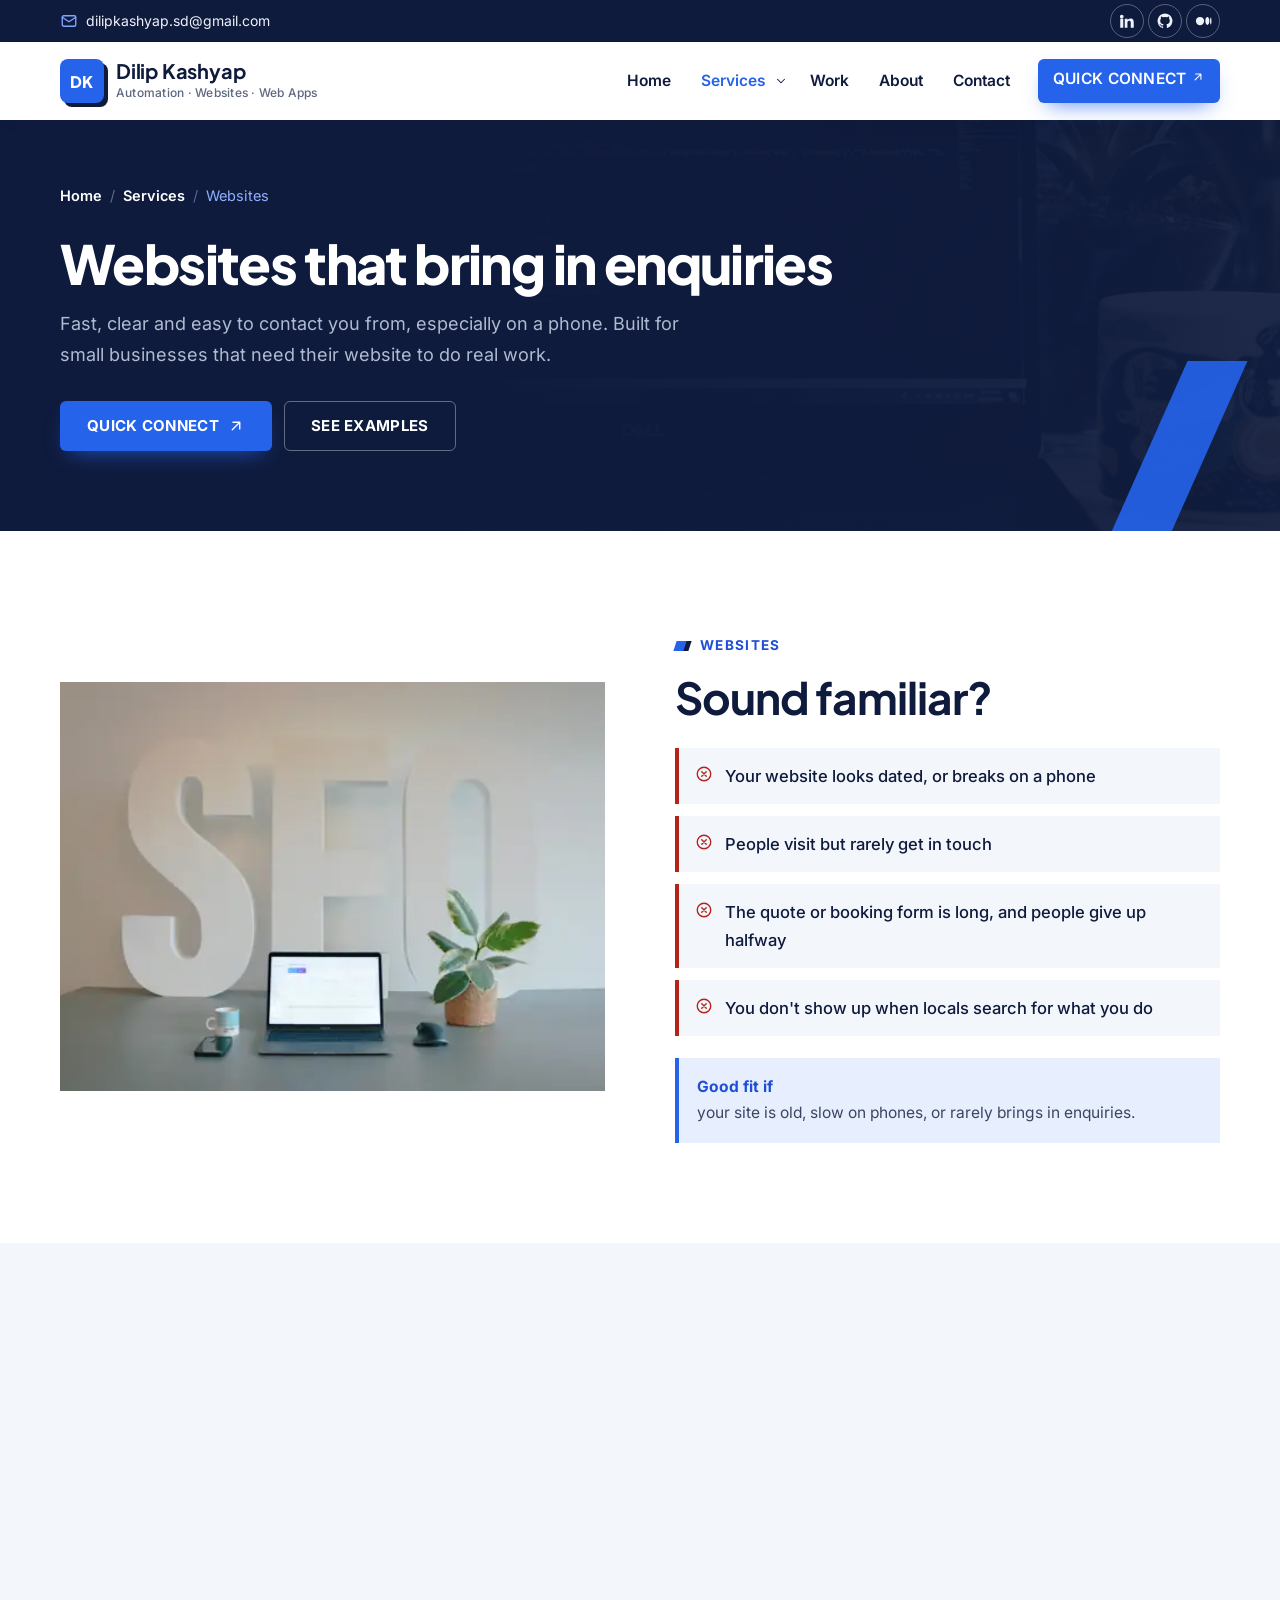
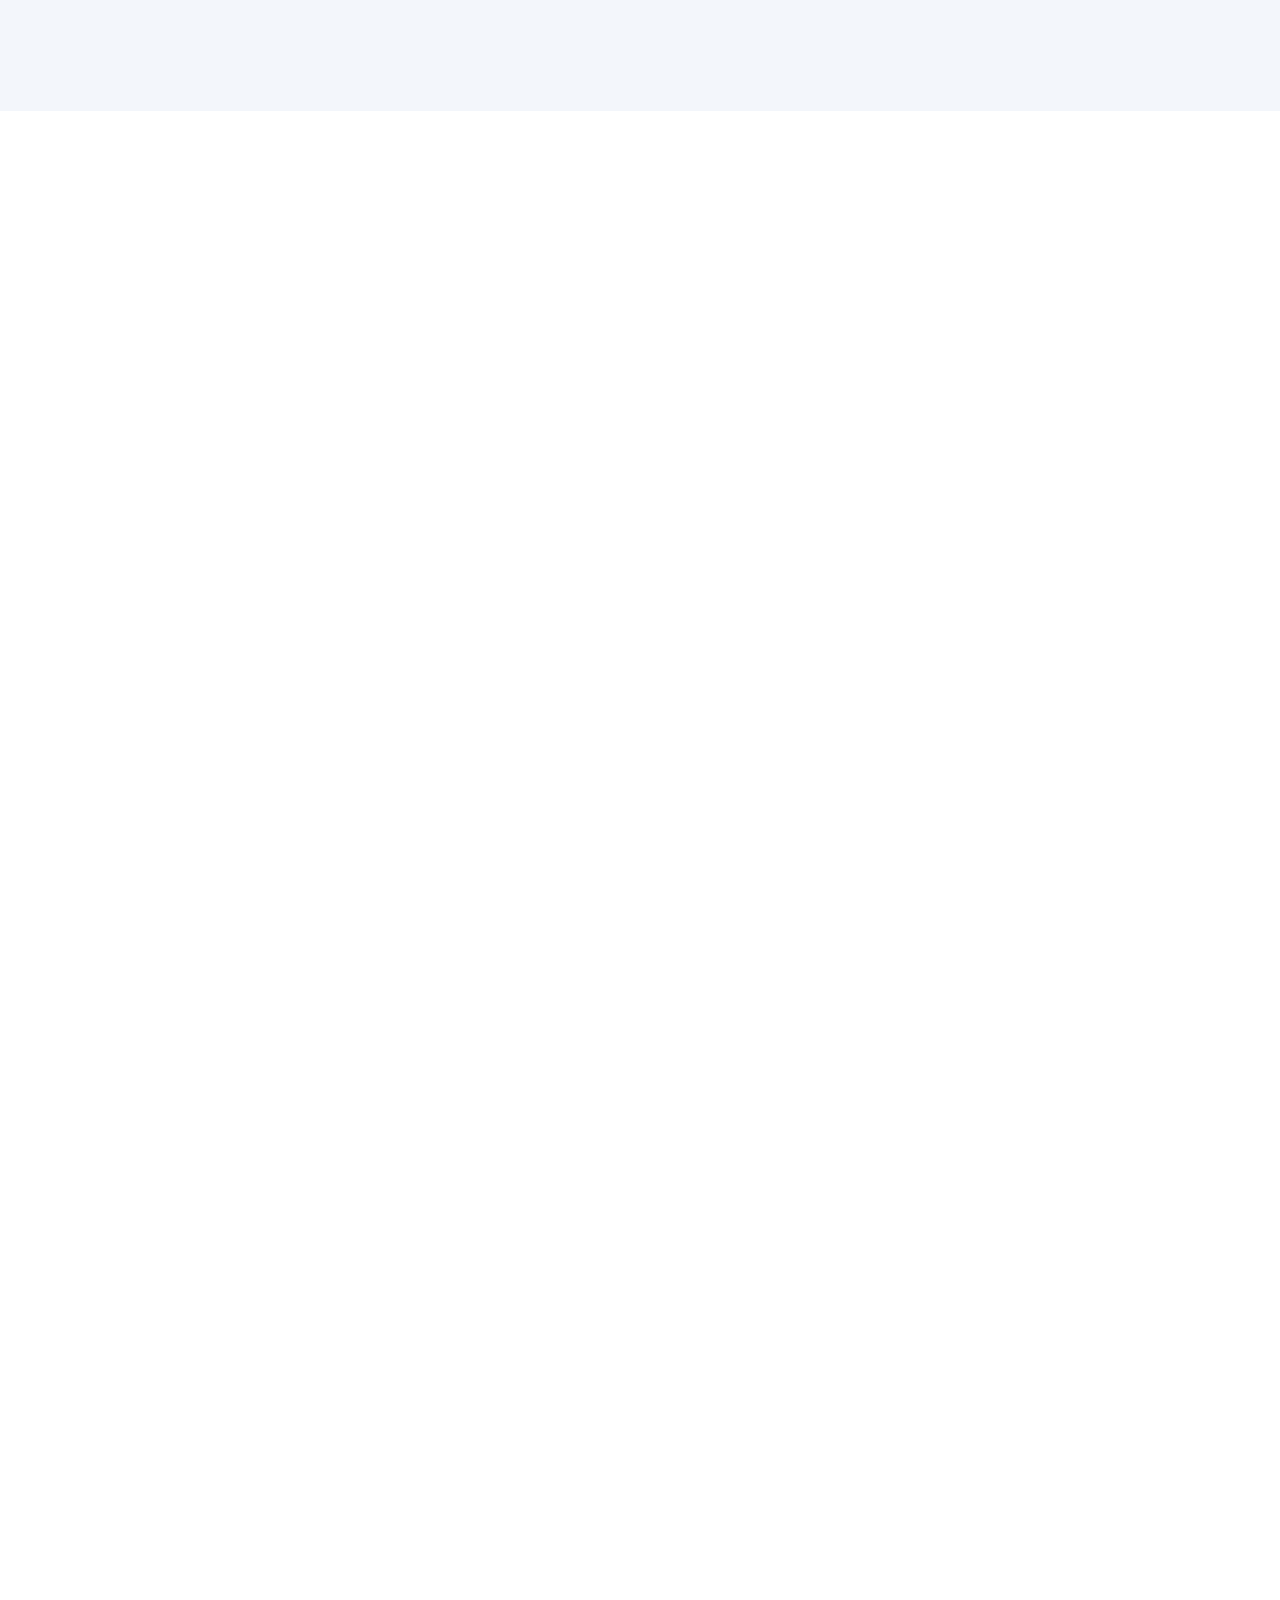
<file: services/websites/index.html>
<!doctype html>
<html lang="en-GB">
<head>
<meta charset="utf-8">
<meta name="viewport" content="width=device-width, initial-scale=1">
<title>Small Business Website Design &amp; Development · Dilip Kashyap</title>
<meta name="description" content="New websites and redesigns for small businesses: fast on phones, clear about what you do, with quote and booking forms people actually finish. Fixed quotes.">
<link rel="canonical" href="https://dilipk15.github.io/services/websites/">
<meta name="author" content="Dilip Kashyap">
<meta name="theme-color" content="#0b1220">
<meta property="og:type" content="website">
<meta property="og:site_name" content="Dilip Kashyap">
<meta property="og:title" content="Small Business Website Design &amp; Development · Dilip Kashyap">
<meta property="og:description" content="New websites and redesigns for small businesses: fast on phones, clear about what you do, with quote and booking forms people actually finish. Fixed quotes.">
<meta property="og:url" content="https://dilipk15.github.io/services/websites/">
<meta property="og:image" content="https://dilipk15.github.io/assets/img/og.png">
<meta property="og:image:width" content="1200">
<meta property="og:image:height" content="630">
<meta property="og:locale" content="en_GB">
<meta name="twitter:card" content="summary_large_image">
<meta name="twitter:title" content="Small Business Website Design &amp; Development · Dilip Kashyap">
<meta name="twitter:description" content="New websites and redesigns for small businesses: fast on phones, clear about what you do, with quote and booking forms people actually finish. Fixed quotes.">
<meta name="twitter:image" content="https://dilipk15.github.io/assets/img/og.png">
<link rel="icon" href="/favicon.svg" type="image/svg+xml">
<script>document.documentElement.classList.add('js')</script>
<link rel="preload" href="/assets/fonts/inter-latin.woff2" as="font" type="font/woff2" crossorigin>
<link rel="preload" href="/assets/fonts/jakarta-latin.woff2" as="font" type="font/woff2" crossorigin>
<link rel="stylesheet" href="/assets/css/styles.css">
<link rel="alternate" type="text/plain" href="/llms.txt" title="Site summary for AI assistants">
<script type="application/ld+json">{"@context":"https://schema.org","@graph":[{"@type":"WebSite","@id":"https://dilipk15.github.io/#website","url":"https://dilipk15.github.io/","name":"Dilip Kashyap","description":"Dilip Kashyap is a software developer based in India, with 9 years of experience. He builds business automation (including Google Workspace and Apps Script), websites and custom web applications for small businesses in the UK, US, Canada, Australia and New Zealand. Projects are quoted at a fixed price, and clients own all code and data.","inLanguage":"en-GB","publisher":{"@id":"https://dilipk15.github.io/#business"}},{"@type":"Person","@id":"https://dilipk15.github.io/#person","name":"Dilip Kashyap","jobTitle":"Automation and full stack developer for small businesses","url":"https://dilipk15.github.io/about/","email":"mailto:dilipkashyap.sd@gmail.com","address":{"@type":"PostalAddress","addressCountry":"IN"},"sameAs":["https://www.linkedin.com/in/dilipkashyapofficial/","https://dilipkashyap15.medium.com/","https://github.com/dilipk15"],"knowsAbout":["Web development","Business process automation","Google Apps Script","Google Workspace","PHP","Laravel","JavaScript","MySQL","Custom web applications"]},{"@type":"ProfessionalService","@id":"https://dilipk15.github.io/#business","name":"Dilip Kashyap: Automation, Websites & Web Apps","url":"https://dilipk15.github.io/","email":"dilipkashyap.sd@gmail.com","description":"Dilip Kashyap is a software developer based in India, with 9 years of experience. He builds business automation (including Google Workspace and Apps Script), websites and custom web applications for small businesses in the UK, US, Canada, Australia and New Zealand. Projects are quoted at a fixed price, and clients own all code and data.","founder":{"@id":"https://dilipk15.github.io/#person"},"address":{"@type":"PostalAddress","addressCountry":"IN"},"areaServed":[{"@type":"Country","name":"United Kingdom"},{"@type":"Country","name":"United States"},{"@type":"Country","name":"Canada"},{"@type":"Country","name":"Australia"},{"@type":"Country","name":"New Zealand"}],"sameAs":["https://www.linkedin.com/in/dilipkashyapofficial/","https://dilipkashyap15.medium.com/","https://github.com/dilipk15"],"hasOfferCatalog":{"@type":"OfferCatalog","name":"Services","itemListElement":[{"@type":"Offer","itemOffered":{"@type":"Service","name":"Business Automation","url":"https://dilipk15.github.io/services/automation/"}},{"@type":"Offer","itemOffered":{"@type":"Service","name":"Websites","url":"https://dilipk15.github.io/services/websites/"}},{"@type":"Offer","itemOffered":{"@type":"Service","name":"Custom Web Applications","url":"https://dilipk15.github.io/services/web-applications/"}}]}},{"@type":"WebPage","@id":"https://dilipk15.github.io/services/websites/#webpage","url":"https://dilipk15.github.io/services/websites/","name":"Small Business Website Design & Development · Dilip Kashyap","description":"New websites and redesigns for small businesses: fast on phones, clear about what you do, with quote and booking forms people actually finish. Fixed quotes.","isPartOf":{"@id":"https://dilipk15.github.io/#website"},"about":{"@id":"https://dilipk15.github.io/#business"},"breadcrumb":{"@id":"https://dilipk15.github.io/services/websites/#breadcrumb"}},{"@type":"BreadcrumbList","@id":"https://dilipk15.github.io/services/websites/#breadcrumb","itemListElement":[{"@type":"ListItem","position":1,"name":"Home","item":"https://dilipk15.github.io/"},{"@type":"ListItem","position":2,"name":"Services","item":"https://dilipk15.github.io/services/"},{"@type":"ListItem","position":3,"name":"Websites","item":"https://dilipk15.github.io/services/websites/"}]},{"@type":"Service","@id":"https://dilipk15.github.io/services/websites/#service","name":"Websites","serviceType":"Websites","description":"New websites and redesigns for small businesses: fast on phones, clear about what you do, with quote and booking forms people actually finish. Fixed quotes.","url":"https://dilipk15.github.io/services/websites/","provider":{"@id":"https://dilipk15.github.io/#business"},"areaServed":[{"@type":"Country","name":"United Kingdom"},{"@type":"Country","name":"United States"},{"@type":"Country","name":"Canada"},{"@type":"Country","name":"Australia"},{"@type":"Country","name":"New Zealand"}],"hasOfferCatalog":{"@type":"OfferCatalog","name":"Websites services","itemListElement":[{"@type":"Offer","itemOffered":{"@type":"Service","name":"New websites and redesigns of dated sites"}},{"@type":"Offer","itemOffered":{"@type":"Service","name":"Quote-request and booking forms people actually finish"}},{"@type":"Offer","itemOffered":{"@type":"Service","name":"Service and location pages written for Google search"}},{"@type":"Offer","itemOffered":{"@type":"Service","name":"Google Business Profile, Search Console and analytics setup"}},{"@type":"Offer","itemOffered":{"@type":"Service","name":"Speed, security, mobile and accessibility fixes on existing sites"}}]}},{"@type":"FAQPage","@id":"https://dilipk15.github.io/services/websites/#faq","mainEntity":[{"@type":"Question","name":"How long does a website take?","acceptedAnswer":{"@type":"Answer","text":"Most small business websites take 2 to 4 weeks, depending on the number of pages and how quickly content is ready. You get a timeline in the quote."}},{"@type":"Question","name":"Do I need to write all the text myself?","acceptedAnswer":{"@type":"Answer","text":"No. You tell me about your business, your services and your customers, and I structure and write the pages with you. You approve everything before it goes live."}},{"@type":"Question","name":"Can you redesign my current site and keep my domain?","acceptedAnswer":{"@type":"Answer","text":"Yes. Your domain, email and existing Google presence stay as they are. I make sure old page addresses redirect properly so you don't lose search traffic."}},{"@type":"Question","name":"Will my website show up on Google?","acceptedAnswer":{"@type":"Answer","text":"Every site is built with the search basics done properly: page titles, descriptions, speed, mobile layout and a sitemap. Rankings take time and nobody can honestly guarantee a position, but a well-built site gives you the best starting point."}},{"@type":"Question","name":"What will it cost to run each month?","acceptedAnswer":{"@type":"Answer","text":"Often very little. Many small business sites can be hosted for free or a few pounds a month, plus around £10 a year for the domain. I'll explain the options before you decide."}}]}]}</script>
</head>
<body>

<a class="skip-link" href="#main">Skip to content</a>
<div class="topbar">
  <div class="wrap topbar-inner">
    <ul class="topbar-info">
      <li><a href="mailto:dilipkashyap.sd@gmail.com"><svg class="icon-sm" viewBox="0 0 24 24" fill="none" stroke="currentColor" stroke-width="1.8" stroke-linecap="round" stroke-linejoin="round" aria-hidden="true"><rect x="3" y="5" width="18" height="14" rx="2"/><path d="m3 7 9 6 9-6"/></svg> dilipkashyap.sd@gmail.com</a></li>
    </ul>
    <div class="topbar-social">
      <a class="" href="https://www.linkedin.com/in/dilipkashyapofficial/" target="_blank" rel="noopener" aria-label="LinkedIn (opens in a new tab)"><svg class="icon-sm brand-icon" viewBox="0 0 24 24" fill="none" stroke="currentColor" stroke-width="1.8" stroke-linecap="round" stroke-linejoin="round" aria-hidden="true"><path d="M4.98 3.5a2.5 2.5 0 1 1 0 5 2.5 2.5 0 0 1 0-5M3 9h4v12H3zM9 9h3.8v1.7h.05c.53-.95 1.83-1.95 3.77-1.95C20.5 8.75 21 11.2 21 14.1V21h-4v-6.1c0-1.45-.03-3.32-2.05-3.32-2.05 0-2.37 1.58-2.37 3.21V21H9z"/></svg></a>
      <a class="" href="https://github.com/dilipk15" target="_blank" rel="noopener" aria-label="GitHub (opens in a new tab)"><svg class="icon-sm brand-icon" viewBox="0 0 24 24" fill="none" stroke="currentColor" stroke-width="1.8" stroke-linecap="round" stroke-linejoin="round" aria-hidden="true"><path d="M12 2a10 10 0 0 0-3.16 19.49c.5.09.68-.22.68-.48l-.01-1.7c-2.78.6-3.37-1.34-3.37-1.34-.45-1.16-1.11-1.47-1.11-1.47-.91-.62.07-.61.07-.61 1 .07 1.53 1.03 1.53 1.03.9 1.53 2.36 1.09 2.94.83.09-.65.35-1.09.63-1.34-2.22-.25-4.56-1.11-4.56-4.95 0-1.09.39-1.99 1.03-2.69-.1-.25-.45-1.27.1-2.65 0 0 .84-.27 2.75 1.03a9.5 9.5 0 0 1 5 0c1.91-1.3 2.75-1.03 2.75-1.03.55 1.38.2 2.4.1 2.65.64.7 1.03 1.6 1.03 2.69 0 3.85-2.34 4.7-4.57 4.94.36.31.68.92.68 1.85l-.01 2.75c0 .27.18.58.69.48A10 10 0 0 0 12 2"/></svg></a>
      <a class="" href="https://dilipkashyap15.medium.com/" target="_blank" rel="noopener" aria-label="Medium (opens in a new tab)"><svg class="icon-sm brand-icon" viewBox="0 0 24 24" fill="none" stroke="currentColor" stroke-width="1.8" stroke-linecap="round" stroke-linejoin="round" aria-hidden="true"><path d="M2.5 12a5.5 5.5 0 1 1 11 0 5.5 5.5 0 0 1-11 0M15.1 12c0-2.9 1.2-5.2 2.7-5.2s2.7 2.3 2.7 5.2-1.2 5.2-2.7 5.2-2.7-2.3-2.7-5.2M21.4 12c0-2.6.43-4.7.96-4.7s.96 2.1.96 4.7-.43 4.7-.96 4.7-.96-2.1-.96-4.7"/></svg></a></div>
  </div>
</div>
<header class="site-header">
  <div class="wrap header-inner">
    <a class="brand" href="/"><span class="brand-mark" aria-hidden="true">DK</span><span class="brand-text">Dilip Kashyap<small>Automation · Websites · Web Apps</small></span></a>
    <button type="button" class="menu-toggle" aria-expanded="false" aria-controls="site-nav">
      <span class="menu-icon" aria-hidden="true"></span><span class="visually-hidden">Menu</span>
    </button>
    <nav id="site-nav" class="site-nav" aria-label="Main">
      <ul class="nav-list">
        <li><a href="/">Home</a></li>
        <li class="has-sub">
          <a href="/services/" aria-current="page">Services</a>
          <button type="button" class="sub-toggle" aria-expanded="false" aria-controls="sub-services"><span class="visually-hidden">Show services</span><svg class="icon-xs" viewBox="0 0 24 24" fill="none" stroke="currentColor" stroke-width="1.8" stroke-linecap="round" stroke-linejoin="round" aria-hidden="true"><path d="m6 9 6 6 6-6"/></svg></button>
          <ul class="sub-menu" id="sub-services">
            <li><a href="/services/automation/">Business Automation</a></li><li><a href="/services/websites/" aria-current="page">Websites</a></li><li><a href="/services/web-applications/">Custom Web Applications</a></li>
          </ul>
        </li>
        <li><a href="/#work">Work</a></li>
        <li><a href="/about/">About</a></li>
        <li><a href="/contact/">Contact</a></li>
        <li class="nav-cta"><a class="btn btn-primary btn-small" href="/contact/">Quick Connect <svg class="icon-xs" viewBox="0 0 24 24" fill="none" stroke="currentColor" stroke-width="1.8" stroke-linecap="round" stroke-linejoin="round" aria-hidden="true"><path d="M7 17 17 7M8 7h9v9"/></svg></a></li>
      </ul>
    </nav>
  </div>
</header>
<main id="main">


<header class="page-banner">
  <div class="banner-photo" aria-hidden="true"><img class="cover" src="/assets/img/stock/hero-laptop-1200.webp" srcset="/assets/img/stock/hero-laptop-360.webp 360w, /assets/img/stock/hero-laptop-640.webp 640w, /assets/img/stock/hero-laptop-1200.webp 1200w" sizes="100vw" width="1200" height="789" alt="" fetchpriority="high"></div>
  <div class="wrap">
    
<nav class="breadcrumbs" aria-label="Breadcrumb">
  <ol>
    <li><a href="/">Home</a></li><li><a href="/services/">Services</a></li><li aria-current="page">Websites</li>
  </ol>
</nav>
    <h1>Websites that bring in enquiries</h1>
    <p class="lead">Fast, clear and easy to contact you from, especially on a phone. Built for small businesses that need their website to do real work.</p>
    <div class="actions"><a class="btn btn-primary" href="/contact/">Quick Connect <svg class="icon-sm" viewBox="0 0 24 24" fill="none" stroke="currentColor" stroke-width="1.8" stroke-linecap="round" stroke-linejoin="round" aria-hidden="true"><path d="M7 17 17 7M8 7h9v9"/></svg></a><a class="btn btn-ghost-light" href="#examples">See examples</a></div>
  </div>
</header>
<section class="section">
  <div class="wrap about-grid">
    <div class="svc-feature-photo framed-left"><img class="" src="/assets/img/stock/svc-websites-1200.webp" srcset="/assets/img/stock/svc-websites-360.webp 360w, /assets/img/stock/svc-websites-640.webp 640w, /assets/img/stock/svc-websites-1200.webp 1200w" sizes="(max-width: 960px) 100vw, 50vw" width="1200" height="675" alt="" loading="lazy" decoding="async"></div>
    <div>
      <p class="eyebrow">Websites</p>
      <h2 class="section-title">Sound familiar?</h2>
      <ul class="problem-list">
        <li><svg class="icon-sm" viewBox="0 0 24 24" fill="none" stroke="currentColor" stroke-width="1.8" stroke-linecap="round" stroke-linejoin="round" aria-hidden="true"><circle cx="12" cy="12" r="9"/><path d="m9 9 6 6M15 9l-6 6"/></svg>Your website looks dated, or breaks on a phone</li><li><svg class="icon-sm" viewBox="0 0 24 24" fill="none" stroke="currentColor" stroke-width="1.8" stroke-linecap="round" stroke-linejoin="round" aria-hidden="true"><circle cx="12" cy="12" r="9"/><path d="m9 9 6 6M15 9l-6 6"/></svg>People visit but rarely get in touch</li><li><svg class="icon-sm" viewBox="0 0 24 24" fill="none" stroke="currentColor" stroke-width="1.8" stroke-linecap="round" stroke-linejoin="round" aria-hidden="true"><circle cx="12" cy="12" r="9"/><path d="m9 9 6 6M15 9l-6 6"/></svg>The quote or booking form is long, and people give up halfway</li><li><svg class="icon-sm" viewBox="0 0 24 24" fill="none" stroke="currentColor" stroke-width="1.8" stroke-linecap="round" stroke-linejoin="round" aria-hidden="true"><circle cx="12" cy="12" r="9"/><path d="m9 9 6 6M15 9l-6 6"/></svg>You don't show up when locals search for what you do</li>
      </ul>
      <p class="fit cat-website"><strong>Good fit if</strong> your site is old, slow on phones, or rarely brings in enquiries.</p>
    </div>
  </div>
</section>
<section class="section tinted">
  <div class="wrap split">
    <div>
      <p class="eyebrow">What's included</p>
      <h2 class="section-title">Everything you need, nothing you don't</h2>
      <p class="section-lead">Every project is scoped to your business. These are the most common pieces.</p>
    </div>
    <div class="panel">
      <ul class="tick-list">
        <li><svg class="icon-sm" viewBox="0 0 24 24" fill="none" stroke="currentColor" stroke-width="1.8" stroke-linecap="round" stroke-linejoin="round" aria-hidden="true"><circle cx="12" cy="12" r="9"/><path d="m8 12.5 2.5 2.5L16 9.5"/></svg> New websites and redesigns of dated sites</li><li><svg class="icon-sm" viewBox="0 0 24 24" fill="none" stroke="currentColor" stroke-width="1.8" stroke-linecap="round" stroke-linejoin="round" aria-hidden="true"><circle cx="12" cy="12" r="9"/><path d="m8 12.5 2.5 2.5L16 9.5"/></svg> Quote-request and booking forms people actually finish</li><li><svg class="icon-sm" viewBox="0 0 24 24" fill="none" stroke="currentColor" stroke-width="1.8" stroke-linecap="round" stroke-linejoin="round" aria-hidden="true"><circle cx="12" cy="12" r="9"/><path d="m8 12.5 2.5 2.5L16 9.5"/></svg> Service and location pages written for Google search</li><li><svg class="icon-sm" viewBox="0 0 24 24" fill="none" stroke="currentColor" stroke-width="1.8" stroke-linecap="round" stroke-linejoin="round" aria-hidden="true"><circle cx="12" cy="12" r="9"/><path d="m8 12.5 2.5 2.5L16 9.5"/></svg> Google Business Profile, Search Console and analytics setup</li><li><svg class="icon-sm" viewBox="0 0 24 24" fill="none" stroke="currentColor" stroke-width="1.8" stroke-linecap="round" stroke-linejoin="round" aria-hidden="true"><circle cx="12" cy="12" r="9"/><path d="m8 12.5 2.5 2.5L16 9.5"/></svg> Speed, security, mobile and accessibility fixes on existing sites</li>
      </ul>
      <h3 class="panel-subtitle">Tools &amp; technology</h3>
      <ul class="chips chips-lg"><li>HTML, CSS and JavaScript</li><li>WordPress when you need to edit content often</li><li>Fast, low-cost hosting</li><li>Google Search Console and analytics</li></ul>
    </div>
  </div>
</section>
<section class="section" id="examples">
  <div class="wrap">
    <div class="head-center"><p class="eyebrow center">Examples</p><h2 class="section-title">What this looks like in practice</h2></div>
    
<div class="usecase-grid">
  
  <div class="usecase">
    <span class="tag">Website</span>
    <p class="before"><span class="label">Before</span>The quote form asks for everything up front, and most people give up on their phone.</p>
    <p class="after"><span class="label">After</span>A short, step-by-step form that gets the key details first and the rest later.</p>
  </div>
  <div class="usecase">
    <span class="tag">Website</span>
    <p class="before"><span class="label">Before</span>The site was built years ago and nobody can update it without paying someone.</p>
    <p class="after"><span class="label">After</span>A clean new site you can update yourself, with the pages that matter most for enquiries.</p>
  </div>
  <div class="usecase">
    <span class="tag">Website</span>
    <p class="before"><span class="label">Before</span>Customers keep phoning to ask the same questions.</p>
    <p class="after"><span class="label">After</span>Clear service pages and an FAQ that answer them before they pick up the phone.</p>
  </div>
</div>
  </div>
</section>

<section class="section tinted">
  <div class="wrap">
    <div class="head-split">
      <div><p class="eyebrow">Related work</p><h2 class="section-title">Things I've built</h2></div>
      <a class="btn btn-outline" href="/#work">See all projects <svg class="icon-sm" viewBox="0 0 24 24" fill="none" stroke="currentColor" stroke-width="1.8" stroke-linecap="round" stroke-linejoin="round" aria-hidden="true"><path d="M7 17 17 7M8 7h9v9"/></svg></a>
    </div>
    
  
  <div class="work-grid">
    
<article class="work-card cat-website" data-category="website">
  <div class="work-cover" aria-hidden="true">
    <span class="cover-grid"></span>
    <span class="cover-icon"><svg class="icon" viewBox="0 0 24 24" fill="none" stroke="currentColor" stroke-width="1.8" stroke-linecap="round" stroke-linejoin="round" aria-hidden="true"><circle cx="11" cy="11" r="7"/><path d="m20 20-3.5-3.5"/></svg></span>
    <span class="cover-tag">Website</span>
  </div>
  <div class="work-body">
    <p class="work-label">Live website</p>
    <h3 class="work-title">AI Automation Tools Directory</h3>
    <p class="work-summary">A curated, searchable directory of AI automation tools with category filters, built as a fast static site with no framework.</p>
    
    <ul class="chips" aria-label="Technology used"><li>HTML</li><li>CSS</li><li>JavaScript</li><li>GitHub Pages</li></ul>
    
    <div class="work-links">
      <a href="https://dilipk15.github.io/aitools/" target="_blank" rel="noopener"><svg class="icon-sm" viewBox="0 0 24 24" fill="none" stroke="currentColor" stroke-width="1.8" stroke-linecap="round" stroke-linejoin="round" aria-hidden="true"><path d="M14 4h6v6M20 4l-9 9"/><path d="M18 14v5a1 1 0 0 1-1 1H5a1 1 0 0 1-1-1V7a1 1 0 0 1 1-1h5"/></svg>Live site<span class="visually-hidden"> for AI Automation Tools Directory (opens in a new tab)</span></a><a href="https://github.com/dilipk15/aitools" target="_blank" rel="noopener"><svg class="icon-sm" viewBox="0 0 24 24" fill="none" stroke="currentColor" stroke-width="1.8" stroke-linecap="round" stroke-linejoin="round" aria-hidden="true"><path d="M9 19c-4.3 1.4-4.3-2.5-6-3m12 5v-3.5c0-1 .1-1.4-.5-2 2.8-.3 5.5-1.4 5.5-6a4.6 4.6 0 0 0-1.3-3.2 4.2 4.2 0 0 0-.1-3.2s-1.1-.3-3.5 1.3a12.3 12.3 0 0 0-6.2 0C6.5 2.8 5.4 3.1 5.4 3.1a4.2 4.2 0 0 0-.1 3.2A4.6 4.6 0 0 0 4 9.5c0 4.6 2.7 5.7 5.5 6-.6.6-.6 1.2-.5 2V21"/></svg>GitHub<span class="visually-hidden"> for AI Automation Tools Directory (opens in a new tab)</span></a>
    </div>
  </div>
</article>
<article class="work-card cat-website" data-category="website">
  <div class="work-cover" aria-hidden="true">
    <span class="cover-grid"></span>
    <span class="cover-icon"><svg class="icon" viewBox="0 0 24 24" fill="none" stroke="currentColor" stroke-width="1.8" stroke-linecap="round" stroke-linejoin="round" aria-hidden="true"><rect x="3" y="4" width="18" height="13" rx="2"/><path d="M3 8h18M8 21h8M12 17v4"/></svg></span>
    <span class="cover-tag">Website</span>
  </div>
  <div class="work-body">
    <p class="work-label">Personal project</p>
    <h3 class="work-title">This Website</h3>
    <p class="work-summary">A fast business website with structured data for search engines and AI assistants, scoring 99 to 100 on Lighthouse.</p>
    
    <ul class="chips" aria-label="Technology used"><li>HTML</li><li>CSS</li><li>JavaScript</li><li>GitHub Pages</li></ul>
    
  </div>
</article>
  </div>
  </div>
</section>
<section class="section dotted">
  <div class="wrap">
    <div class="head-center"><p class="eyebrow center">Working process</p><h2 class="section-title">From first call to handover</h2></div>
    
<ol class="process">
  
  <li class="process-card">
    <span class="process-num" aria-hidden="true">01</span>
    <span class="process-icon"><svg class="icon" viewBox="0 0 24 24" fill="none" stroke="currentColor" stroke-width="1.8" stroke-linecap="round" stroke-linejoin="round" aria-hidden="true"><path d="M21 12a8 8 0 0 1-11.6 7.1L4 20l1-4.6A8 8 0 1 1 21 12z"/><path d="M8.5 12h.01M12 12h.01M15.5 12h.01"/></svg></span>
    <h3>Short call</h3>
    <p>A 20 to 30 minute video call about your business and the problem. No cost, no obligation.</p>
  </li>
  <li class="process-card">
    <span class="process-num" aria-hidden="true">02</span>
    <span class="process-icon"><svg class="icon" viewBox="0 0 24 24" fill="none" stroke="currentColor" stroke-width="1.8" stroke-linecap="round" stroke-linejoin="round" aria-hidden="true"><path d="M3 12V4a1 1 0 0 1 1-1h8l9 9-9 9z"/><circle cx="8" cy="8" r="1.5"/></svg></span>
    <h3>Fixed quote</h3>
    <p>Within 2 working days you get a written scope, timeline and fixed price. No hourly surprises.</p>
  </li>
  <li class="process-card">
    <span class="process-num" aria-hidden="true">03</span>
    <span class="process-icon"><svg class="icon" viewBox="0 0 24 24" fill="none" stroke="currentColor" stroke-width="1.8" stroke-linecap="round" stroke-linejoin="round" aria-hidden="true"><path d="M14.7 6.3a4 4 0 0 0-5.4 5.4L3 18l3 3 6.3-6.3a4 4 0 0 0 5.4-5.4l-2.5 2.5-2.4-.6-.6-2.4z"/></svg></span>
    <h3>Build</h3>
    <p>50% to start. You see progress along the way and can give feedback before anything is final.</p>
  </li>
  <li class="process-card">
    <span class="process-num" aria-hidden="true">04</span>
    <span class="process-icon"><svg class="icon" viewBox="0 0 24 24" fill="none" stroke="currentColor" stroke-width="1.8" stroke-linecap="round" stroke-linejoin="round" aria-hidden="true"><path d="M5 15c-1.5 1-2 4-2 6 2 0 5-.5 6-2M9 13l2 2M14.5 4.5c3-1.5 5.5-1.5 5.5-1.5s0 2.5-1.5 5.5L13 14l-3-3z"/><circle cx="15.5" cy="8.5" r="1.3"/></svg></span>
    <h3>Handover</h3>
    <p>The remaining 50% on completion. You get everything, a simple guide, and 30 days of free fixes.</p>
  </li>
</ol>
  </div>
</section>
<section class="section">
  <div class="wrap faq-layout">
    <div>
      <p class="eyebrow">FAQ</p>
      <h2 class="section-title">Questions about websites</h2>
    </div>
    
  <div class="faq-list">
    
    <details>
      <summary>How long does a website take?</summary>
      <p>Most small business websites take 2 to 4 weeks, depending on the number of pages and how quickly content is ready. You get a timeline in the quote.</p>
    </details>
    <details>
      <summary>Do I need to write all the text myself?</summary>
      <p>No. You tell me about your business, your services and your customers, and I structure and write the pages with you. You approve everything before it goes live.</p>
    </details>
    <details>
      <summary>Can you redesign my current site and keep my domain?</summary>
      <p>Yes. Your domain, email and existing Google presence stay as they are. I make sure old page addresses redirect properly so you don't lose search traffic.</p>
    </details>
    <details>
      <summary>Will my website show up on Google?</summary>
      <p>Every site is built with the search basics done properly: page titles, descriptions, speed, mobile layout and a sitemap. Rankings take time and nobody can honestly guarantee a position, but a well-built site gives you the best starting point.</p>
    </details>
    <details>
      <summary>What will it cost to run each month?</summary>
      <p>Often very little. Many small business sites can be hosted for free or a few pounds a month, plus around £10 a year for the domain. I'll explain the options before you decide.</p>
    </details>
  </div>
  </div>
</section>

<section class="cta-strip">
  <div class="wrap">
    <div class="cta-inner">
      <div class="cta-mark" aria-hidden="true"><svg class="icon" viewBox="0 0 24 24" fill="none" stroke="currentColor" stroke-width="1.8" stroke-linecap="round" stroke-linejoin="round" aria-hidden="true"><path d="M12 3v4M12 17v4M3 12h4M17 12h4M6 6l2.5 2.5M15.5 15.5 18 18M6 18l2.5-2.5M15.5 8.5 18 6"/></svg></div>
      <div class="cta-text">
        <h2>Have a process that eats up your week?</h2>
        <p>Tell me about it. I reply within one working day, and the first call is free.</p>
      </div>
      <a class="btn btn-primary" href="/contact/">Quick Connect <svg class="icon-sm" viewBox="0 0 24 24" fill="none" stroke="currentColor" stroke-width="1.8" stroke-linecap="round" stroke-linejoin="round" aria-hidden="true"><path d="M7 17 17 7M8 7h9v9"/></svg></a>
    </div>
  </div>
</section>
</main>

<footer class="site-footer">
  <div class="wrap">
    <div class="footer-top">
      <a class="footer-brand" href="/"><span class="brand-mark" aria-hidden="true">DK</span><span>Dilip Kashyap<small>Automation · Websites · Web Apps</small></span></a>
      <p class="footer-pitch">You run the business. I&rsquo;ll automate the rest.</p>
      <a class="btn btn-primary" href="mailto:dilipkashyap.sd@gmail.com?subject=Project%20enquiry"><svg class="icon-sm" viewBox="0 0 24 24" fill="none" stroke="currentColor" stroke-width="1.8" stroke-linecap="round" stroke-linejoin="round" aria-hidden="true"><rect x="3" y="5" width="18" height="14" rx="2"/><path d="m3 7 9 6 9-6"/></svg> Email me</a>
    </div>
    <div class="footer-grid">
      <div>
        <h2 class="footer-title">About</h2>
        <p>I build business automation, websites and custom web applications for small businesses in the UK, US, Canada, Australia and New Zealand.</p>
        <div class="footer-social">
          <a href="https://www.linkedin.com/in/dilipkashyapofficial/" target="_blank" rel="noopener" aria-label="LinkedIn (opens in a new tab)"><svg class="icon-sm brand-icon" viewBox="0 0 24 24" fill="none" stroke="currentColor" stroke-width="1.8" stroke-linecap="round" stroke-linejoin="round" aria-hidden="true"><path d="M4.98 3.5a2.5 2.5 0 1 1 0 5 2.5 2.5 0 0 1 0-5M3 9h4v12H3zM9 9h3.8v1.7h.05c.53-.95 1.83-1.95 3.77-1.95C20.5 8.75 21 11.2 21 14.1V21h-4v-6.1c0-1.45-.03-3.32-2.05-3.32-2.05 0-2.37 1.58-2.37 3.21V21H9z"/></svg></a>
          <a href="https://github.com/dilipk15" target="_blank" rel="noopener" aria-label="GitHub (opens in a new tab)"><svg class="icon-sm brand-icon" viewBox="0 0 24 24" fill="none" stroke="currentColor" stroke-width="1.8" stroke-linecap="round" stroke-linejoin="round" aria-hidden="true"><path d="M12 2a10 10 0 0 0-3.16 19.49c.5.09.68-.22.68-.48l-.01-1.7c-2.78.6-3.37-1.34-3.37-1.34-.45-1.16-1.11-1.47-1.11-1.47-.91-.62.07-.61.07-.61 1 .07 1.53 1.03 1.53 1.03.9 1.53 2.36 1.09 2.94.83.09-.65.35-1.09.63-1.34-2.22-.25-4.56-1.11-4.56-4.95 0-1.09.39-1.99 1.03-2.69-.1-.25-.45-1.27.1-2.65 0 0 .84-.27 2.75 1.03a9.5 9.5 0 0 1 5 0c1.91-1.3 2.75-1.03 2.75-1.03.55 1.38.2 2.4.1 2.65.64.7 1.03 1.6 1.03 2.69 0 3.85-2.34 4.7-4.57 4.94.36.31.68.92.68 1.85l-.01 2.75c0 .27.18.58.69.48A10 10 0 0 0 12 2"/></svg></a>
          <a href="https://dilipkashyap15.medium.com/" target="_blank" rel="noopener" aria-label="Medium (opens in a new tab)"><svg class="icon-sm brand-icon" viewBox="0 0 24 24" fill="none" stroke="currentColor" stroke-width="1.8" stroke-linecap="round" stroke-linejoin="round" aria-hidden="true"><path d="M2.5 12a5.5 5.5 0 1 1 11 0 5.5 5.5 0 0 1-11 0M15.1 12c0-2.9 1.2-5.2 2.7-5.2s2.7 2.3 2.7 5.2-1.2 5.2-2.7 5.2-2.7-2.3-2.7-5.2M21.4 12c0-2.6.43-4.7.96-4.7s.96 2.1.96 4.7-.43 4.7-.96 4.7-.96-2.1-.96-4.7"/></svg></a>
        </div>
      </div>
      <div>
        <h2 class="footer-title">Services</h2>
        <ul class="footer-links"><li><a href="/services/automation/"><svg class="icon-xs" viewBox="0 0 24 24" fill="none" stroke="currentColor" stroke-width="1.8" stroke-linecap="round" stroke-linejoin="round" aria-hidden="true"><path d="M5 12h14M13 6l6 6-6 6"/></svg> Business Automation</a></li><li><a href="/services/websites/"><svg class="icon-xs" viewBox="0 0 24 24" fill="none" stroke="currentColor" stroke-width="1.8" stroke-linecap="round" stroke-linejoin="round" aria-hidden="true"><path d="M5 12h14M13 6l6 6-6 6"/></svg> Websites</a></li><li><a href="/services/web-applications/"><svg class="icon-xs" viewBox="0 0 24 24" fill="none" stroke="currentColor" stroke-width="1.8" stroke-linecap="round" stroke-linejoin="round" aria-hidden="true"><path d="M5 12h14M13 6l6 6-6 6"/></svg> Custom Web Applications</a></li></ul>
      </div>
      <div>
        <h2 class="footer-title">Explore</h2>
        <ul class="footer-links">
          <li><a href="/#work"><svg class="icon-xs" viewBox="0 0 24 24" fill="none" stroke="currentColor" stroke-width="1.8" stroke-linecap="round" stroke-linejoin="round" aria-hidden="true"><path d="M5 12h14M13 6l6 6-6 6"/></svg> Work</a></li>
          <li><a href="/about/"><svg class="icon-xs" viewBox="0 0 24 24" fill="none" stroke="currentColor" stroke-width="1.8" stroke-linecap="round" stroke-linejoin="round" aria-hidden="true"><path d="M5 12h14M13 6l6 6-6 6"/></svg> About</a></li>
          <li><a href="/contact/"><svg class="icon-xs" viewBox="0 0 24 24" fill="none" stroke="currentColor" stroke-width="1.8" stroke-linecap="round" stroke-linejoin="round" aria-hidden="true"><path d="M5 12h14M13 6l6 6-6 6"/></svg> Contact</a></li>
          <li><a href="/privacy/"><svg class="icon-xs" viewBox="0 0 24 24" fill="none" stroke="currentColor" stroke-width="1.8" stroke-linecap="round" stroke-linejoin="round" aria-hidden="true"><path d="M5 12h14M13 6l6 6-6 6"/></svg> Privacy</a></li>
        </ul>
      </div>
      <div>
        <h2 class="footer-title">Contact</h2>
        <ul class="footer-contact">
          <li><svg class="icon-sm" viewBox="0 0 24 24" fill="none" stroke="currentColor" stroke-width="1.8" stroke-linecap="round" stroke-linejoin="round" aria-hidden="true"><rect x="3" y="5" width="18" height="14" rx="2"/><path d="m3 7 9 6 9-6"/></svg><a href="mailto:dilipkashyap.sd@gmail.com">dilipkashyap.sd@gmail.com</a></li>
          <li><svg class="icon-sm" viewBox="0 0 24 24" fill="none" stroke="currentColor" stroke-width="1.8" stroke-linecap="round" stroke-linejoin="round" aria-hidden="true"><circle cx="12" cy="12" r="9"/><path d="M12 7v5l3 2"/></svg><span>Replies within 1 working day</span></li>
        </ul>
      </div>
    </div>
  </div>
  <div class="footer-bottom">
    <div class="wrap footer-bottom-inner">
      <p>© 2026 Dilip Kashyap. All rights reserved.</p>
      <p><a href="/privacy/">Privacy</a></p>
    </div>
  </div>
</footer>
<script src="/assets/js/site.js" defer></script>
</body>
</html>
</file>
<file: assets/css/styles.css>
@font-face{font-family: Inter;src: url("/assets/fonts/inter-latin.woff2") format("woff2");font-weight: 100 900;font-style: normal;font-display: swap}@font-face{font-family: "Plus Jakarta Sans";src: url("/assets/fonts/jakarta-latin.woff2") format("woff2");font-weight: 200 800;font-style: normal;font-display: swap}@font-face{font-family: "Inter Fallback";src: local("Arial");size-adjust: 107%;ascent-override: 90.5%;descent-override: 22.5%;line-gap-override: 0%}@font-face{font-family: "Jakarta Fallback";src: local("Arial");size-adjust: 104%;ascent-override: 96%;descent-override: 24%;line-gap-override: 0%}:root{--white: #ffffff;--tint: #f3f6fb;--ink: #0f1b3d;--text: #3a4560;--muted: #5d6781;--line: #e1e6ef;--line-strong: #cbd3e1;--blue: #2563eb;--blue-dark: #1d4ed8;--blue-soft: #e7efff;--navy: #0f1b3d;--navy-2: #16244d;--navy-line: rgba(255, 255, 255, .12);--on-navy: #eef2fa;--on-navy-muted: #b0bad0;--green: #059669;--green-soft: #e3f6ee;--green-ink: #047857;--violet: #7c3aed;--violet-soft: #f0e9fe;--violet-ink: #6d28d9;--red-ink: #b42318;--red-soft: #fdecea;--radius: 6px;--radius-lg: 12px;--maxw: 1200px;--shadow-sm: 0 2px 6px rgba(15, 27, 61, .06);--shadow: 0 16px 40px -18px rgba(15, 27, 61, .25);--ease: cubic-bezier(.2, .8, .2, 1);--heading: "Plus Jakarta Sans", "Jakarta Fallback", -apple-system, "Segoe UI", Roboto, Arial, sans-serif;--sans: Inter, "Inter Fallback", -apple-system, "Segoe UI", Roboto, Helvetica, Arial, sans-serif}*, *::before, *::after{box-sizing: border-box}*{margin: 0;padding: 0}html{scroll-behavior: smooth;scroll-padding-top: 96px;-webkit-text-size-adjust: 100%}body{font-family: var(--sans);font-size: 16.5px;line-height: 1.7;color: var(--text);background: var(--white);-webkit-font-smoothing: antialiased}img{max-width: 100%;height: auto;display: block}a{color: var(--blue);text-underline-offset: 3px}a:hover{color: var(--blue-dark)}h1, h2, h3{font-family: var(--heading);color: var(--ink);line-height: 1.2;letter-spacing: -.02em;font-weight: 700}ul, ol{list-style: none}button, input, select, textarea{font: inherit;color: inherit}:focus-visible{outline: 3px solid var(--blue);outline-offset: 3px}[hidden]{display: none !important}@media (prefers-reduced-motion: reduce){html{scroll-behavior: auto}*, *::before, *::after{transition: none !important;animation: none !important}}.wrap{max-width: var(--maxw);margin-inline: auto;padding-inline: 20px}.wrap.narrow{max-width: 800px}.visually-hidden{position: absolute !important;width: 1px;height: 1px;overflow: hidden;clip: rect(0 0 0 0);white-space: nowrap}.skip-link{position: absolute;left: 12px;top: -60px;background: var(--ink);color: #fff;padding: 10px 16px;z-index: 100}.skip-link:focus{top: 12px;color: #fff}.muted{color: var(--muted)}.small{font-size: 15px}.icon{width: 26px;height: 26px}.icon-sm{width: 18px;height: 18px;flex: none}.icon-xs{width: 14px;height: 14px;flex: none}.btn{display: inline-flex;align-items: center;justify-content: center;gap: 8px;min-height: 50px;padding: 12px 26px;border-radius: var(--radius);border: 1.5px solid transparent;font: 700 15px/1.2 var(--sans);letter-spacing: .02em;text-transform: uppercase;text-decoration: none;cursor: pointer;transition: background-color .2s, border-color .2s, color .2s, transform .2s var(--ease)}.btn .icon-sm, .btn .icon-xs{transition: transform .2s var(--ease)}.btn:hover .icon-sm, .btn:hover .icon-xs{transform: translate(2px, -2px)}.btn-primary{background: var(--blue);color: #fff;box-shadow: 0 10px 22px -10px rgba(37, 99, 235, .8)}.btn-primary:hover{background: var(--blue-dark);color: #fff}.btn-outline{background: #fff;border-color: var(--line-strong);color: var(--ink)}.btn-outline:hover{border-color: var(--blue);color: var(--blue)}.btn-ghost-light{border-color: rgba(255, 255, 255, .35);color: #fff}.btn-ghost-light:hover{background: rgba(255, 255, 255, .1);color: #fff}.btn-small{min-height: 44px;padding: 10px 18px;font-size: 13.5px}.actions{display: flex;flex-wrap: wrap;gap: 12px;margin-top: 30px}.round-icon{display: grid;place-items: center;width: 48px;height: 48px;border-radius: 50%;background: var(--ink);color: #fff;flex: none}.round-icon.solid{background: var(--blue)}.round-icon.soft{background: var(--blue-soft);color: var(--blue);width: 42px;height: 42px}.read-more{display: inline-flex;align-items: center;gap: 6px;font-size: 13.5px;font-weight: 700;letter-spacing: .04em;text-transform: uppercase;color: var(--ink)}.topbar{background: var(--navy);color: var(--on-navy-muted);font-size: 14px}.topbar-inner{display: flex;align-items: center;justify-content: space-between;gap: 16px;min-height: 42px}.topbar-info{display: flex;flex-wrap: wrap;gap: 4px 26px}.topbar-info li{display: inline-flex;align-items: center;gap: 8px}.topbar-info .icon-sm{color: #7fa6ff}.topbar a{color: var(--on-navy);text-decoration: none;display: inline-flex;align-items: center;gap: 8px}.topbar a:hover{color: #fff}.topbar-social{display: flex;gap: 4px}.topbar-social a{display: grid;place-items: center;width: 34px;height: 34px;border: 1px solid rgba(255, 255, 255, .3);border-radius: 50%}.brand-icon{fill: currentColor;stroke: none}.topbar-social a:hover{background: #fff;color: var(--navy);border-color: #fff}@media (max-width: 767px){.hide-sm{display: none !important}}.site-header{position: sticky;top: 0;z-index: 50;background: #fff;box-shadow: 0 6px 20px -12px rgba(15, 27, 61, .25)}.header-inner{display: flex;align-items: center;justify-content: space-between;gap: 16px;min-height: 78px;flex-wrap: wrap}.brand{display: inline-flex;align-items: center;gap: 12px;text-decoration: none}.brand-mark{display: grid;place-items: center;width: 44px;height: 44px;border-radius: 8px;background: var(--blue);color: #fff;font: 800 16px var(--heading);letter-spacing: .02em;box-shadow: 4px 4px 0 var(--ink);flex: none}.brand-text{display: flex;flex-direction: column;font: 700 20px/1.1 var(--heading);color: var(--ink);letter-spacing: -.01em}.brand-text small{font: 500 12px/1.4 var(--sans);color: var(--muted);letter-spacing: .02em;margin-top: 3px}.menu-toggle{display: none}.nav-list{display: flex;align-items: center;gap: 2px;flex-wrap: wrap}.nav-list a{display: block;padding: 10px 14px;color: var(--ink);text-decoration: none;font-weight: 600;font-size: 15.5px;transition: color .15s}.nav-list a:hover, .nav-list a[aria-current="page"]{color: var(--blue)}.nav-cta{margin-left: 12px}.nav-list .nav-cta a{color: #fff}.has-sub{position: relative;display: flex;align-items: center}.sub-toggle{display: grid;place-items: center;width: 26px;height: 26px;margin-left: -12px;border: 0;background: none;color: var(--ink);cursor: pointer}.sub-toggle .icon-xs{transition: transform .2s}.sub-toggle[aria-expanded="true"] .icon-xs, .has-sub:hover .sub-toggle .icon-xs{transform: rotate(180deg)}.sub-menu{position: absolute;top: calc(100% + 14px);left: 0;min-width: 250px;background: #fff;border-top: 3px solid var(--blue);box-shadow: var(--shadow);padding: 8px 0;display: none}.sub-menu::before{content: "";position: absolute;left: 0;right: 0;top: -17px;height: 17px}.has-sub:hover .sub-menu, .has-sub:focus-within .sub-menu, .has-sub.is-open .sub-menu{display: block}.sub-menu a{padding: 10px 20px;font-weight: 500}.sub-menu a:hover{background: var(--tint)}@media (max-width: 1023px){.js .menu-toggle{display: grid;place-items: center;width: 48px;height: 48px;border: 0;border-radius: var(--radius);background: var(--ink);cursor: pointer}.menu-icon, .menu-icon::before, .menu-icon::after{display: block;width: 20px;height: 2px;background: #fff;border-radius: 2px;position: relative;transition: transform .2s, background-color .2s}.menu-icon::before, .menu-icon::after{content: "";position: absolute;left: 0}.menu-icon::before{top: -6px}.menu-icon::after{top: 6px}.menu-toggle[aria-expanded="true"] .menu-icon{background: transparent}.menu-toggle[aria-expanded="true"] .menu-icon::before{transform: translateY(6px) rotate(45deg)}.menu-toggle[aria-expanded="true"] .menu-icon::after{transform: translateY(-6px) rotate(-45deg)}.js .site-nav{display: none;width: 100%;padding-bottom: 18px}.js .site-nav.is-open{display: block}.js .nav-list{flex-direction: column;align-items: stretch;gap: 0;border-top: 1px solid var(--line)}.js .nav-list > li{border-bottom: 1px solid var(--line)}.js .nav-list a{padding: 13px 4px;font-size: 16.5px}.js .has-sub{flex-wrap: wrap}.js .has-sub > a{flex: 1}.js .sub-toggle{display: none}.js .sub-menu{display: block;position: static;box-shadow: none;border: 0;padding: 0 0 8px 16px;width: 100%;min-width: 0}.js .sub-menu a{padding: 8px 4px;font-size: 15.5px;color: var(--text)}.js .nav-cta{margin: 16px 0 0;border: 0 !important}.js .nav-cta a{width: 100%}}@media (max-width: 479px){.brand-text small{display: none}.brand-text{font-size: 18px}}.section{padding-block: 100px}main > .section:not(:first-of-type), .cta-strip{content-visibility: auto;contain-intrinsic-size: auto 900px}.section.tinted{background: var(--tint)}.section.navy{background: var(--navy);color: var(--on-navy-muted)}.section.navy .section-title{color: #fff}.section.dotted{background-color: var(--tint);background-image: radial-gradient(rgba(15, 27, 61, .09) 1.5px, transparent 1.5px);background-size: 26px 26px}.eyebrow{display: inline-flex;align-items: center;gap: 10px;font-size: 13.5px;font-weight: 700;letter-spacing: .1em;text-transform: uppercase;color: var(--blue-dark);margin-bottom: 14px}.eyebrow::before{content: "";width: 10px;height: 10px;background: var(--blue);transform: skewX(-18deg);box-shadow: 5px 0 0 var(--ink);margin-right: 5px}.eyebrow.center::after{content: "";width: 10px;height: 10px;background: var(--blue);transform: skewX(-18deg);box-shadow: -5px 0 0 var(--ink);margin-left: 5px}.section.navy .eyebrow{color: #8fb1ff}.section.navy .eyebrow::before{box-shadow: 5px 0 0 #fff}.section.navy .eyebrow.center::after{box-shadow: -5px 0 0 #fff}.section-title{font-size: clamp(30px, 4vw, 44px);font-weight: 700;letter-spacing: -.025em}.section-lead{color: var(--muted);font-size: 17.5px;margin-top: 16px;max-width: 640px}.head-split{display: flex;justify-content: space-between;align-items: end;gap: 20px 60px;flex-wrap: wrap;margin-bottom: 50px}.head-split > div{max-width: 620px}.head-split > .section-lead{max-width: 460px;margin-top: 0}.head-center{text-align: center;max-width: 720px;margin: 0 auto 54px}.head-center .section-title{margin-inline: auto}@media (max-width: 767px){.section{padding-block: 68px}.head-split, .head-center{margin-bottom: 36px}}.hero{position: relative;isolation: isolate;overflow: hidden;display: grid;align-items: center;min-height: calc(100vh - 120px);background: var(--navy);color: var(--on-navy-muted);padding-block: 44px 48px}.hero-net{position: absolute;inset: 0;z-index: -2;width: 100%;height: 100%;opacity: .55}.hero-glow{position: absolute;inset: 0;z-index: -1;pointer-events: none;background:radial-gradient(620px 420px at 78% 8%, rgba(37, 99, 235, .38), transparent 70%),radial-gradient(520px 360px at 6% 92%, rgba(124, 58, 237, .28), transparent 70%)}.hero-grid{position: relative;display: grid;grid-template-columns: 1.05fr 1fr;gap: 44px;align-items: center}.hero h1{color: #fff;font-size: clamp(32px, 3.5vw, 46px);font-weight: 800;letter-spacing: -.03em;line-height: 1.08;margin: 16px 0}.hero h1 span{color: #7fb0ff}.hero .lead{font-size: 17px;color: var(--on-navy-muted);max-width: 540px}.status-pill{display: inline-flex;align-items: center;gap: 10px;padding: 8px 16px;border-radius: 99px;border: 1px solid var(--navy-line);background: rgba(255, 255, 255, .06);color: #fff;font-size: 13px;font-weight: 600;letter-spacing: .06em;text-transform: uppercase}.status-pill .dot{width: 8px;height: 8px;border-radius: 50%;background: #34d399;box-shadow: 0 0 0 4px rgba(52, 211, 153, .18);flex: none}.hero-actions{display: flex;flex-wrap: wrap;gap: 12px;margin-top: 26px}.hero-points{display: flex;flex-wrap: wrap;gap: 8px 20px;margin-top: 20px;font-size: 14.5px;color: #dbe3f2}.hero-points li{display: inline-flex;align-items: center;gap: 8px}.hero-points .icon-xs{color: #34d399}.hero-packs{display: grid;gap: 12px;justify-items: stretch}.pack-card{display: flex;gap: 13px;padding: 10px;background: #fff;border-radius: 14px;box-shadow: 0 24px 45px -26px rgba(0, 0, 0, .85);transition: transform .25s var(--ease), box-shadow .25s var(--ease)}.pack-card:nth-child(1){margin-right: 54px}.pack-card:nth-child(2){margin-left: 34px;margin-right: 20px}.pack-card:nth-child(3){margin-left: 68px}.pack-card:hover{transform: translateY(-4px);box-shadow: 0 30px 55px -26px rgba(0, 0, 0, .9)}.pack-art{display: grid;place-items: center;width: 82px;flex: none;padding: 9px;border-radius: 9px;background: var(--c-soft)}.pack-art .art{width: 100%;height: auto}.pack-body{display: flex;flex-direction: column;justify-content: center;min-width: 0}.pack-tag{display: inline-flex;align-self: flex-start;padding: 3px 9px;border-radius: 4px;background: var(--c-soft);color: var(--c-ink);font-size: 12px;font-weight: 700;letter-spacing: .08em;text-transform: uppercase}.pack-title{font-size: 15.5px;line-height: 1.3;margin: 6px 0 5px;color: var(--ink)}.pack-points{display: grid;gap: 3px}.pack-points li{display: flex;align-items: flex-start;gap: 6px;font-size: 12.5px;line-height: 1.45;color: var(--muted)}.pack-points .icon-xs{margin-top: 4px;color: var(--c)}.float-card{justify-self: end;display: inline-flex;align-items: center;gap: 10px;margin-top: 2px;padding: 9px 16px 9px 9px;background: var(--blue);border-radius: 12px;color: #fff;box-shadow: 0 20px 40px -22px rgba(0, 0, 0, .9)}.float-card .round-icon.solid{background: rgba(255, 255, 255, .2);width: 34px;height: 34px}.float-card div{display: flex;flex-direction: column;line-height: 1.2}.float-card strong{font: 800 19px var(--heading);color: #fff}.float-card div > span{font-size: 12.5px;color: #fff}@media (max-width: 1023px){.hero{min-height: 0;padding-block: 52px 64px}.hero-grid{grid-template-columns: 1fr;gap: 48px}.hero-packs{max-width: 620px}.pack-card:nth-child(1), .pack-card:nth-child(2), .pack-card:nth-child(3){margin-inline: 0}}@media (max-width: 559px){.pack-art{width: 92px;padding: 9px}.pack-title{font-size: 16px}.float-card{justify-self: start}}.page-banner{position: relative;isolation: isolate;overflow: hidden;padding-block: 64px 80px;background: var(--navy);color: var(--on-navy-muted)}.banner-photo{position: absolute;inset: 0;z-index: -1}.banner-photo img{width: 100%;height: 100%;object-fit: cover;opacity: .18}.banner-photo::after{content: "";position: absolute;inset: 0;background: linear-gradient(90deg, var(--navy) 35%, rgba(15, 27, 61, .6))}.page-banner::after{content: "";position: absolute;right: 6%;bottom: -30px;width: 60px;height: 200px;background: var(--blue);transform: skewX(-24deg);opacity: .9;z-index: -1}.page-banner h1{color: #fff;font-size: clamp(34px, 5vw, 54px);font-weight: 800;letter-spacing: -.03em;max-width: 820px;margin-bottom: 14px}.page-banner .lead{font-size: 18px;max-width: 640px}.breadcrumbs{font-size: 14.5px;margin-bottom: 22px}.breadcrumbs ol{display: flex;flex-wrap: wrap;gap: 8px}.breadcrumbs li + li::before{content: "/";margin-right: 8px;opacity: .5}.breadcrumbs a{color: #fff;text-decoration: none;font-weight: 600}.breadcrumbs a:hover{color: #8fb1ff}.breadcrumbs [aria-current]{color: #8fb1ff}.about-grid{display: grid;grid-template-columns: 1fr 1fr;gap: 70px;align-items: center}.build-frame{position: relative;padding: 46px 0 0}.build-frame .art-frame{width: 100%;height: auto;filter: drop-shadow(0 20px 34px rgba(15, 27, 61, .13))}.exp-badge{position: absolute;left: -18px;top: -38px;z-index: 2;display: flex;align-items: center;gap: 12px;padding: 12px 20px;background: var(--blue);border-radius: 14px;box-shadow: 0 16px 30px -12px rgba(37, 99, 235, .65), 0 0 0 5px #fff}.exp-badge strong{font: 800 40px/1 var(--heading);color: #fff;letter-spacing: -.04em}.exp-badge span{font: 700 13.5px/1.25 var(--heading);color: #fff;text-transform: uppercase;letter-spacing: .04em}@media (max-width: 559px){.exp-badge{left: 0;top: 0;padding: 8px 12px}.exp-badge strong{font-size: 30px}}.about-services{display: grid;gap: 20px;margin: 28px 0 30px;padding-bottom: 26px;border-bottom: 1px solid var(--line)}.about-services li{display: flex;gap: 16px}.about-services h3{font-size: 18px;margin-bottom: 4px}.about-services p{font-size: 15.5px;color: var(--muted)}.line-icon{display: grid;place-items: center;width: 52px;height: 52px;border-radius: 14px;background: var(--c-soft, var(--blue-soft));color: var(--c, var(--blue));flex: none}.about-sub{font-size: 19px;margin-bottom: 14px}.about-visual{display: grid;gap: 22px}.about-promise{padding: 24px 26px;background: var(--tint);border-radius: 16px}.about-promise .tick-list{gap: 10px}.about-promise .tick-list li{font-size: 15.5px}.tick-list{display: grid;gap: 12px}.tick-list li{display: flex;align-items: flex-start;gap: 10px;color: var(--ink);font-weight: 500}.tick-list .icon-sm{color: var(--blue);margin-top: 4px}.about-foot{display: flex;flex-wrap: wrap;align-items: center;gap: 20px 30px;margin-top: 34px}.signature{display: flex;align-items: center;gap: 12px}.signature div{display: flex;flex-direction: column;line-height: 1.3}.signature strong{color: var(--ink);font-family: var(--heading)}.signature div > span{font-size: 14px;color: var(--muted)}.avatar{border-radius: 50%;object-fit: cover;flex: none}.avatar-fallback{display: grid;place-items: center;background: var(--blue);color: #fff;font: 800 15px var(--heading)}.avatar-sm{width: 50px;height: 50px;box-shadow: 0 0 0 3px #fff, 0 0 0 5px var(--blue-soft)}.social-row{display: flex;gap: 8px}.about-copy .social-row a{display: grid;place-items: center;width: 42px;height: 42px;border-radius: var(--radius);background: var(--tint);color: var(--ink)}.about-copy .social-row a:hover{background: var(--blue);color: #fff}@media (max-width: 959px){.about-grid{grid-template-columns: 1fr;gap: 50px}}@media (max-width: 559px){.exp-badge strong{font-size: 60px}.exp-badge span{font-size: 17px}.mini-features{grid-template-columns: 1fr}}.cat-website{--c: var(--blue);--c-soft: var(--blue-soft);--c-ink: var(--blue-dark)}.cat-automation{--c: var(--green);--c-soft: var(--green-soft);--c-ink: var(--green-ink)}.cat-webapp{--c: var(--violet);--c-soft: var(--violet-soft);--c-ink: var(--violet-ink)}.svc-grid{display: grid;grid-template-columns: repeat(3, 1fr);gap: 28px}.svc-card{position: relative;isolation: isolate;display: flex;flex-direction: column;padding: 0 0 30px}.svc-card::before{content: "";position: absolute;inset: 90px 0 0;z-index: -1;background: #fff;border-radius: var(--radius-lg);box-shadow: var(--shadow-sm);transition: box-shadow .25s}.svc-card:hover::before{box-shadow: var(--shadow)}.svc-photo{position: relative;margin-inline: 20px;border-radius: var(--radius-lg) var(--radius-lg) 0 0;overflow: hidden;border-bottom: 4px solid var(--blue)}.svc-photo img{width: 100%;aspect-ratio: 16 / 10;object-fit: cover;transition: transform .5s var(--ease)}.svc-card:hover .svc-photo img{transform: scale(1.06)}.svc-body{position: relative;flex: 1;display: flex;flex-direction: column;align-items: center;text-align: center;padding: 50px 28px 0}.svc-badge{display: grid;place-items: center;width: 64px;height: 64px;border-radius: var(--radius);background: var(--ink);color: #fff;transition: background-color .25s}.svc-body .svc-badge{position: absolute;top: -34px;left: 50%;transform: translateX(-50%)}.svc-card:hover .svc-badge{background: var(--blue)}.svc-body h2, .svc-body h3{font-size: 22px;margin: 6px 0 10px}.svc-body h2 a, .svc-body h3 a{color: var(--ink);text-decoration: none}.stretched::after{content: "";position: absolute;inset: 0;z-index: 3}.svc-body p{color: var(--muted);font-size: 15.5px;margin-bottom: 18px}.svc-body .read-more{margin-top: auto}.svc-card:hover .read-more{color: var(--blue)}.svc-card .stretched::after{inset: -200px 0 -30px}@media (max-width: 999px){.svc-grid{grid-template-columns: 1fr 1fr}}@media (max-width: 639px){.svc-grid{grid-template-columns: 1fr}}.why-check{max-width: 960px;margin-inline: auto}.why-intro{text-align: center;color: var(--muted);font-size: 17.5px;max-width: 760px;margin: -12px auto 40px}.check-grid{display: grid;grid-template-columns: 1fr 1fr;gap: 16px}.check-grid li{display: flex;gap: 16px;padding: 22px 24px;background: #fff;border: 1px solid var(--line);border-radius: 14px;transition: border-color .2s, box-shadow .2s, transform .2s var(--ease)}.check-grid li:hover{border-color: var(--blue);box-shadow: var(--shadow);transform: translateY(-3px)}.check-mark{display: grid;place-items: center;width: 36px;height: 36px;border-radius: 50%;background: var(--green-soft);color: var(--green-ink);flex: none}.check-grid h3{font-size: 17.5px;margin-bottom: 4px}.check-grid p{font-size: 15px;color: var(--muted)}.why-cta{display: flex;flex-wrap: wrap;align-items: center;justify-content: center;gap: 16px 24px;margin-top: 40px;padding: 24px 28px;background: var(--white);border: 1px dashed var(--line-strong);border-radius: 14px}.why-cta p{font-weight: 600;color: var(--ink)}@media (max-width: 767px){.check-grid{grid-template-columns: 1fr}.why-cta{text-align: center;justify-content: center}}.ba{position: relative;display: grid;grid-template-columns: 1fr 1fr;gap: 24px}.ba-panel{padding: 36px;background: #fff;border-radius: var(--radius-lg)}.ba-label{display: inline-block;padding: 6px 14px;border-radius: 4px;font-size: 13px;font-weight: 700;letter-spacing: .08em;text-transform: uppercase;color: #fff}.ba-before .ba-label{background: var(--red-ink)}.ba-after .ba-label{background: var(--green-ink)}.ba-panel h3{font-size: 22px;margin: 16px 0 18px}.ba-panel ul{display: grid;gap: 12px}.ba-panel li{display: flex;gap: 10px;color: var(--text)}.ba-panel li .icon-sm{margin-top: 4px}.ba-before li .icon-sm{color: var(--red-ink)}.ba-after li .icon-sm{color: var(--green)}.ba-time{display: flex;align-items: center;gap: 8px;margin-top: 22px;padding-top: 18px;border-top: 1px dashed var(--line-strong);font-weight: 600;color: var(--ink)}.ba-switch{position: absolute;left: 50%;top: 50%;transform: translate(-50%, -50%);display: grid;place-items: center;width: 60px;height: 60px;border-radius: 50%;background: var(--blue);color: #fff;border: 5px solid var(--navy);z-index: 2}.ba-note{text-align: center;margin-top: 26px;font-size: 14.5px;color: var(--on-navy-muted)}@media (max-width: 767px){.ba{grid-template-columns: 1fr;gap: 40px}.ba-switch{transform: translate(-50%, -50%) rotate(90deg)}.ba-panel{padding: 26px}}.ptab-list{display: flex;flex-wrap: wrap;gap: 10px;margin-bottom: 26px}.ptab{display: inline-flex;align-items: center;gap: 9px;min-height: 50px;padding: 12px 22px;border: 1.5px solid var(--line-strong);border-radius: var(--radius);background: #fff;color: var(--ink);font-weight: 700;font-size: 15px;letter-spacing: .02em;text-transform: uppercase;cursor: pointer;transition: background-color .2s, color .2s, border-color .2s}.ptab:hover{border-color: var(--blue);color: var(--blue)}.ptab.is-active{background: var(--blue);border-color: var(--blue);color: #fff}.ppanel{padding: 30px 32px;background: #fff;border: 1px solid var(--line);border-radius: 16px}.ppanel + .ppanel{margin-top: 20px}.js .ppanel[data-secondary]{display: none}.js .ppanel + .ppanel{margin-top: 0}.ppanel-note{font-size: 15.5px;color: var(--muted);padding-bottom: 14px;border-bottom: 2px solid var(--c-soft)}.pgroup-list li{display: flex;flex-wrap: wrap;align-items: center;justify-content: space-between;gap: 10px 20px;padding: 16px 0;border-bottom: 1px solid var(--line)}.pgroup-list li:last-child{border-bottom: 0}.pitem-main h3{font-size: 17px;font-weight: 700;color: var(--ink);margin-bottom: 2px}.pitem-main p{font-size: 14.5px;color: var(--muted)}.pitem-links{display: flex;flex-wrap: wrap;gap: 8px}.pitem-links a{display: inline-flex;align-items: center;gap: 6px;min-height: 34px;padding: 5px 11px;border-radius: 7px;background: var(--tint);color: var(--ink);font-size: 13.5px;font-weight: 600;text-decoration: none;transition: background-color .2s, color .2s}.pitem-links a:hover{background: var(--c);color: #fff}.pgroup-tags{display: flex;flex-wrap: wrap;align-items: center;gap: 8px;margin-top: 20px;padding-top: 18px;border-top: 1px dashed var(--line-strong)}.pgroup-tags span{font-size: 13px;font-weight: 700;letter-spacing: .05em;text-transform: uppercase;color: var(--muted);margin-right: 4px}.pgroup-tags em{font-style: normal;font-size: 13.5px;font-weight: 600;color: var(--c-ink);background: var(--c-soft);padding: 5px 11px;border-radius: 99px}@media (max-width: 559px){.ppanel{padding: 22px 18px}.ptab{flex: 1 1 auto;justify-content: center;padding: 10px 14px;font-size: 13.5px}}.filters{display: flex;flex-wrap: wrap;gap: 10px;margin-bottom: 36px}.filter{display: inline-flex;align-items: center;gap: 10px;min-height: 46px;padding: 10px 20px;border: 1.5px solid var(--line-strong);border-radius: var(--radius);background: #fff;color: var(--ink);font-weight: 700;font-size: 14.5px;letter-spacing: .02em;text-transform: uppercase;cursor: pointer;transition: background-color .2s, color .2s, border-color .2s}.filter span{display: grid;place-items: center;min-width: 24px;height: 22px;padding: 0 6px;border-radius: 99px;background: var(--tint);color: var(--muted);font-size: 12px}.filter:hover{border-color: var(--blue);color: var(--blue)}.filter.is-active{background: var(--blue);border-color: var(--blue);color: #fff}.filter.is-active span{background: var(--ink);color: #fff}.work-grid{display: grid;grid-template-columns: repeat(3, 1fr);gap: 28px}.work-card{display: flex;flex-direction: column;background: #fff;border: 1px solid var(--line);border-radius: var(--radius-lg);overflow: hidden;transition: box-shadow .25s, transform .25s var(--ease);animation: fade-up .35s var(--ease) both}.work-card:hover{box-shadow: var(--shadow);transform: translateY(-4px)}@keyframes fade-up{from{opacity: 0;transform: translateY(8px)}to{opacity: 1;transform: none}}.work-cover{position: relative;aspect-ratio: 16 / 9;display: grid;place-items: center;overflow: hidden;background: linear-gradient(135deg, var(--c) 0%, var(--navy) 120%)}.work-cover.has-shot{display: block;background: var(--tint)}.work-cover.has-shot img{width: 100%;height: 100%;object-fit: cover;object-position: top}.cover-grid{position: absolute;inset: 0;background-image: linear-gradient(rgba(255, 255, 255, .1) 1px, transparent 1px), linear-gradient(90deg, rgba(255, 255, 255, .1) 1px, transparent 1px);background-size: 24px 24px;-webkit-mask-image: radial-gradient(circle at 50% 45%, #000 20%, transparent 72%);mask-image: radial-gradient(circle at 50% 45%, #000 20%, transparent 72%)}.cover-icon{position: relative;display: grid;place-items: center;width: 78px;height: 78px;border-radius: 16px;background: rgba(255, 255, 255, .16);border: 1px solid rgba(255, 255, 255, .35);color: #fff;transition: transform .3s var(--ease)}.cover-icon .icon{width: 36px;height: 36px}.work-card:hover .cover-icon{transform: scale(1.07) rotate(-4deg)}.cover-tag{position: absolute;left: 0;bottom: 16px;padding: 6px 14px;background: #fff;color: var(--c-ink);font-size: 12.5px;font-weight: 700;letter-spacing: .06em;text-transform: uppercase}.work-body{display: flex;flex-direction: column;flex: 1;padding: 24px 24px 22px}.work-label{font-size: 13px;font-weight: 600;color: var(--muted);text-transform: uppercase;letter-spacing: .06em;margin-bottom: 6px}.work-title{font-size: 20px;margin-bottom: 8px}.work-summary{font-size: 15px;color: var(--muted);margin-bottom: 14px}.work-stat{display: flex;align-items: baseline;flex-wrap: wrap;gap: 4px 8px;margin-bottom: 14px;padding: 10px 14px;border-left: 4px solid var(--c);background: var(--c-soft);color: var(--c-ink);font-size: 14.5px;font-weight: 600}.work-stat strong{font: 800 22px var(--heading);letter-spacing: -.02em}.chips{display: flex;flex-wrap: wrap;gap: 6px}.chips li{font-size: 12.5px;font-weight: 600;color: var(--text);background: var(--tint);border-radius: 4px;padding: 3px 9px}.chips-lg li{font-size: 14.5px;padding: 6px 12px}.work-body .chips{margin-bottom: 18px}.work-links{display: flex;flex-wrap: wrap;gap: 8px;margin-top: auto;padding-top: 16px;border-top: 1px solid var(--line)}.work-links a{display: inline-flex;align-items: center;gap: 6px;min-height: 40px;padding: 7px 12px;border-radius: var(--radius);background: var(--tint);color: var(--ink);font-size: 14px;font-weight: 600;text-decoration: none;transition: background-color .2s, color .2s}.work-links a:hover{background: var(--c);color: #fff}@media (max-width: 1023px){.work-grid{grid-template-columns: 1fr 1fr}}@media (max-width: 639px){.work-grid{grid-template-columns: 1fr}.filter{flex: 1 1 auto;justify-content: center}}.contact-block{display: grid;grid-template-columns: .9fr 1.1fr;gap: 60px;align-items: start}.contact-block.single{grid-template-columns: 1.05fr .95fr;gap: 32px}@media (max-width: 899px){.contact-block.single{grid-template-columns: 1fr}}.contact-block.single .info-card > p{color: var(--muted);margin-bottom: 20px}.contact-block.single .info-card .actions{margin: 24px 0 28px}.contact-block.single .next-steps{margin-top: 0}.contact-block.single .next-steps .email-sub{color: #fff;margin-top: 26px}.contact-block.single .next-steps .num-list{color: var(--on-navy-muted)}.social-row{display: flex;flex-wrap: wrap;gap: 10px}.social-row a{display: inline-flex;align-items: center;gap: 9px;padding: 10px 16px;border: 1px solid var(--line);border-radius: var(--radius);background: var(--tint);color: var(--ink);font-weight: 600;font-size: 14.5px;text-decoration: none;transition: background-color .2s, color .2s, border-color .2s}.social-row a:hover{background: var(--blue);border-color: var(--blue);color: #fff}.contact-block > .contact-form:only-child{grid-column: 1 / -1;max-width: 720px;margin-inline: auto;text-align: center}.contact-block > .contact-form:only-child .eyebrow{justify-content: center}.contact-block > .contact-form:only-child .email-panel{text-align: left}.contact-side{position: relative;padding: 0 30px 40px 0}.info-card{position: relative;padding: 40px 36px;background: #fff;border: 2px solid var(--blue);border-radius: 30px 0 0 0}.info-rule{display: block;width: 60px;height: 3px;background: var(--blue);margin-bottom: 20px}.info-card h3, .info-card .panel-title{font-size: 24px;margin-bottom: 10px}.info-card > p{color: var(--muted);font-size: 15.5px;margin-bottom: 22px}.info-list{display: grid;gap: 16px;margin-bottom: 20px}.info-list li{display: flex;gap: 14px;align-items: flex-start;color: var(--ink)}.info-list .icon-sm{color: var(--blue);margin-top: 4px}.info-list a{color: var(--ink);overflow-wrap: anywhere}.stat-bubble{position: absolute;right: 0;bottom: 0;display: flex;flex-direction: column;align-items: center;padding: 18px 24px;background: #fff;border-radius: var(--radius-lg);box-shadow: var(--shadow)}.stat-bubble strong{font: 800 30px/1 var(--heading);color: var(--blue)}.stat-bubble span{font-size: 13px;color: var(--muted);margin-top: 4px}.next-steps{margin-top: 26px;padding: 28px 30px;background: var(--navy);color: var(--on-navy-muted);border-radius: var(--radius-lg)}.next-steps h3{color: #fff;font-size: 19px;margin-bottom: 14px}.next-steps ol{list-style: decimal;padding-left: 20px;display: grid;gap: 8px}.next-steps strong{color: #fff}.contact-form .section-title{margin-bottom: 26px}.email-panel{padding: 32px 34px;background: #fff;border: 1px solid var(--line);border-top: 4px solid var(--blue);border-radius: var(--radius-lg);box-shadow: var(--shadow-sm)}.email-label{font-size: 13px;font-weight: 700;letter-spacing: .08em;text-transform: uppercase;color: var(--muted);margin-bottom: 8px}.email-panel .email-address{font-family: var(--heading);font-size: clamp(20px, 2.6vw, 28px);font-weight: 800;overflow-wrap: anywhere}.email-panel .email-address a{color: var(--ink);text-decoration: none}.email-panel .email-address a:hover{color: var(--blue)}.email-panel .actions{margin: 22px 0 28px}.email-sub{font-size: 18px;margin-bottom: 10px}.num-list{list-style: decimal;padding-left: 20px;display: grid;gap: 6px;color: var(--muted)}.num-list li::marker{color: var(--blue);font-weight: 700}.enquiry-form{display: grid;gap: 18px}.field-row{display: grid;grid-template-columns: 1fr 1fr;gap: 18px}.field{display: grid;gap: 6px}.field label{font-size: 14.5px;font-weight: 600;color: var(--ink)}.field .opt{font-weight: 400;color: var(--muted)}.field input, .field select, .field textarea{width: 100%;min-height: 50px;padding: 12px 14px;border: 1.5px solid var(--line-strong);border-radius: var(--radius);background: #fff;font-size: 16px;color: var(--ink);transition: border-color .2s, box-shadow .2s}.section.tinted .field input, .section.tinted .field select, .section.tinted .field textarea{background: #fff}.field textarea{resize: vertical;min-height: 130px}.field input:focus, .field select:focus, .field textarea:focus{outline: none;border-color: var(--blue);box-shadow: 0 0 0 4px rgba(37, 99, 235, .15)}.field [aria-invalid="true"]{border-color: var(--red-ink)}.form-error{color: var(--red-ink);font-weight: 600;font-size: 15px}.form-foot{display: flex;flex-wrap: wrap;align-items: center;gap: 12px 20px}.form-note{font-size: 14px;color: var(--muted);max-width: 320px}@media (max-width: 959px){.contact-block{grid-template-columns: 1fr;gap: 50px}}@media (max-width: 559px){.field-row{grid-template-columns: 1fr}.info-card{padding: 30px 24px}.contact-side{padding-right: 0}.stat-bubble{position: static;margin-top: 16px;align-items: flex-start}}.process{display: grid;grid-template-columns: repeat(4, 1fr);gap: 34px;counter-reset: step}.process-card{position: relative;padding: 38px 26px 34px;text-align: center;background: #fff;border-radius: 26px;box-shadow: 10px 10px 0 var(--ink);transition: transform .25s var(--ease), box-shadow .25s var(--ease)}.process-card:hover{transform: translate(-3px, -3px);box-shadow: 13px 13px 0 var(--blue)}.process-card::before{content: "";position: absolute;left: -9px;top: -9px;width: 60%;height: 60%;border-left: 2px dotted var(--ink);border-top: 2px dotted var(--ink);border-radius: 30px 0 0 0}.process-num{position: absolute;right: 18px;top: 14px;font: 800 15px var(--heading);color: var(--muted)}.process-icon{display: grid;place-items: center;width: 70px;height: 70px;margin: 0 auto 18px;border-radius: 50%;background: var(--blue-soft);color: var(--blue)}.process-icon .icon{width: 32px;height: 32px}.process-card h3{font-size: 20px;margin-bottom: 8px}.process-card p{font-size: 15px;color: var(--muted)}@media (max-width: 999px){.process{grid-template-columns: 1fr 1fr}}@media (max-width: 559px){.process{grid-template-columns: 1fr;gap: 30px}}.article-grid{display: grid;grid-template-columns: repeat(3, 1fr);gap: 26px}.article-card{position: relative;display: flex;flex-direction: column}.article-img{position: relative;border-radius: var(--radius-lg);overflow: hidden}.article-img img{width: 100%;aspect-ratio: 16 / 10;object-fit: cover;transition: transform .5s var(--ease)}.article-card:hover .article-img img{transform: scale(1.05)}.article-topic{position: absolute;left: 0;top: 18px;padding: 6px 14px;background: var(--blue);color: #fff;font-size: 12.5px;font-weight: 700;letter-spacing: .05em;text-transform: uppercase}.article-body{position: relative;margin: -34px 14px 0;padding: 18px 18px 20px;background: #fff;border-radius: var(--radius-lg);box-shadow: var(--shadow);flex: 1;display: flex;flex-direction: column}.article-meta{display: flex;align-items: center;gap: 6px;font-size: 13.5px;color: var(--muted);margin-bottom: 8px}.article-body h3{font-size: 17.5px;line-height: 1.35;margin-bottom: 8px}.article-body h3 a{color: var(--ink);text-decoration: none}.article-card:hover h3 a{color: var(--blue)}.article-body p{font-size: 15px;color: var(--muted);margin-bottom: 14px}.article-body .read-more{margin-top: auto}@media (max-width: 999px){.article-grid{grid-template-columns: 1fr 1fr}}@media (max-width: 639px){.article-grid{grid-template-columns: 1fr}}.split{display: grid;grid-template-columns: 1fr 1fr;gap: 60px;align-items: start}@media (max-width: 899px){.split{grid-template-columns: 1fr;gap: 36px}}.panel{padding: 34px;background: #fff;border-radius: var(--radius-lg);box-shadow: var(--shadow-sm);border-top: 4px solid var(--blue)}.panel-title{font-size: 22px;margin-bottom: 18px}.panel-subtitle{font-size: 17px;margin: 26px 0 12px}.svc-feature-photo{position: relative}.svc-feature-photo img{position: relative;z-index: 1;width: 100%;aspect-ratio: 4 / 3;object-fit: cover}.problem-list{display: grid;gap: 12px;margin-top: 24px}.problem-list li{display: flex;gap: 12px;align-items: flex-start;padding: 14px 16px;background: var(--tint);border-left: 4px solid var(--red-ink);color: var(--ink);font-weight: 500}.problem-list .icon-sm{color: var(--red-ink);margin-top: 3px}.fit{margin-top: 22px;padding: 16px 18px;background: var(--c-soft, var(--tint));border-left: 4px solid var(--c, var(--blue));font-size: 15.5px}.fit strong{display: block;color: var(--c-ink, var(--ink))}.usecase-grid{display: grid;grid-template-columns: repeat(3, 1fr);gap: 24px}.usecase{padding: 28px;background: #fff;border: 1px solid var(--line);border-radius: var(--radius-lg)}.tag{display: inline-block;font-size: 12.5px;font-weight: 700;letter-spacing: .05em;text-transform: uppercase;color: var(--blue-dark);background: var(--blue-soft);padding: 5px 10px;border-radius: 4px;margin-bottom: 14px}.usecase .label{display: block;font-size: 12px;font-weight: 700;letter-spacing: .08em;text-transform: uppercase;margin-bottom: 4px}.usecase .before{color: var(--muted);font-size: 15.5px}.usecase .before .label{color: var(--red-ink)}.usecase .after{margin-top: 14px;padding-top: 14px;border-top: 1px dashed var(--line-strong);color: var(--ink);font-weight: 500;font-size: 15.5px}.usecase .after .label{color: var(--green-ink)}@media (max-width: 999px){.usecase-grid{grid-template-columns: 1fr}}.feature-grid{display: grid;grid-template-columns: repeat(3, 1fr);gap: 26px}.feature{padding: 32px 28px;background: #fff;border-radius: var(--radius-lg);box-shadow: var(--shadow-sm);transition: box-shadow .25s, transform .25s var(--ease)}.feature:hover{box-shadow: var(--shadow);transform: translateY(-3px)}.feature .svc-badge{margin-bottom: 18px}.feature h3{font-size: 19px;margin-bottom: 6px}.feature p{color: var(--muted);font-size: 15.5px}@media (max-width: 999px){.feature-grid{grid-template-columns: 1fr 1fr}}@media (max-width: 599px){.feature-grid{grid-template-columns: 1fr}}.prose p{margin-bottom: 16px;font-size: 17px}.prose h2:not(.section-title){font-size: 26px;margin: 34px 0 10px}.prose h2:first-child{margin-top: 0}.faq-layout{display: grid;grid-template-columns: 1fr 1.6fr;gap: 60px;align-items: start}.faq-list{display: grid;gap: 12px}details{background: #fff;border-radius: var(--radius);border: 1px solid var(--line)}details[open]{border-color: var(--blue)}summary{cursor: pointer;list-style: none;display: flex;justify-content: space-between;align-items: center;gap: 16px;padding: 18px 22px;font-weight: 700;font-size: 16.5px;color: var(--ink)}summary::-webkit-details-marker{display: none}summary::after{content: "";flex: none;width: 30px;height: 30px;border-radius: 4px;background: var(--ink) url("data:image/svg+xml,%3Csvg xmlns='http://www.w3.org/2000/svg' viewBox='0 0 24 24' fill='none' stroke='%23fff' stroke-width='2.2' stroke-linecap='round'%3E%3Cpath d='M12 6v12M6 12h12'/%3E%3C/svg%3E") center / 14px no-repeat;transition: transform .2s, background-color .2s}details[open] summary::after{transform: rotate(45deg);background-color: var(--blue)}details p{padding: 0 22px 20px;color: var(--muted)}@media (max-width: 899px){.faq-layout{grid-template-columns: 1fr;gap: 30px}}.cta-strip{background: var(--white);padding-block: 0 90px}.section.tinted + .cta-strip, .section.dotted + .cta-strip{background: var(--tint);padding-top: 0}.cta-inner{display: flex;align-items: center;gap: 30px;flex-wrap: wrap;padding: 36px 40px;background: var(--navy);border-radius: var(--radius-lg);overflow: hidden;position: relative}.cta-inner::after{content: "";position: absolute;right: 24%;top: -20px;width: 40px;height: 180%;background: rgba(255, 255, 255, .05);transform: skewX(-24deg)}.cta-mark{display: grid;place-items: center;width: 72px;height: 72px;background: var(--blue);color: #fff;border-radius: var(--radius);flex: none}.cta-text{flex: 1;min-width: 240px}.cta-text h2{color: #fff;font-size: clamp(22px, 2.8vw, 30px);margin-bottom: 4px}.cta-text p{color: var(--on-navy-muted)}@media (max-width: 599px){.cta-inner{padding: 28px 22px}.cta-mark{display: none}.cta-strip .btn{width: 100%}}.site-footer{background: var(--navy);color: var(--on-navy-muted);font-size: 15.5px}.footer-top{display: flex;flex-wrap: wrap;align-items: center;gap: 20px 40px;padding-block: 44px;border-bottom: 1px solid var(--navy-line)}.footer-brand{display: inline-flex;align-items: center;gap: 12px;text-decoration: none}.footer-brand > span:last-child{display: flex;flex-direction: column;font: 700 20px/1.1 var(--heading);color: #fff}.footer-brand small{font: 500 12px/1.4 var(--sans);color: var(--on-navy-muted);margin-top: 3px}.footer-brand .brand-mark{box-shadow: 4px 4px 0 #fff}.footer-pitch{flex: 1;min-width: 240px;font: 600 18px/1.4 var(--heading);color: #fff}.footer-grid{display: grid;grid-template-columns: 1.4fr 1fr 1fr 1.2fr;gap: 40px;padding-block: 56px}.footer-title{position: relative;font-size: 19px;color: #fff;margin-bottom: 26px;padding-bottom: 12px}.footer-title::after{content: "";position: absolute;left: 0;bottom: 0;width: 40px;height: 3px;background: var(--blue);box-shadow: 48px 0 0 -0px #fff}.footer-grid p{max-width: 320px}.footer-social{display: flex;gap: 10px;margin-top: 22px}.footer-social a{display: grid;place-items: center;width: 42px;height: 42px;border: 1px solid var(--navy-line);border-radius: var(--radius);color: #fff}.footer-social a:hover{background: var(--blue);border-color: var(--blue)}.footer-links{display: grid;gap: 12px}.footer-links a, .footer-contact a{color: var(--on-navy);text-decoration: none;display: inline-flex;align-items: center;gap: 8px;overflow-wrap: anywhere}.footer-links a:hover, .footer-contact a:hover{color: #fff}.footer-links .icon-xs{color: #7fa6ff}.footer-contact{display: grid;gap: 14px}.footer-contact li{display: flex;gap: 12px;align-items: flex-start}.footer-contact .icon-sm{color: #7fa6ff;margin-top: 4px}.footer-bottom{background: #0a132c;font-size: 14px}.footer-bottom-inner{display: flex;flex-wrap: wrap;justify-content: space-between;gap: 10px;padding-block: 18px}.footer-bottom a{color: var(--on-navy)}@media (max-width: 899px){.footer-grid{grid-template-columns: 1fr 1fr}}@media (max-width: 559px){.footer-grid{grid-template-columns: 1fr;gap: 32px}}@media (max-width: 1023px){.sub-menu a{padding-block: 12px}.footer-links a, .footer-contact a, .topbar a{min-height: 34px;align-items: center}.pitem-links a, .work-links a, .social-row a{min-height: 40px}}.byline{display: flex;align-items: center;gap: 14px;margin: 0 0 22px}.byline-photo{width: 120px;height: 120px;border-radius: 50%;object-fit: cover;object-position: 50% 10%;background: var(--line);border: 4px solid #fff;box-shadow: 0 8px 24px rgba(15, 27, 61, .18);flex: none}.byline-text{display: block}.byline-name{display: block;font-family: var(--heading);font-size: 1.15rem;font-weight: 700;color: var(--ink);line-height: 1.3}.byline-meta{display: block;margin-top: 4px;font-size: .92rem;color: var(--muted);line-height: 1.4}.narrow-copy{max-width: 720px}
</file>
